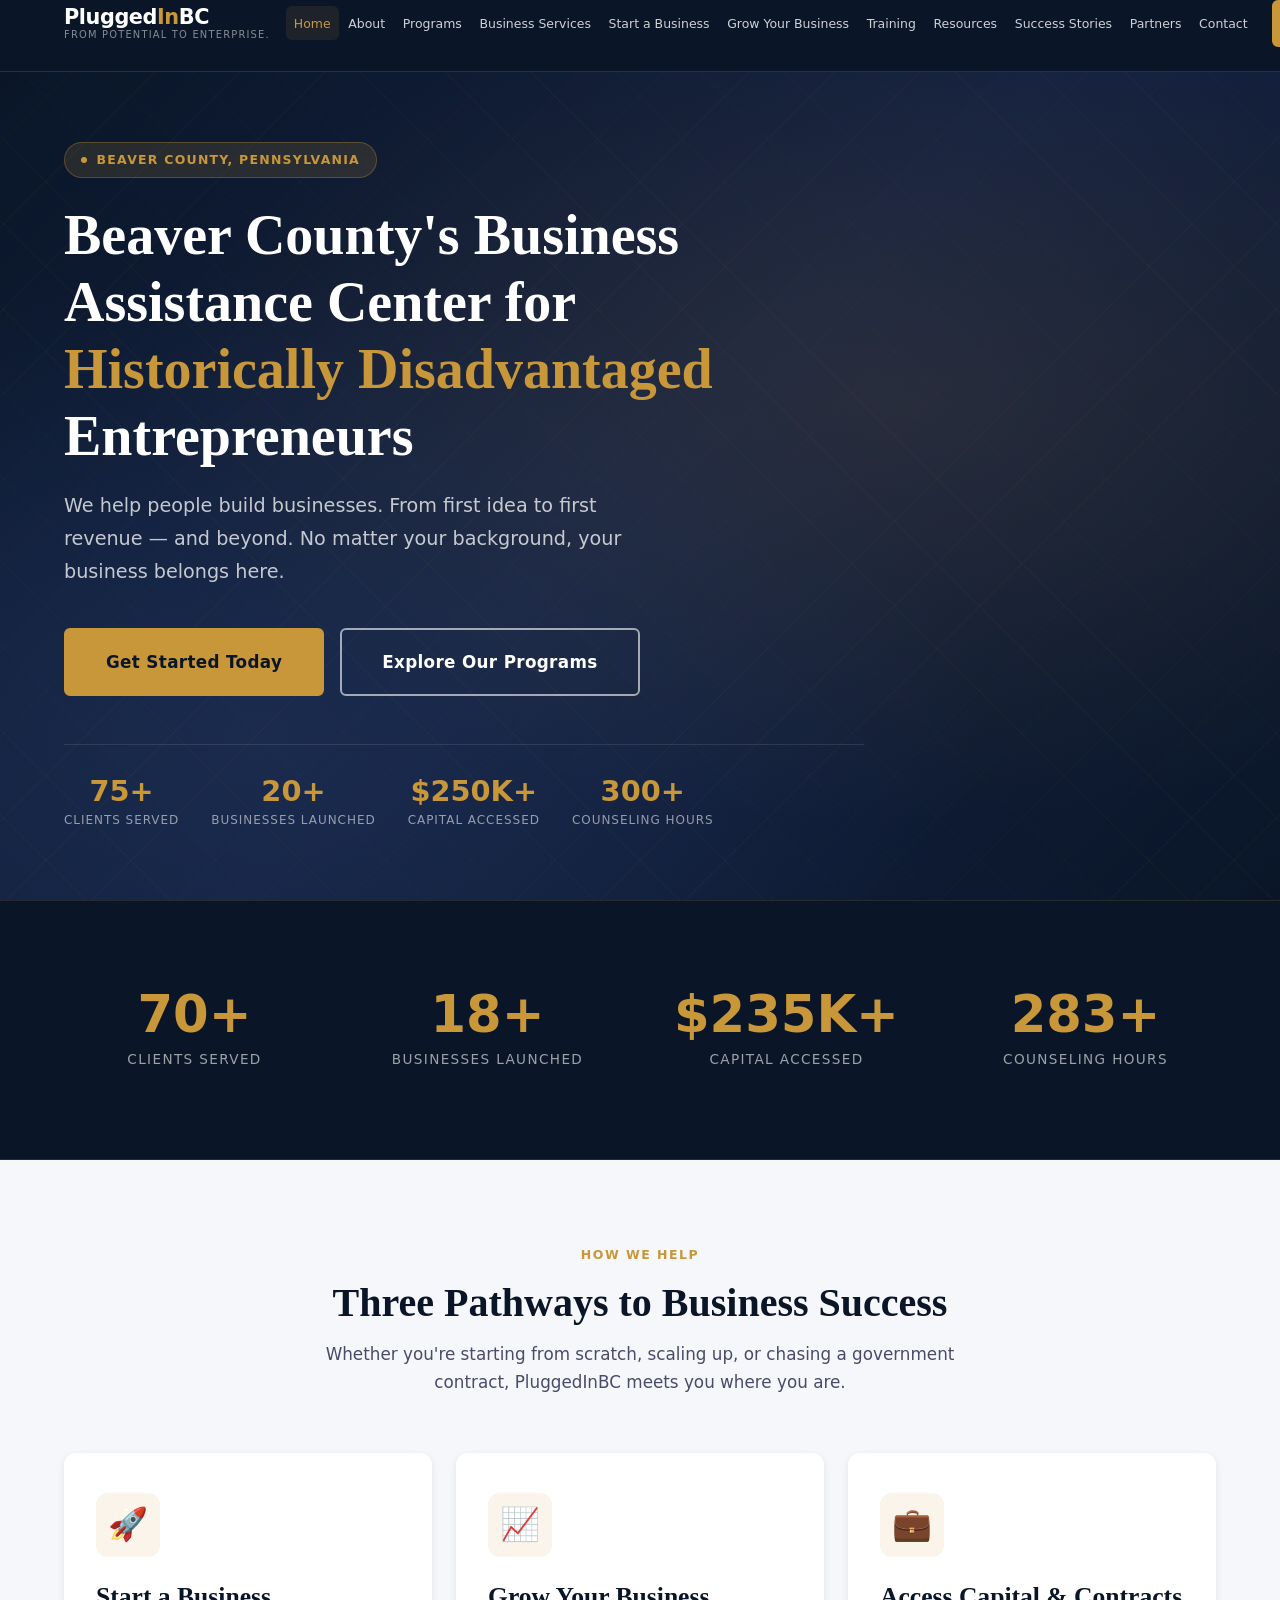
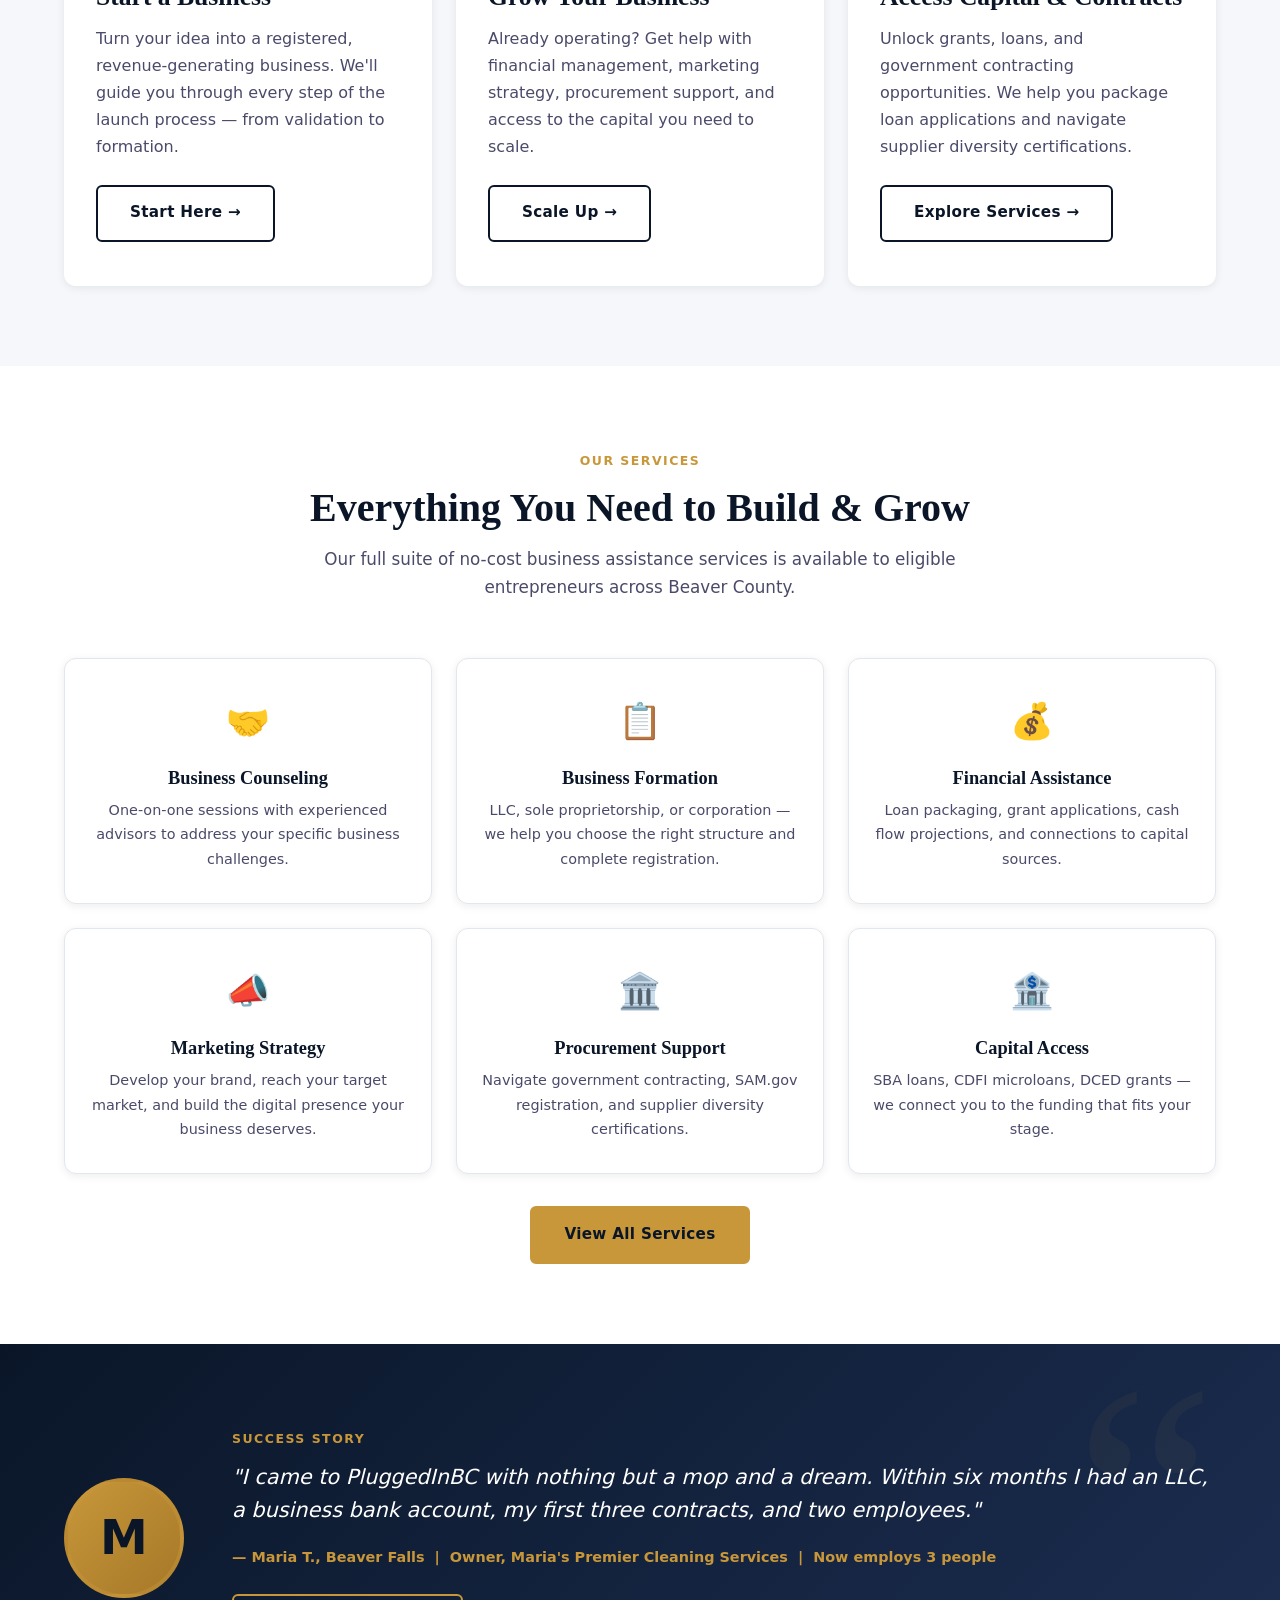
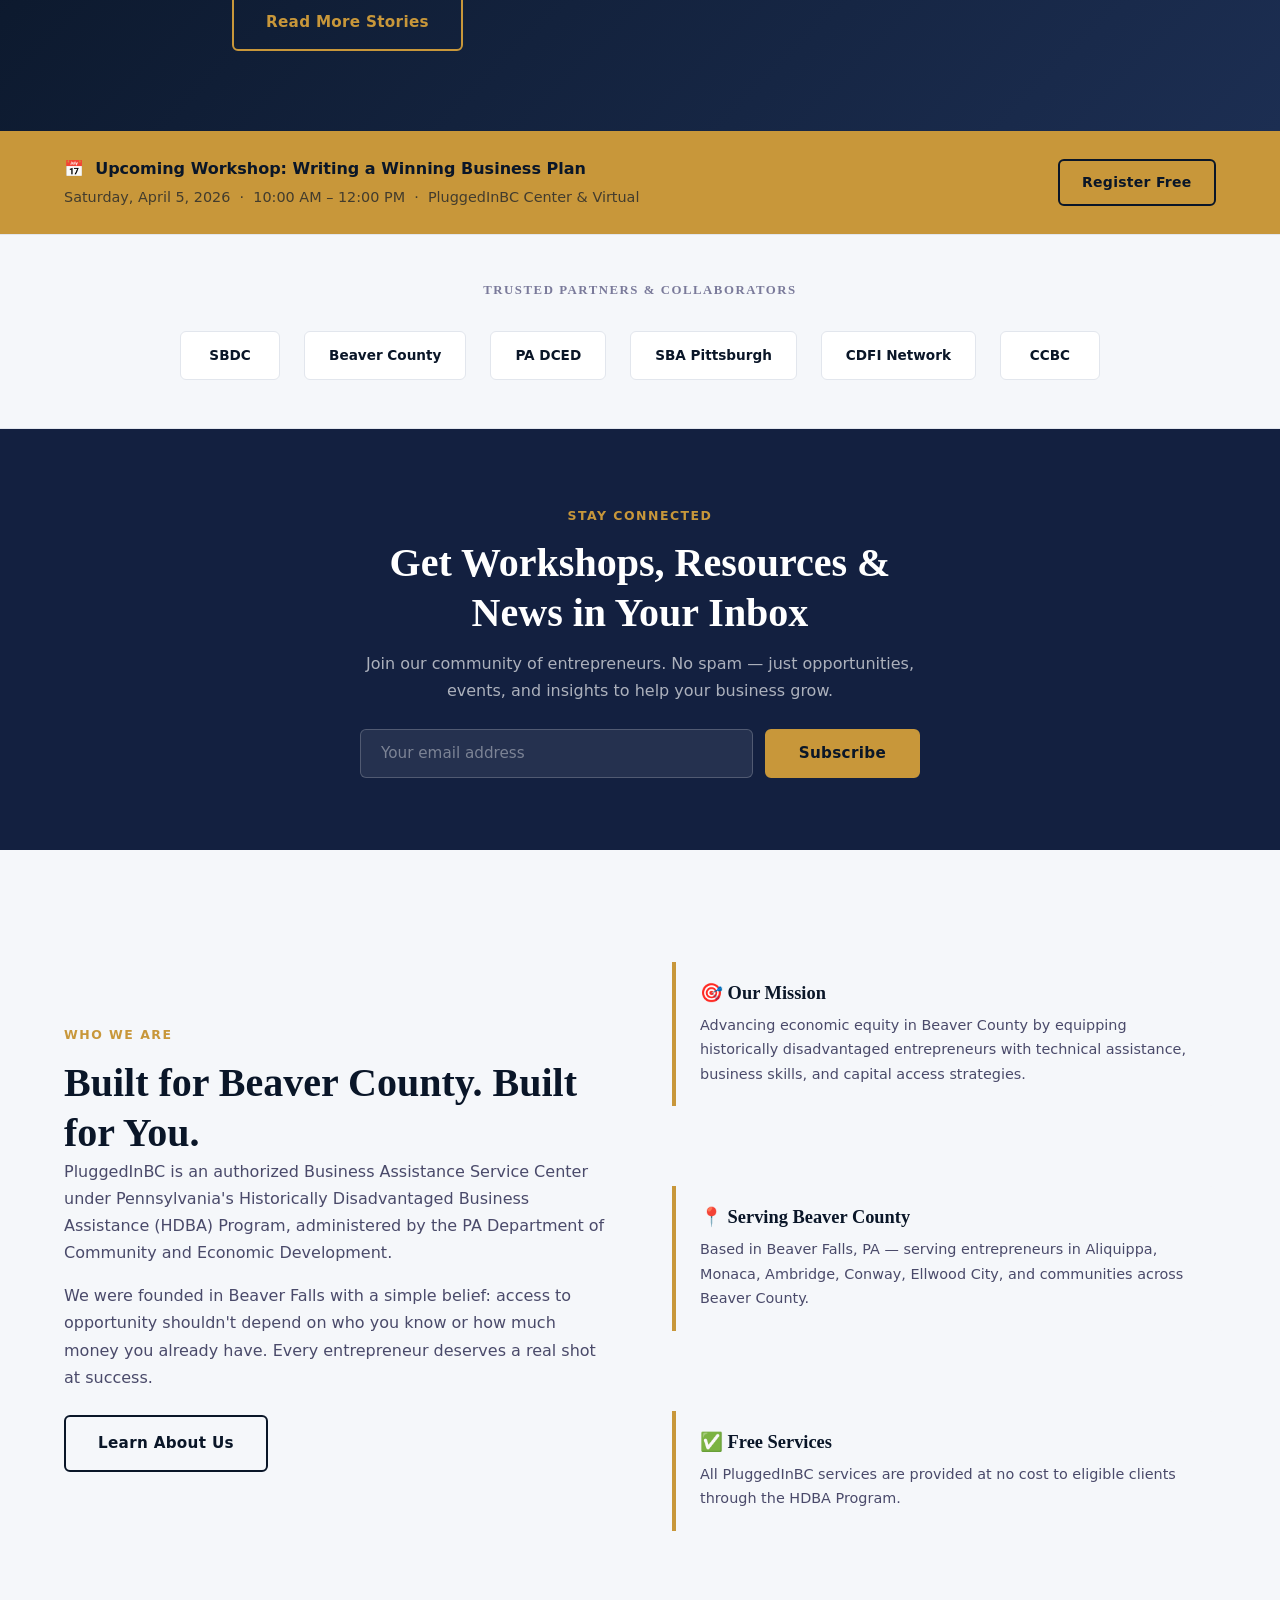
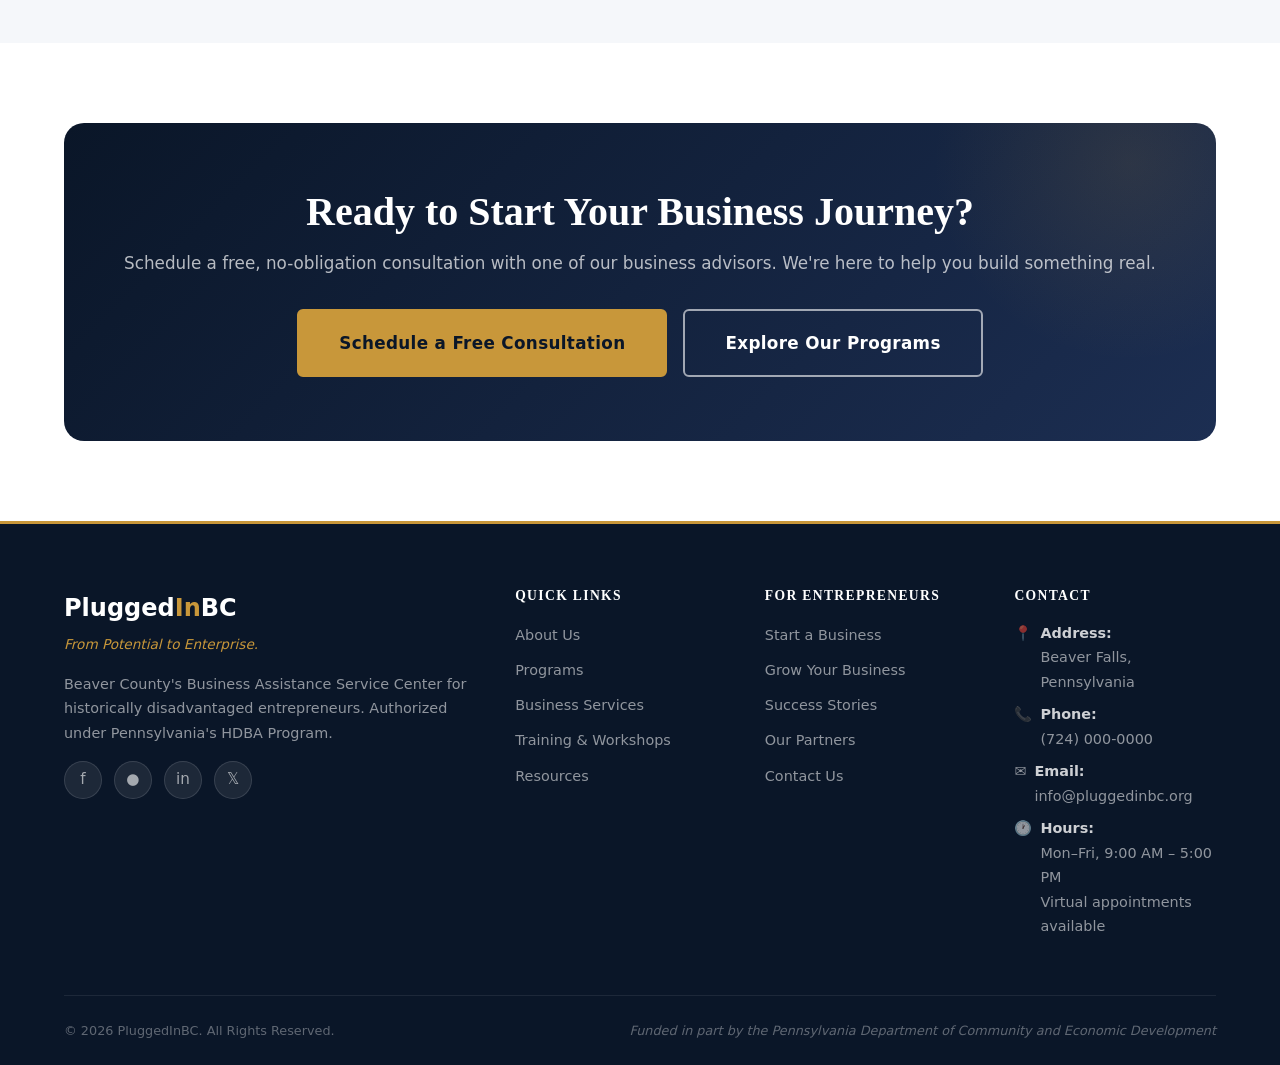
<file: index.html>
<!DOCTYPE html>
<html lang="en">
<head>
  <meta charset="UTF-8" />
  <meta name="viewport" content="width=device-width, initial-scale=1.0" />
  <meta name="description" content="PluggedInBC is Beaver County's Business Assistance Service Center for historically disadvantaged entrepreneurs. We help people build businesses from first idea to first revenue — and beyond." />
  <title>PluggedInBC — Beaver County's Business Assistance Center</title>
  <link rel="stylesheet" href="css/style.css" />
</head>
<body>

  <!-- ═══════════════════════════════════════════════════════
       NAVIGATION
  ═══════════════════════════════════════════════════════ -->
  <nav id="site-nav" role="navigation" aria-label="Main navigation">
    <div class="container">
      <div class="nav-inner">
        <a href="index.html" class="nav-logo" aria-label="PluggedInBC Home">
          <span class="logo-name">Plugged<span>In</span>BC</span>
          <span class="logo-tagline">From Potential to Enterprise.</span>
        </a>

        <div class="nav-links" id="nav-links">
          <a href="index.html" class="active">Home</a>
          <a href="about.html">About</a>
          <a href="programs.html">Programs</a>
          <a href="services.html">Business Services</a>
          <a href="start-a-business.html">Start a Business</a>
          <a href="grow-your-business.html">Grow Your Business</a>
          <a href="training.html">Training</a>
          <a href="resources.html">Resources</a>
          <a href="success-stories.html">Success Stories</a>
          <a href="partners.html">Partners</a>
          <a href="contact.html">Contact</a>
        </div>

        <a href="contact.html" class="btn btn-primary btn-sm nav-cta">Get Started</a>

        <button class="nav-hamburger" id="nav-hamburger" aria-label="Toggle navigation" aria-expanded="false" aria-controls="nav-links">
          <span></span><span></span><span></span>
        </button>
      </div>
    </div>
  </nav>

  <div class="page-content">

    <!-- ═══════════════════════════════════════════════════════
         HERO
    ═══════════════════════════════════════════════════════ -->
    <section class="hero" id="hero">
      <div class="hero-bg"></div>
      <div class="hero-pattern"></div>
      <div class="container">
        <div class="hero-content">
          <div class="hero-eyebrow">Beaver County, Pennsylvania</div>
          <h1>Beaver County's Business Assistance Center for <span>Historically Disadvantaged</span> Entrepreneurs</h1>
          <p class="hero-sub">We help people build businesses. From first idea to first revenue — and beyond. No matter your background, your business belongs here.</p>
          <div class="hero-actions">
            <a href="contact.html" class="btn btn-primary btn-lg">Get Started Today</a>
            <a href="programs.html" class="btn btn-secondary btn-lg">Explore Our Programs</a>
          </div>
          <div class="hero-stats">
            <div class="hero-stat">
              <div class="num">75+</div>
              <div class="lbl">Clients Served</div>
            </div>
            <div class="hero-stat">
              <div class="num">20+</div>
              <div class="lbl">Businesses Launched</div>
            </div>
            <div class="hero-stat">
              <div class="num">$250K+</div>
              <div class="lbl">Capital Accessed</div>
            </div>
            <div class="hero-stat">
              <div class="num">300+</div>
              <div class="lbl">Counseling Hours</div>
            </div>
          </div>
        </div>
      </div>
    </section>

    <!-- ═══════════════════════════════════════════════════════
         IMPACT COUNTERS
    ═══════════════════════════════════════════════════════ -->
    <section class="counters-section" aria-label="Impact statistics">
      <div class="container">
        <div class="counters-grid">
          <div class="counter-card animate-on-scroll">
            <div class="counter-value" data-count="75" data-suffix="+">0+</div>
            <div class="counter-label">Clients Served</div>
          </div>
          <div class="counter-card animate-on-scroll">
            <div class="counter-value" data-count="20" data-suffix="+">0+</div>
            <div class="counter-label">Businesses Launched</div>
          </div>
          <div class="counter-card animate-on-scroll">
            <div class="counter-value" data-count="250" data-prefix="$" data-suffix="K+">$0K+</div>
            <div class="counter-label">Capital Accessed</div>
          </div>
          <div class="counter-card animate-on-scroll">
            <div class="counter-value" data-count="300" data-suffix="+">0+</div>
            <div class="counter-label">Counseling Hours</div>
          </div>
        </div>
      </div>
    </section>

    <!-- ═══════════════════════════════════════════════════════
         THREE PILLARS
    ═══════════════════════════════════════════════════════ -->
    <section class="section pillars-section">
      <div class="container">
        <div class="section-header">
          <span class="section-label">How We Help</span>
          <h2>Three Pathways to Business Success</h2>
          <p>Whether you're starting from scratch, scaling up, or chasing a government contract, PluggedInBC meets you where you are.</p>
        </div>
        <div class="pillars-grid">
          <div class="pillar-card animate-on-scroll">
            <div class="pillar-icon">🚀</div>
            <h3>Start a Business</h3>
            <p>Turn your idea into a registered, revenue-generating business. We'll guide you through every step of the launch process — from validation to formation.</p>
            <a href="start-a-business.html" class="btn btn-outline">Start Here →</a>
          </div>
          <div class="pillar-card animate-on-scroll">
            <div class="pillar-icon">📈</div>
            <h3>Grow Your Business</h3>
            <p>Already operating? Get help with financial management, marketing strategy, procurement support, and access to the capital you need to scale.</p>
            <a href="grow-your-business.html" class="btn btn-outline">Scale Up →</a>
          </div>
          <div class="pillar-card animate-on-scroll">
            <div class="pillar-icon">💼</div>
            <h3>Access Capital &amp; Contracts</h3>
            <p>Unlock grants, loans, and government contracting opportunities. We help you package loan applications and navigate supplier diversity certifications.</p>
            <a href="services.html" class="btn btn-outline">Explore Services →</a>
          </div>
        </div>
      </div>
    </section>

    <!-- ═══════════════════════════════════════════════════════
         SERVICES PREVIEW
    ═══════════════════════════════════════════════════════ -->
    <section class="section bg-white">
      <div class="container">
        <div class="section-header">
          <span class="section-label">Our Services</span>
          <h2>Everything You Need to Build &amp; Grow</h2>
          <p>Our full suite of no-cost business assistance services is available to eligible entrepreneurs across Beaver County.</p>
        </div>
        <div class="services-grid">
          <div class="service-card animate-on-scroll">
            <span class="service-icon">🤝</span>
            <h4>Business Counseling</h4>
            <p>One-on-one sessions with experienced advisors to address your specific business challenges.</p>
          </div>
          <div class="service-card animate-on-scroll">
            <span class="service-icon">📋</span>
            <h4>Business Formation</h4>
            <p>LLC, sole proprietorship, or corporation — we help you choose the right structure and complete registration.</p>
          </div>
          <div class="service-card animate-on-scroll">
            <span class="service-icon">💰</span>
            <h4>Financial Assistance</h4>
            <p>Loan packaging, grant applications, cash flow projections, and connections to capital sources.</p>
          </div>
          <div class="service-card animate-on-scroll">
            <span class="service-icon">📣</span>
            <h4>Marketing Strategy</h4>
            <p>Develop your brand, reach your target market, and build the digital presence your business deserves.</p>
          </div>
          <div class="service-card animate-on-scroll">
            <span class="service-icon">🏛️</span>
            <h4>Procurement Support</h4>
            <p>Navigate government contracting, SAM.gov registration, and supplier diversity certifications.</p>
          </div>
          <div class="service-card animate-on-scroll">
            <span class="service-icon">🏦</span>
            <h4>Capital Access</h4>
            <p>SBA loans, CDFI microloans, DCED grants — we connect you to the funding that fits your stage.</p>
          </div>
        </div>
        <div class="text-center mt-4">
          <a href="services.html" class="btn btn-primary">View All Services</a>
        </div>
      </div>
    </section>

    <!-- ═══════════════════════════════════════════════════════
         FEATURED SUCCESS STORY
    ═══════════════════════════════════════════════════════ -->
    <section class="story-teaser">
      <div class="container">
        <div class="story-inner">
          <div class="story-avatar" aria-hidden="true">M</div>
          <div class="story-body">
            <span class="section-label">Success Story</span>
            <blockquote>"I came to PluggedInBC with nothing but a mop and a dream. Within six months I had an LLC, a business bank account, my first three contracts, and two employees."</blockquote>
            <cite>— Maria T., Beaver Falls &nbsp;|&nbsp; Owner, Maria's Premier Cleaning Services &nbsp;|&nbsp; Now employs 3 people</cite>
            <div class="mt-3">
              <a href="success-stories.html" class="btn btn-gold-outline">Read More Stories</a>
            </div>
          </div>
        </div>
      </div>
    </section>

    <!-- ═══════════════════════════════════════════════════════
         UPCOMING WORKSHOP BANNER
    ═══════════════════════════════════════════════════════ -->
    <div class="workshop-banner">
      <div class="container">
        <div class="workshop-banner-inner">
          <div>
            <p>📅 &nbsp;Upcoming Workshop: <strong>Writing a Winning Business Plan</strong></p>
            <span>Saturday, April 5, 2026 &nbsp;·&nbsp; 10:00 AM – 12:00 PM &nbsp;·&nbsp; PluggedInBC Center &amp; Virtual</span>
          </div>
          <a href="training.html" class="btn btn-outline btn-sm">Register Free</a>
        </div>
      </div>
    </div>

    <!-- ═══════════════════════════════════════════════════════
         PARTNER STRIP
    ═══════════════════════════════════════════════════════ -->
    <section class="partners-strip" aria-label="Our partners">
      <div class="container">
        <h3>Trusted Partners &amp; Collaborators</h3>
        <div class="partner-logos">
          <div class="partner-badge">SBDC</div>
          <div class="partner-badge">Beaver County</div>
          <div class="partner-badge">PA DCED</div>
          <div class="partner-badge">SBA Pittsburgh</div>
          <div class="partner-badge">CDFI Network</div>
          <div class="partner-badge">CCBC</div>
        </div>
      </div>
    </section>

    <!-- ═══════════════════════════════════════════════════════
         NEWSLETTER
    ═══════════════════════════════════════════════════════ -->
    <section class="newsletter-section">
      <div class="container">
        <div class="newsletter-inner">
          <span class="section-label" style="color:var(--gold);">Stay Connected</span>
          <h2>Get Workshops, Resources &amp; News in Your Inbox</h2>
          <p>Join our community of entrepreneurs. No spam — just opportunities, events, and insights to help your business grow.</p>
          <form class="newsletter-form" novalidate>
            <input type="email" placeholder="Your email address" required aria-label="Email address" />
            <button type="submit" class="btn btn-primary">Subscribe</button>
          </form>
        </div>
      </div>
    </section>

    <!-- ═══════════════════════════════════════════════════════
         ABOUT TEASER
    ═══════════════════════════════════════════════════════ -->
    <section class="section bg-light">
      <div class="container">
        <div class="two-col">
          <div>
            <span class="section-label">Who We Are</span>
            <h2>Built for Beaver County. Built for You.</h2>
            <p>PluggedInBC is an authorized Business Assistance Service Center under Pennsylvania's Historically Disadvantaged Business Assistance (HDBA) Program, administered by the PA Department of Community and Economic Development.</p>
            <p>We were founded in Beaver Falls with a simple belief: access to opportunity shouldn't depend on who you know or how much money you already have. Every entrepreneur deserves a real shot at success.</p>
            <div class="mt-3">
              <a href="about.html" class="btn btn-outline">Learn About Us</a>
            </div>
          </div>
          <div style="display:flex; flex-direction:column; gap:1rem;">
            <div class="info-box">
              <h4>🎯 Our Mission</h4>
              <p>Advancing economic equity in Beaver County by equipping historically disadvantaged entrepreneurs with technical assistance, business skills, and capital access strategies.</p>
            </div>
            <div class="info-box">
              <h4>📍 Serving Beaver County</h4>
              <p>Based in Beaver Falls, PA — serving entrepreneurs in Aliquippa, Monaca, Ambridge, Conway, Ellwood City, and communities across Beaver County.</p>
            </div>
            <div class="info-box">
              <h4>✅ Free Services</h4>
              <p>All PluggedInBC services are provided at no cost to eligible clients through the HDBA Program.</p>
            </div>
          </div>
        </div>
      </div>
    </section>

    <!-- ═══════════════════════════════════════════════════════
         FINAL CTA
    ═══════════════════════════════════════════════════════ -->
    <section class="section">
      <div class="container">
        <div class="cta-box">
          <h2>Ready to Start Your Business Journey?</h2>
          <p>Schedule a free, no-obligation consultation with one of our business advisors. We're here to help you build something real.</p>
          <div class="btn-group">
            <a href="contact.html" class="btn btn-primary btn-lg">Schedule a Free Consultation</a>
            <a href="programs.html" class="btn btn-secondary btn-lg">Explore Our Programs</a>
          </div>
        </div>
      </div>
    </section>

  </div><!-- .page-content -->

  <!-- ═══════════════════════════════════════════════════════
       FOOTER
  ═══════════════════════════════════════════════════════ -->
  <footer id="site-footer">
    <div class="container">
      <div class="footer-grid">
        <div class="footer-brand">
          <div class="logo-name">Plugged<span>In</span>BC</div>
          <div class="tagline">From Potential to Enterprise.</div>
          <p>Beaver County's Business Assistance Service Center for historically disadvantaged entrepreneurs. Authorized under Pennsylvania's HDBA Program.</p>
          <div class="social-links" aria-label="Social media links">
            <a href="#" class="social-link" aria-label="Facebook">f</a>
            <a href="#" class="social-link" aria-label="Instagram">&#9679;</a>
            <a href="#" class="social-link" aria-label="LinkedIn">in</a>
            <a href="#" class="social-link" aria-label="Twitter/X">𝕏</a>
          </div>
        </div>
        <div class="footer-col">
          <h5>Quick Links</h5>
          <ul>
            <li><a href="about.html">About Us</a></li>
            <li><a href="programs.html">Programs</a></li>
            <li><a href="services.html">Business Services</a></li>
            <li><a href="training.html">Training &amp; Workshops</a></li>
            <li><a href="resources.html">Resources</a></li>
          </ul>
        </div>
        <div class="footer-col">
          <h5>For Entrepreneurs</h5>
          <ul>
            <li><a href="start-a-business.html">Start a Business</a></li>
            <li><a href="grow-your-business.html">Grow Your Business</a></li>
            <li><a href="success-stories.html">Success Stories</a></li>
            <li><a href="partners.html">Our Partners</a></li>
            <li><a href="contact.html">Contact Us</a></li>
          </ul>
        </div>
        <div class="footer-col footer-contact">
          <h5>Contact</h5>
          <p><span>📍</span> <span><strong>Address:</strong><br>Beaver Falls, Pennsylvania</span></p>
          <p><span>📞</span> <span><strong>Phone:</strong><br><a href="tel:7240000000" style="color:rgba(255,255,255,0.55)">(724) 000-0000</a></span></p>
          <p><span>✉️</span> <span><strong>Email:</strong><br><a href="mailto:info@pluggedinbc.org" style="color:rgba(255,255,255,0.55)">info@pluggedinbc.org</a></span></p>
          <p><span>🕐</span> <span><strong>Hours:</strong><br>Mon–Fri, 9:00 AM – 5:00 PM<br>Virtual appointments available</span></p>
        </div>
      </div>
      <div class="footer-bottom">
        <p>&copy; 2026 PluggedInBC. All Rights Reserved.</p>
        <p class="footer-funding">Funded in part by the Pennsylvania Department of Community and Economic Development</p>
      </div>
    </div>
  </footer>

  <script src="js/main.js"></script>
</body>
</html>
</file>
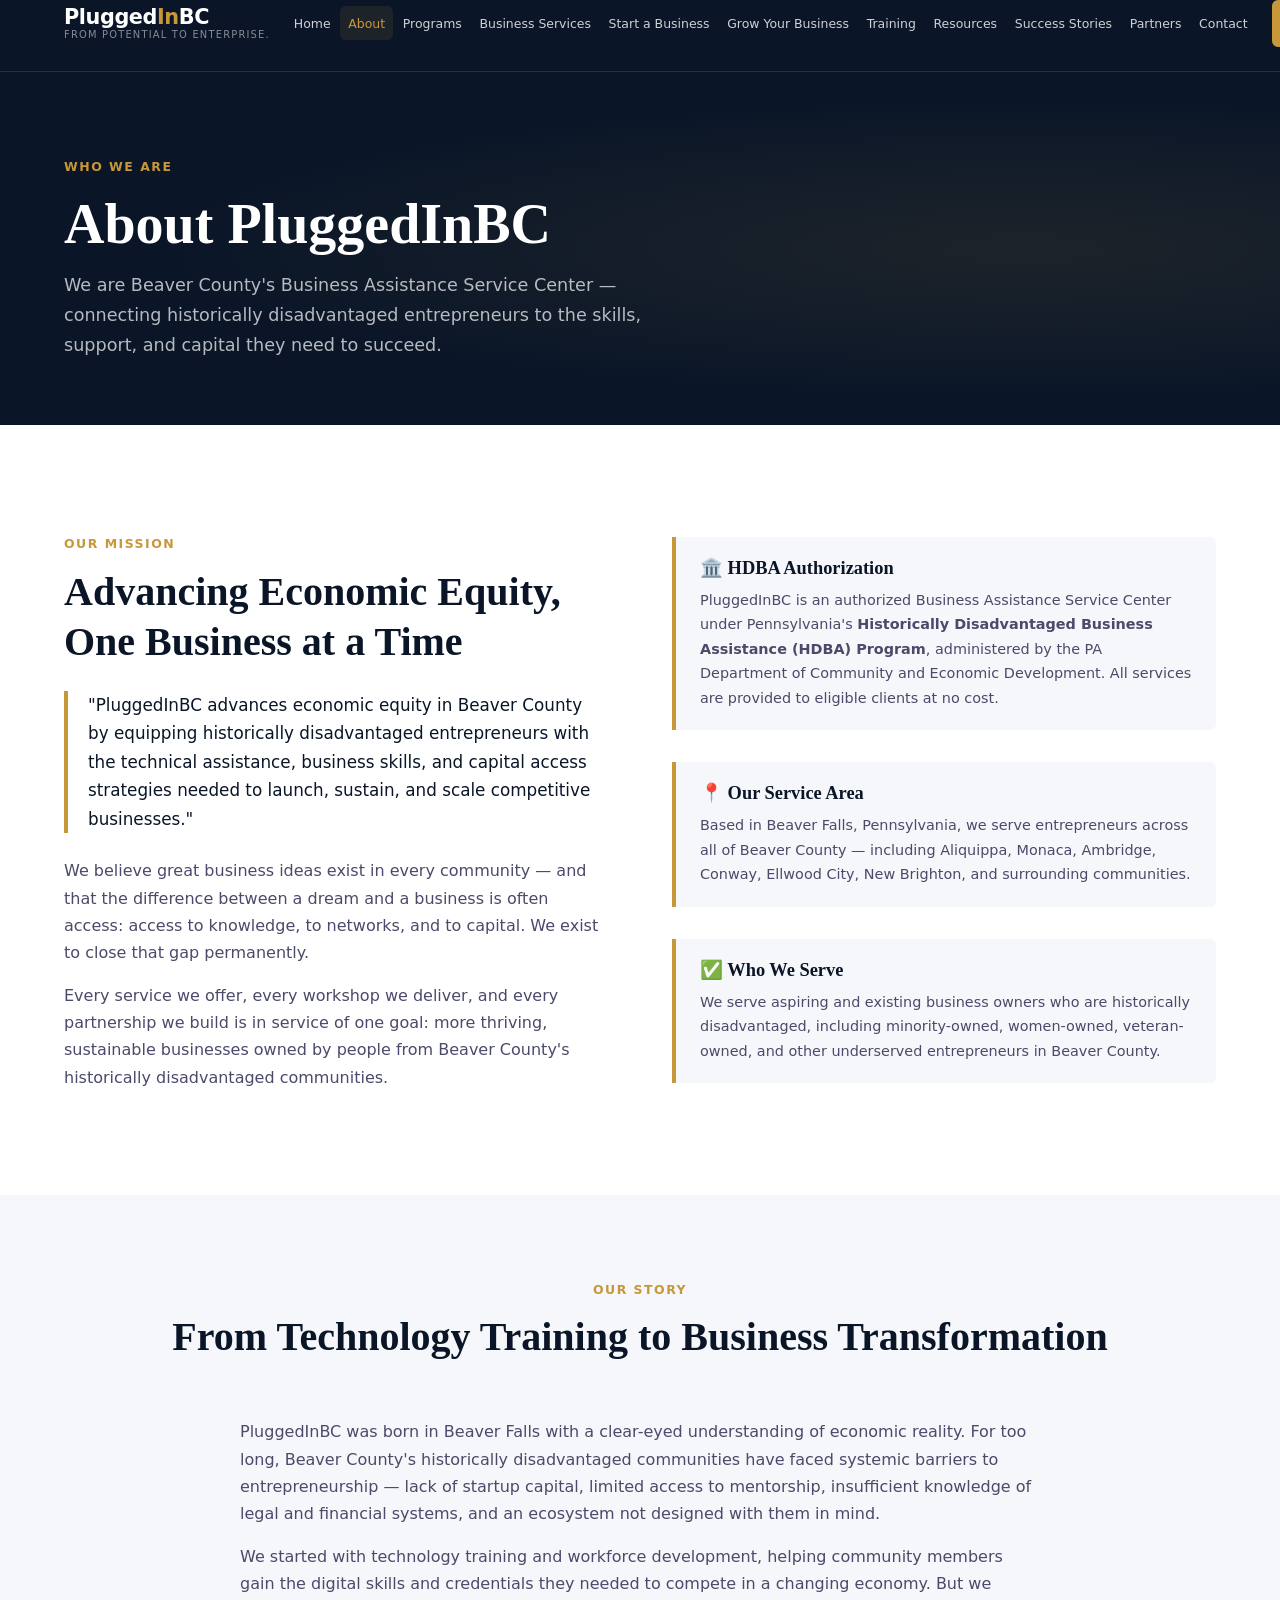
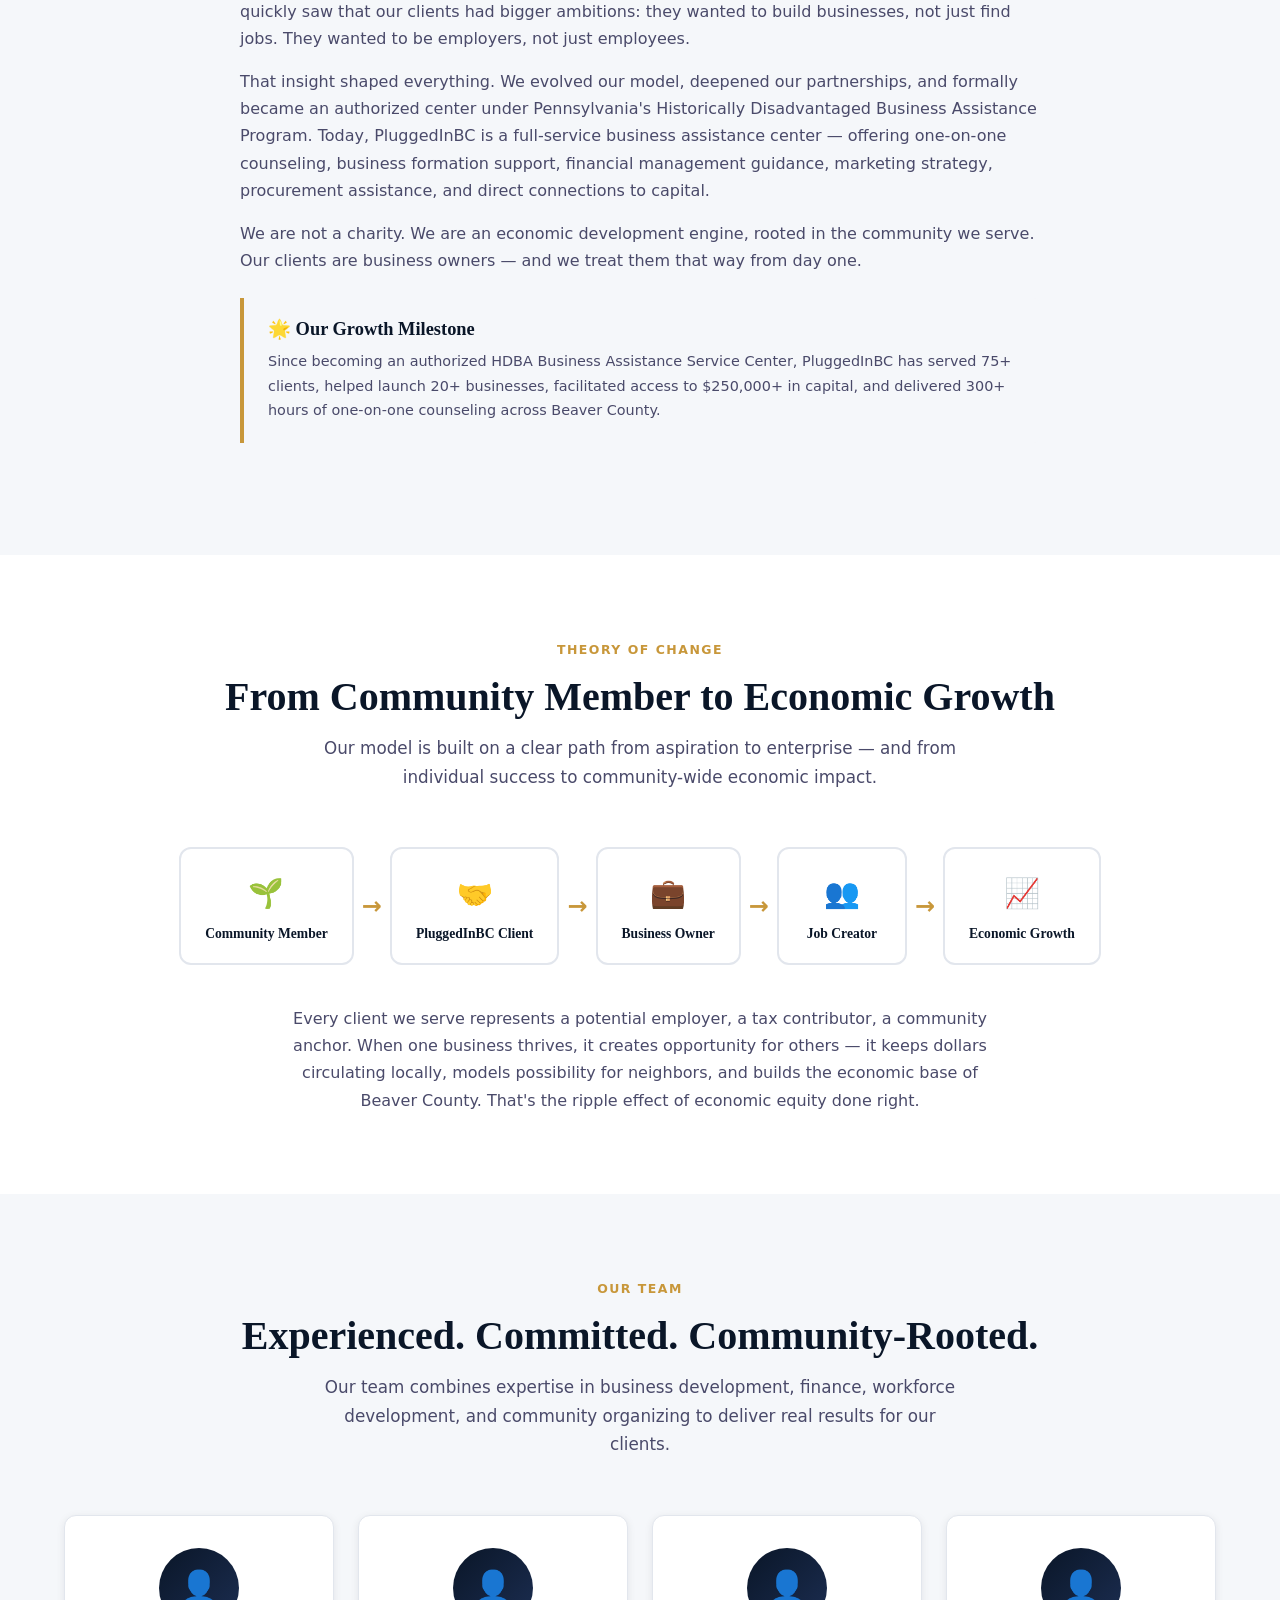
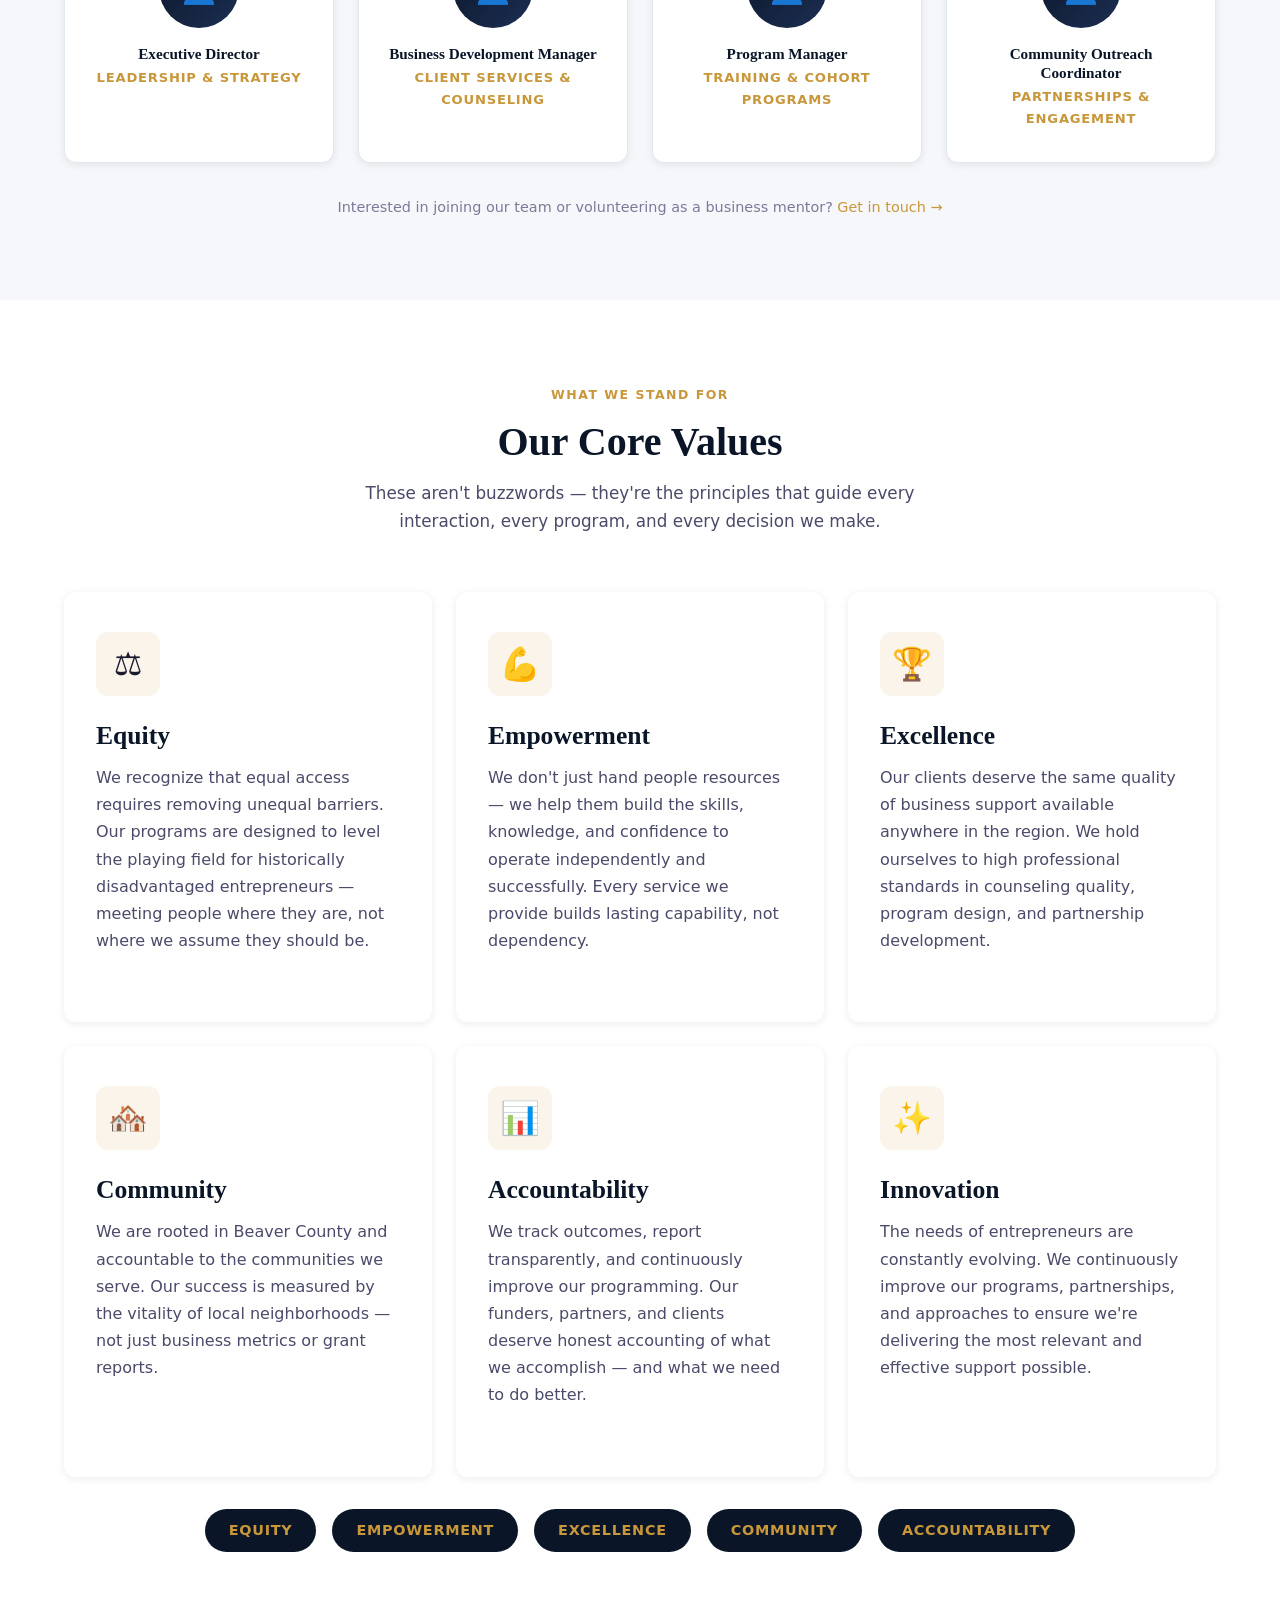
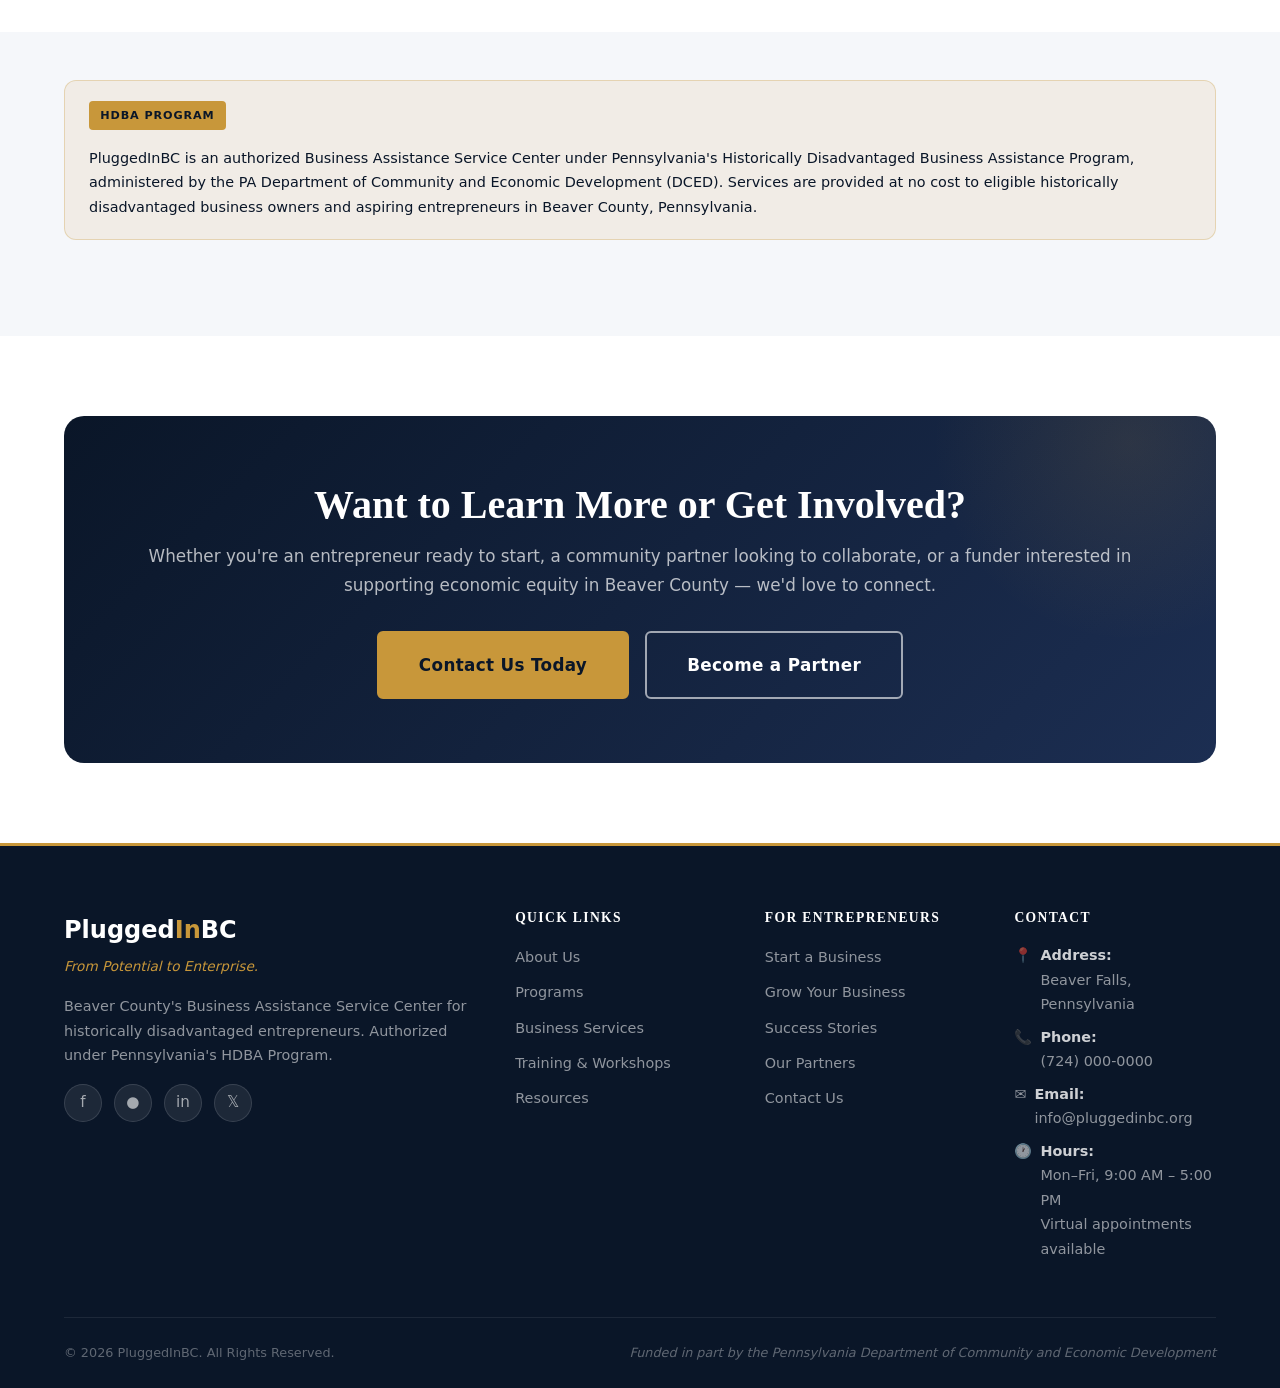
<file: about.html>
<!DOCTYPE html>
<html lang="en">
<head>
  <meta charset="UTF-8" />
  <meta name="viewport" content="width=device-width, initial-scale=1.0" />
  <meta name="description" content="Learn about PluggedInBC — our mission, story, team, and values as Beaver County's authorized HDBA Business Assistance Service Center." />
  <title>About Us — PluggedInBC</title>
  <link rel="stylesheet" href="css/style.css" />
</head>
<body>

  <nav id="site-nav" role="navigation" aria-label="Main navigation">
    <div class="container">
      <div class="nav-inner">
        <a href="index.html" class="nav-logo">
          <span class="logo-name">Plugged<span>In</span>BC</span>
          <span class="logo-tagline">From Potential to Enterprise.</span>
        </a>
        <div class="nav-links" id="nav-links">
          <a href="index.html">Home</a>
          <a href="about.html" class="active">About</a>
          <a href="programs.html">Programs</a>
          <a href="services.html">Business Services</a>
          <a href="start-a-business.html">Start a Business</a>
          <a href="grow-your-business.html">Grow Your Business</a>
          <a href="training.html">Training</a>
          <a href="resources.html">Resources</a>
          <a href="success-stories.html">Success Stories</a>
          <a href="partners.html">Partners</a>
          <a href="contact.html">Contact</a>
        </div>
        <a href="contact.html" class="btn btn-primary btn-sm nav-cta">Get Started</a>
        <button class="nav-hamburger" id="nav-hamburger" aria-label="Toggle navigation" aria-expanded="false" aria-controls="nav-links">
          <span></span><span></span><span></span>
        </button>
      </div>
    </div>
  </nav>

  <div class="page-content">

    <section class="page-hero">
      <div class="container">
        <span class="section-label">Who We Are</span>
        <h1>About PluggedInBC</h1>
        <p>We are Beaver County's Business Assistance Service Center — connecting historically disadvantaged entrepreneurs to the skills, support, and capital they need to succeed.</p>
      </div>
    </section>

    <!-- MISSION -->
    <section class="section">
      <div class="container">
        <div class="two-col">
          <div>
            <span class="section-label">Our Mission</span>
            <h2>Advancing Economic Equity, One Business at a Time</h2>
            <p style="font-size:1.05rem; color:var(--navy); font-weight:500; line-height:1.7; border-left:4px solid var(--gold); padding-left:1.25rem; margin:1.5rem 0;">
              "PluggedInBC advances economic equity in Beaver County by equipping historically disadvantaged entrepreneurs with the technical assistance, business skills, and capital access strategies needed to launch, sustain, and scale competitive businesses."
            </p>
            <p>We believe great business ideas exist in every community — and that the difference between a dream and a business is often access: access to knowledge, to networks, and to capital. We exist to close that gap permanently.</p>
            <p>Every service we offer, every workshop we deliver, and every partnership we build is in service of one goal: more thriving, sustainable businesses owned by people from Beaver County's historically disadvantaged communities.</p>
          </div>
          <div>
            <div class="info-box">
              <h4>🏛️ HDBA Authorization</h4>
              <p>PluggedInBC is an authorized Business Assistance Service Center under Pennsylvania's <strong>Historically Disadvantaged Business Assistance (HDBA) Program</strong>, administered by the PA Department of Community and Economic Development. All services are provided to eligible clients at no cost.</p>
            </div>
            <div class="info-box mt-2">
              <h4>📍 Our Service Area</h4>
              <p>Based in Beaver Falls, Pennsylvania, we serve entrepreneurs across all of Beaver County — including Aliquippa, Monaca, Ambridge, Conway, Ellwood City, New Brighton, and surrounding communities.</p>
            </div>
            <div class="info-box mt-2">
              <h4>✅ Who We Serve</h4>
              <p>We serve aspiring and existing business owners who are historically disadvantaged, including minority-owned, women-owned, veteran-owned, and other underserved entrepreneurs in Beaver County.</p>
            </div>
          </div>
        </div>
      </div>
    </section>

    <!-- OUR STORY -->
    <section class="section bg-light">
      <div class="container">
        <div class="section-header">
          <span class="section-label">Our Story</span>
          <h2>From Technology Training to Business Transformation</h2>
        </div>
        <div style="max-width:800px; margin:0 auto;">
          <p>PluggedInBC was born in Beaver Falls with a clear-eyed understanding of economic reality. For too long, Beaver County's historically disadvantaged communities have faced systemic barriers to entrepreneurship — lack of startup capital, limited access to mentorship, insufficient knowledge of legal and financial systems, and an ecosystem not designed with them in mind.</p>
          <p>We started with technology training and workforce development, helping community members gain the digital skills and credentials they needed to compete in a changing economy. But we quickly saw that our clients had bigger ambitions: they wanted to build businesses, not just find jobs. They wanted to be employers, not just employees.</p>
          <p>That insight shaped everything. We evolved our model, deepened our partnerships, and formally became an authorized center under Pennsylvania's Historically Disadvantaged Business Assistance Program. Today, PluggedInBC is a full-service business assistance center — offering one-on-one counseling, business formation support, financial management guidance, marketing strategy, procurement assistance, and direct connections to capital.</p>
          <p>We are not a charity. We are an economic development engine, rooted in the community we serve. Our clients are business owners — and we treat them that way from day one.</p>
          <div class="info-box mt-3">
            <h4>🌟 Our Growth Milestone</h4>
            <p>Since becoming an authorized HDBA Business Assistance Service Center, PluggedInBC has served 75+ clients, helped launch 20+ businesses, facilitated access to $250,000+ in capital, and delivered 300+ hours of one-on-one counseling across Beaver County.</p>
          </div>
        </div>
      </div>
    </section>

    <!-- THEORY OF CHANGE -->
    <section class="section">
      <div class="container">
        <div class="section-header">
          <span class="section-label">Theory of Change</span>
          <h2>From Community Member to Economic Growth</h2>
          <p>Our model is built on a clear path from aspiration to enterprise — and from individual success to community-wide economic impact.</p>
        </div>
        <div class="toc-flow">
          <div class="toc-step animate-on-scroll">
            <div class="icon">🌱</div>
            <h5>Community Member</h5>
          </div>
          <div class="toc-arrow" aria-hidden="true">→</div>
          <div class="toc-step animate-on-scroll">
            <div class="icon">🤝</div>
            <h5>PluggedInBC Client</h5>
          </div>
          <div class="toc-arrow" aria-hidden="true">→</div>
          <div class="toc-step animate-on-scroll">
            <div class="icon">💼</div>
            <h5>Business Owner</h5>
          </div>
          <div class="toc-arrow" aria-hidden="true">→</div>
          <div class="toc-step animate-on-scroll">
            <div class="icon">👥</div>
            <h5>Job Creator</h5>
          </div>
          <div class="toc-arrow" aria-hidden="true">→</div>
          <div class="toc-step animate-on-scroll">
            <div class="icon">📈</div>
            <h5>Economic Growth</h5>
          </div>
        </div>
        <div style="max-width:700px; margin:2.5rem auto 0; text-align:center;">
          <p>Every client we serve represents a potential employer, a tax contributor, a community anchor. When one business thrives, it creates opportunity for others — it keeps dollars circulating locally, models possibility for neighbors, and builds the economic base of Beaver County. That's the ripple effect of economic equity done right.</p>
        </div>
      </div>
    </section>

    <!-- TEAM -->
    <section class="section bg-light">
      <div class="container">
        <div class="section-header">
          <span class="section-label">Our Team</span>
          <h2>Experienced. Committed. Community-Rooted.</h2>
          <p>Our team combines expertise in business development, finance, workforce development, and community organizing to deliver real results for our clients.</p>
        </div>
        <div class="team-grid">
          <div class="team-card animate-on-scroll">
            <div class="team-avatar" aria-hidden="true">👤</div>
            <h4>Executive Director</h4>
            <p>Leadership &amp; Strategy</p>
          </div>
          <div class="team-card animate-on-scroll">
            <div class="team-avatar" aria-hidden="true">👤</div>
            <h4>Business Development Manager</h4>
            <p>Client Services &amp; Counseling</p>
          </div>
          <div class="team-card animate-on-scroll">
            <div class="team-avatar" aria-hidden="true">👤</div>
            <h4>Program Manager</h4>
            <p>Training &amp; Cohort Programs</p>
          </div>
          <div class="team-card animate-on-scroll">
            <div class="team-avatar" aria-hidden="true">👤</div>
            <h4>Community Outreach Coordinator</h4>
            <p>Partnerships &amp; Engagement</p>
          </div>
        </div>
        <div class="text-center mt-4">
          <p style="color:var(--text-light); font-size:0.9rem;">Interested in joining our team or volunteering as a business mentor? <a href="contact.html">Get in touch →</a></p>
        </div>
      </div>
    </section>

    <!-- VALUES -->
    <section class="section">
      <div class="container">
        <div class="section-header">
          <span class="section-label">What We Stand For</span>
          <h2>Our Core Values</h2>
          <p>These aren't buzzwords — they're the principles that guide every interaction, every program, and every decision we make.</p>
        </div>
        <div style="display:grid; grid-template-columns:repeat(3,1fr); gap:1.5rem;" class="values-detail-grid">
          <div class="pillar-card animate-on-scroll">
            <div class="pillar-icon">⚖️</div>
            <h3>Equity</h3>
            <p>We recognize that equal access requires removing unequal barriers. Our programs are designed to level the playing field for historically disadvantaged entrepreneurs — meeting people where they are, not where we assume they should be.</p>
          </div>
          <div class="pillar-card animate-on-scroll">
            <div class="pillar-icon">💪</div>
            <h3>Empowerment</h3>
            <p>We don't just hand people resources — we help them build the skills, knowledge, and confidence to operate independently and successfully. Every service we provide builds lasting capability, not dependency.</p>
          </div>
          <div class="pillar-card animate-on-scroll">
            <div class="pillar-icon">🏆</div>
            <h3>Excellence</h3>
            <p>Our clients deserve the same quality of business support available anywhere in the region. We hold ourselves to high professional standards in counseling quality, program design, and partnership development.</p>
          </div>
          <div class="pillar-card animate-on-scroll">
            <div class="pillar-icon">🏘️</div>
            <h3>Community</h3>
            <p>We are rooted in Beaver County and accountable to the communities we serve. Our success is measured by the vitality of local neighborhoods — not just business metrics or grant reports.</p>
          </div>
          <div class="pillar-card animate-on-scroll">
            <div class="pillar-icon">📊</div>
            <h3>Accountability</h3>
            <p>We track outcomes, report transparently, and continuously improve our programming. Our funders, partners, and clients deserve honest accounting of what we accomplish — and what we need to do better.</p>
          </div>
          <div class="pillar-card animate-on-scroll">
            <div class="pillar-icon">✨</div>
            <h3>Innovation</h3>
            <p>The needs of entrepreneurs are constantly evolving. We continuously improve our programs, partnerships, and approaches to ensure we're delivering the most relevant and effective support possible.</p>
          </div>
        </div>
        <div class="values-row mt-4">
          <span class="value-pill">Equity</span>
          <span class="value-pill">Empowerment</span>
          <span class="value-pill">Excellence</span>
          <span class="value-pill">Community</span>
          <span class="value-pill">Accountability</span>
        </div>
      </div>
    </section>

    <!-- HDBA NOTICE -->
    <section class="section-sm bg-light">
      <div class="container">
        <div class="compliance-banner">
          <span class="badge">HDBA Program</span>
          <p>PluggedInBC is an authorized Business Assistance Service Center under Pennsylvania's Historically Disadvantaged Business Assistance Program, administered by the PA Department of Community and Economic Development (DCED). Services are provided at no cost to eligible historically disadvantaged business owners and aspiring entrepreneurs in Beaver County, Pennsylvania.</p>
        </div>
      </div>
    </section>

    <!-- CTA -->
    <section class="section">
      <div class="container">
        <div class="cta-box">
          <h2>Want to Learn More or Get Involved?</h2>
          <p>Whether you're an entrepreneur ready to start, a community partner looking to collaborate, or a funder interested in supporting economic equity in Beaver County — we'd love to connect.</p>
          <div class="btn-group">
            <a href="contact.html" class="btn btn-primary btn-lg">Contact Us Today</a>
            <a href="partners.html" class="btn btn-secondary btn-lg">Become a Partner</a>
          </div>
        </div>
      </div>
    </section>

  </div>

  <footer id="site-footer">
    <div class="container">
      <div class="footer-grid">
        <div class="footer-brand">
          <div class="logo-name">Plugged<span>In</span>BC</div>
          <div class="tagline">From Potential to Enterprise.</div>
          <p>Beaver County's Business Assistance Service Center for historically disadvantaged entrepreneurs. Authorized under Pennsylvania's HDBA Program.</p>
          <div class="social-links">
            <a href="#" class="social-link" aria-label="Facebook">f</a>
            <a href="#" class="social-link" aria-label="Instagram">&#9679;</a>
            <a href="#" class="social-link" aria-label="LinkedIn">in</a>
            <a href="#" class="social-link" aria-label="Twitter/X">𝕏</a>
          </div>
        </div>
        <div class="footer-col">
          <h5>Quick Links</h5>
          <ul>
            <li><a href="about.html">About Us</a></li>
            <li><a href="programs.html">Programs</a></li>
            <li><a href="services.html">Business Services</a></li>
            <li><a href="training.html">Training &amp; Workshops</a></li>
            <li><a href="resources.html">Resources</a></li>
          </ul>
        </div>
        <div class="footer-col">
          <h5>For Entrepreneurs</h5>
          <ul>
            <li><a href="start-a-business.html">Start a Business</a></li>
            <li><a href="grow-your-business.html">Grow Your Business</a></li>
            <li><a href="success-stories.html">Success Stories</a></li>
            <li><a href="partners.html">Our Partners</a></li>
            <li><a href="contact.html">Contact Us</a></li>
          </ul>
        </div>
        <div class="footer-col footer-contact">
          <h5>Contact</h5>
          <p><span>📍</span><span><strong>Address:</strong><br>Beaver Falls, Pennsylvania</span></p>
          <p><span>📞</span><span><strong>Phone:</strong><br><a href="tel:7240000000" style="color:rgba(255,255,255,0.55)">(724) 000-0000</a></span></p>
          <p><span>✉️</span><span><strong>Email:</strong><br><a href="mailto:info@pluggedinbc.org" style="color:rgba(255,255,255,0.55)">info@pluggedinbc.org</a></span></p>
          <p><span>🕐</span><span><strong>Hours:</strong><br>Mon–Fri, 9:00 AM – 5:00 PM<br>Virtual appointments available</span></p>
        </div>
      </div>
      <div class="footer-bottom">
        <p>&copy; 2026 PluggedInBC. All Rights Reserved.</p>
        <p class="footer-funding">Funded in part by the Pennsylvania Department of Community and Economic Development</p>
      </div>
    </div>
  </footer>

  <script src="js/main.js"></script>
</body>
</html>
</file>
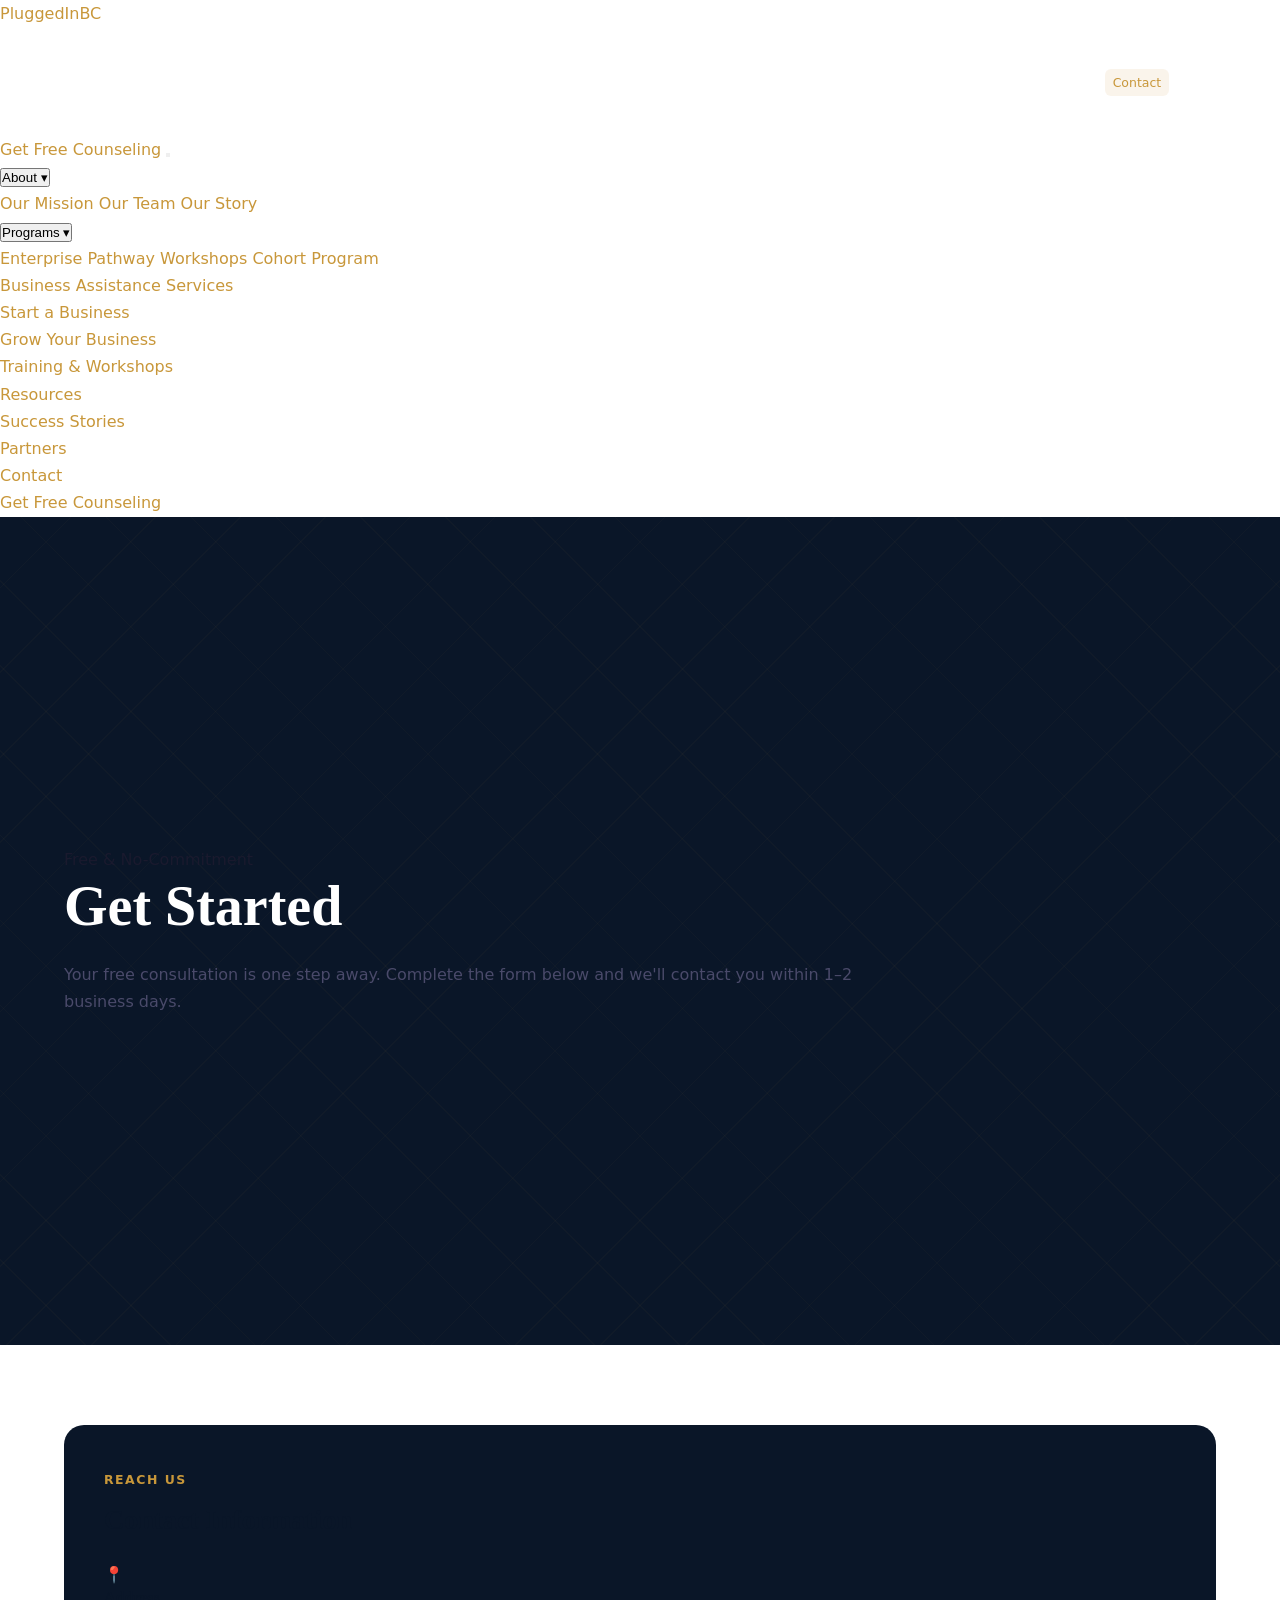
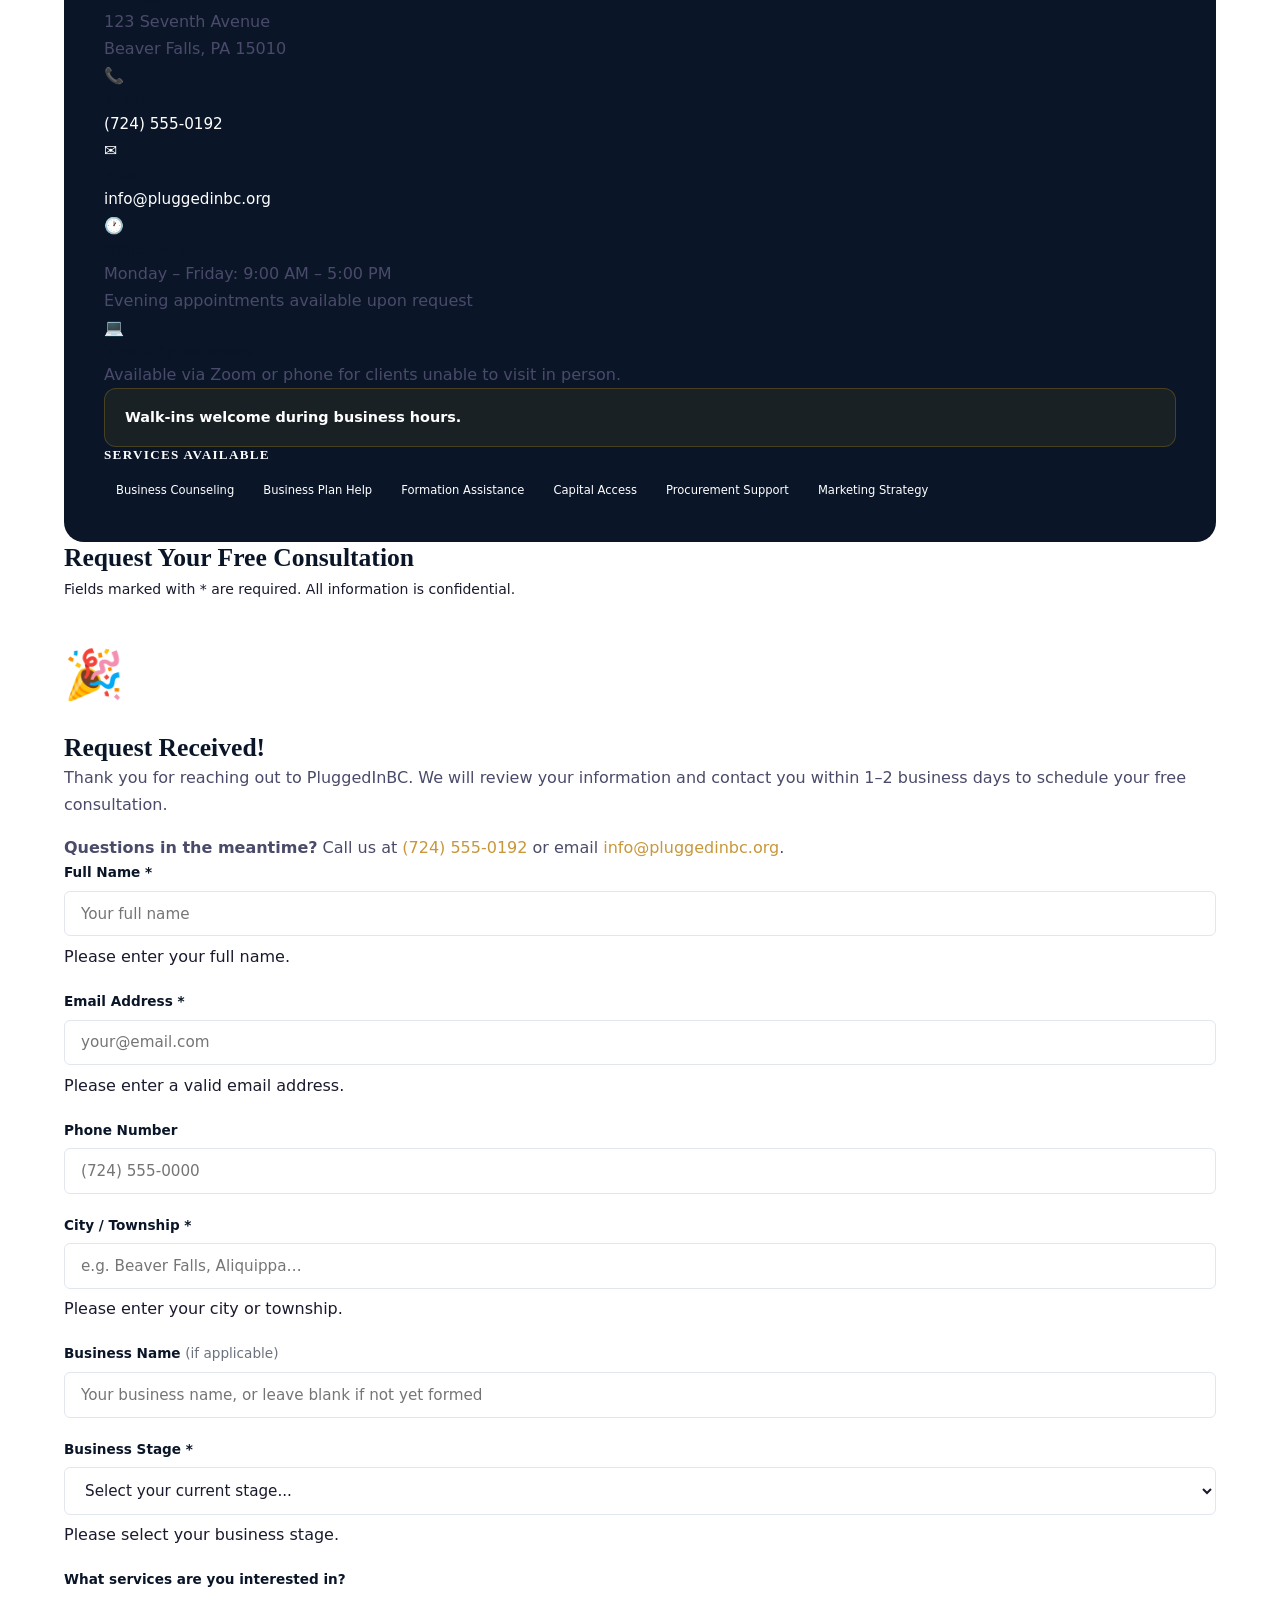
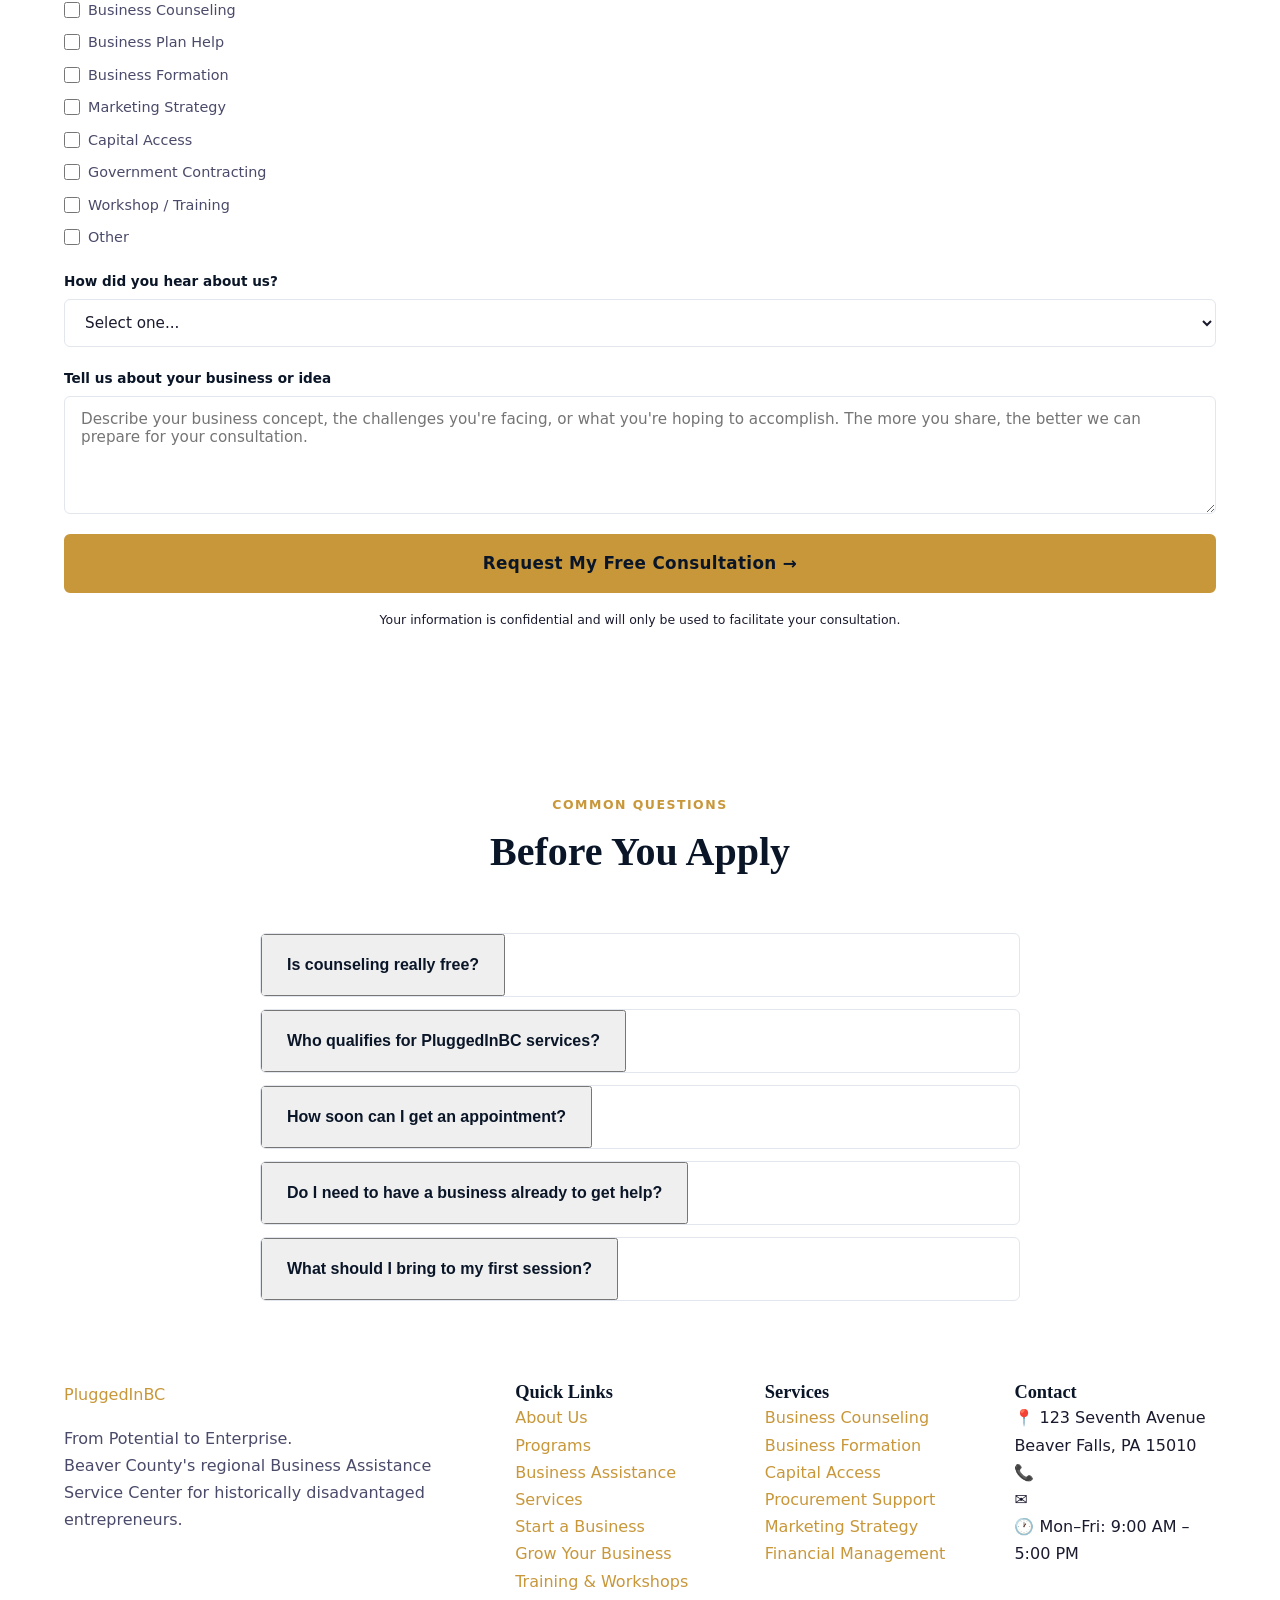
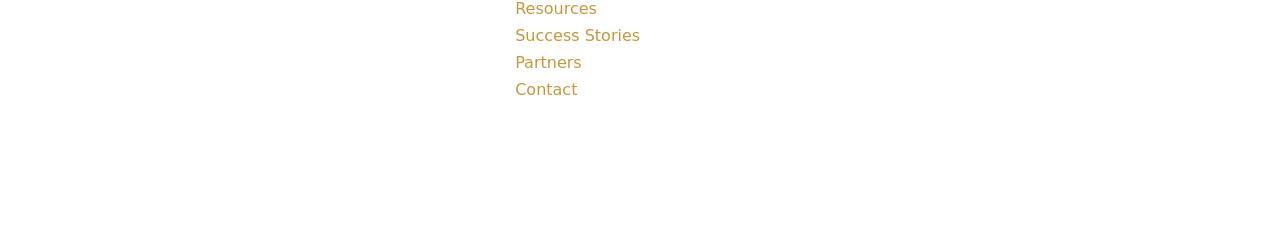
<file: contact.html>
<!DOCTYPE html>
<html lang="en">
<head>
  <meta charset="UTF-8" />
  <meta name="viewport" content="width=device-width, initial-scale=1.0" />
  <meta name="description" content="Get started with PluggedInBC — request your free business counseling consultation. Serving historically disadvantaged entrepreneurs in Beaver County, PA. No cost, no commitment." />
  <title>Get Started — Free Consultation | PluggedInBC</title>
  <link rel="preconnect" href="https://fonts.googleapis.com" />
  <link rel="preconnect" href="https://fonts.gstatic.com" crossorigin />
  <link href="https://fonts.googleapis.com/css2?family=Montserrat:wght@400;500;600;700;800;900&family=Open+Sans:wght@300;400;500;600;700&display=swap" rel="stylesheet" />
  <link rel="stylesheet" href="css/style.css" />
</head>
<body>

  <header class="site-header" role="banner">
    <nav class="nav-container" role="navigation" aria-label="Main navigation">
      <a href="index.html" class="nav-logo" aria-label="PluggedInBC Home">
        <span class="logo-text">PluggedIn<span class="bc">BC</span></span>
      </a>
      <ul class="nav-links" role="list">
        <li class="has-dropdown">
          <a href="about.html">About</a>
          <ul class="dropdown-menu" role="list">
            <li><a href="about.html#mission">Our Mission</a></li>
            <li><a href="about.html#team">Our Team</a></li>
            <li><a href="about.html#story">Our Story</a></li>
          </ul>
        </li>
        <li class="has-dropdown">
          <a href="programs.html">Programs</a>
          <ul class="dropdown-menu" role="list">
            <li><a href="programs.html#enterprise-pathway">Enterprise Pathway</a></li>
            <li><a href="programs.html#workshops">Workshops</a></li>
            <li><a href="programs.html#cohort">Cohort Program</a></li>
          </ul>
        </li>
        <li><a href="services.html">Business Assistance Services</a></li>
        <li><a href="start-a-business.html">Start a Business</a></li>
        <li><a href="grow-your-business.html">Grow Your Business</a></li>
        <li><a href="training.html">Training &amp; Workshops</a></li>
        <li><a href="resources.html">Resources</a></li>
        <li><a href="success-stories.html">Success Stories</a></li>
        <li><a href="partners.html">Partners</a></li>
        <li><a href="contact.html" class="active">Contact</a></li>
      </ul>
      <a href="contact.html" class="nav-cta">Get Free Counseling</a>
      <button class="nav-toggle" aria-label="Toggle mobile menu" aria-expanded="false">
        <span></span><span></span><span></span>
      </button>
    </nav>
  </header>

  <div class="mobile-nav" role="dialog" aria-label="Mobile navigation">
    <ul class="mobile-nav-links" role="list">
      <li>
        <button class="mobile-dropdown-toggle" data-target="mob-about">About ▾</button>
        <div class="mobile-dropdown" id="mob-about">
          <a href="about.html#mission">Our Mission</a>
          <a href="about.html#team">Our Team</a>
          <a href="about.html#story">Our Story</a>
        </div>
      </li>
      <li>
        <button class="mobile-dropdown-toggle" data-target="mob-programs">Programs ▾</button>
        <div class="mobile-dropdown" id="mob-programs">
          <a href="programs.html#enterprise-pathway">Enterprise Pathway</a>
          <a href="programs.html#workshops">Workshops</a>
          <a href="programs.html#cohort">Cohort Program</a>
        </div>
      </li>
      <li><a href="services.html">Business Assistance Services</a></li>
      <li><a href="start-a-business.html">Start a Business</a></li>
      <li><a href="grow-your-business.html">Grow Your Business</a></li>
      <li><a href="training.html">Training &amp; Workshops</a></li>
      <li><a href="resources.html">Resources</a></li>
      <li><a href="success-stories.html">Success Stories</a></li>
      <li><a href="partners.html">Partners</a></li>
      <li><a href="contact.html">Contact</a></li>
    </ul>
    <a href="contact.html" class="mobile-nav-cta">Get Free Counseling</a>
  </div>

  <main id="main-content">

    <!-- HERO -->
    <section class="hero hero-inner" aria-label="Contact hero">
      <div class="hero-pattern" aria-hidden="true"></div>
      <div class="container">
        <div class="hero-content">
          <span class="hero-badge">Free &amp; No-Commitment</span>
          <h1>Get Started</h1>
          <p class="hero-subheadline">Your free consultation is one step away. Complete the form below and we'll contact you within 1–2 business days.</p>
        </div>
      </div>
    </section>

    <!-- CONTACT MAIN SECTION -->
    <section class="section section-light" aria-labelledby="contact-heading">
      <div class="container">
        <div class="contact-split">

          <!-- LEFT: Contact Info -->
          <div class="contact-info-block" aria-label="Contact information">
            <div>
              <span class="section-label">Reach Us</span>
              <h2 id="contact-heading" style="font-size:1.75rem;">Contact Information</h2>
              <span class="gold-line" aria-hidden="true" style="display:block; margin-bottom:1.5rem;"></span>
            </div>

            <div class="contact-info-item">
              <div class="contact-info-icon" aria-hidden="true">📍</div>
              <div class="contact-info-text">
                <h5>Address</h5>
                <p>123 Seventh Avenue<br>Beaver Falls, PA 15010</p>
              </div>
            </div>

            <div class="contact-info-item">
              <div class="contact-info-icon" aria-hidden="true">📞</div>
              <div class="contact-info-text">
                <h5>Phone</h5>
                <a href="tel:7245550192" style="color:var(--color-text); font-size:0.95rem;">(724) 555-0192</a>
              </div>
            </div>

            <div class="contact-info-item">
              <div class="contact-info-icon" aria-hidden="true">✉️</div>
              <div class="contact-info-text">
                <h5>Email</h5>
                <a href="mailto:info@pluggedinbc.org" style="color:var(--color-text); font-size:0.95rem;">info@pluggedinbc.org</a>
              </div>
            </div>

            <div class="contact-info-item">
              <div class="contact-info-icon" aria-hidden="true">🕐</div>
              <div class="contact-info-text">
                <h5>Office Hours</h5>
                <p>Monday – Friday: 9:00 AM – 5:00 PM<br>Evening appointments available upon request</p>
              </div>
            </div>

            <div class="contact-info-item">
              <div class="contact-info-icon" aria-hidden="true">💻</div>
              <div class="contact-info-text">
                <h5>Virtual Appointments</h5>
                <p>Available via Zoom or phone for clients unable to visit in person.</p>
              </div>
            </div>

            <div style="background:rgba(212,160,23,0.08); border:1px solid rgba(212,160,23,0.25); border-radius:var(--radius-md); padding:1rem 1.25rem;">
              <p style="font-size:0.9rem; font-weight:600; color:var(--color-dark);">Walk-ins welcome during business hours.</p>
            </div>

            <!-- Service badges -->
            <div>
              <h4 style="font-size:0.82rem; font-family:var(--font-heading); font-weight:700; letter-spacing:0.1em; text-transform:uppercase; color:var(--color-text-muted); margin-bottom:0.75rem;">Services Available</h4>
              <div class="topic-badges">
                <span class="topic-badge" style="font-size:0.72rem; padding:0.3rem 0.75rem;">Business Counseling</span>
                <span class="topic-badge" style="font-size:0.72rem; padding:0.3rem 0.75rem;">Business Plan Help</span>
                <span class="topic-badge" style="font-size:0.72rem; padding:0.3rem 0.75rem;">Formation Assistance</span>
                <span class="topic-badge" style="font-size:0.72rem; padding:0.3rem 0.75rem;">Capital Access</span>
                <span class="topic-badge" style="font-size:0.72rem; padding:0.3rem 0.75rem;">Procurement Support</span>
                <span class="topic-badge" style="font-size:0.72rem; padding:0.3rem 0.75rem;">Marketing Strategy</span>
              </div>
            </div>
          </div>

          <!-- RIGHT: Intake Form -->
          <div class="contact-form-wrap">
            <h3 style="margin-bottom:0.25rem;">Request Your Free Consultation</h3>
            <p style="font-size:0.875rem; color:var(--color-text-muted); margin-bottom:2rem;">Fields marked with * are required. All information is confidential.</p>

            <!-- Success Message -->
            <div id="form-success" class="form-success" role="alert" aria-live="polite">
              <div style="font-size:3rem; margin-bottom:1rem;" aria-hidden="true">🎉</div>
              <h3>Request Received!</h3>
              <p>Thank you for reaching out to PluggedInBC. We will review your information and contact you within 1–2 business days to schedule your free consultation.</p>
              <p style="margin-top:1rem;"><strong>Questions in the meantime?</strong> Call us at <a href="tel:7245550192" class="text-link">(724) 555-0192</a> or email <a href="mailto:info@pluggedinbc.org" class="text-link">info@pluggedinbc.org</a>.</p>
            </div>

            <form id="contact-form" novalidate aria-label="Free consultation request form">

              <!-- Row 1: Name + Email -->
              <div class="grid grid-2" style="gap:1rem;">
                <div class="form-group">
                  <label for="full-name">Full Name *</label>
                  <input type="text" id="full-name" name="full_name" placeholder="Your full name" required autocomplete="name" />
                  <span class="form-error">Please enter your full name.</span>
                </div>
                <div class="form-group">
                  <label for="email">Email Address *</label>
                  <input type="email" id="email" name="email" placeholder="your@email.com" required autocomplete="email" />
                  <span class="form-error">Please enter a valid email address.</span>
                </div>
              </div>

              <!-- Row 2: Phone + City -->
              <div class="grid grid-2" style="gap:1rem;">
                <div class="form-group">
                  <label for="phone">Phone Number</label>
                  <input type="tel" id="phone" name="phone" placeholder="(724) 555-0000" autocomplete="tel" />
                </div>
                <div class="form-group">
                  <label for="city">City / Township *</label>
                  <input type="text" id="city" name="city" placeholder="e.g. Beaver Falls, Aliquippa…" required />
                  <span class="form-error">Please enter your city or township.</span>
                </div>
              </div>

              <!-- Business Name -->
              <div class="form-group">
                <label for="business-name">Business Name <span style="font-weight:400; opacity:0.6;">(if applicable)</span></label>
                <input type="text" id="business-name" name="business_name" placeholder="Your business name, or leave blank if not yet formed" />
              </div>

              <!-- Business Stage -->
              <div class="form-group">
                <label for="business-stage">Business Stage *</label>
                <select id="business-stage" name="business_stage" required>
                  <option value="" disabled selected>Select your current stage...</option>
                  <option value="idea">I have an idea — not yet started</option>
                  <option value="forming">I'm in the process of forming my business</option>
                  <option value="operating-early">I'm operating (under 2 years in business)</option>
                  <option value="operating-established">I'm operating (2+ years in business)</option>
                  <option value="scaling">I'm looking to scale or expand</option>
                </select>
                <span class="form-error">Please select your business stage.</span>
              </div>

              <!-- Services Interested In -->
              <div class="form-group">
                <label>What services are you interested in?</label>
                <div class="checkbox-group">
                  <label class="checkbox-item">
                    <input type="checkbox" name="services[]" value="counseling" />
                    Business Counseling
                  </label>
                  <label class="checkbox-item">
                    <input type="checkbox" name="services[]" value="business-plan" />
                    Business Plan Help
                  </label>
                  <label class="checkbox-item">
                    <input type="checkbox" name="services[]" value="formation" />
                    Business Formation
                  </label>
                  <label class="checkbox-item">
                    <input type="checkbox" name="services[]" value="marketing" />
                    Marketing Strategy
                  </label>
                  <label class="checkbox-item">
                    <input type="checkbox" name="services[]" value="capital" />
                    Capital Access
                  </label>
                  <label class="checkbox-item">
                    <input type="checkbox" name="services[]" value="contracting" />
                    Government Contracting
                  </label>
                  <label class="checkbox-item">
                    <input type="checkbox" name="services[]" value="workshop" />
                    Workshop / Training
                  </label>
                  <label class="checkbox-item">
                    <input type="checkbox" name="services[]" value="other" />
                    Other
                  </label>
                </div>
              </div>

              <!-- How Did You Hear About Us -->
              <div class="form-group">
                <label for="referral-source">How did you hear about us?</label>
                <select id="referral-source" name="referral_source">
                  <option value="" disabled selected>Select one...</option>
                  <option value="word-of-mouth">Word of mouth</option>
                  <option value="social-media">Social media</option>
                  <option value="county-referral">County referral</option>
                  <option value="sbdc-referral">SBDC referral</option>
                  <option value="internet-search">Internet search</option>
                  <option value="flyer">Flyer / Poster</option>
                  <option value="other">Other</option>
                </select>
              </div>

              <!-- Tell Us More -->
              <div class="form-group">
                <label for="business-description">Tell us about your business or idea</label>
                <textarea id="business-description" name="description" rows="5" placeholder="Describe your business concept, the challenges you're facing, or what you're hoping to accomplish. The more you share, the better we can prepare for your consultation."></textarea>
              </div>

              <button type="submit" class="btn btn-primary btn-lg" style="width:100%; justify-content:center;">
                Request My Free Consultation →
              </button>

              <p style="font-size:0.78rem; color:var(--color-text-muted); text-align:center; margin-top:1rem;">Your information is confidential and will only be used to facilitate your consultation.</p>

            </form>
          </div>

        </div>
      </div>
    </section>

    <!-- FAQ BELOW FORM -->
    <section class="section section-white" aria-labelledby="contact-faq-heading">
      <div class="container">
        <div style="max-width:760px; margin:0 auto;">
          <div class="section-header centered">
            <span class="section-label">Common Questions</span>
            <h2 id="contact-faq-heading">Before You Apply</h2>
            <span class="gold-line centered" aria-hidden="true"></span>
          </div>

          <div class="faq-list" role="list">

            <div class="faq-item" role="listitem">
              <button class="faq-question" aria-expanded="false">Is counseling really free?</button>
              <div class="faq-answer">
                <div class="faq-answer-inner">Yes — our services are provided at no cost to qualifying clients. PluggedInBC is funded in part by the Pennsylvania Department of Community and Economic Development through the HDBA Program, which allows us to offer professional-grade services at no charge.</div>
              </div>
            </div>

            <div class="faq-item" role="listitem">
              <button class="faq-question" aria-expanded="false">Who qualifies for PluggedInBC services?</button>
              <div class="faq-answer">
                <div class="faq-answer-inner">Our services are designed for historically disadvantaged individuals, minority-owned businesses, and Beaver County residents and businesses at any stage — from pre-startup to established and growing. If you're unsure whether you qualify, submit the form and we'll discuss it with you.</div>
              </div>
            </div>

            <div class="faq-item" role="listitem">
              <button class="faq-question" aria-expanded="false">How soon can I get an appointment?</button>
              <div class="faq-answer">
                <div class="faq-answer-inner">Typically within one week of submitting this form. We will contact you within 1–2 business days to schedule your initial consultation at a time that works for you — in-person at our Beaver Falls office or virtually via Zoom or phone.</div>
              </div>
            </div>

            <div class="faq-item" role="listitem">
              <button class="faq-question" aria-expanded="false">Do I need to have a business already to get help?</button>
              <div class="faq-answer">
                <div class="faq-answer-inner">Not at all. We work with entrepreneurs at every stage — including those who just have an idea and haven't taken any steps yet. In fact, starting with counseling before you form your business can save you time, money, and mistakes.</div>
              </div>
            </div>

            <div class="faq-item" role="listitem">
              <button class="faq-question" aria-expanded="false">What should I bring to my first session?</button>
              <div class="faq-answer">
                <div class="faq-answer-inner">Just yourself and your ideas. If you have any business-related documents — a business plan draft, financial statements, existing business registration paperwork — bring those along. But don't let not having them stop you from reaching out.</div>
              </div>
            </div>

          </div>
        </div>
      </div>
    </section>

  </main>

  <footer class="site-footer" role="contentinfo">
    <div class="container">
      <div class="footer-grid">
        <div class="footer-logo-col">
          <a href="index.html" class="nav-logo" style="margin-bottom:1rem; display:inline-block;">
            <span class="logo-text">PluggedIn<span class="bc">BC</span></span>
          </a>
          <p class="footer-tagline">From Potential to Enterprise.<br>Beaver County's regional Business Assistance Service Center for historically disadvantaged entrepreneurs.</p>
          <div class="social-links" aria-label="Social media links">
            <a href="#" class="social-link" aria-label="Facebook">f</a>
            <a href="#" class="social-link" aria-label="Instagram">in</a>
            <a href="#" class="social-link" aria-label="LinkedIn">Li</a>
            <a href="#" class="social-link" aria-label="Twitter/X">X</a>
          </div>
        </div>
        <div>
          <h4 class="footer-heading">Quick Links</h4>
          <ul class="footer-links">
            <li><a href="about.html">About Us</a></li>
            <li><a href="programs.html">Programs</a></li>
            <li><a href="services.html">Business Assistance Services</a></li>
            <li><a href="start-a-business.html">Start a Business</a></li>
            <li><a href="grow-your-business.html">Grow Your Business</a></li>
            <li><a href="training.html">Training &amp; Workshops</a></li>
            <li><a href="resources.html">Resources</a></li>
            <li><a href="success-stories.html">Success Stories</a></li>
            <li><a href="partners.html">Partners</a></li>
            <li><a href="contact.html">Contact</a></li>
          </ul>
        </div>
        <div>
          <h4 class="footer-heading">Services</h4>
          <ul class="footer-links">
            <li><a href="services.html">Business Counseling</a></li>
            <li><a href="services.html">Business Formation</a></li>
            <li><a href="services.html">Capital Access</a></li>
            <li><a href="services.html">Procurement Support</a></li>
            <li><a href="services.html">Marketing Strategy</a></li>
            <li><a href="services.html">Financial Management</a></li>
          </ul>
        </div>
        <div>
          <h4 class="footer-heading">Contact</h4>
          <div class="footer-contact-info">
            <div class="footer-contact-item">
              <span class="icon" aria-hidden="true">📍</span>
              <span>123 Seventh Avenue<br>Beaver Falls, PA 15010</span>
            </div>
            <div class="footer-contact-item">
              <span class="icon" aria-hidden="true">📞</span>
              <span><a href="tel:7245550192" style="color:rgba(255,255,255,0.6)">(724) 555-0192</a></span>
            </div>
            <div class="footer-contact-item">
              <span class="icon" aria-hidden="true">✉️</span>
              <span><a href="mailto:info@pluggedinbc.org" style="color:rgba(255,255,255,0.6)">info@pluggedinbc.org</a></span>
            </div>
            <div class="footer-contact-item">
              <span class="icon" aria-hidden="true">🕐</span>
              <span>Mon–Fri: 9:00 AM – 5:00 PM</span>
            </div>
          </div>
        </div>
      </div>
      <div class="footer-bottom">
        <p>© 2025 PluggedInBC. A Pennsylvania Nonprofit Corporation.<br>Funded in part by the Pennsylvania Department of Community and Economic Development.</p>
      </div>
    </div>
  </footer>

  <script src="js/main.js"></script>
</body>
</html>
</file>
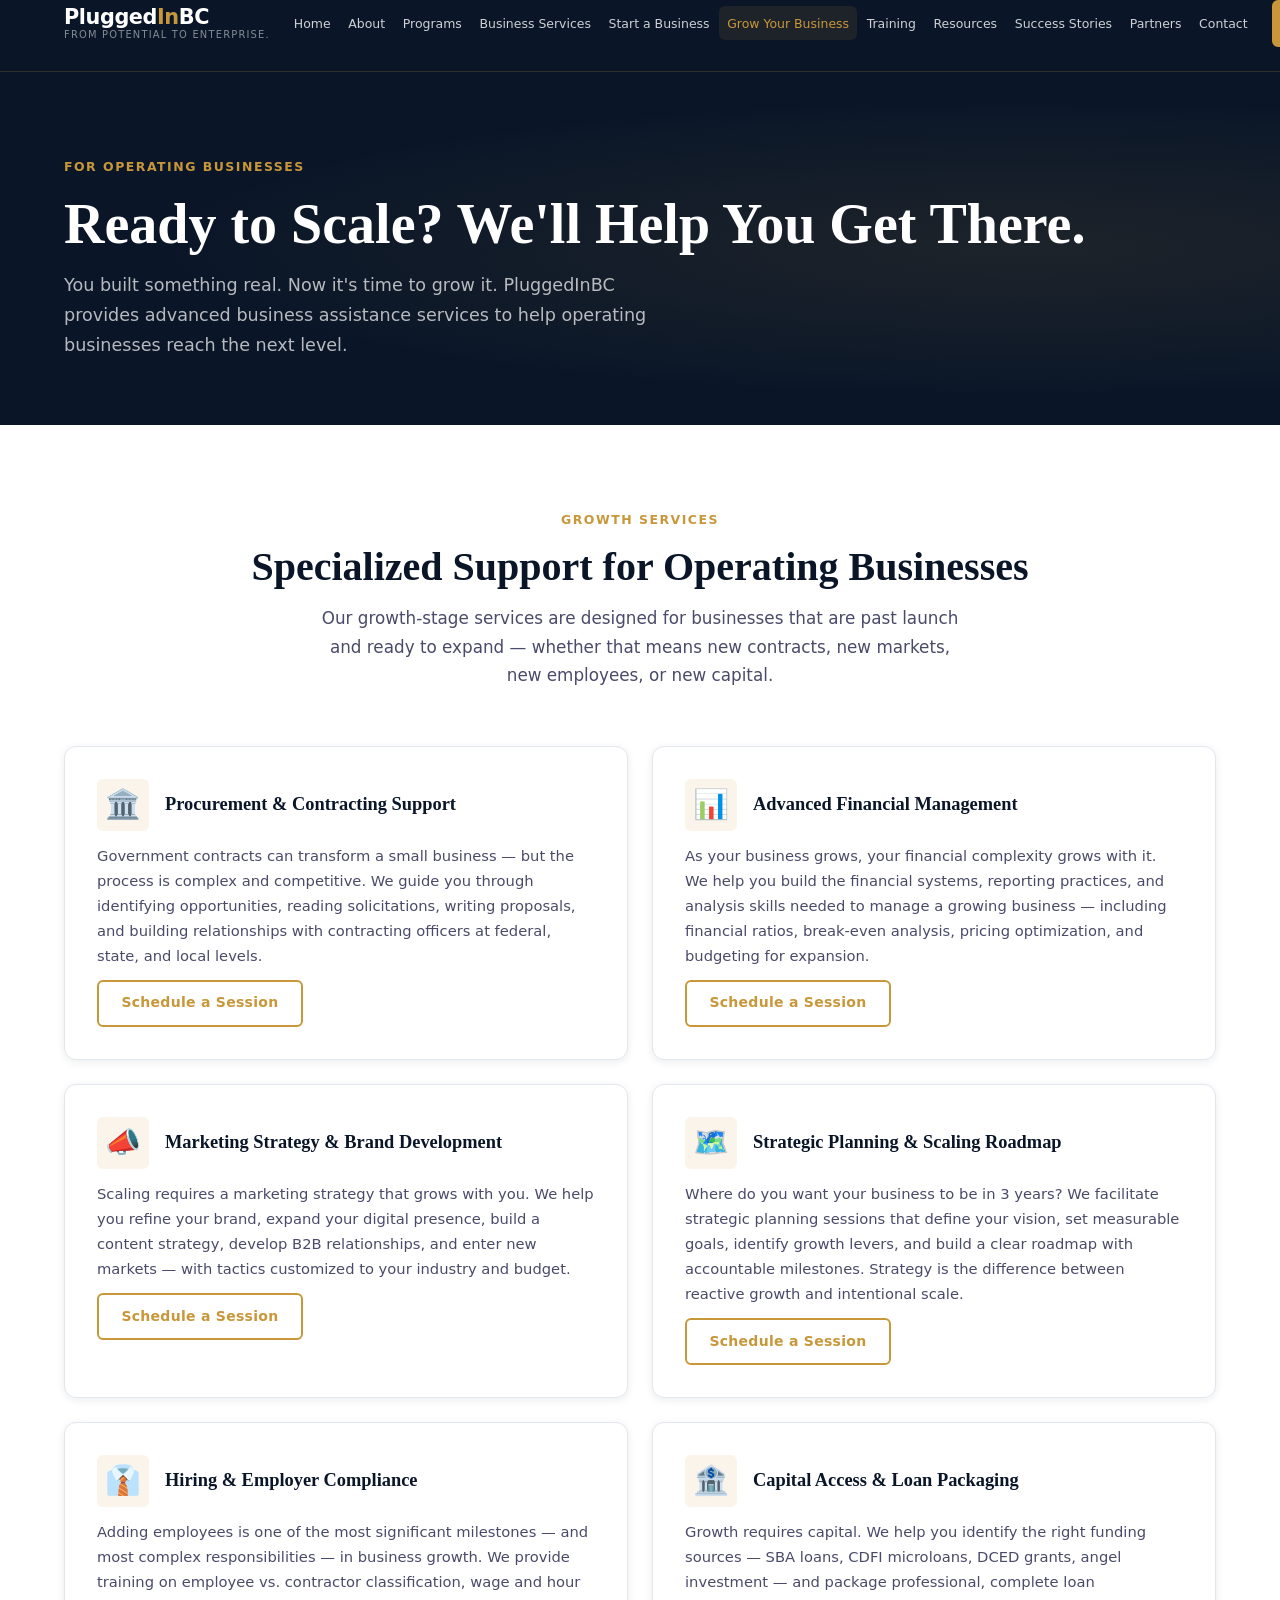
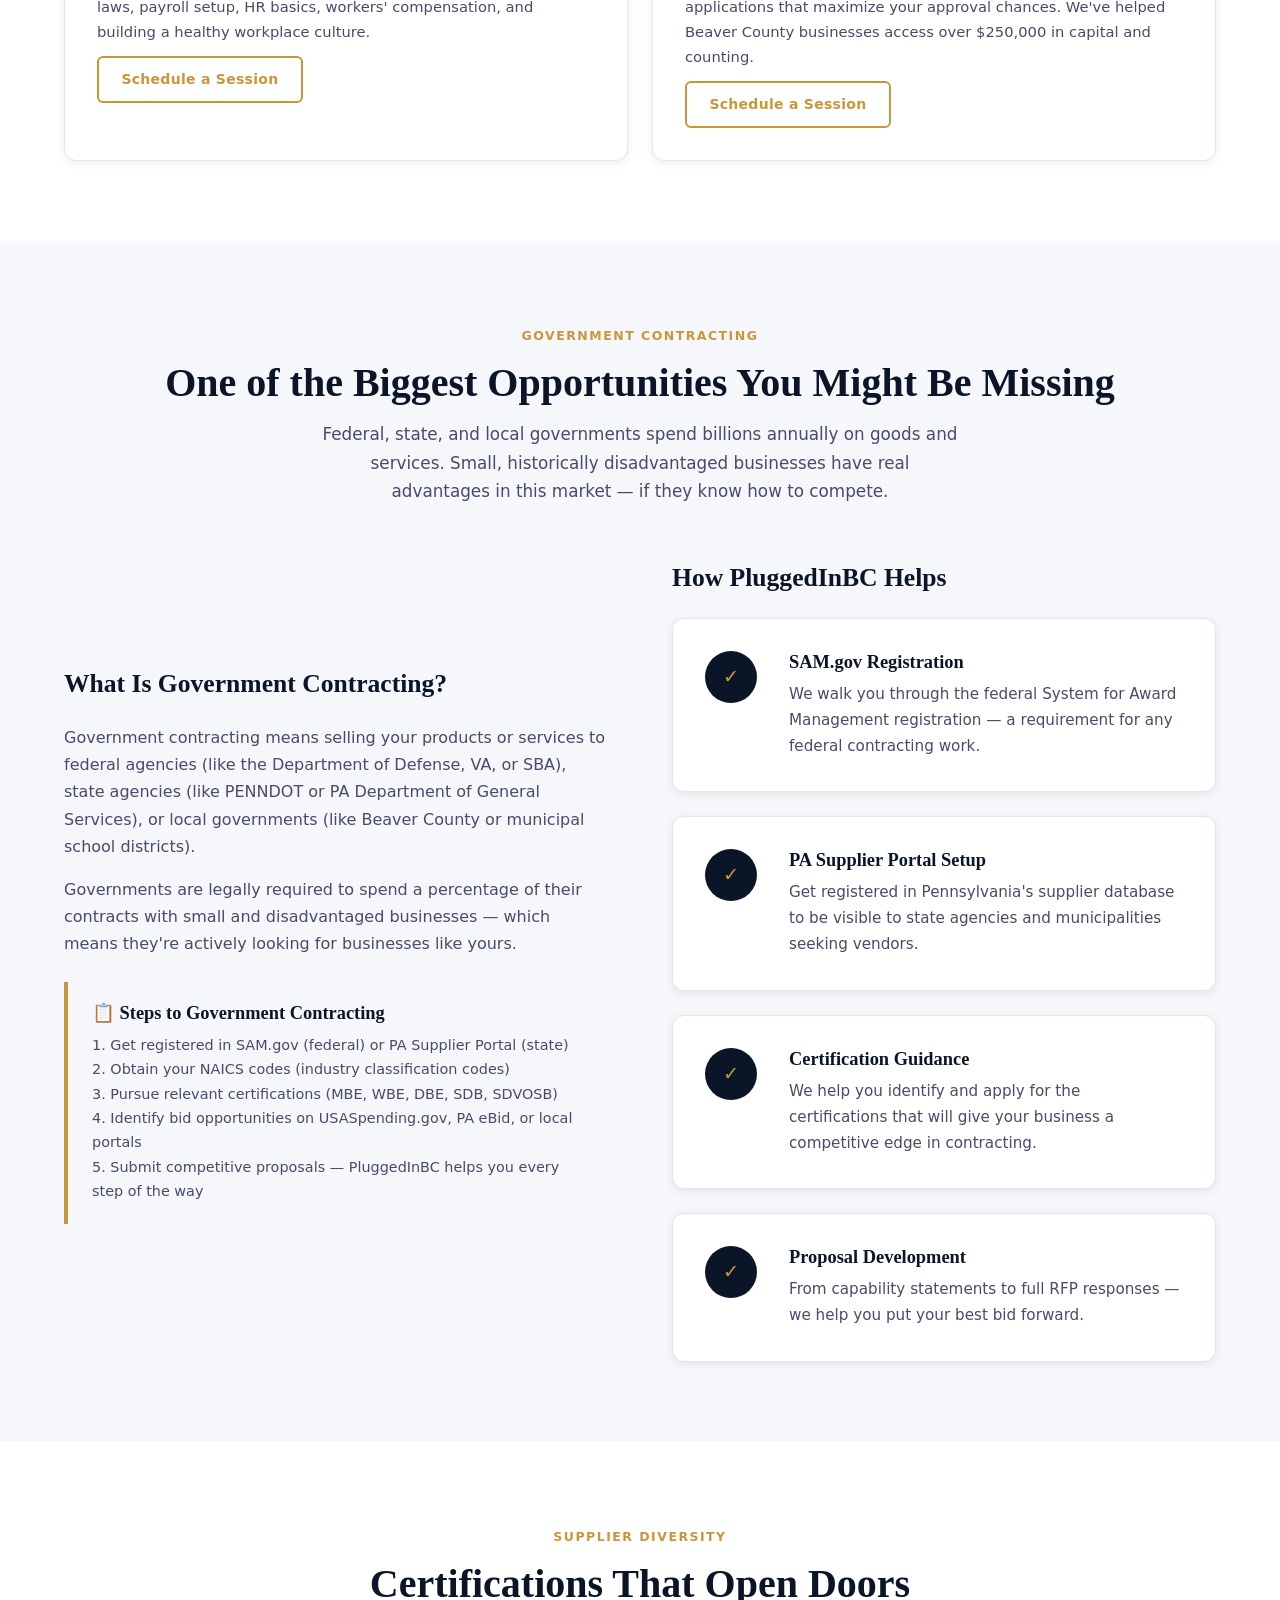
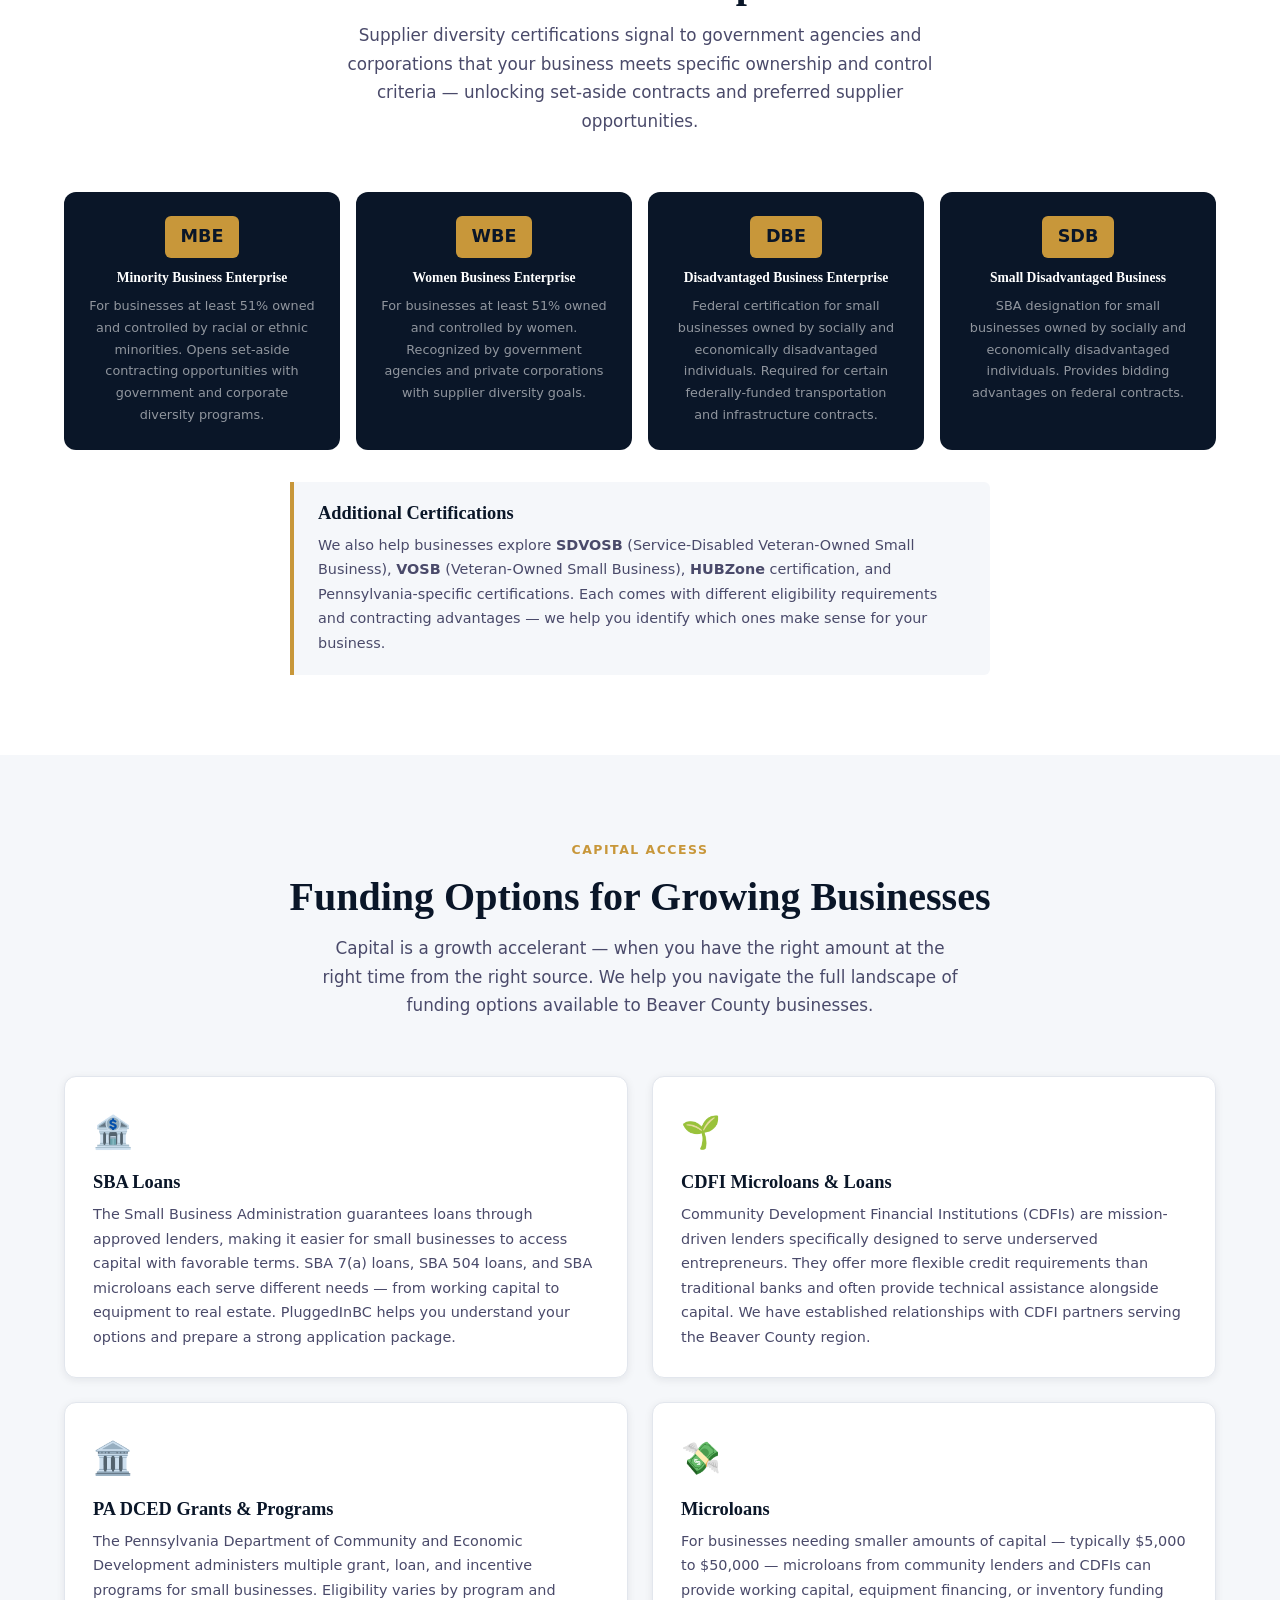
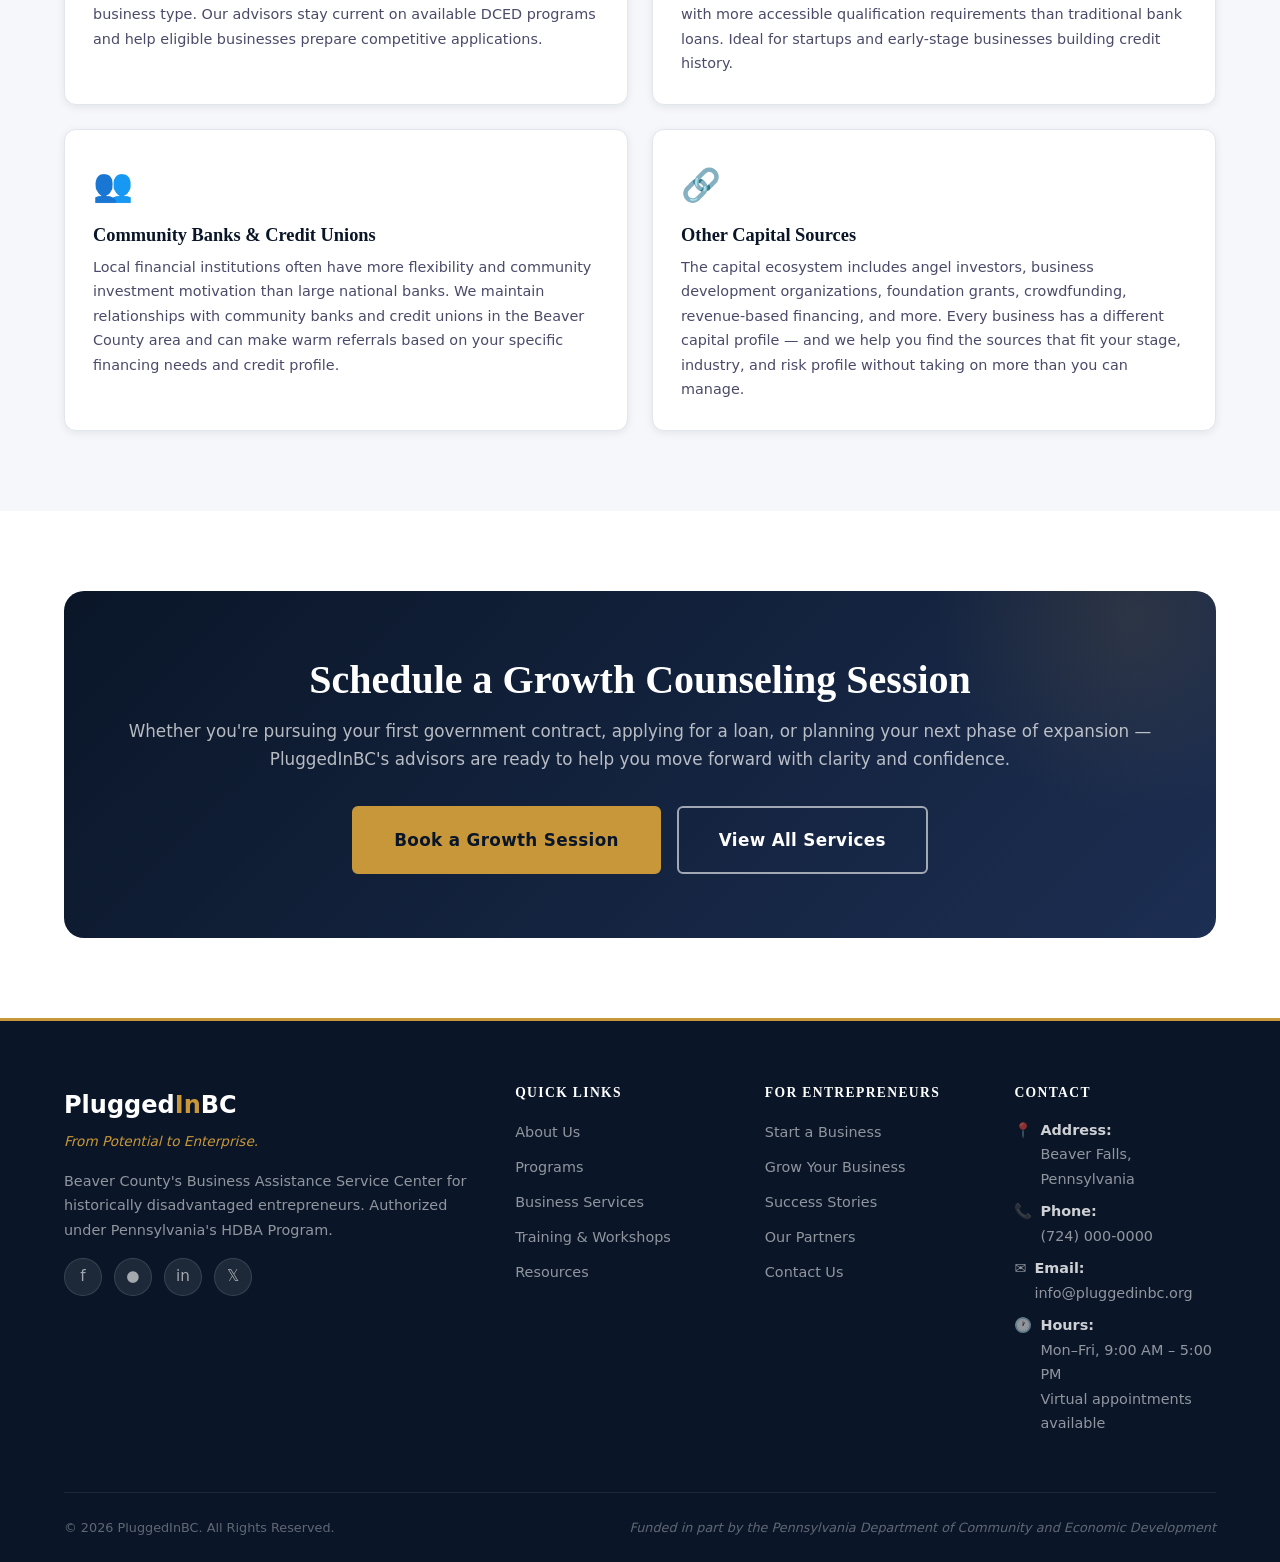
<file: grow-your-business.html>
<!DOCTYPE html>
<html lang="en">
<head>
  <meta charset="UTF-8" />
  <meta name="viewport" content="width=device-width, initial-scale=1.0" />
  <meta name="description" content="PluggedInBC helps existing Beaver County businesses scale — procurement support, government contracting, supplier diversity certifications, and capital access." />
  <title>Grow Your Business — PluggedInBC</title>
  <link rel="stylesheet" href="css/style.css" />
</head>
<body>

  <nav id="site-nav" role="navigation" aria-label="Main navigation">
    <div class="container">
      <div class="nav-inner">
        <a href="index.html" class="nav-logo">
          <span class="logo-name">Plugged<span>In</span>BC</span>
          <span class="logo-tagline">From Potential to Enterprise.</span>
        </a>
        <div class="nav-links" id="nav-links">
          <a href="index.html">Home</a>
          <a href="about.html">About</a>
          <a href="programs.html">Programs</a>
          <a href="services.html">Business Services</a>
          <a href="start-a-business.html">Start a Business</a>
          <a href="grow-your-business.html" class="active">Grow Your Business</a>
          <a href="training.html">Training</a>
          <a href="resources.html">Resources</a>
          <a href="success-stories.html">Success Stories</a>
          <a href="partners.html">Partners</a>
          <a href="contact.html">Contact</a>
        </div>
        <a href="contact.html" class="btn btn-primary btn-sm nav-cta">Get Started</a>
        <button class="nav-hamburger" id="nav-hamburger" aria-label="Toggle navigation" aria-expanded="false" aria-controls="nav-links">
          <span></span><span></span><span></span>
        </button>
      </div>
    </div>
  </nav>

  <div class="page-content">

    <section class="page-hero">
      <div class="container">
        <span class="section-label">For Operating Businesses</span>
        <h1>Ready to Scale? We'll Help You Get There.</h1>
        <p>You built something real. Now it's time to grow it. PluggedInBC provides advanced business assistance services to help operating businesses reach the next level.</p>
      </div>
    </section>

    <!-- GROWTH SERVICES OVERVIEW -->
    <section class="section">
      <div class="container">
        <div class="section-header">
          <span class="section-label">Growth Services</span>
          <h2>Specialized Support for Operating Businesses</h2>
          <p>Our growth-stage services are designed for businesses that are past launch and ready to expand — whether that means new contracts, new markets, new employees, or new capital.</p>
        </div>
        <div class="service-full-grid">
          <div class="service-full-card animate-on-scroll">
            <div class="s-header">
              <div class="s-icon">🏛️</div>
              <h4>Procurement &amp; Contracting Support</h4>
            </div>
            <p>Government contracts can transform a small business — but the process is complex and competitive. We guide you through identifying opportunities, reading solicitations, writing proposals, and building relationships with contracting officers at federal, state, and local levels.</p>
            <a href="contact.html" class="btn btn-gold-outline btn-sm">Schedule a Session</a>
          </div>
          <div class="service-full-card animate-on-scroll">
            <div class="s-header">
              <div class="s-icon">📊</div>
              <h4>Advanced Financial Management</h4>
            </div>
            <p>As your business grows, your financial complexity grows with it. We help you build the financial systems, reporting practices, and analysis skills needed to manage a growing business — including financial ratios, break-even analysis, pricing optimization, and budgeting for expansion.</p>
            <a href="contact.html" class="btn btn-gold-outline btn-sm">Schedule a Session</a>
          </div>
          <div class="service-full-card animate-on-scroll">
            <div class="s-header">
              <div class="s-icon">📣</div>
              <h4>Marketing Strategy &amp; Brand Development</h4>
            </div>
            <p>Scaling requires a marketing strategy that grows with you. We help you refine your brand, expand your digital presence, build a content strategy, develop B2B relationships, and enter new markets — with tactics customized to your industry and budget.</p>
            <a href="contact.html" class="btn btn-gold-outline btn-sm">Schedule a Session</a>
          </div>
          <div class="service-full-card animate-on-scroll">
            <div class="s-header">
              <div class="s-icon">🗺️</div>
              <h4>Strategic Planning &amp; Scaling Roadmap</h4>
            </div>
            <p>Where do you want your business to be in 3 years? We facilitate strategic planning sessions that define your vision, set measurable goals, identify growth levers, and build a clear roadmap with accountable milestones. Strategy is the difference between reactive growth and intentional scale.</p>
            <a href="contact.html" class="btn btn-gold-outline btn-sm">Schedule a Session</a>
          </div>
          <div class="service-full-card animate-on-scroll">
            <div class="s-header">
              <div class="s-icon">👔</div>
              <h4>Hiring &amp; Employer Compliance</h4>
            </div>
            <p>Adding employees is one of the most significant milestones — and most complex responsibilities — in business growth. We provide training on employee vs. contractor classification, wage and hour laws, payroll setup, HR basics, workers' compensation, and building a healthy workplace culture.</p>
            <a href="contact.html" class="btn btn-gold-outline btn-sm">Schedule a Session</a>
          </div>
          <div class="service-full-card animate-on-scroll">
            <div class="s-header">
              <div class="s-icon">🏦</div>
              <h4>Capital Access &amp; Loan Packaging</h4>
            </div>
            <p>Growth requires capital. We help you identify the right funding sources — SBA loans, CDFI microloans, DCED grants, angel investment — and package professional, complete loan applications that maximize your approval chances. We've helped Beaver County businesses access over $250,000 in capital and counting.</p>
            <a href="contact.html" class="btn btn-gold-outline btn-sm">Schedule a Session</a>
          </div>
        </div>
      </div>
    </section>

    <!-- GOVERNMENT CONTRACTING -->
    <section class="section bg-light">
      <div class="container">
        <div class="section-header">
          <span class="section-label">Government Contracting</span>
          <h2>One of the Biggest Opportunities You Might Be Missing</h2>
          <p>Federal, state, and local governments spend billions annually on goods and services. Small, historically disadvantaged businesses have real advantages in this market — if they know how to compete.</p>
        </div>
        <div class="two-col">
          <div>
            <h3 class="mb-3">What Is Government Contracting?</h3>
            <p>Government contracting means selling your products or services to federal agencies (like the Department of Defense, VA, or SBA), state agencies (like PENNDOT or PA Department of General Services), or local governments (like Beaver County or municipal school districts).</p>
            <p>Governments are legally required to spend a percentage of their contracts with small and disadvantaged businesses — which means they're actively looking for businesses like yours.</p>
            <div class="info-box mt-3">
              <h4>📋 Steps to Government Contracting</h4>
              <p>1. Get registered in SAM.gov (federal) or PA Supplier Portal (state)<br>
              2. Obtain your NAICS codes (industry classification codes)<br>
              3. Pursue relevant certifications (MBE, WBE, DBE, SDB, SDVOSB)<br>
              4. Identify bid opportunities on USASpending.gov, PA eBid, or local portals<br>
              5. Submit competitive proposals — PluggedInBC helps you every step of the way</p>
            </div>
          </div>
          <div>
            <h3 class="mb-3">How PluggedInBC Helps</h3>
            <div class="steps-list">
              <div class="step-item">
                <div class="step-num">✓</div>
                <div class="step-body">
                  <h4>SAM.gov Registration</h4>
                  <p>We walk you through the federal System for Award Management registration — a requirement for any federal contracting work.</p>
                </div>
              </div>
              <div class="step-item">
                <div class="step-num">✓</div>
                <div class="step-body">
                  <h4>PA Supplier Portal Setup</h4>
                  <p>Get registered in Pennsylvania's supplier database to be visible to state agencies and municipalities seeking vendors.</p>
                </div>
              </div>
              <div class="step-item">
                <div class="step-num">✓</div>
                <div class="step-body">
                  <h4>Certification Guidance</h4>
                  <p>We help you identify and apply for the certifications that will give your business a competitive edge in contracting.</p>
                </div>
              </div>
              <div class="step-item">
                <div class="step-num">✓</div>
                <div class="step-body">
                  <h4>Proposal Development</h4>
                  <p>From capability statements to full RFP responses — we help you put your best bid forward.</p>
                </div>
              </div>
            </div>
          </div>
        </div>
      </div>
    </section>

    <!-- SUPPLIER DIVERSITY CERTIFICATIONS -->
    <section class="section">
      <div class="container">
        <div class="section-header">
          <span class="section-label">Supplier Diversity</span>
          <h2>Certifications That Open Doors</h2>
          <p>Supplier diversity certifications signal to government agencies and corporations that your business meets specific ownership and control criteria — unlocking set-aside contracts and preferred supplier opportunities.</p>
        </div>
        <div class="cert-grid">
          <div class="cert-card animate-on-scroll">
            <div class="cert-label">MBE</div>
            <h5>Minority Business Enterprise</h5>
            <p>For businesses at least 51% owned and controlled by racial or ethnic minorities. Opens set-aside contracting opportunities with government and corporate diversity programs.</p>
          </div>
          <div class="cert-card animate-on-scroll">
            <div class="cert-label">WBE</div>
            <h5>Women Business Enterprise</h5>
            <p>For businesses at least 51% owned and controlled by women. Recognized by government agencies and private corporations with supplier diversity goals.</p>
          </div>
          <div class="cert-card animate-on-scroll">
            <div class="cert-label">DBE</div>
            <h5>Disadvantaged Business Enterprise</h5>
            <p>Federal certification for small businesses owned by socially and economically disadvantaged individuals. Required for certain federally-funded transportation and infrastructure contracts.</p>
          </div>
          <div class="cert-card animate-on-scroll">
            <div class="cert-label">SDB</div>
            <h5>Small Disadvantaged Business</h5>
            <p>SBA designation for small businesses owned by socially and economically disadvantaged individuals. Provides bidding advantages on federal contracts.</p>
          </div>
        </div>
        <div class="info-box mt-4" style="max-width:700px; margin:2rem auto 0;">
          <h4>Additional Certifications</h4>
          <p>We also help businesses explore <strong>SDVOSB</strong> (Service-Disabled Veteran-Owned Small Business), <strong>VOSB</strong> (Veteran-Owned Small Business), <strong>HUBZone</strong> certification, and Pennsylvania-specific certifications. Each comes with different eligibility requirements and contracting advantages — we help you identify which ones make sense for your business.</p>
        </div>
      </div>
    </section>

    <!-- CAPITAL ACCESS -->
    <section class="section bg-light">
      <div class="container">
        <div class="section-header">
          <span class="section-label">Capital Access</span>
          <h2>Funding Options for Growing Businesses</h2>
          <p>Capital is a growth accelerant — when you have the right amount at the right time from the right source. We help you navigate the full landscape of funding options available to Beaver County businesses.</p>
        </div>
        <div class="funding-grid">
          <div class="funding-card animate-on-scroll">
            <div class="f-icon">🏦</div>
            <h4>SBA Loans</h4>
            <p>The Small Business Administration guarantees loans through approved lenders, making it easier for small businesses to access capital with favorable terms. SBA 7(a) loans, SBA 504 loans, and SBA microloans each serve different needs — from working capital to equipment to real estate. PluggedInBC helps you understand your options and prepare a strong application package.</p>
          </div>
          <div class="funding-card animate-on-scroll">
            <div class="f-icon">🌱</div>
            <h4>CDFI Microloans &amp; Loans</h4>
            <p>Community Development Financial Institutions (CDFIs) are mission-driven lenders specifically designed to serve underserved entrepreneurs. They offer more flexible credit requirements than traditional banks and often provide technical assistance alongside capital. We have established relationships with CDFI partners serving the Beaver County region.</p>
          </div>
          <div class="funding-card animate-on-scroll">
            <div class="f-icon">🏛️</div>
            <h4>PA DCED Grants &amp; Programs</h4>
            <p>The Pennsylvania Department of Community and Economic Development administers multiple grant, loan, and incentive programs for small businesses. Eligibility varies by program and business type. Our advisors stay current on available DCED programs and help eligible businesses prepare competitive applications.</p>
          </div>
          <div class="funding-card animate-on-scroll">
            <div class="f-icon">💸</div>
            <h4>Microloans</h4>
            <p>For businesses needing smaller amounts of capital — typically $5,000 to $50,000 — microloans from community lenders and CDFIs can provide working capital, equipment financing, or inventory funding with more accessible qualification requirements than traditional bank loans. Ideal for startups and early-stage businesses building credit history.</p>
          </div>
          <div class="funding-card animate-on-scroll">
            <div class="f-icon">👥</div>
            <h4>Community Banks &amp; Credit Unions</h4>
            <p>Local financial institutions often have more flexibility and community investment motivation than large national banks. We maintain relationships with community banks and credit unions in the Beaver County area and can make warm referrals based on your specific financing needs and credit profile.</p>
          </div>
          <div class="funding-card animate-on-scroll">
            <div class="f-icon">🔗</div>
            <h4>Other Capital Sources</h4>
            <p>The capital ecosystem includes angel investors, business development organizations, foundation grants, crowdfunding, revenue-based financing, and more. Every business has a different capital profile — and we help you find the sources that fit your stage, industry, and risk profile without taking on more than you can manage.</p>
          </div>
        </div>
      </div>
    </section>

    <!-- CTA -->
    <section class="section">
      <div class="container">
        <div class="cta-box">
          <h2>Schedule a Growth Counseling Session</h2>
          <p>Whether you're pursuing your first government contract, applying for a loan, or planning your next phase of expansion — PluggedInBC's advisors are ready to help you move forward with clarity and confidence.</p>
          <div class="btn-group">
            <a href="contact.html" class="btn btn-primary btn-lg">Book a Growth Session</a>
            <a href="services.html" class="btn btn-secondary btn-lg">View All Services</a>
          </div>
        </div>
      </div>
    </section>

  </div>

  <footer id="site-footer">
    <div class="container">
      <div class="footer-grid">
        <div class="footer-brand">
          <div class="logo-name">Plugged<span>In</span>BC</div>
          <div class="tagline">From Potential to Enterprise.</div>
          <p>Beaver County's Business Assistance Service Center for historically disadvantaged entrepreneurs. Authorized under Pennsylvania's HDBA Program.</p>
          <div class="social-links">
            <a href="#" class="social-link" aria-label="Facebook">f</a>
            <a href="#" class="social-link" aria-label="Instagram">&#9679;</a>
            <a href="#" class="social-link" aria-label="LinkedIn">in</a>
            <a href="#" class="social-link" aria-label="Twitter/X">𝕏</a>
          </div>
        </div>
        <div class="footer-col">
          <h5>Quick Links</h5>
          <ul>
            <li><a href="about.html">About Us</a></li>
            <li><a href="programs.html">Programs</a></li>
            <li><a href="services.html">Business Services</a></li>
            <li><a href="training.html">Training &amp; Workshops</a></li>
            <li><a href="resources.html">Resources</a></li>
          </ul>
        </div>
        <div class="footer-col">
          <h5>For Entrepreneurs</h5>
          <ul>
            <li><a href="start-a-business.html">Start a Business</a></li>
            <li><a href="grow-your-business.html">Grow Your Business</a></li>
            <li><a href="success-stories.html">Success Stories</a></li>
            <li><a href="partners.html">Our Partners</a></li>
            <li><a href="contact.html">Contact Us</a></li>
          </ul>
        </div>
        <div class="footer-col footer-contact">
          <h5>Contact</h5>
          <p><span>📍</span><span><strong>Address:</strong><br>Beaver Falls, Pennsylvania</span></p>
          <p><span>📞</span><span><strong>Phone:</strong><br><a href="tel:7240000000" style="color:rgba(255,255,255,0.55)">(724) 000-0000</a></span></p>
          <p><span>✉️</span><span><strong>Email:</strong><br><a href="mailto:info@pluggedinbc.org" style="color:rgba(255,255,255,0.55)">info@pluggedinbc.org</a></span></p>
          <p><span>🕐</span><span><strong>Hours:</strong><br>Mon–Fri, 9:00 AM – 5:00 PM<br>Virtual appointments available</span></p>
        </div>
      </div>
      <div class="footer-bottom">
        <p>&copy; 2026 PluggedInBC. All Rights Reserved.</p>
        <p class="footer-funding">Funded in part by the Pennsylvania Department of Community and Economic Development</p>
      </div>
    </div>
  </footer>

  <script src="js/main.js"></script>
</body>
</html>
</file>
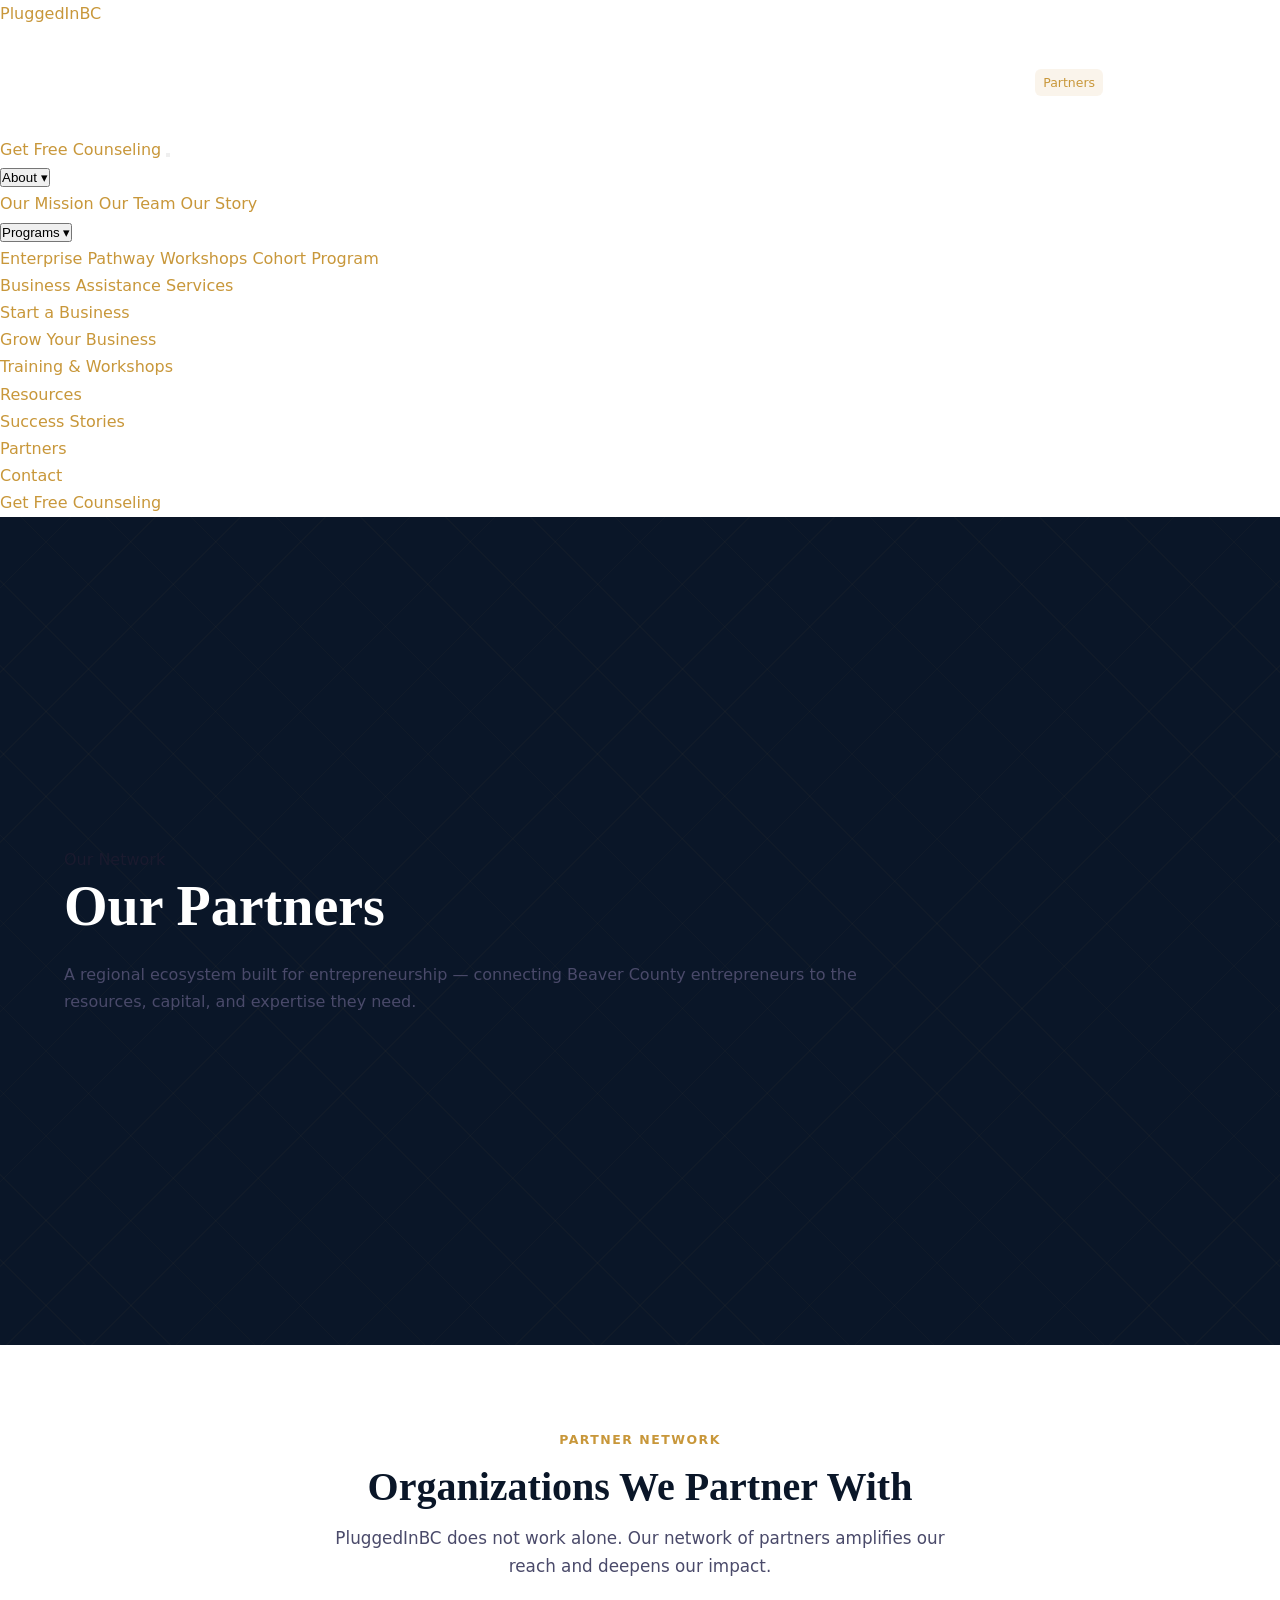
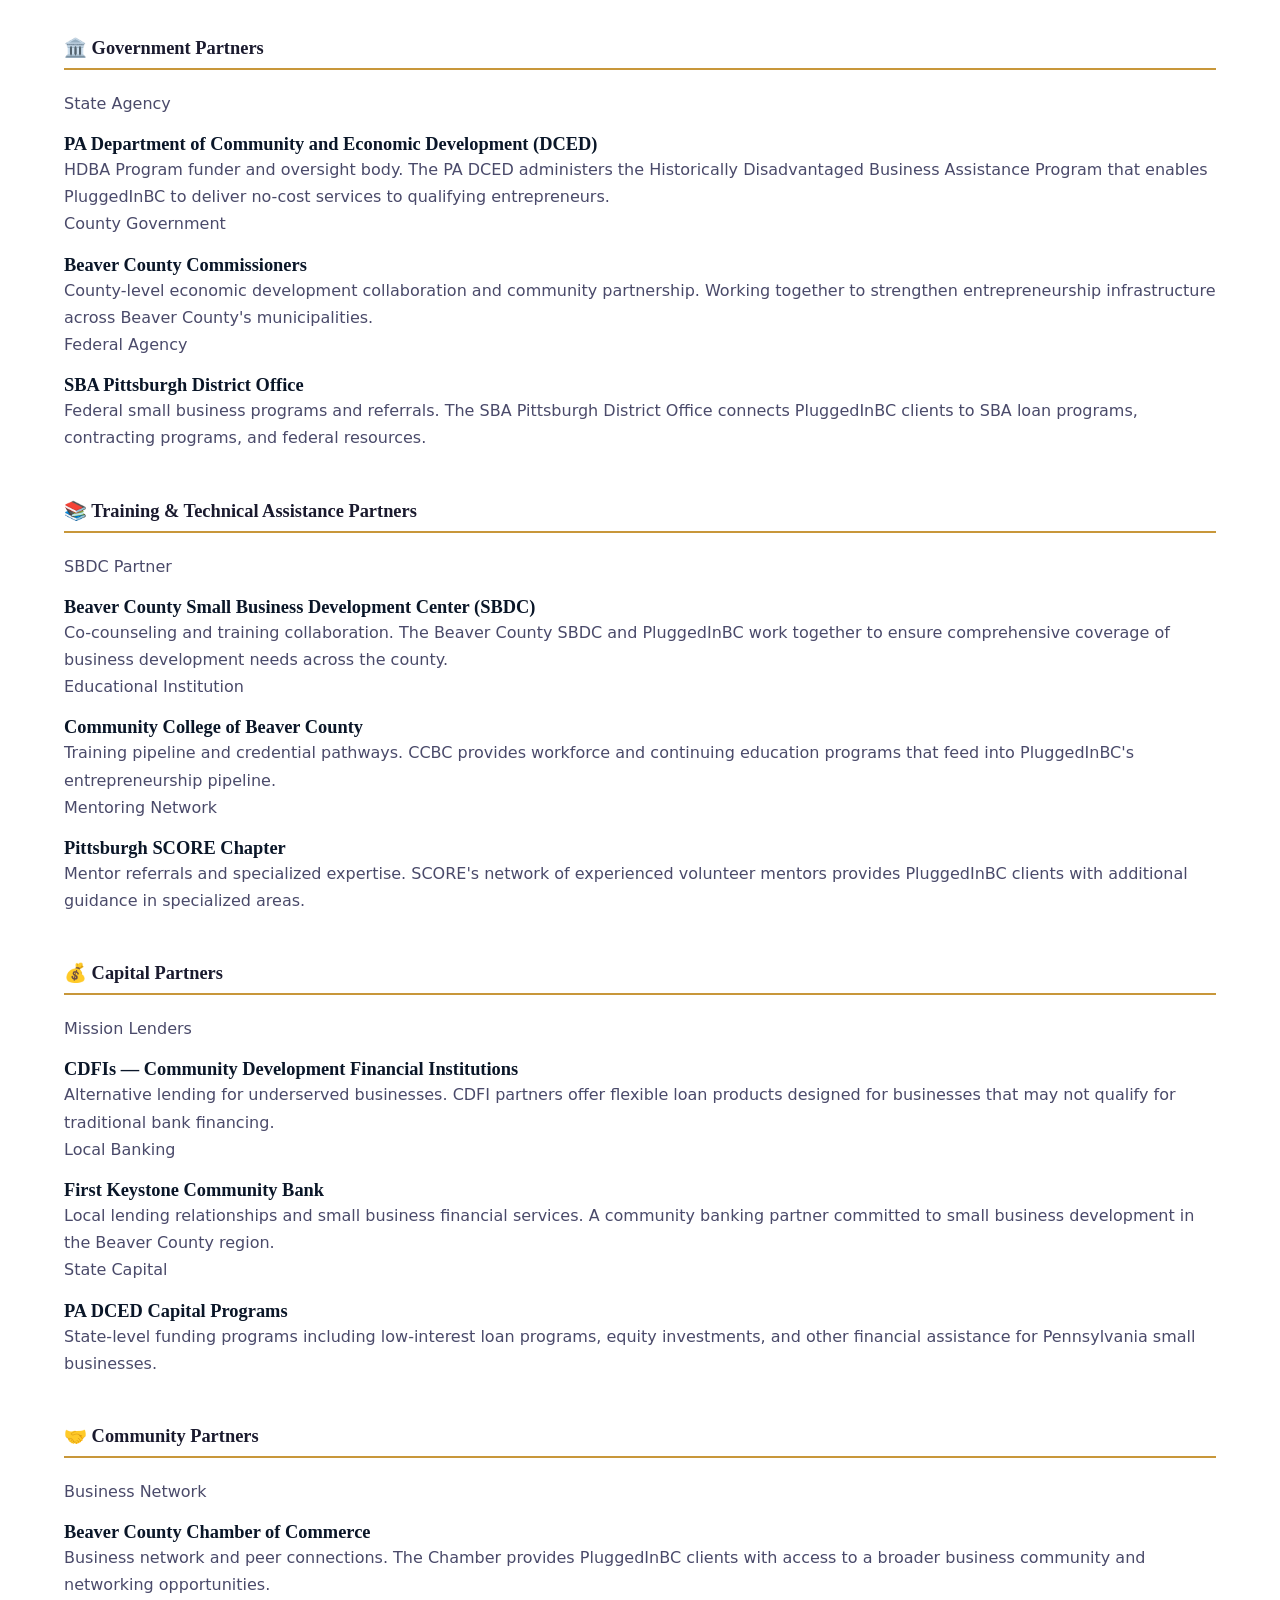
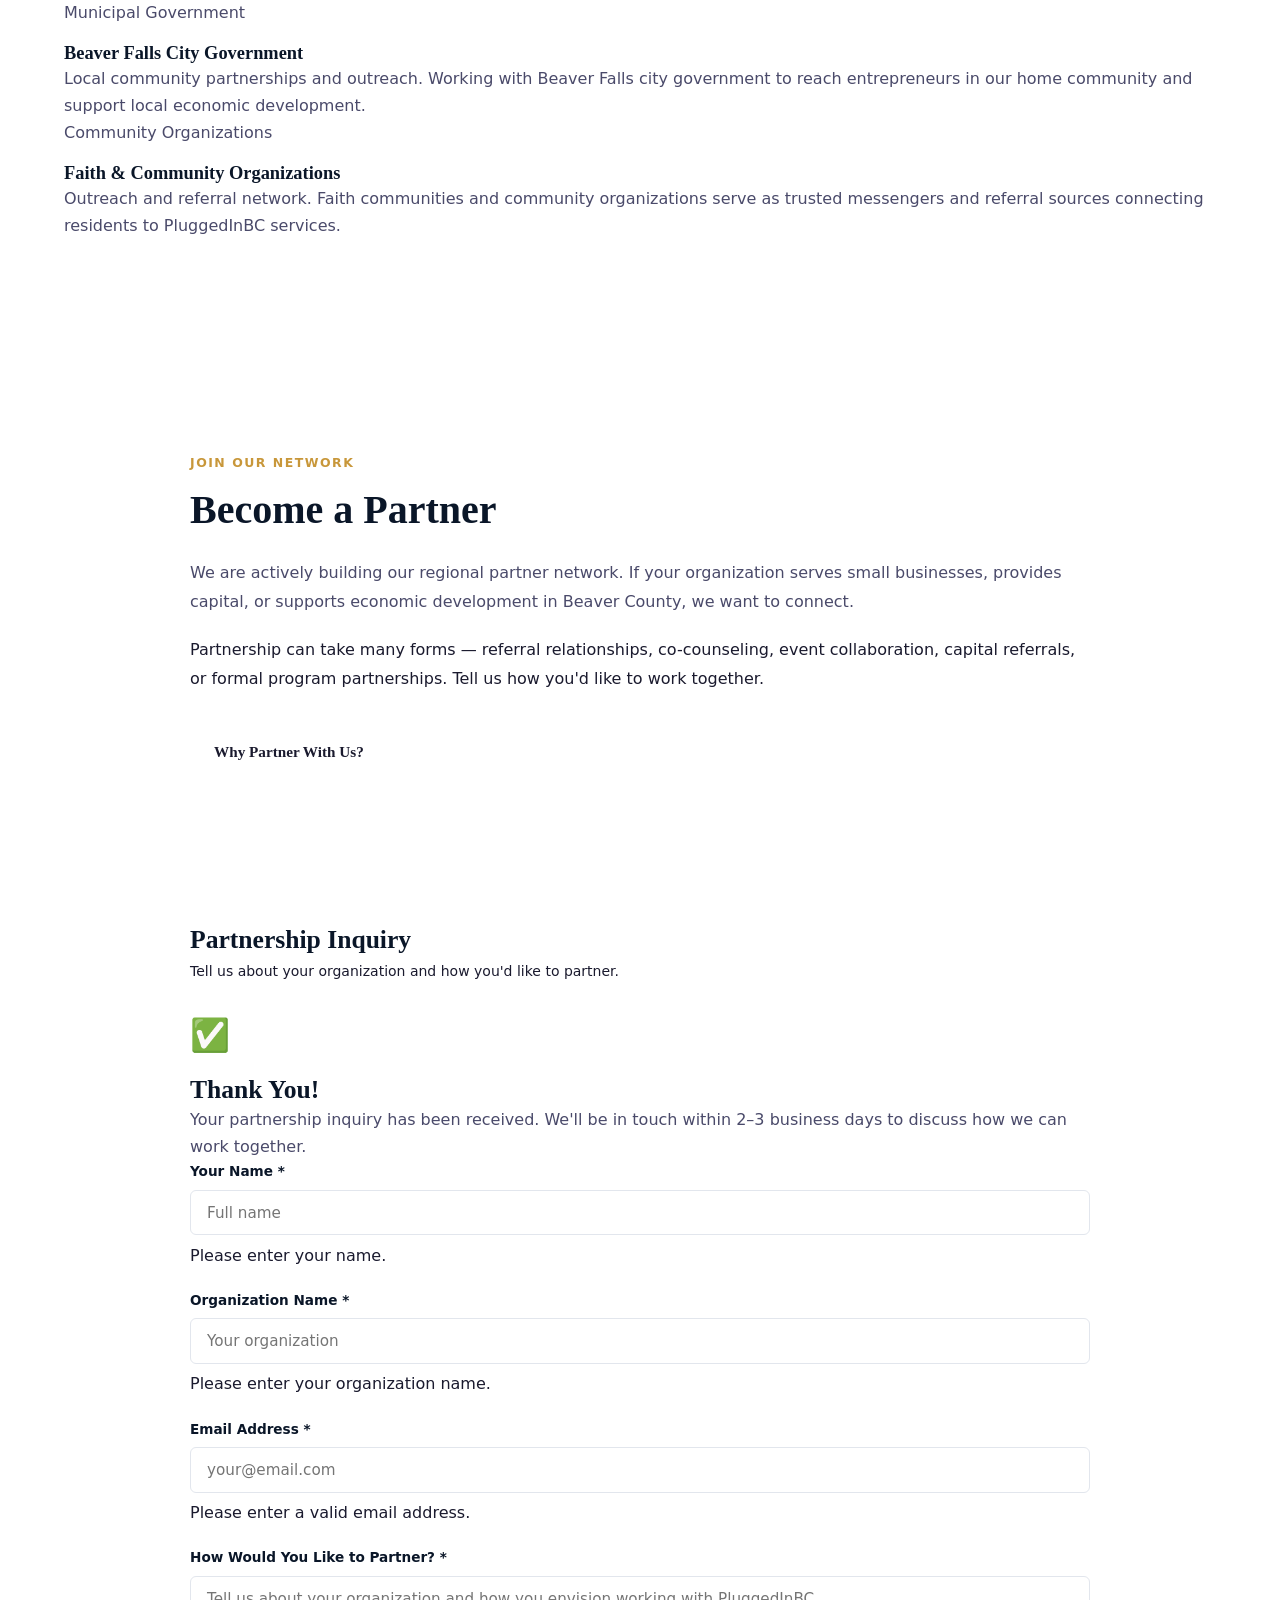
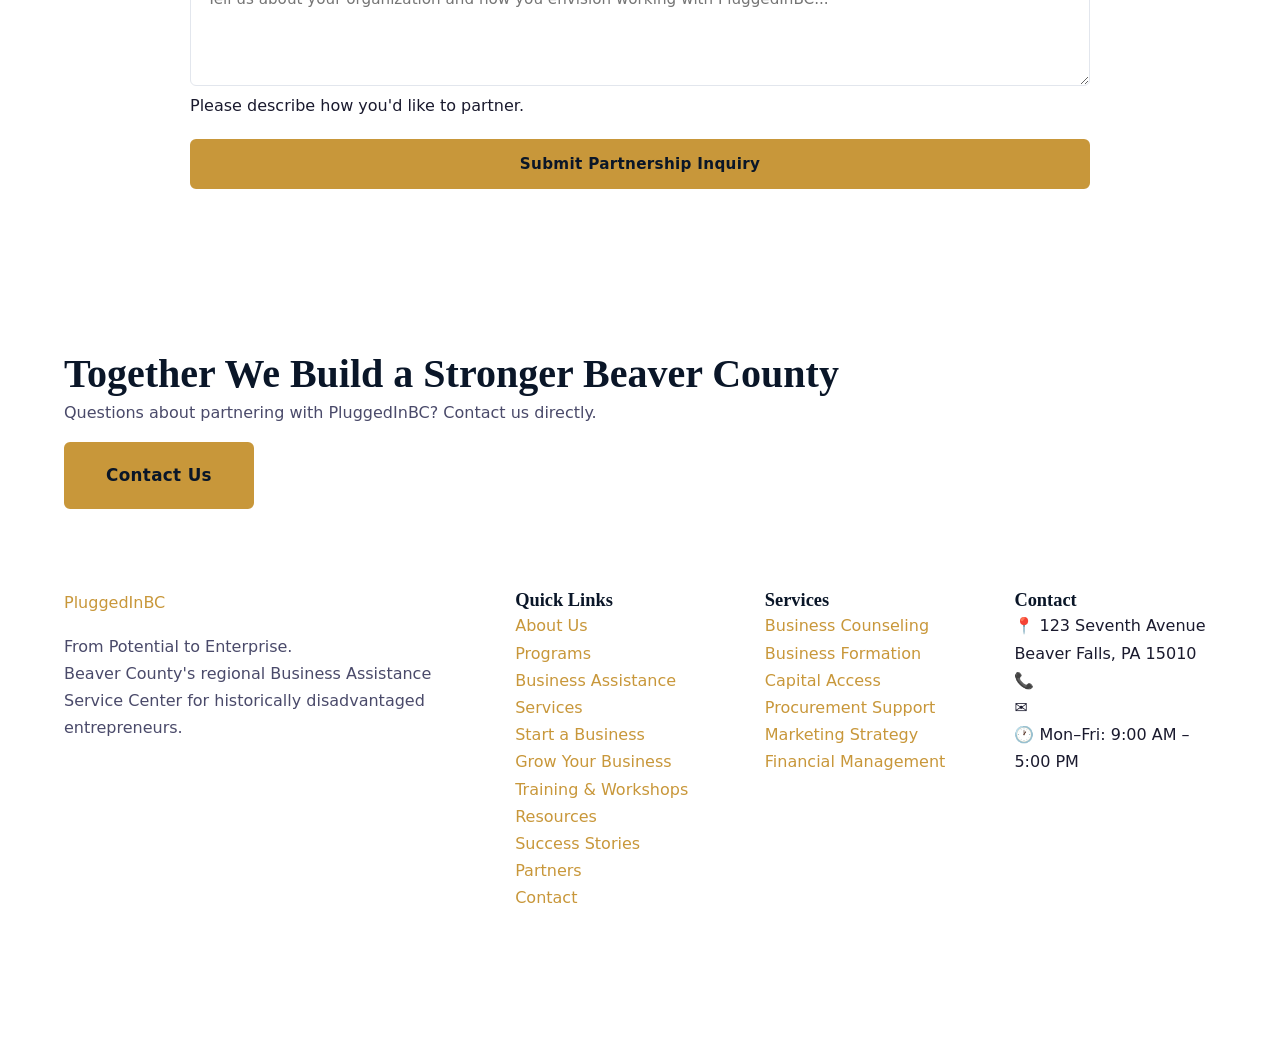
<file: partners.html>
<!DOCTYPE html>
<html lang="en">
<head>
  <meta charset="UTF-8" />
  <meta name="viewport" content="width=device-width, initial-scale=1.0" />
  <meta name="description" content="PluggedInBC partners — government agencies, training organizations, capital providers, and community organizations working together to support entrepreneurs in Beaver County, PA." />
  <title>Our Partners | PluggedInBC — Beaver County, PA</title>
  <link rel="preconnect" href="https://fonts.googleapis.com" />
  <link rel="preconnect" href="https://fonts.gstatic.com" crossorigin />
  <link href="https://fonts.googleapis.com/css2?family=Montserrat:wght@400;500;600;700;800;900&family=Open+Sans:wght@300;400;500;600;700&display=swap" rel="stylesheet" />
  <link rel="stylesheet" href="css/style.css" />
</head>
<body>

  <header class="site-header" role="banner">
    <nav class="nav-container" role="navigation" aria-label="Main navigation">
      <a href="index.html" class="nav-logo" aria-label="PluggedInBC Home">
        <span class="logo-text">PluggedIn<span class="bc">BC</span></span>
      </a>
      <ul class="nav-links" role="list">
        <li class="has-dropdown">
          <a href="about.html">About</a>
          <ul class="dropdown-menu" role="list">
            <li><a href="about.html#mission">Our Mission</a></li>
            <li><a href="about.html#team">Our Team</a></li>
            <li><a href="about.html#story">Our Story</a></li>
          </ul>
        </li>
        <li class="has-dropdown">
          <a href="programs.html">Programs</a>
          <ul class="dropdown-menu" role="list">
            <li><a href="programs.html#enterprise-pathway">Enterprise Pathway</a></li>
            <li><a href="programs.html#workshops">Workshops</a></li>
            <li><a href="programs.html#cohort">Cohort Program</a></li>
          </ul>
        </li>
        <li><a href="services.html">Business Assistance Services</a></li>
        <li><a href="start-a-business.html">Start a Business</a></li>
        <li><a href="grow-your-business.html">Grow Your Business</a></li>
        <li><a href="training.html">Training &amp; Workshops</a></li>
        <li><a href="resources.html">Resources</a></li>
        <li><a href="success-stories.html">Success Stories</a></li>
        <li><a href="partners.html" class="active">Partners</a></li>
        <li><a href="contact.html">Contact</a></li>
      </ul>
      <a href="contact.html" class="nav-cta">Get Free Counseling</a>
      <button class="nav-toggle" aria-label="Toggle mobile menu" aria-expanded="false">
        <span></span><span></span><span></span>
      </button>
    </nav>
  </header>

  <div class="mobile-nav" role="dialog" aria-label="Mobile navigation">
    <ul class="mobile-nav-links" role="list">
      <li>
        <button class="mobile-dropdown-toggle" data-target="mob-about">About ▾</button>
        <div class="mobile-dropdown" id="mob-about">
          <a href="about.html#mission">Our Mission</a>
          <a href="about.html#team">Our Team</a>
          <a href="about.html#story">Our Story</a>
        </div>
      </li>
      <li>
        <button class="mobile-dropdown-toggle" data-target="mob-programs">Programs ▾</button>
        <div class="mobile-dropdown" id="mob-programs">
          <a href="programs.html#enterprise-pathway">Enterprise Pathway</a>
          <a href="programs.html#workshops">Workshops</a>
          <a href="programs.html#cohort">Cohort Program</a>
        </div>
      </li>
      <li><a href="services.html">Business Assistance Services</a></li>
      <li><a href="start-a-business.html">Start a Business</a></li>
      <li><a href="grow-your-business.html">Grow Your Business</a></li>
      <li><a href="training.html">Training &amp; Workshops</a></li>
      <li><a href="resources.html">Resources</a></li>
      <li><a href="success-stories.html">Success Stories</a></li>
      <li><a href="partners.html">Partners</a></li>
      <li><a href="contact.html">Contact</a></li>
    </ul>
    <a href="contact.html" class="mobile-nav-cta">Get Free Counseling</a>
  </div>

  <main id="main-content">

    <!-- HERO -->
    <section class="hero hero-inner" aria-label="Partners hero">
      <div class="hero-pattern" aria-hidden="true"></div>
      <div class="container">
        <div class="hero-content">
          <span class="hero-badge">Our Network</span>
          <h1>Our Partners</h1>
          <p class="hero-subheadline">A regional ecosystem built for entrepreneurship — connecting Beaver County entrepreneurs to the resources, capital, and expertise they need.</p>
        </div>
      </div>
    </section>

    <!-- PARTNERS DIRECTORY -->
    <section class="section section-white" aria-labelledby="partners-heading">
      <div class="container">
        <div class="section-header">
          <span class="section-label">Partner Network</span>
          <h2 id="partners-heading">Organizations We Partner With</h2>
          <p>PluggedInBC does not work alone. Our network of partners amplifies our reach and deepens our impact.</p>
          <span class="gold-line" aria-hidden="true"></span>
        </div>

        <!-- Government Partners -->
        <div class="partner-category">
          <div class="partner-category-heading">
            <h3 style="font-size:1.15rem; color:var(--color-primary); white-space:nowrap;">🏛️ Government Partners</h3>
          </div>
          <div class="grid grid-3">
            <div class="partner-card">
              <p class="partner-type">State Agency</p>
              <h4>PA Department of Community and Economic Development (DCED)</h4>
              <p>HDBA Program funder and oversight body. The PA DCED administers the Historically Disadvantaged Business Assistance Program that enables PluggedInBC to deliver no-cost services to qualifying entrepreneurs.</p>
            </div>
            <div class="partner-card">
              <p class="partner-type">County Government</p>
              <h4>Beaver County Commissioners</h4>
              <p>County-level economic development collaboration and community partnership. Working together to strengthen entrepreneurship infrastructure across Beaver County's municipalities.</p>
            </div>
            <div class="partner-card">
              <p class="partner-type">Federal Agency</p>
              <h4>SBA Pittsburgh District Office</h4>
              <p>Federal small business programs and referrals. The SBA Pittsburgh District Office connects PluggedInBC clients to SBA loan programs, contracting programs, and federal resources.</p>
            </div>
          </div>
        </div>

        <!-- Training & Technical Assistance Partners -->
        <div class="partner-category">
          <div class="partner-category-heading">
            <h3 style="font-size:1.15rem; color:var(--color-primary); white-space:nowrap;">📚 Training &amp; Technical Assistance Partners</h3>
          </div>
          <div class="grid grid-3">
            <div class="partner-card">
              <p class="partner-type">SBDC Partner</p>
              <h4>Beaver County Small Business Development Center (SBDC)</h4>
              <p>Co-counseling and training collaboration. The Beaver County SBDC and PluggedInBC work together to ensure comprehensive coverage of business development needs across the county.</p>
            </div>
            <div class="partner-card">
              <p class="partner-type">Educational Institution</p>
              <h4>Community College of Beaver County</h4>
              <p>Training pipeline and credential pathways. CCBC provides workforce and continuing education programs that feed into PluggedInBC's entrepreneurship pipeline.</p>
            </div>
            <div class="partner-card">
              <p class="partner-type">Mentoring Network</p>
              <h4>Pittsburgh SCORE Chapter</h4>
              <p>Mentor referrals and specialized expertise. SCORE's network of experienced volunteer mentors provides PluggedInBC clients with additional guidance in specialized areas.</p>
            </div>
          </div>
        </div>

        <!-- Capital Partners -->
        <div class="partner-category">
          <div class="partner-category-heading">
            <h3 style="font-size:1.15rem; color:var(--color-primary); white-space:nowrap;">💰 Capital Partners</h3>
          </div>
          <div class="grid grid-3">
            <div class="partner-card">
              <p class="partner-type">Mission Lenders</p>
              <h4>CDFIs — Community Development Financial Institutions</h4>
              <p>Alternative lending for underserved businesses. CDFI partners offer flexible loan products designed for businesses that may not qualify for traditional bank financing.</p>
            </div>
            <div class="partner-card">
              <p class="partner-type">Local Banking</p>
              <h4>First Keystone Community Bank</h4>
              <p>Local lending relationships and small business financial services. A community banking partner committed to small business development in the Beaver County region.</p>
            </div>
            <div class="partner-card">
              <p class="partner-type">State Capital</p>
              <h4>PA DCED Capital Programs</h4>
              <p>State-level funding programs including low-interest loan programs, equity investments, and other financial assistance for Pennsylvania small businesses.</p>
            </div>
          </div>
        </div>

        <!-- Community Partners -->
        <div class="partner-category">
          <div class="partner-category-heading">
            <h3 style="font-size:1.15rem; color:var(--color-primary); white-space:nowrap;">🤝 Community Partners</h3>
          </div>
          <div class="grid grid-3">
            <div class="partner-card">
              <p class="partner-type">Business Network</p>
              <h4>Beaver County Chamber of Commerce</h4>
              <p>Business network and peer connections. The Chamber provides PluggedInBC clients with access to a broader business community and networking opportunities.</p>
            </div>
            <div class="partner-card">
              <p class="partner-type">Municipal Government</p>
              <h4>Beaver Falls City Government</h4>
              <p>Local community partnerships and outreach. Working with Beaver Falls city government to reach entrepreneurs in our home community and support local economic development.</p>
            </div>
            <div class="partner-card">
              <p class="partner-type">Community Organizations</p>
              <h4>Faith &amp; Community Organizations</h4>
              <p>Outreach and referral network. Faith communities and community organizations serve as trusted messengers and referral sources connecting residents to PluggedInBC services.</p>
            </div>
          </div>
        </div>

      </div>
    </section>

    <!-- BECOME A PARTNER -->
    <section class="section section-light" id="become-a-partner" aria-labelledby="partner-form-heading">
      <div class="container">
        <div style="max-width:900px; margin:0 auto;">
          <div class="grid grid-2" style="gap:4rem; align-items:start;">
            <div>
              <span class="section-label">Join Our Network</span>
              <h2 id="partner-form-heading">Become a Partner</h2>
              <span class="gold-line" aria-hidden="true" style="display:block; margin-bottom:1.5rem;"></span>
              <p style="margin-bottom:1.25rem; line-height:1.8;">We are actively building our regional partner network. If your organization serves small businesses, provides capital, or supports economic development in Beaver County, we want to connect.</p>
              <p style="margin-bottom:1.5rem; color:var(--color-text-muted); line-height:1.8;">Partnership can take many forms — referral relationships, co-counseling, event collaboration, capital referrals, or formal program partnerships. Tell us how you'd like to work together.</p>

              <div style="background:var(--color-primary); border-radius:var(--radius-lg); padding:1.5rem; margin-top:1.5rem;">
                <h4 style="color:var(--color-accent); margin-bottom:0.75rem; font-size:0.95rem;">Why Partner With Us?</h4>
                <ul style="list-style:none; display:flex; flex-direction:column; gap:0.6rem;">
                  <li style="color:rgba(255,255,255,0.8); font-size:0.9rem; display:flex; gap:0.75rem; align-items:flex-start;"><span style="color:var(--color-accent); flex-shrink:0;">◆</span> Expand your reach to underserved entrepreneurs</li>
                  <li style="color:rgba(255,255,255,0.8); font-size:0.9rem; display:flex; gap:0.75rem; align-items:flex-start;"><span style="color:var(--color-accent); flex-shrink:0;">◆</span> Connect your programs to clients who need them</li>
                  <li style="color:rgba(255,255,255,0.8); font-size:0.9rem; display:flex; gap:0.75rem; align-items:flex-start;"><span style="color:var(--color-accent); flex-shrink:0;">◆</span> Demonstrate community impact for grant reporting</li>
                  <li style="color:rgba(255,255,255,0.8); font-size:0.9rem; display:flex; gap:0.75rem; align-items:flex-start;"><span style="color:var(--color-accent); flex-shrink:0;">◆</span> Join a growing regional economic development ecosystem</li>
                </ul>
              </div>
            </div>

            <!-- Partner Inquiry Form -->
            <div>
              <div class="contact-form-wrap">
                <h3 style="margin-bottom:0.25rem;">Partnership Inquiry</h3>
                <p style="font-size:0.875rem; color:var(--color-text-muted); margin-bottom:1.5rem;">Tell us about your organization and how you'd like to partner.</p>

                <div id="partner-form-success" class="form-success">
                  <div style="font-size:2rem; margin-bottom:0.75rem;" aria-hidden="true">✅</div>
                  <h3>Thank You!</h3>
                  <p>Your partnership inquiry has been received. We'll be in touch within 2–3 business days to discuss how we can work together.</p>
                </div>

                <form id="partner-form" novalidate>
                  <div class="form-group">
                    <label for="partner-name">Your Name *</label>
                    <input type="text" id="partner-name" name="name" placeholder="Full name" required />
                    <span class="form-error">Please enter your name.</span>
                  </div>
                  <div class="form-group">
                    <label for="partner-org">Organization Name *</label>
                    <input type="text" id="partner-org" name="organization" placeholder="Your organization" required />
                    <span class="form-error">Please enter your organization name.</span>
                  </div>
                  <div class="form-group">
                    <label for="partner-email">Email Address *</label>
                    <input type="email" id="partner-email" name="email" placeholder="your@email.com" required />
                    <span class="form-error">Please enter a valid email address.</span>
                  </div>
                  <div class="form-group">
                    <label for="partner-how">How Would You Like to Partner? *</label>
                    <textarea id="partner-how" name="partnership_type" rows="4" placeholder="Tell us about your organization and how you envision working with PluggedInBC..." required></textarea>
                    <span class="form-error">Please describe how you'd like to partner.</span>
                  </div>
                  <button type="submit" class="btn btn-primary" style="width:100%; justify-content:center;">Submit Partnership Inquiry</button>
                </form>
              </div>
            </div>
          </div>
        </div>
      </div>
    </section>

    <!-- CTA -->
    <section class="section section-white">
      <div class="container">
        <div class="cta-block">
          <h2>Together We Build a Stronger Beaver County</h2>
          <p>Questions about partnering with PluggedInBC? Contact us directly.</p>
          <a href="contact.html" class="btn btn-primary btn-lg">Contact Us</a>
        </div>
      </div>
    </section>

  </main>

  <footer class="site-footer" role="contentinfo">
    <div class="container">
      <div class="footer-grid">
        <div class="footer-logo-col">
          <a href="index.html" class="nav-logo" style="margin-bottom:1rem; display:inline-block;">
            <span class="logo-text">PluggedIn<span class="bc">BC</span></span>
          </a>
          <p class="footer-tagline">From Potential to Enterprise.<br>Beaver County's regional Business Assistance Service Center for historically disadvantaged entrepreneurs.</p>
          <div class="social-links" aria-label="Social media links">
            <a href="#" class="social-link" aria-label="Facebook">f</a>
            <a href="#" class="social-link" aria-label="Instagram">in</a>
            <a href="#" class="social-link" aria-label="LinkedIn">Li</a>
            <a href="#" class="social-link" aria-label="Twitter/X">X</a>
          </div>
        </div>
        <div>
          <h4 class="footer-heading">Quick Links</h4>
          <ul class="footer-links">
            <li><a href="about.html">About Us</a></li>
            <li><a href="programs.html">Programs</a></li>
            <li><a href="services.html">Business Assistance Services</a></li>
            <li><a href="start-a-business.html">Start a Business</a></li>
            <li><a href="grow-your-business.html">Grow Your Business</a></li>
            <li><a href="training.html">Training &amp; Workshops</a></li>
            <li><a href="resources.html">Resources</a></li>
            <li><a href="success-stories.html">Success Stories</a></li>
            <li><a href="partners.html">Partners</a></li>
            <li><a href="contact.html">Contact</a></li>
          </ul>
        </div>
        <div>
          <h4 class="footer-heading">Services</h4>
          <ul class="footer-links">
            <li><a href="services.html">Business Counseling</a></li>
            <li><a href="services.html">Business Formation</a></li>
            <li><a href="services.html">Capital Access</a></li>
            <li><a href="services.html">Procurement Support</a></li>
            <li><a href="services.html">Marketing Strategy</a></li>
            <li><a href="services.html">Financial Management</a></li>
          </ul>
        </div>
        <div>
          <h4 class="footer-heading">Contact</h4>
          <div class="footer-contact-info">
            <div class="footer-contact-item">
              <span class="icon" aria-hidden="true">📍</span>
              <span>123 Seventh Avenue<br>Beaver Falls, PA 15010</span>
            </div>
            <div class="footer-contact-item">
              <span class="icon" aria-hidden="true">📞</span>
              <span><a href="tel:7245550192" style="color:rgba(255,255,255,0.6)">(724) 555-0192</a></span>
            </div>
            <div class="footer-contact-item">
              <span class="icon" aria-hidden="true">✉️</span>
              <span><a href="mailto:info@pluggedinbc.org" style="color:rgba(255,255,255,0.6)">info@pluggedinbc.org</a></span>
            </div>
            <div class="footer-contact-item">
              <span class="icon" aria-hidden="true">🕐</span>
              <span>Mon–Fri: 9:00 AM – 5:00 PM</span>
            </div>
          </div>
        </div>
      </div>
      <div class="footer-bottom">
        <p>© 2025 PluggedInBC. A Pennsylvania Nonprofit Corporation.<br>Funded in part by the Pennsylvania Department of Community and Economic Development.</p>
      </div>
    </div>
  </footer>

  <script src="js/main.js"></script>
</body>
</html>
</file>
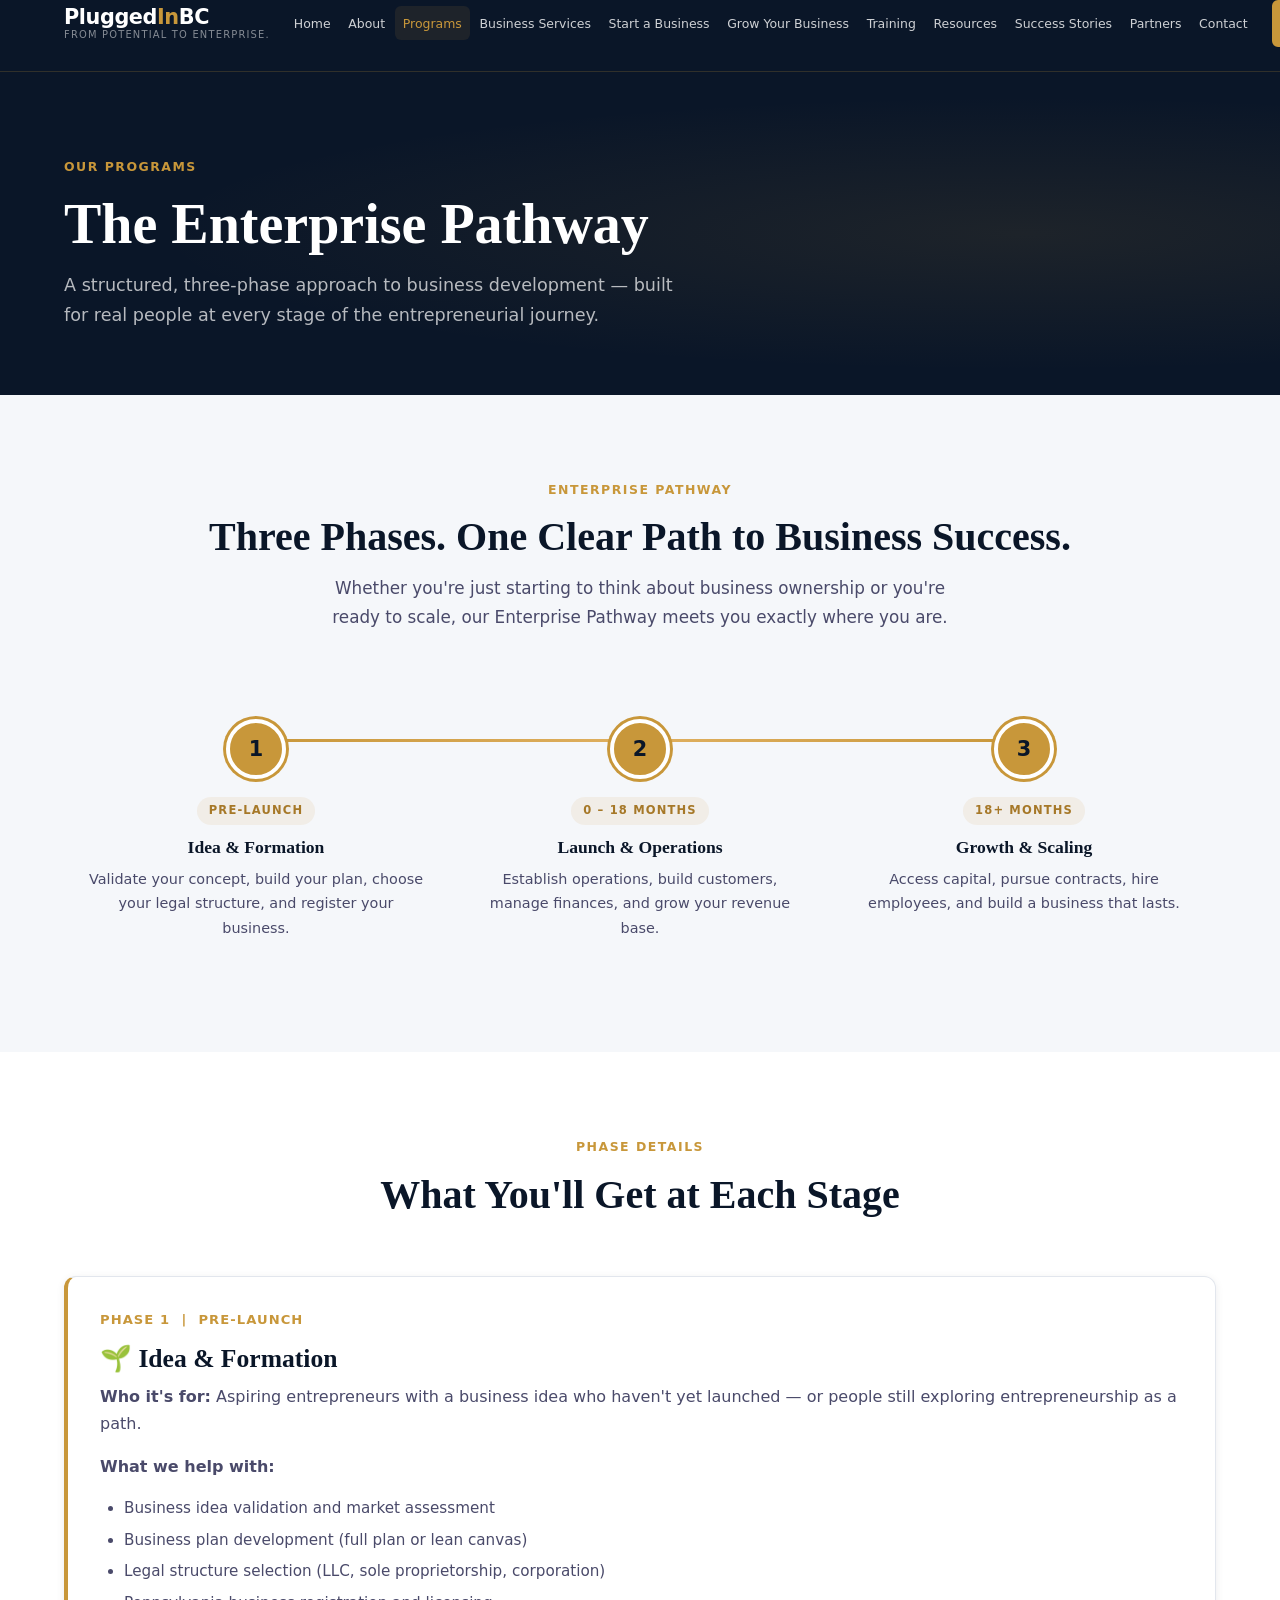
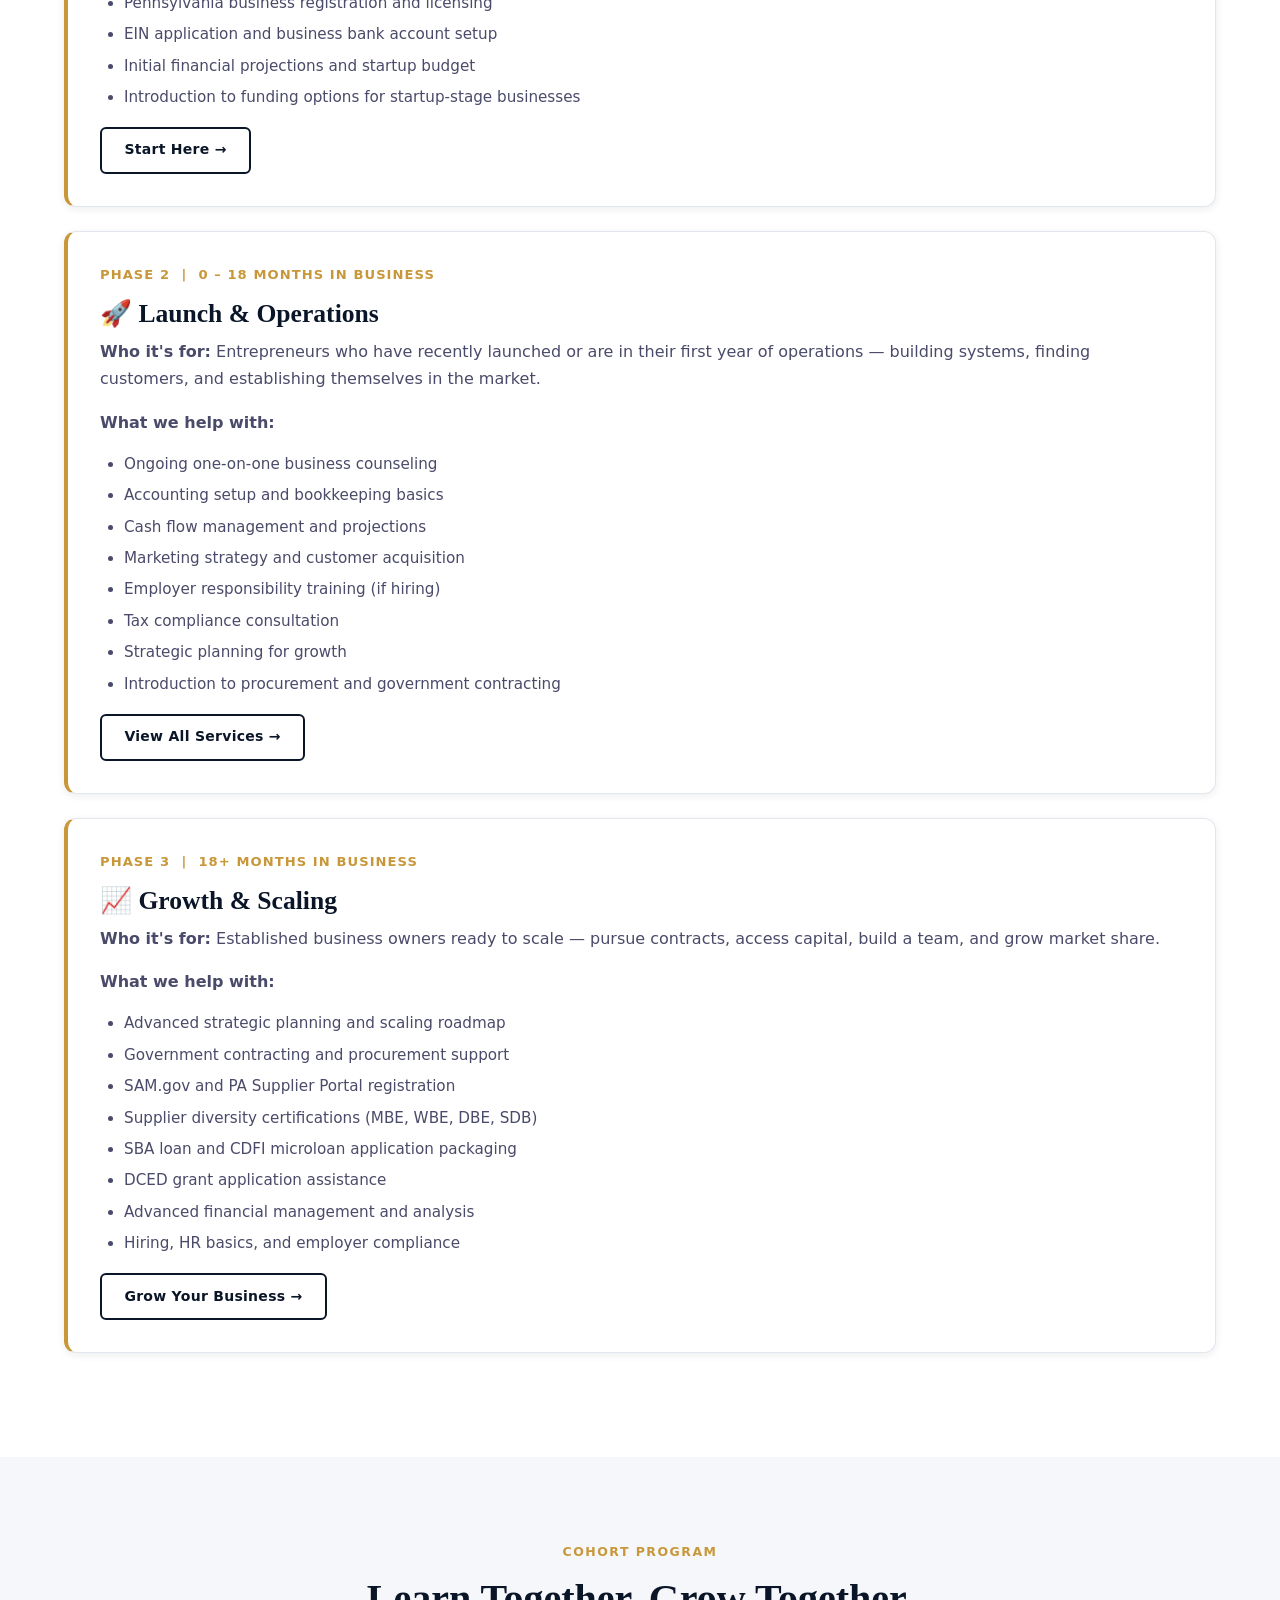
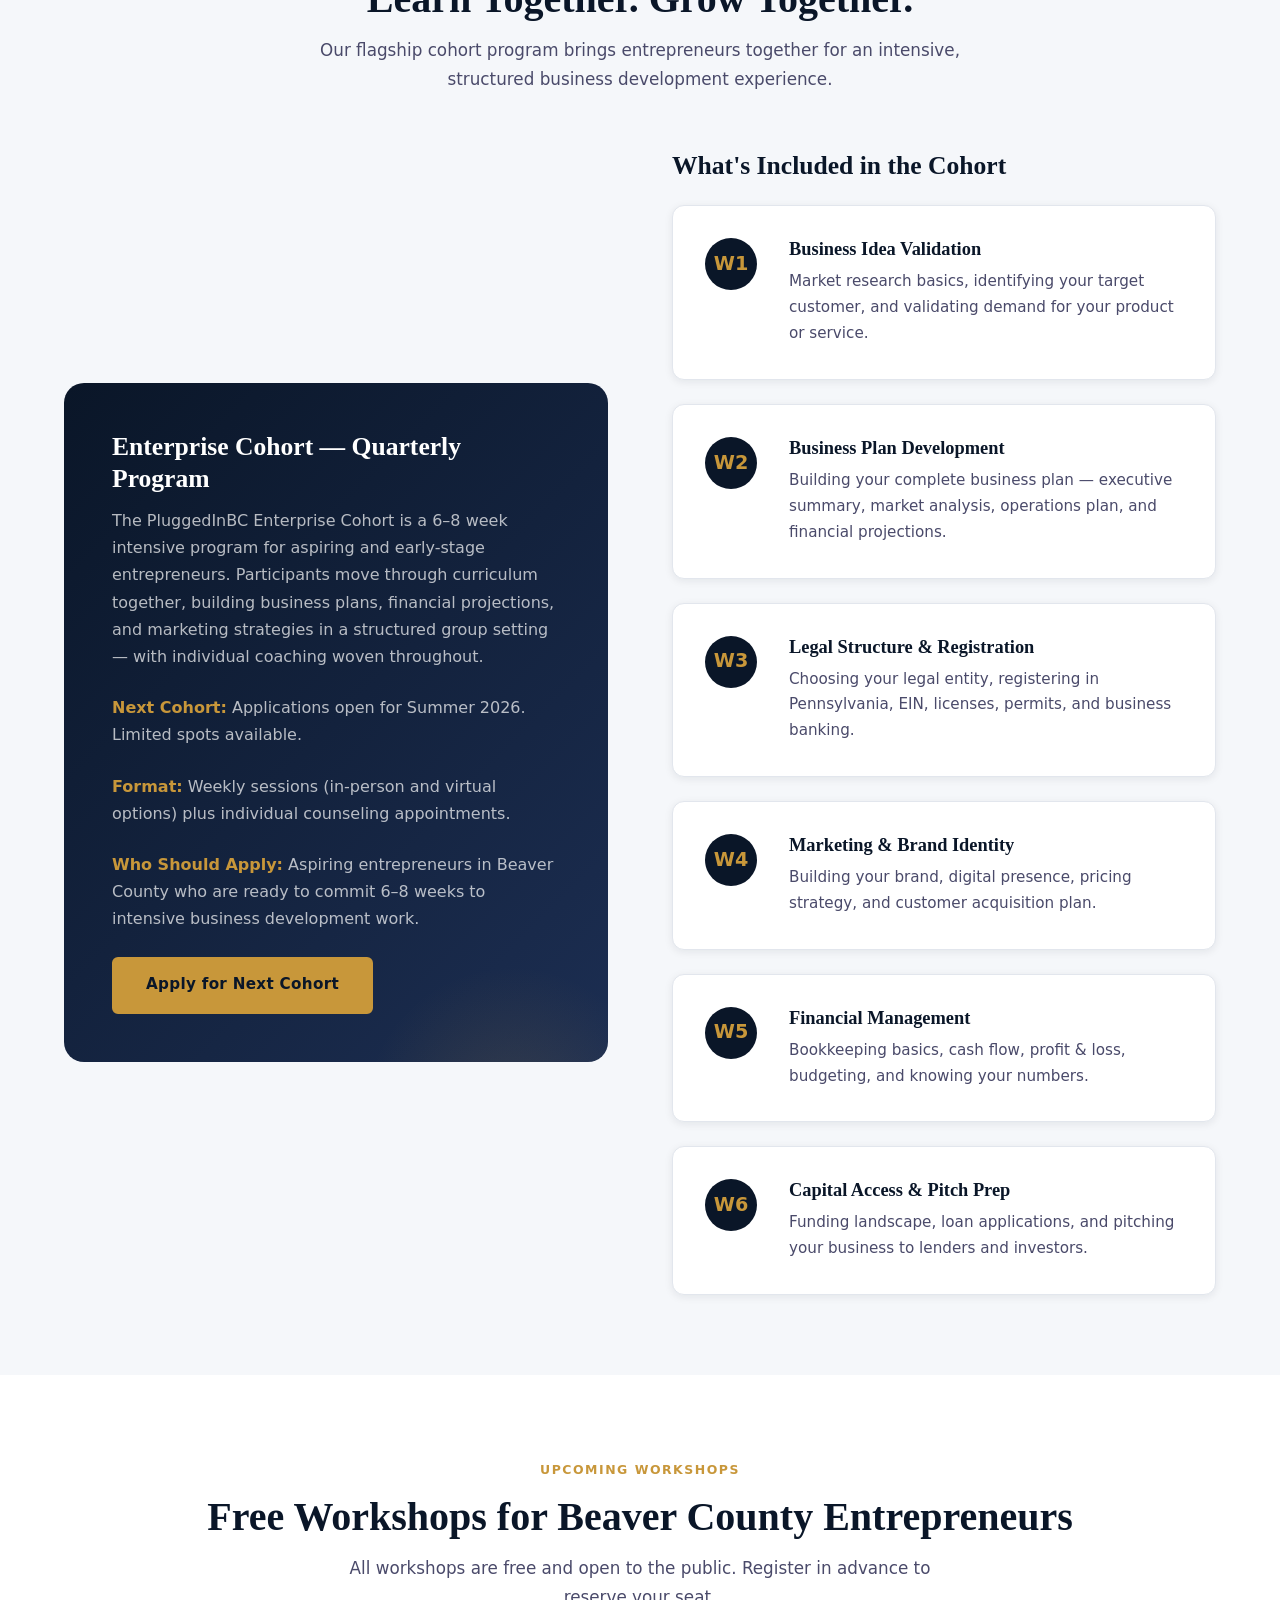
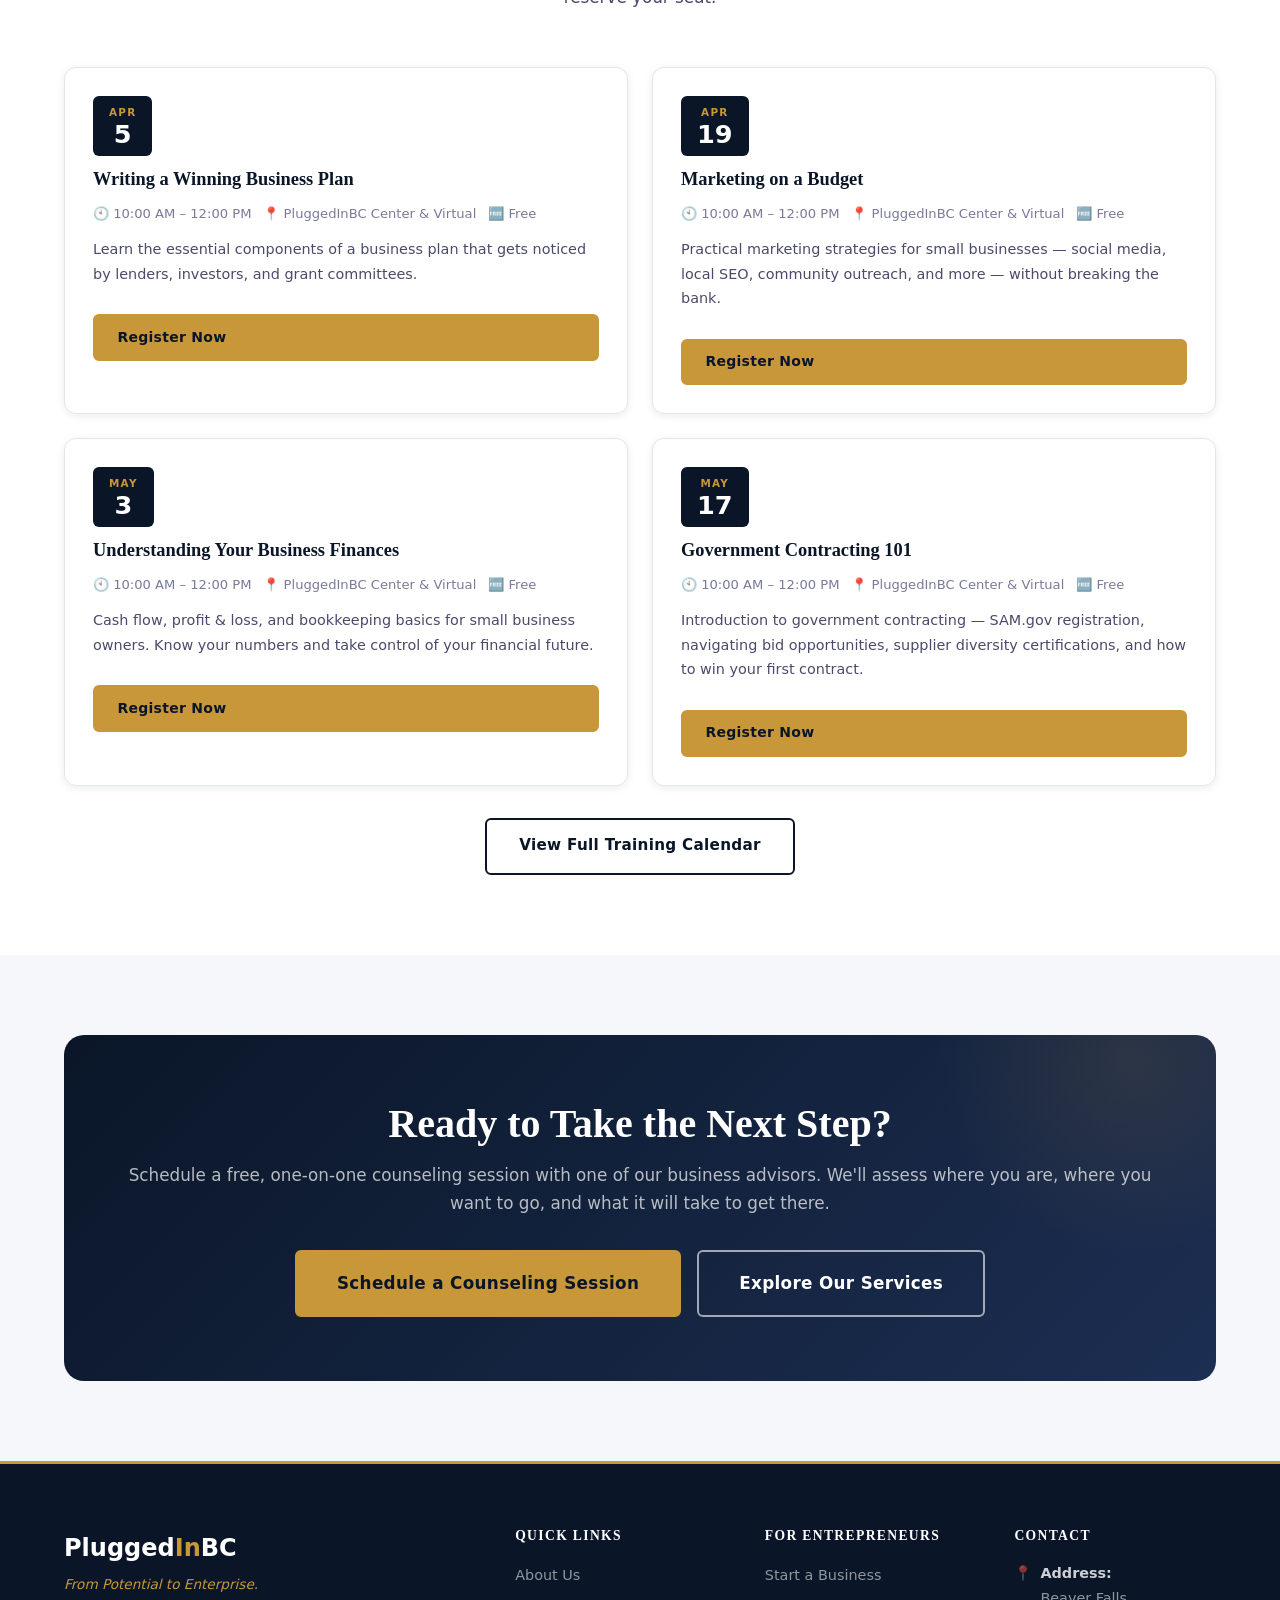
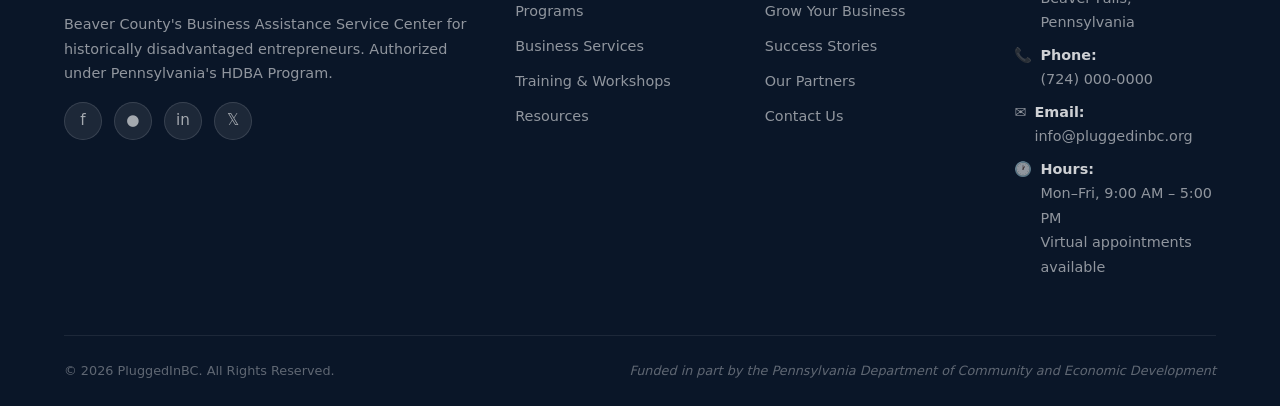
<file: programs.html>
<!DOCTYPE html>
<html lang="en">
<head>
  <meta charset="UTF-8" />
  <meta name="viewport" content="width=device-width, initial-scale=1.0" />
  <meta name="description" content="Explore PluggedInBC's Enterprise Pathway programs — three phases of business development support from idea to growth, plus cohort programs and workshops." />
  <title>Programs — PluggedInBC</title>
  <link rel="stylesheet" href="css/style.css" />
</head>
<body>

  <nav id="site-nav" role="navigation" aria-label="Main navigation">
    <div class="container">
      <div class="nav-inner">
        <a href="index.html" class="nav-logo">
          <span class="logo-name">Plugged<span>In</span>BC</span>
          <span class="logo-tagline">From Potential to Enterprise.</span>
        </a>
        <div class="nav-links" id="nav-links">
          <a href="index.html">Home</a>
          <a href="about.html">About</a>
          <a href="programs.html" class="active">Programs</a>
          <a href="services.html">Business Services</a>
          <a href="start-a-business.html">Start a Business</a>
          <a href="grow-your-business.html">Grow Your Business</a>
          <a href="training.html">Training</a>
          <a href="resources.html">Resources</a>
          <a href="success-stories.html">Success Stories</a>
          <a href="partners.html">Partners</a>
          <a href="contact.html">Contact</a>
        </div>
        <a href="contact.html" class="btn btn-primary btn-sm nav-cta">Get Started</a>
        <button class="nav-hamburger" id="nav-hamburger" aria-label="Toggle navigation" aria-expanded="false" aria-controls="nav-links">
          <span></span><span></span><span></span>
        </button>
      </div>
    </div>
  </nav>

  <div class="page-content">

    <section class="page-hero">
      <div class="container">
        <span class="section-label">Our Programs</span>
        <h1>The Enterprise Pathway</h1>
        <p>A structured, three-phase approach to business development — built for real people at every stage of the entrepreneurial journey.</p>
      </div>
    </section>

    <!-- ENTERPRISE PATHWAY OVERVIEW -->
    <section class="section bg-light">
      <div class="container">
        <div class="section-header">
          <span class="section-label">Enterprise Pathway</span>
          <h2>Three Phases. One Clear Path to Business Success.</h2>
          <p>Whether you're just starting to think about business ownership or you're ready to scale, our Enterprise Pathway meets you exactly where you are.</p>
        </div>
        <div class="phases-grid">
          <div class="phase-card animate-on-scroll">
            <div class="phase-num">1</div>
            <div class="phase-tag">Pre-Launch</div>
            <h3>Idea &amp; Formation</h3>
            <p>Validate your concept, build your plan, choose your legal structure, and register your business.</p>
          </div>
          <div class="phase-card animate-on-scroll">
            <div class="phase-num">2</div>
            <div class="phase-tag">0 – 18 Months</div>
            <h3>Launch &amp; Operations</h3>
            <p>Establish operations, build customers, manage finances, and grow your revenue base.</p>
          </div>
          <div class="phase-card animate-on-scroll">
            <div class="phase-num">3</div>
            <div class="phase-tag">18+ Months</div>
            <h3>Growth &amp; Scaling</h3>
            <p>Access capital, pursue contracts, hire employees, and build a business that lasts.</p>
          </div>
        </div>
      </div>
    </section>

    <!-- PHASE DETAILS -->
    <section class="section">
      <div class="container">
        <div class="section-header">
          <span class="section-label">Phase Details</span>
          <h2>What You'll Get at Each Stage</h2>
        </div>

        <div class="phase-detail animate-on-scroll">
          <div class="phase-sub">Phase 1 &nbsp;|&nbsp; Pre-Launch</div>
          <h3>🌱 Idea &amp; Formation</h3>
          <p><strong>Who it's for:</strong> Aspiring entrepreneurs with a business idea who haven't yet launched — or people still exploring entrepreneurship as a path.</p>
          <p><strong>What we help with:</strong></p>
          <ul>
            <li>Business idea validation and market assessment</li>
            <li>Business plan development (full plan or lean canvas)</li>
            <li>Legal structure selection (LLC, sole proprietorship, corporation)</li>
            <li>Pennsylvania business registration and licensing</li>
            <li>EIN application and business bank account setup</li>
            <li>Initial financial projections and startup budget</li>
            <li>Introduction to funding options for startup-stage businesses</li>
          </ul>
          <div class="mt-2">
            <a href="start-a-business.html" class="btn btn-outline btn-sm">Start Here →</a>
          </div>
        </div>

        <div class="phase-detail animate-on-scroll">
          <div class="phase-sub">Phase 2 &nbsp;|&nbsp; 0 – 18 Months in Business</div>
          <h3>🚀 Launch &amp; Operations</h3>
          <p><strong>Who it's for:</strong> Entrepreneurs who have recently launched or are in their first year of operations — building systems, finding customers, and establishing themselves in the market.</p>
          <p><strong>What we help with:</strong></p>
          <ul>
            <li>Ongoing one-on-one business counseling</li>
            <li>Accounting setup and bookkeeping basics</li>
            <li>Cash flow management and projections</li>
            <li>Marketing strategy and customer acquisition</li>
            <li>Employer responsibility training (if hiring)</li>
            <li>Tax compliance consultation</li>
            <li>Strategic planning for growth</li>
            <li>Introduction to procurement and government contracting</li>
          </ul>
          <div class="mt-2">
            <a href="services.html" class="btn btn-outline btn-sm">View All Services →</a>
          </div>
        </div>

        <div class="phase-detail animate-on-scroll">
          <div class="phase-sub">Phase 3 &nbsp;|&nbsp; 18+ Months in Business</div>
          <h3>📈 Growth &amp; Scaling</h3>
          <p><strong>Who it's for:</strong> Established business owners ready to scale — pursue contracts, access capital, build a team, and grow market share.</p>
          <p><strong>What we help with:</strong></p>
          <ul>
            <li>Advanced strategic planning and scaling roadmap</li>
            <li>Government contracting and procurement support</li>
            <li>SAM.gov and PA Supplier Portal registration</li>
            <li>Supplier diversity certifications (MBE, WBE, DBE, SDB)</li>
            <li>SBA loan and CDFI microloan application packaging</li>
            <li>DCED grant application assistance</li>
            <li>Advanced financial management and analysis</li>
            <li>Hiring, HR basics, and employer compliance</li>
          </ul>
          <div class="mt-2">
            <a href="grow-your-business.html" class="btn btn-outline btn-sm">Grow Your Business →</a>
          </div>
        </div>
      </div>
    </section>

    <!-- COHORT PROGRAM -->
    <section class="section bg-light">
      <div class="container">
        <div class="section-header">
          <span class="section-label">Cohort Program</span>
          <h2>Learn Together. Grow Together.</h2>
          <p>Our flagship cohort program brings entrepreneurs together for an intensive, structured business development experience.</p>
        </div>
        <div class="two-col">
          <div class="cohort-box">
            <h3>Enterprise Cohort — Quarterly Program</h3>
            <p>The PluggedInBC Enterprise Cohort is a 6–8 week intensive program for aspiring and early-stage entrepreneurs. Participants move through curriculum together, building business plans, financial projections, and marketing strategies in a structured group setting — with individual coaching woven throughout.</p>
            <p><strong style="color:var(--gold);">Next Cohort:</strong> Applications open for Summer 2026. Limited spots available.</p>
            <p><strong style="color:var(--gold);">Format:</strong> Weekly sessions (in-person and virtual options) plus individual counseling appointments.</p>
            <p><strong style="color:var(--gold);">Who Should Apply:</strong> Aspiring entrepreneurs in Beaver County who are ready to commit 6–8 weeks to intensive business development work.</p>
            <a href="contact.html" class="btn btn-primary">Apply for Next Cohort</a>
          </div>
          <div>
            <h3 class="mb-3">What's Included in the Cohort</h3>
            <div class="steps-list">
              <div class="step-item">
                <div class="step-num">W1</div>
                <div class="step-body">
                  <h4>Business Idea Validation</h4>
                  <p>Market research basics, identifying your target customer, and validating demand for your product or service.</p>
                </div>
              </div>
              <div class="step-item">
                <div class="step-num">W2</div>
                <div class="step-body">
                  <h4>Business Plan Development</h4>
                  <p>Building your complete business plan — executive summary, market analysis, operations plan, and financial projections.</p>
                </div>
              </div>
              <div class="step-item">
                <div class="step-num">W3</div>
                <div class="step-body">
                  <h4>Legal Structure &amp; Registration</h4>
                  <p>Choosing your legal entity, registering in Pennsylvania, EIN, licenses, permits, and business banking.</p>
                </div>
              </div>
              <div class="step-item">
                <div class="step-num">W4</div>
                <div class="step-body">
                  <h4>Marketing &amp; Brand Identity</h4>
                  <p>Building your brand, digital presence, pricing strategy, and customer acquisition plan.</p>
                </div>
              </div>
              <div class="step-item">
                <div class="step-num">W5</div>
                <div class="step-body">
                  <h4>Financial Management</h4>
                  <p>Bookkeeping basics, cash flow, profit &amp; loss, budgeting, and knowing your numbers.</p>
                </div>
              </div>
              <div class="step-item">
                <div class="step-num">W6</div>
                <div class="step-body">
                  <h4>Capital Access &amp; Pitch Prep</h4>
                  <p>Funding landscape, loan applications, and pitching your business to lenders and investors.</p>
                </div>
              </div>
            </div>
          </div>
        </div>
      </div>
    </section>

    <!-- WORKSHOP SCHEDULE -->
    <section class="section">
      <div class="container">
        <div class="section-header">
          <span class="section-label">Upcoming Workshops</span>
          <h2>Free Workshops for Beaver County Entrepreneurs</h2>
          <p>All workshops are free and open to the public. Register in advance to reserve your seat.</p>
        </div>
        <div class="workshop-cards">
          <div class="workshop-card animate-on-scroll">
            <div class="workshop-date-badge">
              <span class="month">APR</span>
              <span class="day">5</span>
            </div>
            <h4>Writing a Winning Business Plan</h4>
            <div class="workshop-meta">
              <span>🕙 10:00 AM – 12:00 PM</span>
              <span>📍 PluggedInBC Center &amp; Virtual</span>
              <span>🆓 Free</span>
            </div>
            <p style="font-size:0.9rem; color:var(--text-mid);">Learn the essential components of a business plan that gets noticed by lenders, investors, and grant committees.</p>
            <a href="contact.html" class="btn btn-primary btn-sm">Register Now</a>
          </div>
          <div class="workshop-card animate-on-scroll">
            <div class="workshop-date-badge">
              <span class="month">APR</span>
              <span class="day">19</span>
            </div>
            <h4>Marketing on a Budget</h4>
            <div class="workshop-meta">
              <span>🕙 10:00 AM – 12:00 PM</span>
              <span>📍 PluggedInBC Center &amp; Virtual</span>
              <span>🆓 Free</span>
            </div>
            <p style="font-size:0.9rem; color:var(--text-mid);">Practical marketing strategies for small businesses — social media, local SEO, community outreach, and more — without breaking the bank.</p>
            <a href="contact.html" class="btn btn-primary btn-sm">Register Now</a>
          </div>
          <div class="workshop-card animate-on-scroll">
            <div class="workshop-date-badge">
              <span class="month">MAY</span>
              <span class="day">3</span>
            </div>
            <h4>Understanding Your Business Finances</h4>
            <div class="workshop-meta">
              <span>🕙 10:00 AM – 12:00 PM</span>
              <span>📍 PluggedInBC Center &amp; Virtual</span>
              <span>🆓 Free</span>
            </div>
            <p style="font-size:0.9rem; color:var(--text-mid);">Cash flow, profit &amp; loss, and bookkeeping basics for small business owners. Know your numbers and take control of your financial future.</p>
            <a href="contact.html" class="btn btn-primary btn-sm">Register Now</a>
          </div>
          <div class="workshop-card animate-on-scroll">
            <div class="workshop-date-badge">
              <span class="month">MAY</span>
              <span class="day">17</span>
            </div>
            <h4>Government Contracting 101</h4>
            <div class="workshop-meta">
              <span>🕙 10:00 AM – 12:00 PM</span>
              <span>📍 PluggedInBC Center &amp; Virtual</span>
              <span>🆓 Free</span>
            </div>
            <p style="font-size:0.9rem; color:var(--text-mid);">Introduction to government contracting — SAM.gov registration, navigating bid opportunities, supplier diversity certifications, and how to win your first contract.</p>
            <a href="contact.html" class="btn btn-primary btn-sm">Register Now</a>
          </div>
        </div>
        <div class="text-center mt-4">
          <a href="training.html" class="btn btn-outline">View Full Training Calendar</a>
        </div>
      </div>
    </section>

    <!-- CTA -->
    <section class="section bg-light">
      <div class="container">
        <div class="cta-box">
          <h2>Ready to Take the Next Step?</h2>
          <p>Schedule a free, one-on-one counseling session with one of our business advisors. We'll assess where you are, where you want to go, and what it will take to get there.</p>
          <div class="btn-group">
            <a href="contact.html" class="btn btn-primary btn-lg">Schedule a Counseling Session</a>
            <a href="services.html" class="btn btn-secondary btn-lg">Explore Our Services</a>
          </div>
        </div>
      </div>
    </section>

  </div>

  <footer id="site-footer">
    <div class="container">
      <div class="footer-grid">
        <div class="footer-brand">
          <div class="logo-name">Plugged<span>In</span>BC</div>
          <div class="tagline">From Potential to Enterprise.</div>
          <p>Beaver County's Business Assistance Service Center for historically disadvantaged entrepreneurs. Authorized under Pennsylvania's HDBA Program.</p>
          <div class="social-links">
            <a href="#" class="social-link" aria-label="Facebook">f</a>
            <a href="#" class="social-link" aria-label="Instagram">&#9679;</a>
            <a href="#" class="social-link" aria-label="LinkedIn">in</a>
            <a href="#" class="social-link" aria-label="Twitter/X">𝕏</a>
          </div>
        </div>
        <div class="footer-col">
          <h5>Quick Links</h5>
          <ul>
            <li><a href="about.html">About Us</a></li>
            <li><a href="programs.html">Programs</a></li>
            <li><a href="services.html">Business Services</a></li>
            <li><a href="training.html">Training &amp; Workshops</a></li>
            <li><a href="resources.html">Resources</a></li>
          </ul>
        </div>
        <div class="footer-col">
          <h5>For Entrepreneurs</h5>
          <ul>
            <li><a href="start-a-business.html">Start a Business</a></li>
            <li><a href="grow-your-business.html">Grow Your Business</a></li>
            <li><a href="success-stories.html">Success Stories</a></li>
            <li><a href="partners.html">Our Partners</a></li>
            <li><a href="contact.html">Contact Us</a></li>
          </ul>
        </div>
        <div class="footer-col footer-contact">
          <h5>Contact</h5>
          <p><span>📍</span><span><strong>Address:</strong><br>Beaver Falls, Pennsylvania</span></p>
          <p><span>📞</span><span><strong>Phone:</strong><br><a href="tel:7240000000" style="color:rgba(255,255,255,0.55)">(724) 000-0000</a></span></p>
          <p><span>✉️</span><span><strong>Email:</strong><br><a href="mailto:info@pluggedinbc.org" style="color:rgba(255,255,255,0.55)">info@pluggedinbc.org</a></span></p>
          <p><span>🕐</span><span><strong>Hours:</strong><br>Mon–Fri, 9:00 AM – 5:00 PM<br>Virtual appointments available</span></p>
        </div>
      </div>
      <div class="footer-bottom">
        <p>&copy; 2026 PluggedInBC. All Rights Reserved.</p>
        <p class="footer-funding">Funded in part by the Pennsylvania Department of Community and Economic Development</p>
      </div>
    </div>
  </footer>

  <script src="js/main.js"></script>
</body>
</html>
</file>
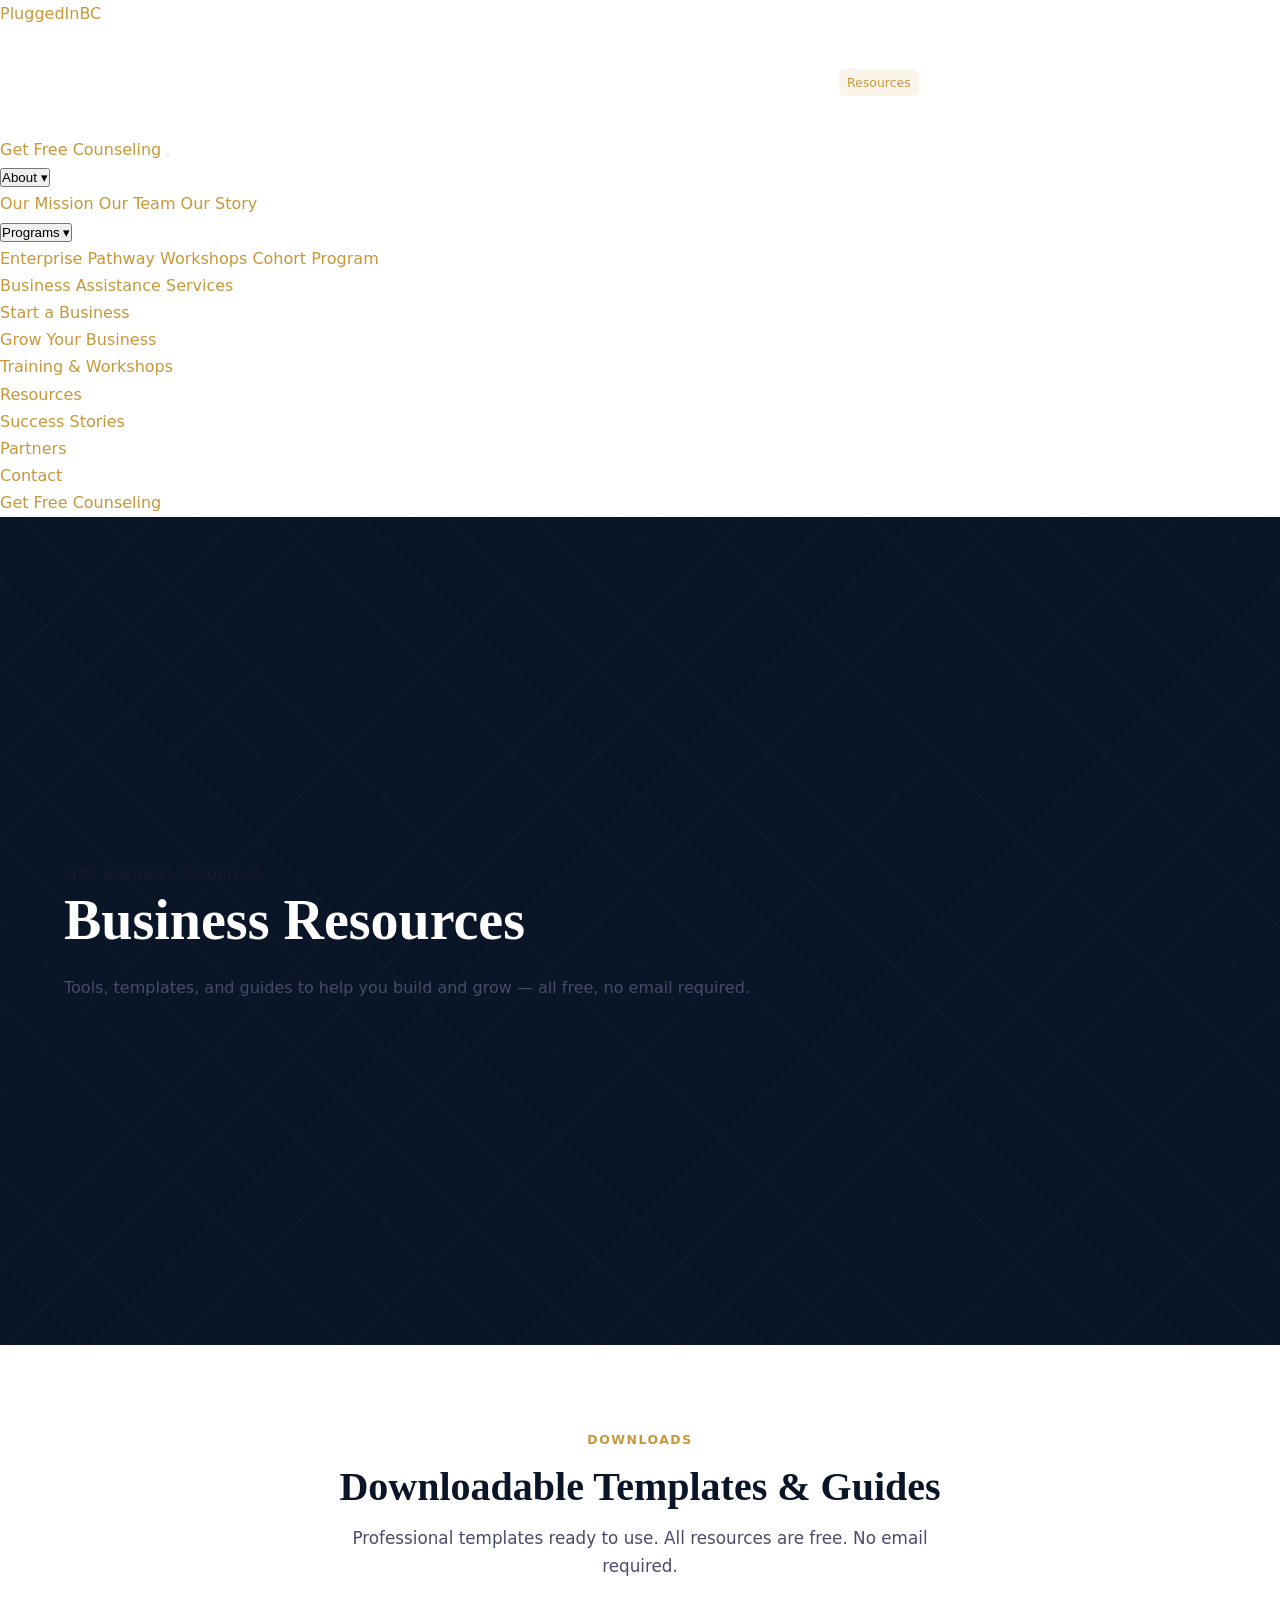
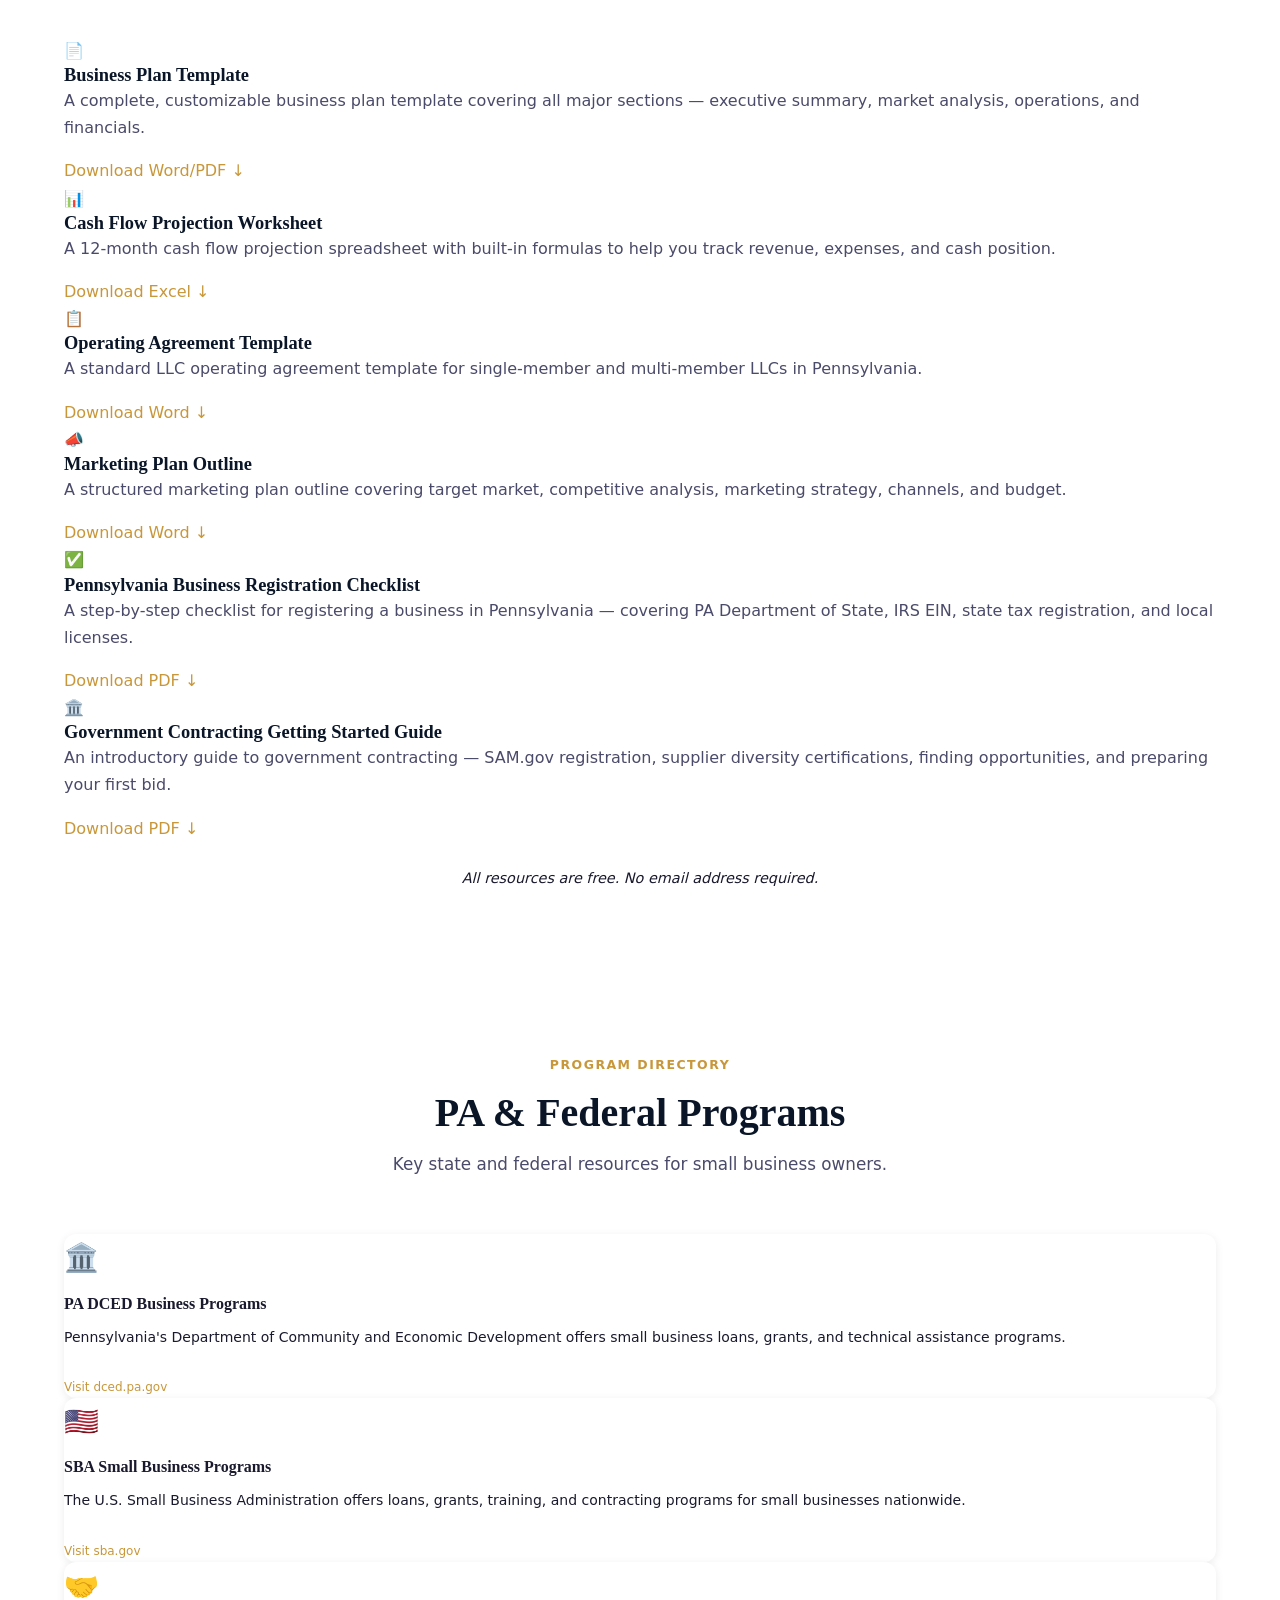
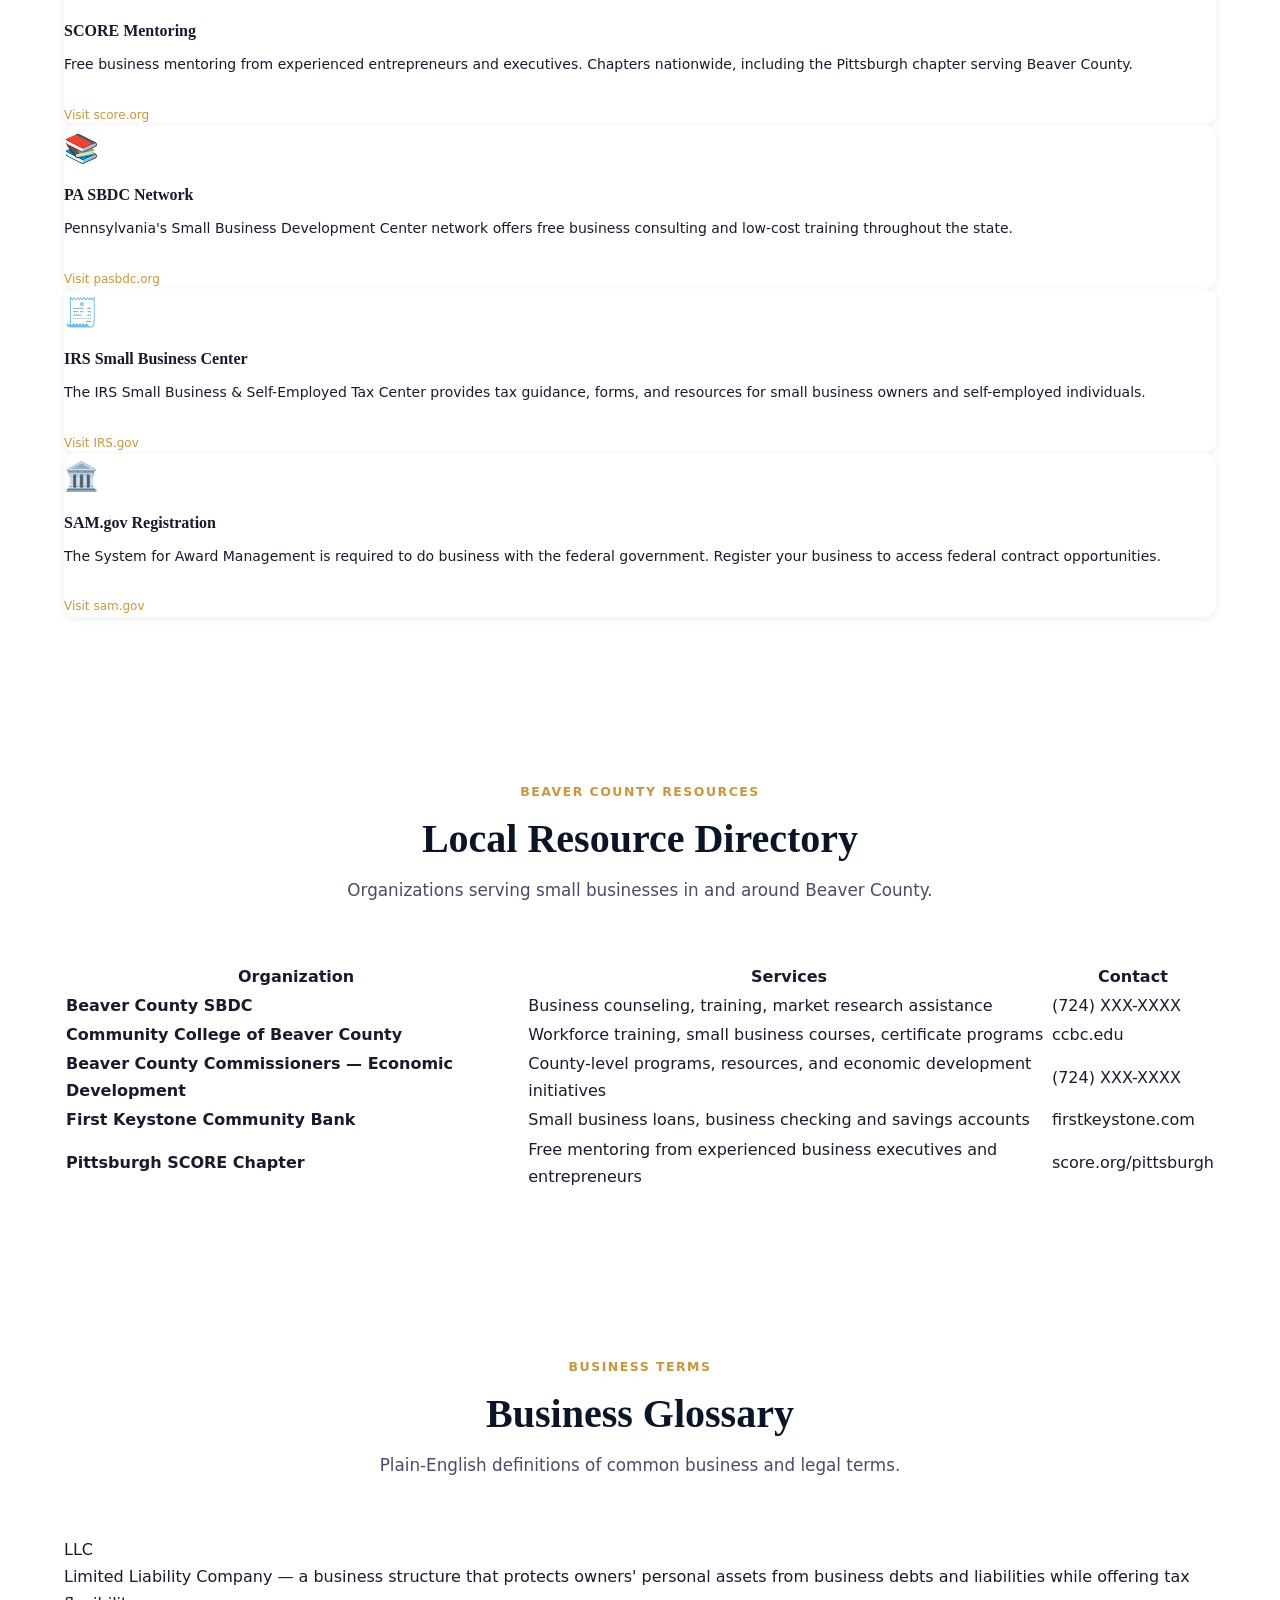
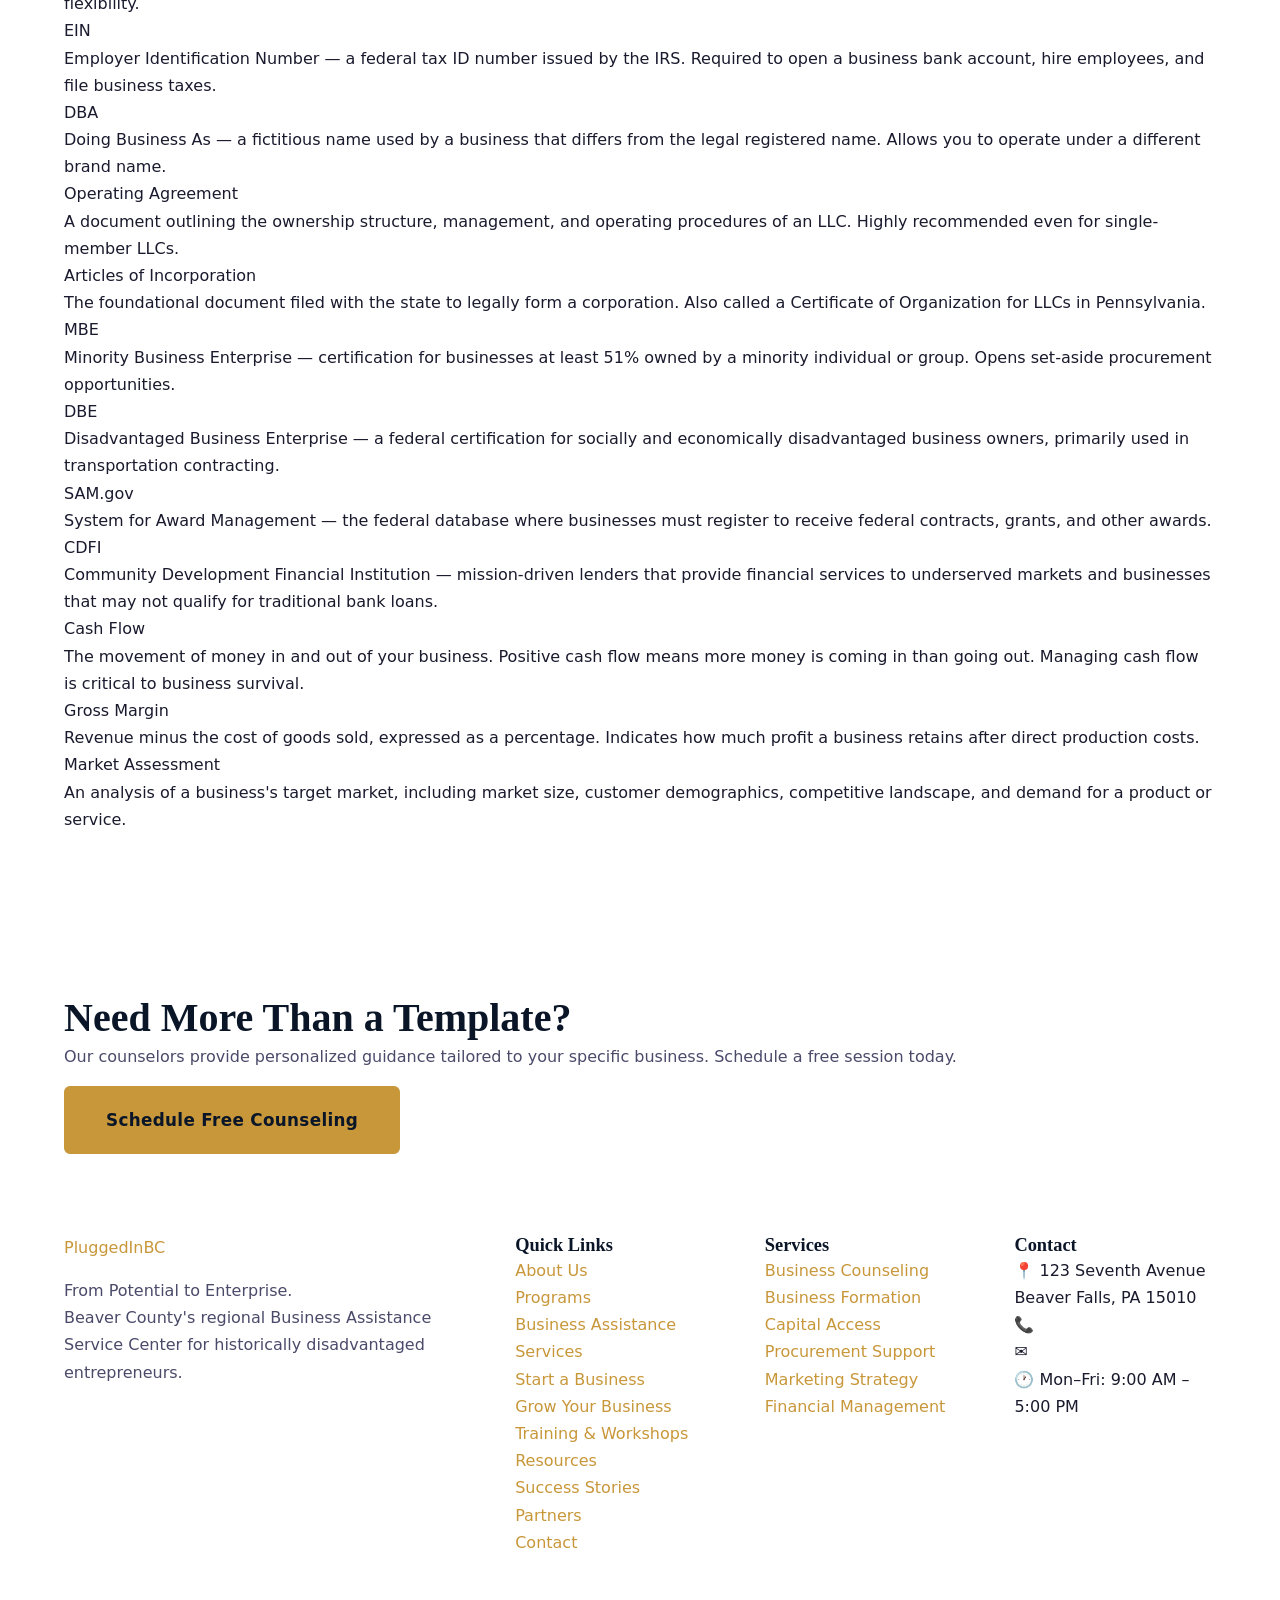
<file: resources.html>
<!DOCTYPE html>
<html lang="en">
<head>
  <meta charset="UTF-8" />
  <meta name="viewport" content="width=device-width, initial-scale=1.0" />
  <meta name="description" content="Free business resources for Beaver County entrepreneurs — downloadable templates, PA and federal program directories, local resource guide, and business glossary from PluggedInBC." />
  <title>Business Resources | PluggedInBC — Beaver County, PA</title>
  <link rel="preconnect" href="https://fonts.googleapis.com" />
  <link rel="preconnect" href="https://fonts.gstatic.com" crossorigin />
  <link href="https://fonts.googleapis.com/css2?family=Montserrat:wght@400;500;600;700;800;900&family=Open+Sans:wght@300;400;500;600;700&display=swap" rel="stylesheet" />
  <link rel="stylesheet" href="css/style.css" />
</head>
<body>

  <header class="site-header" role="banner">
    <nav class="nav-container" role="navigation" aria-label="Main navigation">
      <a href="index.html" class="nav-logo" aria-label="PluggedInBC Home">
        <span class="logo-text">PluggedIn<span class="bc">BC</span></span>
      </a>
      <ul class="nav-links" role="list">
        <li class="has-dropdown">
          <a href="about.html">About</a>
          <ul class="dropdown-menu" role="list">
            <li><a href="about.html#mission">Our Mission</a></li>
            <li><a href="about.html#team">Our Team</a></li>
            <li><a href="about.html#story">Our Story</a></li>
          </ul>
        </li>
        <li class="has-dropdown">
          <a href="programs.html">Programs</a>
          <ul class="dropdown-menu" role="list">
            <li><a href="programs.html#enterprise-pathway">Enterprise Pathway</a></li>
            <li><a href="programs.html#workshops">Workshops</a></li>
            <li><a href="programs.html#cohort">Cohort Program</a></li>
          </ul>
        </li>
        <li><a href="services.html">Business Assistance Services</a></li>
        <li><a href="start-a-business.html">Start a Business</a></li>
        <li><a href="grow-your-business.html">Grow Your Business</a></li>
        <li><a href="training.html">Training &amp; Workshops</a></li>
        <li><a href="resources.html" class="active">Resources</a></li>
        <li><a href="success-stories.html">Success Stories</a></li>
        <li><a href="partners.html">Partners</a></li>
        <li><a href="contact.html">Contact</a></li>
      </ul>
      <a href="contact.html" class="nav-cta">Get Free Counseling</a>
      <button class="nav-toggle" aria-label="Toggle mobile menu" aria-expanded="false">
        <span></span><span></span><span></span>
      </button>
    </nav>
  </header>

  <div class="mobile-nav" role="dialog" aria-label="Mobile navigation">
    <ul class="mobile-nav-links" role="list">
      <li>
        <button class="mobile-dropdown-toggle" data-target="mob-about">About ▾</button>
        <div class="mobile-dropdown" id="mob-about">
          <a href="about.html#mission">Our Mission</a>
          <a href="about.html#team">Our Team</a>
          <a href="about.html#story">Our Story</a>
        </div>
      </li>
      <li>
        <button class="mobile-dropdown-toggle" data-target="mob-programs">Programs ▾</button>
        <div class="mobile-dropdown" id="mob-programs">
          <a href="programs.html#enterprise-pathway">Enterprise Pathway</a>
          <a href="programs.html#workshops">Workshops</a>
          <a href="programs.html#cohort">Cohort Program</a>
        </div>
      </li>
      <li><a href="services.html">Business Assistance Services</a></li>
      <li><a href="start-a-business.html">Start a Business</a></li>
      <li><a href="grow-your-business.html">Grow Your Business</a></li>
      <li><a href="training.html">Training &amp; Workshops</a></li>
      <li><a href="resources.html">Resources</a></li>
      <li><a href="success-stories.html">Success Stories</a></li>
      <li><a href="partners.html">Partners</a></li>
      <li><a href="contact.html">Contact</a></li>
    </ul>
    <a href="contact.html" class="mobile-nav-cta">Get Free Counseling</a>
  </div>

  <main id="main-content">

    <!-- HERO -->
    <section class="hero hero-inner" aria-label="Resources hero">
      <div class="hero-pattern" aria-hidden="true"></div>
      <div class="container">
        <div class="hero-content">
          <span class="hero-badge">Free Business Resources</span>
          <h1>Business Resources</h1>
          <p class="hero-subheadline">Tools, templates, and guides to help you build and grow — all free, no email required.</p>
        </div>
      </div>
    </section>

    <!-- DOWNLOADABLE TEMPLATES -->
    <section class="section section-white" id="templates" aria-labelledby="templates-heading">
      <div class="container">
        <div class="section-header">
          <span class="section-label">Downloads</span>
          <h2 id="templates-heading">Downloadable Templates &amp; Guides</h2>
          <p>Professional templates ready to use. All resources are free. No email required.</p>
          <span class="gold-line" aria-hidden="true"></span>
        </div>

        <div class="grid grid-3">

          <div class="resource-card">
            <div class="resource-icon" aria-hidden="true">📄</div>
            <h4>Business Plan Template</h4>
            <p>A complete, customizable business plan template covering all major sections — executive summary, market analysis, operations, and financials.</p>
            <a href="#" class="download-link">Download Word/PDF ↓</a>
          </div>

          <div class="resource-card">
            <div class="resource-icon" aria-hidden="true">📊</div>
            <h4>Cash Flow Projection Worksheet</h4>
            <p>A 12-month cash flow projection spreadsheet with built-in formulas to help you track revenue, expenses, and cash position.</p>
            <a href="#" class="download-link">Download Excel ↓</a>
          </div>

          <div class="resource-card">
            <div class="resource-icon" aria-hidden="true">📋</div>
            <h4>Operating Agreement Template</h4>
            <p>A standard LLC operating agreement template for single-member and multi-member LLCs in Pennsylvania.</p>
            <a href="#" class="download-link">Download Word ↓</a>
          </div>

          <div class="resource-card">
            <div class="resource-icon" aria-hidden="true">📣</div>
            <h4>Marketing Plan Outline</h4>
            <p>A structured marketing plan outline covering target market, competitive analysis, marketing strategy, channels, and budget.</p>
            <a href="#" class="download-link">Download Word ↓</a>
          </div>

          <div class="resource-card">
            <div class="resource-icon" aria-hidden="true">✅</div>
            <h4>Pennsylvania Business Registration Checklist</h4>
            <p>A step-by-step checklist for registering a business in Pennsylvania — covering PA Department of State, IRS EIN, state tax registration, and local licenses.</p>
            <a href="#" class="download-link">Download PDF ↓</a>
          </div>

          <div class="resource-card">
            <div class="resource-icon" aria-hidden="true">🏛️</div>
            <h4>Government Contracting Getting Started Guide</h4>
            <p>An introductory guide to government contracting — SAM.gov registration, supplier diversity certifications, finding opportunities, and preparing your first bid.</p>
            <a href="#" class="download-link">Download PDF ↓</a>
          </div>

        </div>

        <p style="text-align:center; margin-top:1.5rem; color:var(--color-text-muted); font-style:italic; font-size:0.9rem;">All resources are free. No email address required.</p>
      </div>
    </section>

    <!-- PA & FEDERAL PROGRAMS -->
    <section class="section section-light" id="programs" aria-labelledby="programs-heading">
      <div class="container">
        <div class="section-header">
          <span class="section-label">Program Directory</span>
          <h2 id="programs-heading">PA &amp; Federal Programs</h2>
          <p>Key state and federal resources for small business owners.</p>
          <span class="gold-line" aria-hidden="true"></span>
        </div>

        <div class="grid grid-3">

          <div class="card" style="display:flex; flex-direction:column; gap:0.75rem;">
            <div style="font-size:1.75rem;" aria-hidden="true">🏛️</div>
            <h4 style="color:var(--color-primary); font-size:1rem;">PA DCED Business Programs</h4>
            <p style="font-size:0.875rem; color:var(--color-text-muted);">Pennsylvania's Department of Community and Economic Development offers small business loans, grants, and technical assistance programs.</p>
            <a href="https://dced.pa.gov" target="_blank" rel="noopener noreferrer" class="arrow-link" style="font-size:0.75rem;">Visit dced.pa.gov</a>
          </div>

          <div class="card" style="display:flex; flex-direction:column; gap:0.75rem;">
            <div style="font-size:1.75rem;" aria-hidden="true">🇺🇸</div>
            <h4 style="color:var(--color-primary); font-size:1rem;">SBA Small Business Programs</h4>
            <p style="font-size:0.875rem; color:var(--color-text-muted);">The U.S. Small Business Administration offers loans, grants, training, and contracting programs for small businesses nationwide.</p>
            <a href="https://sba.gov" target="_blank" rel="noopener noreferrer" class="arrow-link" style="font-size:0.75rem;">Visit sba.gov</a>
          </div>

          <div class="card" style="display:flex; flex-direction:column; gap:0.75rem;">
            <div style="font-size:1.75rem;" aria-hidden="true">🤝</div>
            <h4 style="color:var(--color-primary); font-size:1rem;">SCORE Mentoring</h4>
            <p style="font-size:0.875rem; color:var(--color-text-muted);">Free business mentoring from experienced entrepreneurs and executives. Chapters nationwide, including the Pittsburgh chapter serving Beaver County.</p>
            <a href="https://score.org" target="_blank" rel="noopener noreferrer" class="arrow-link" style="font-size:0.75rem;">Visit score.org</a>
          </div>

          <div class="card" style="display:flex; flex-direction:column; gap:0.75rem;">
            <div style="font-size:1.75rem;" aria-hidden="true">📚</div>
            <h4 style="color:var(--color-primary); font-size:1rem;">PA SBDC Network</h4>
            <p style="font-size:0.875rem; color:var(--color-text-muted);">Pennsylvania's Small Business Development Center network offers free business consulting and low-cost training throughout the state.</p>
            <a href="https://pasbdc.org" target="_blank" rel="noopener noreferrer" class="arrow-link" style="font-size:0.75rem;">Visit pasbdc.org</a>
          </div>

          <div class="card" style="display:flex; flex-direction:column; gap:0.75rem;">
            <div style="font-size:1.75rem;" aria-hidden="true">🧾</div>
            <h4 style="color:var(--color-primary); font-size:1rem;">IRS Small Business Center</h4>
            <p style="font-size:0.875rem; color:var(--color-text-muted);">The IRS Small Business &amp; Self-Employed Tax Center provides tax guidance, forms, and resources for small business owners and self-employed individuals.</p>
            <a href="https://irs.gov/businesses/small-businesses-self-employed" target="_blank" rel="noopener noreferrer" class="arrow-link" style="font-size:0.75rem;">Visit IRS.gov</a>
          </div>

          <div class="card" style="display:flex; flex-direction:column; gap:0.75rem;">
            <div style="font-size:1.75rem;" aria-hidden="true">🏛️</div>
            <h4 style="color:var(--color-primary); font-size:1rem;">SAM.gov Registration</h4>
            <p style="font-size:0.875rem; color:var(--color-text-muted);">The System for Award Management is required to do business with the federal government. Register your business to access federal contract opportunities.</p>
            <a href="https://sam.gov" target="_blank" rel="noopener noreferrer" class="arrow-link" style="font-size:0.75rem;">Visit sam.gov</a>
          </div>

        </div>
      </div>
    </section>

    <!-- LOCAL RESOURCE DIRECTORY -->
    <section class="section section-white" id="local" aria-labelledby="local-heading">
      <div class="container">
        <div class="section-header">
          <span class="section-label">Beaver County Resources</span>
          <h2 id="local-heading">Local Resource Directory</h2>
          <p>Organizations serving small businesses in and around Beaver County.</p>
          <span class="gold-line" aria-hidden="true"></span>
        </div>

        <div class="data-table-wrap">
          <table class="data-table" role="table" aria-label="Local resource directory">
            <thead>
              <tr>
                <th scope="col">Organization</th>
                <th scope="col">Services</th>
                <th scope="col">Contact</th>
              </tr>
            </thead>
            <tbody>
              <tr>
                <td><strong>Beaver County SBDC</strong></td>
                <td>Business counseling, training, market research assistance</td>
                <td>(724) XXX-XXXX</td>
              </tr>
              <tr>
                <td><strong>Community College of Beaver County</strong></td>
                <td>Workforce training, small business courses, certificate programs</td>
                <td>ccbc.edu</td>
              </tr>
              <tr>
                <td><strong>Beaver County Commissioners — Economic Development</strong></td>
                <td>County-level programs, resources, and economic development initiatives</td>
                <td>(724) XXX-XXXX</td>
              </tr>
              <tr>
                <td><strong>First Keystone Community Bank</strong></td>
                <td>Small business loans, business checking and savings accounts</td>
                <td>firstkeystone.com</td>
              </tr>
              <tr>
                <td><strong>Pittsburgh SCORE Chapter</strong></td>
                <td>Free mentoring from experienced business executives and entrepreneurs</td>
                <td>score.org/pittsburgh</td>
              </tr>
            </tbody>
          </table>
        </div>
      </div>
    </section>

    <!-- GLOSSARY -->
    <section class="section section-light" id="glossary" aria-labelledby="glossary-heading">
      <div class="container">
        <div class="section-header">
          <span class="section-label">Business Terms</span>
          <h2 id="glossary-heading">Business Glossary</h2>
          <p>Plain-English definitions of common business and legal terms.</p>
          <span class="gold-line" aria-hidden="true"></span>
        </div>

        <div class="glossary-grid">

          <div class="glossary-item">
            <div class="glossary-term">LLC</div>
            <div class="glossary-def">Limited Liability Company — a business structure that protects owners' personal assets from business debts and liabilities while offering tax flexibility.</div>
          </div>

          <div class="glossary-item">
            <div class="glossary-term">EIN</div>
            <div class="glossary-def">Employer Identification Number — a federal tax ID number issued by the IRS. Required to open a business bank account, hire employees, and file business taxes.</div>
          </div>

          <div class="glossary-item">
            <div class="glossary-term">DBA</div>
            <div class="glossary-def">Doing Business As — a fictitious name used by a business that differs from the legal registered name. Allows you to operate under a different brand name.</div>
          </div>

          <div class="glossary-item">
            <div class="glossary-term">Operating Agreement</div>
            <div class="glossary-def">A document outlining the ownership structure, management, and operating procedures of an LLC. Highly recommended even for single-member LLCs.</div>
          </div>

          <div class="glossary-item">
            <div class="glossary-term">Articles of Incorporation</div>
            <div class="glossary-def">The foundational document filed with the state to legally form a corporation. Also called a Certificate of Organization for LLCs in Pennsylvania.</div>
          </div>

          <div class="glossary-item">
            <div class="glossary-term">MBE</div>
            <div class="glossary-def">Minority Business Enterprise — certification for businesses at least 51% owned by a minority individual or group. Opens set-aside procurement opportunities.</div>
          </div>

          <div class="glossary-item">
            <div class="glossary-term">DBE</div>
            <div class="glossary-def">Disadvantaged Business Enterprise — a federal certification for socially and economically disadvantaged business owners, primarily used in transportation contracting.</div>
          </div>

          <div class="glossary-item">
            <div class="glossary-term">SAM.gov</div>
            <div class="glossary-def">System for Award Management — the federal database where businesses must register to receive federal contracts, grants, and other awards.</div>
          </div>

          <div class="glossary-item">
            <div class="glossary-term">CDFI</div>
            <div class="glossary-def">Community Development Financial Institution — mission-driven lenders that provide financial services to underserved markets and businesses that may not qualify for traditional bank loans.</div>
          </div>

          <div class="glossary-item">
            <div class="glossary-term">Cash Flow</div>
            <div class="glossary-def">The movement of money in and out of your business. Positive cash flow means more money is coming in than going out. Managing cash flow is critical to business survival.</div>
          </div>

          <div class="glossary-item">
            <div class="glossary-term">Gross Margin</div>
            <div class="glossary-def">Revenue minus the cost of goods sold, expressed as a percentage. Indicates how much profit a business retains after direct production costs.</div>
          </div>

          <div class="glossary-item">
            <div class="glossary-term">Market Assessment</div>
            <div class="glossary-def">An analysis of a business's target market, including market size, customer demographics, competitive landscape, and demand for a product or service.</div>
          </div>

        </div>
      </div>
    </section>

    <!-- CTA -->
    <section class="section section-white">
      <div class="container">
        <div class="cta-block">
          <h2>Need More Than a Template?</h2>
          <p>Our counselors provide personalized guidance tailored to your specific business. Schedule a free session today.</p>
          <a href="contact.html" class="btn btn-primary btn-lg">Schedule Free Counseling</a>
        </div>
      </div>
    </section>

  </main>

  <footer class="site-footer" role="contentinfo">
    <div class="container">
      <div class="footer-grid">
        <div class="footer-logo-col">
          <a href="index.html" class="nav-logo" style="margin-bottom:1rem; display:inline-block;">
            <span class="logo-text">PluggedIn<span class="bc">BC</span></span>
          </a>
          <p class="footer-tagline">From Potential to Enterprise.<br>Beaver County's regional Business Assistance Service Center for historically disadvantaged entrepreneurs.</p>
          <div class="social-links" aria-label="Social media links">
            <a href="#" class="social-link" aria-label="Facebook">f</a>
            <a href="#" class="social-link" aria-label="Instagram">in</a>
            <a href="#" class="social-link" aria-label="LinkedIn">Li</a>
            <a href="#" class="social-link" aria-label="Twitter/X">X</a>
          </div>
        </div>
        <div>
          <h4 class="footer-heading">Quick Links</h4>
          <ul class="footer-links">
            <li><a href="about.html">About Us</a></li>
            <li><a href="programs.html">Programs</a></li>
            <li><a href="services.html">Business Assistance Services</a></li>
            <li><a href="start-a-business.html">Start a Business</a></li>
            <li><a href="grow-your-business.html">Grow Your Business</a></li>
            <li><a href="training.html">Training &amp; Workshops</a></li>
            <li><a href="resources.html">Resources</a></li>
            <li><a href="success-stories.html">Success Stories</a></li>
            <li><a href="partners.html">Partners</a></li>
            <li><a href="contact.html">Contact</a></li>
          </ul>
        </div>
        <div>
          <h4 class="footer-heading">Services</h4>
          <ul class="footer-links">
            <li><a href="services.html">Business Counseling</a></li>
            <li><a href="services.html">Business Formation</a></li>
            <li><a href="services.html">Capital Access</a></li>
            <li><a href="services.html">Procurement Support</a></li>
            <li><a href="services.html">Marketing Strategy</a></li>
            <li><a href="services.html">Financial Management</a></li>
          </ul>
        </div>
        <div>
          <h4 class="footer-heading">Contact</h4>
          <div class="footer-contact-info">
            <div class="footer-contact-item">
              <span class="icon" aria-hidden="true">📍</span>
              <span>123 Seventh Avenue<br>Beaver Falls, PA 15010</span>
            </div>
            <div class="footer-contact-item">
              <span class="icon" aria-hidden="true">📞</span>
              <span><a href="tel:7245550192" style="color:rgba(255,255,255,0.6)">(724) 555-0192</a></span>
            </div>
            <div class="footer-contact-item">
              <span class="icon" aria-hidden="true">✉️</span>
              <span><a href="mailto:info@pluggedinbc.org" style="color:rgba(255,255,255,0.6)">info@pluggedinbc.org</a></span>
            </div>
            <div class="footer-contact-item">
              <span class="icon" aria-hidden="true">🕐</span>
              <span>Mon–Fri: 9:00 AM – 5:00 PM</span>
            </div>
          </div>
        </div>
      </div>
      <div class="footer-bottom">
        <p>© 2025 PluggedInBC. A Pennsylvania Nonprofit Corporation.<br>Funded in part by the Pennsylvania Department of Community and Economic Development.</p>
      </div>
    </div>
  </footer>

  <script src="js/main.js"></script>
</body>
</html>
</file>
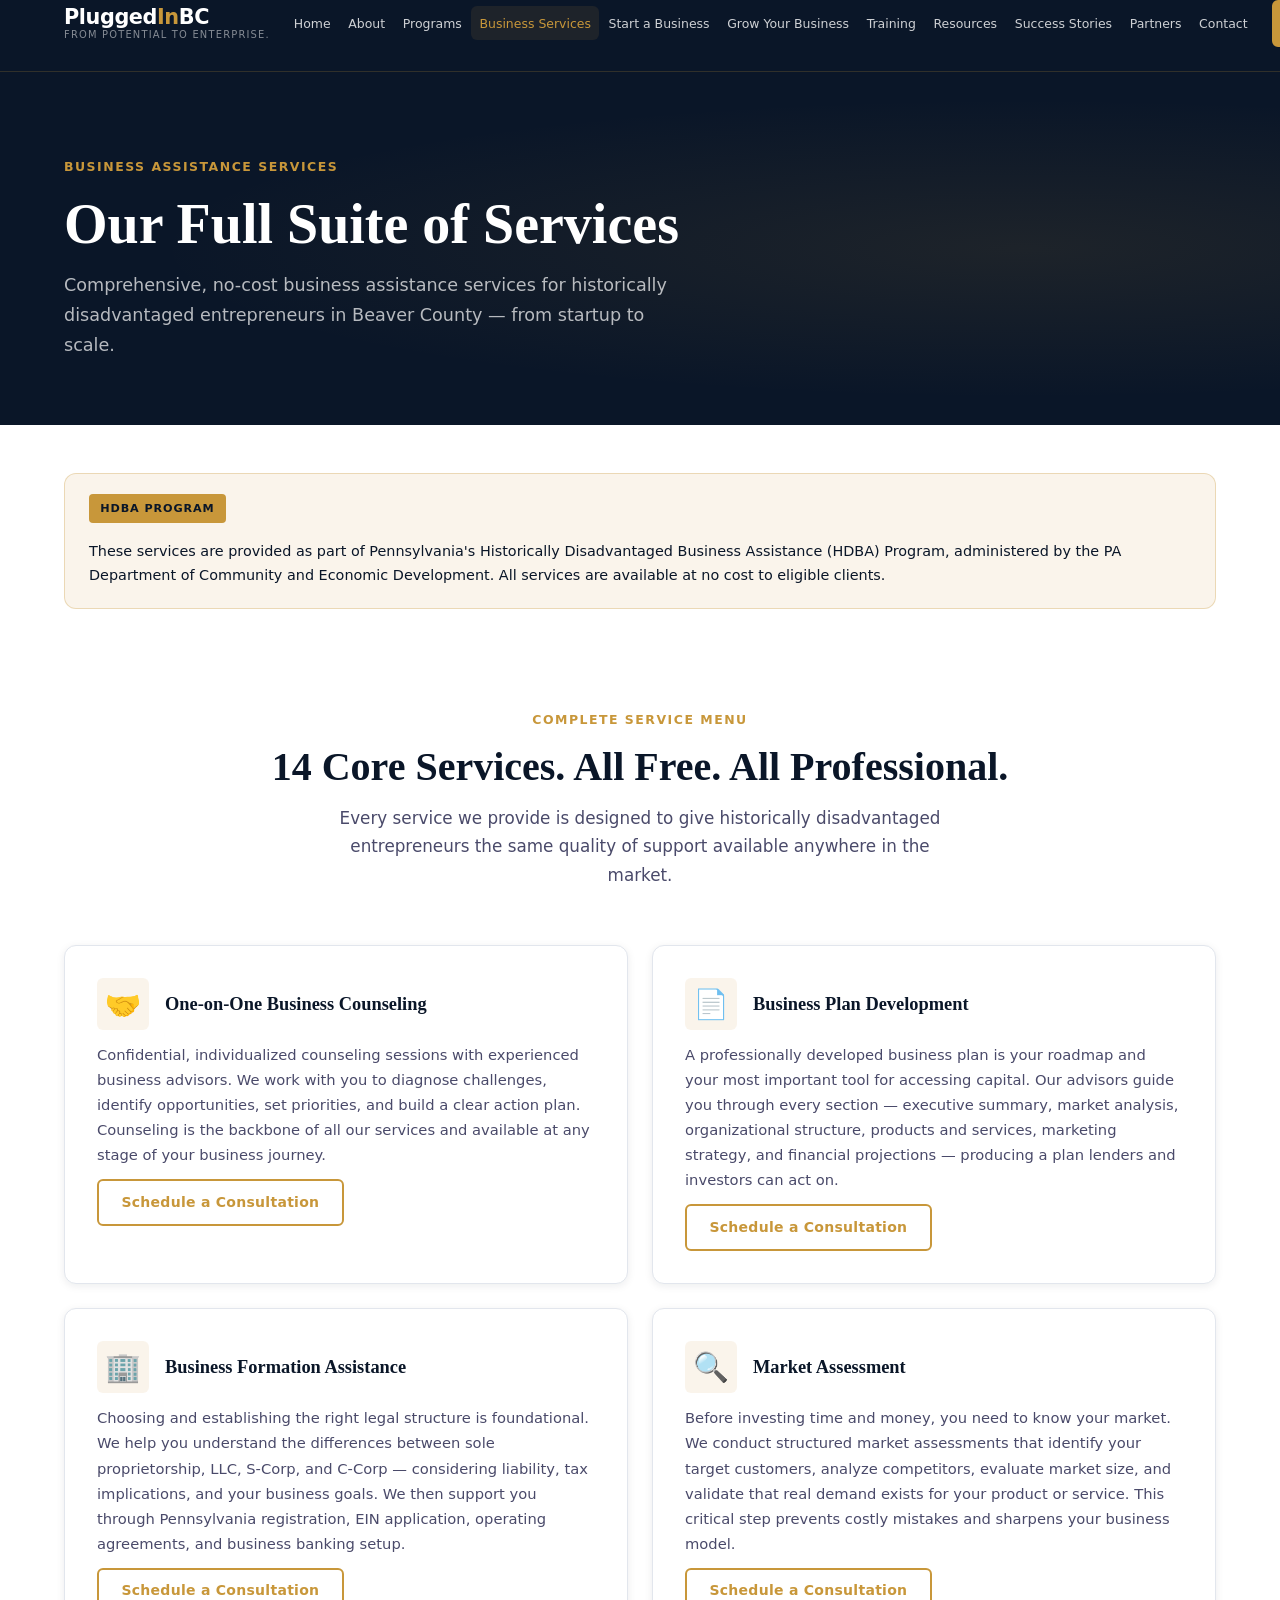
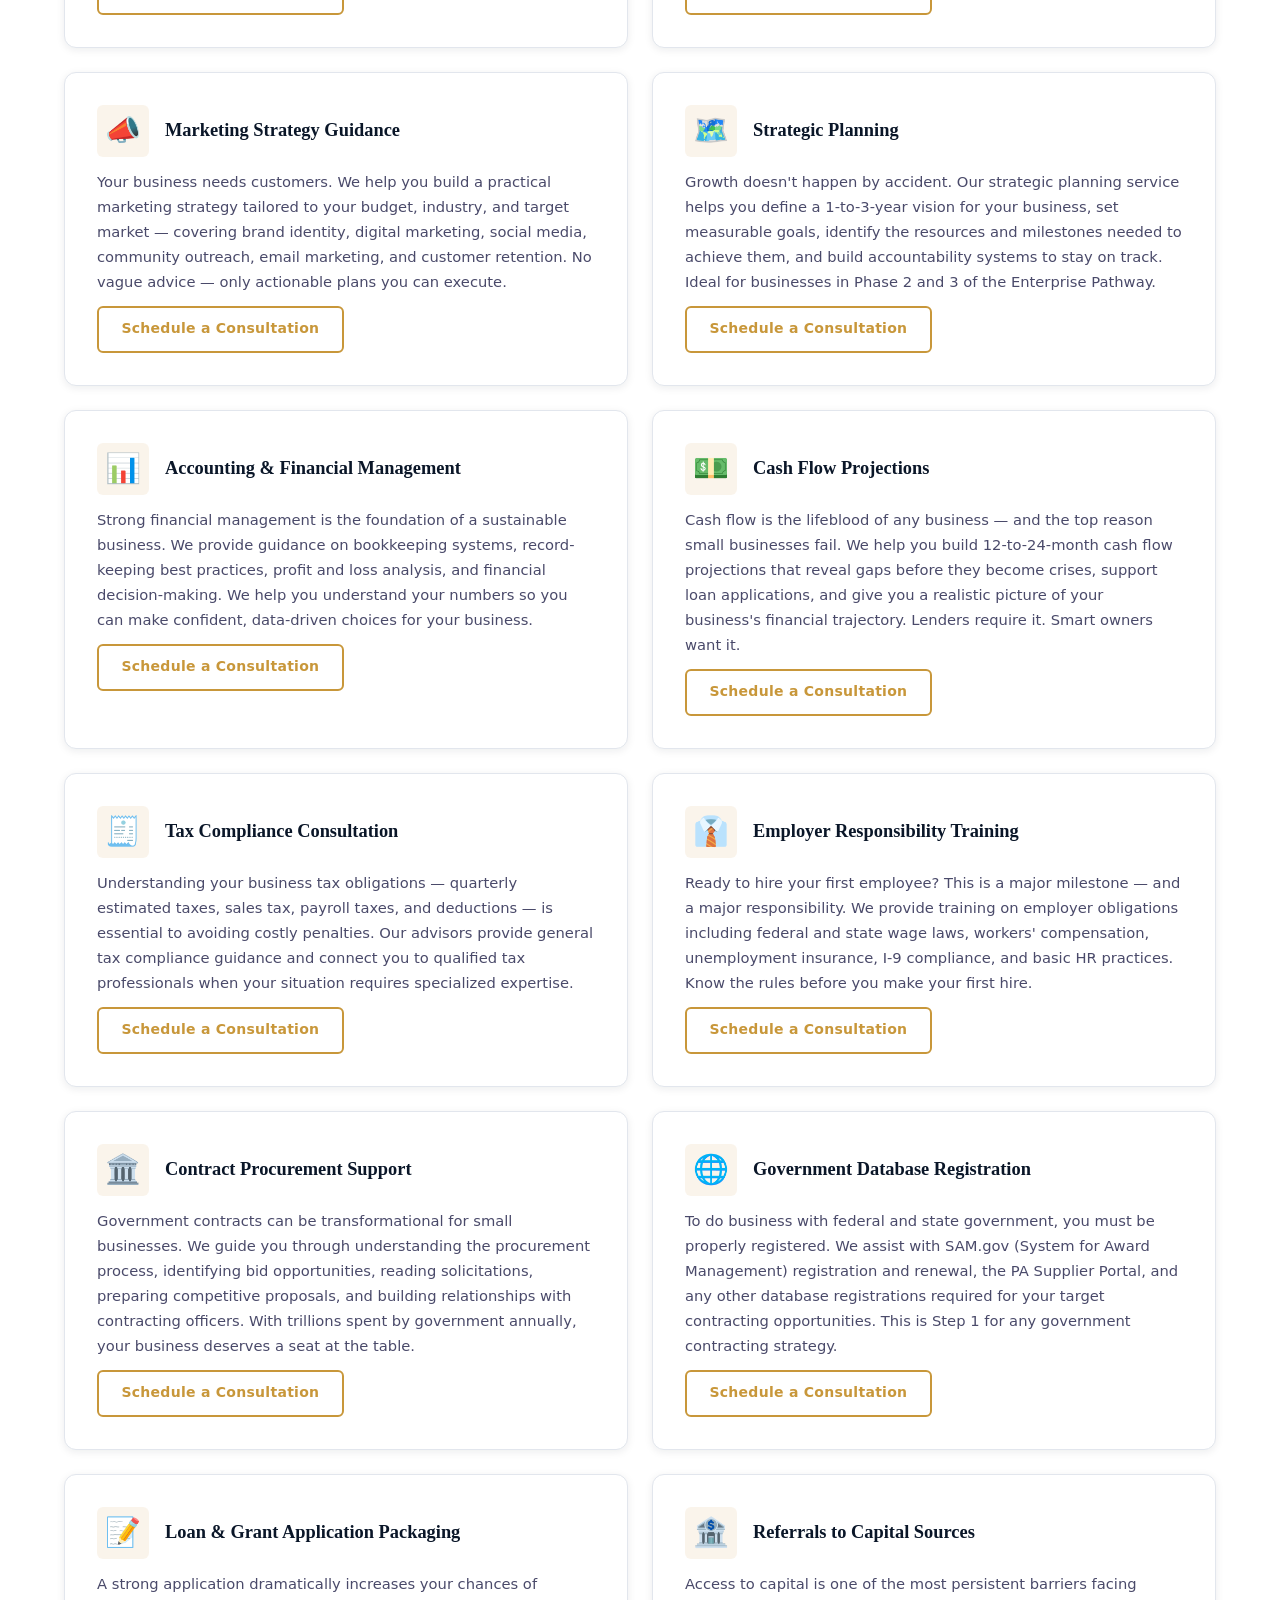
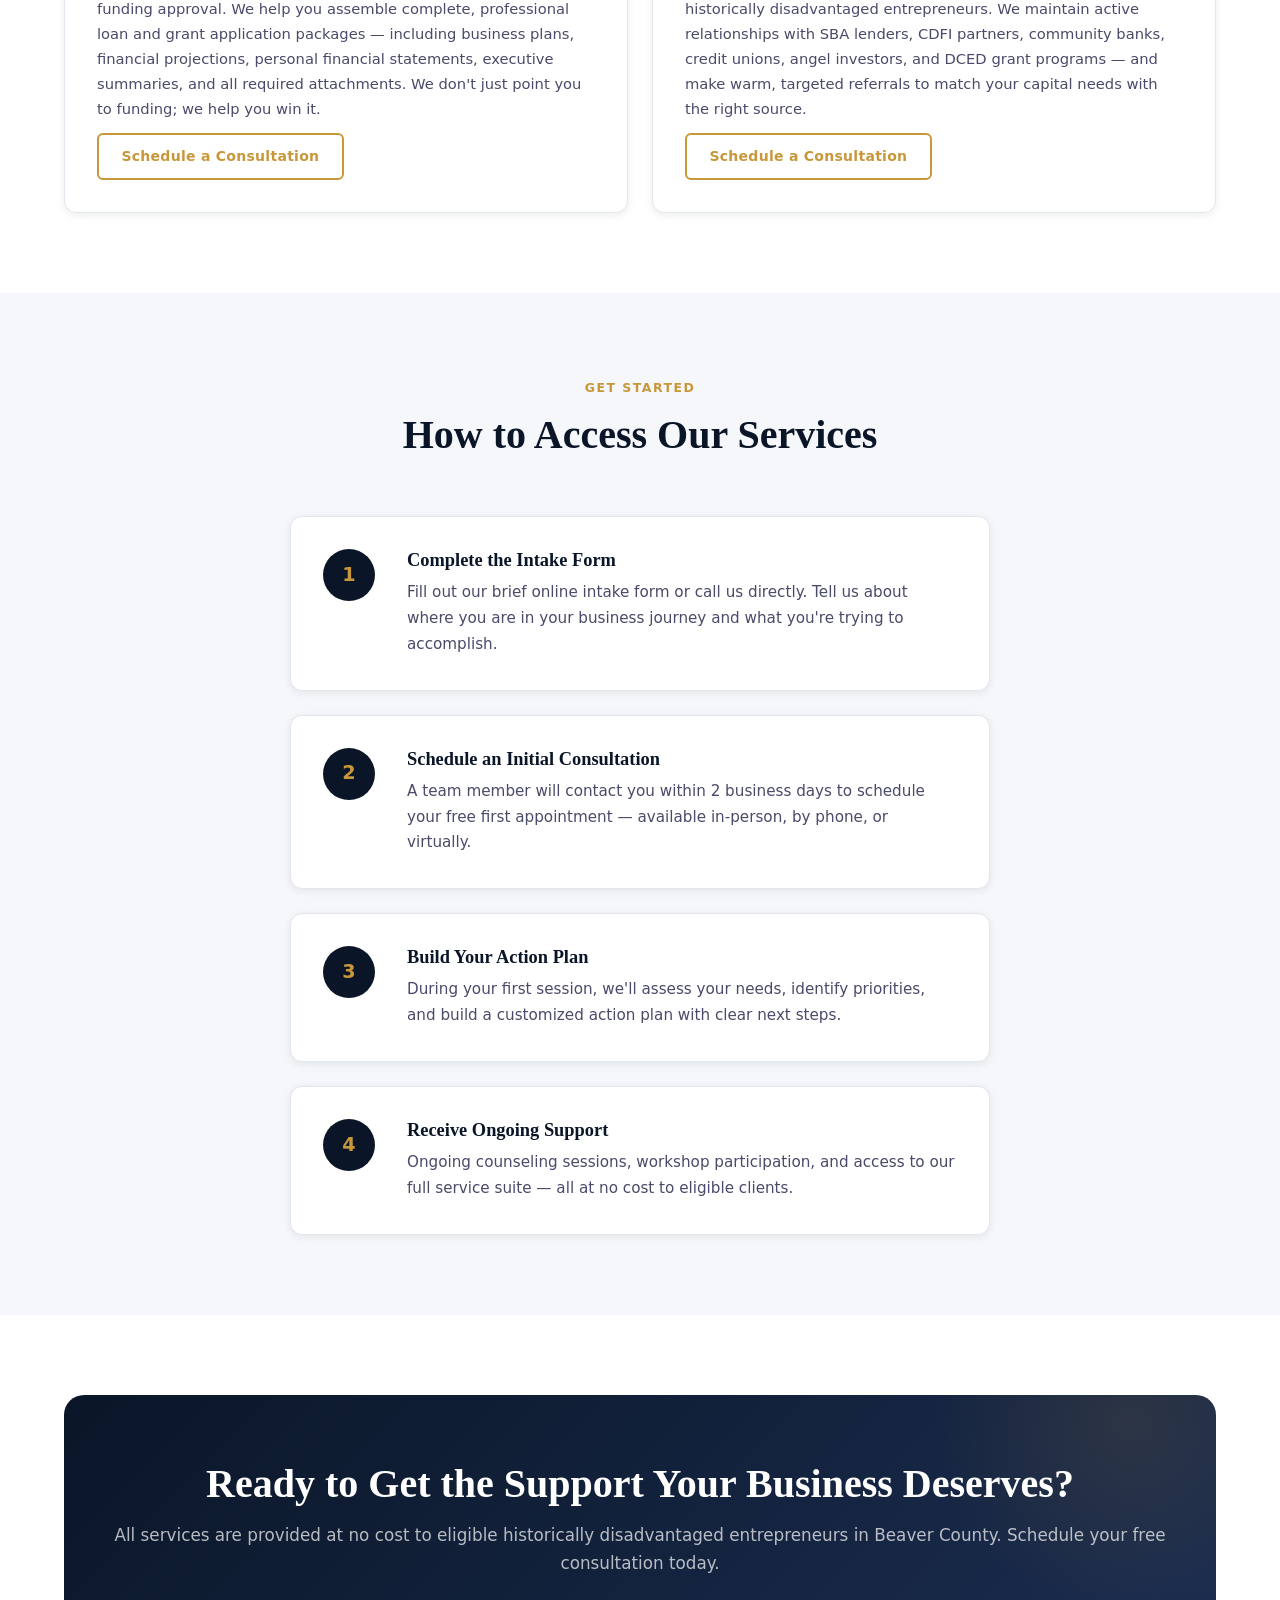
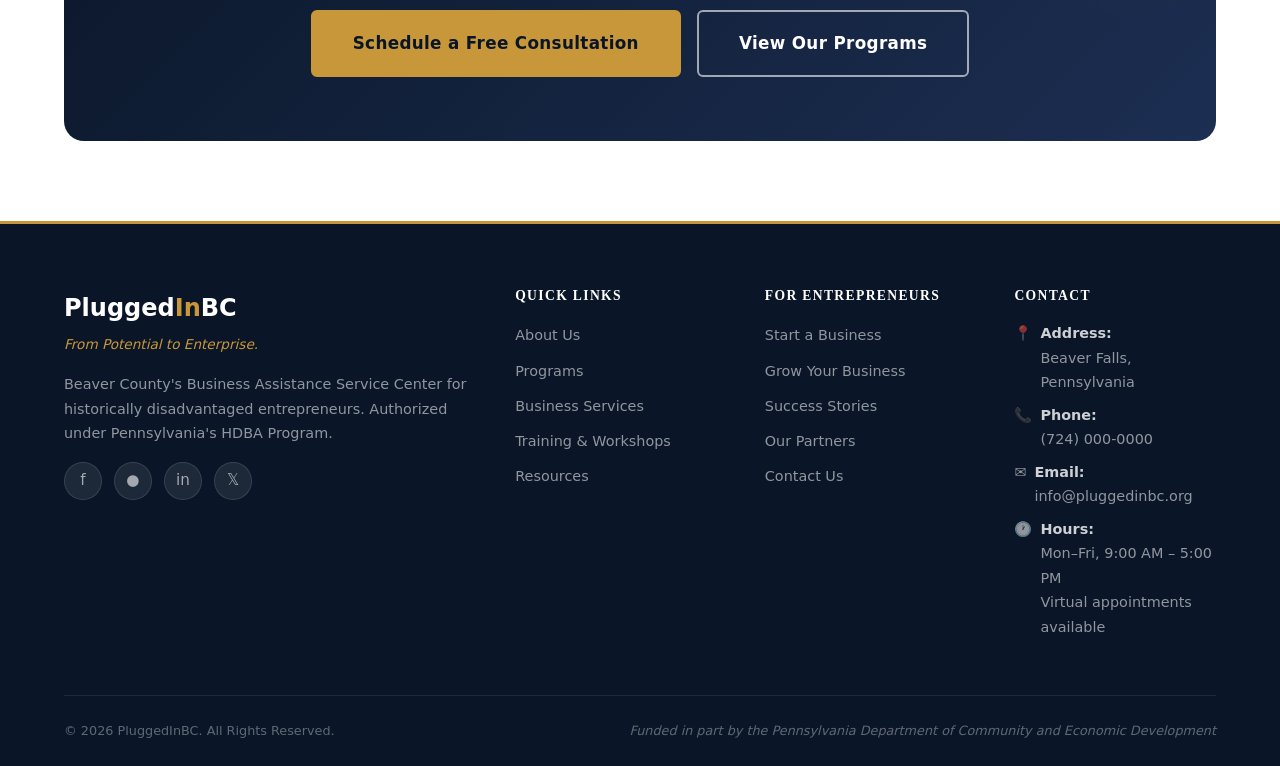
<file: services.html>
<!DOCTYPE html>
<html lang="en">
<head>
  <meta charset="UTF-8" />
  <meta name="viewport" content="width=device-width, initial-scale=1.0" />
  <meta name="description" content="Full listing of PluggedInBC business assistance services — counseling, business formation, financial management, marketing, procurement, and capital access." />
  <title>Business Services — PluggedInBC</title>
  <link rel="stylesheet" href="css/style.css" />
</head>
<body>

  <nav id="site-nav" role="navigation" aria-label="Main navigation">
    <div class="container">
      <div class="nav-inner">
        <a href="index.html" class="nav-logo">
          <span class="logo-name">Plugged<span>In</span>BC</span>
          <span class="logo-tagline">From Potential to Enterprise.</span>
        </a>
        <div class="nav-links" id="nav-links">
          <a href="index.html">Home</a>
          <a href="about.html">About</a>
          <a href="programs.html">Programs</a>
          <a href="services.html" class="active">Business Services</a>
          <a href="start-a-business.html">Start a Business</a>
          <a href="grow-your-business.html">Grow Your Business</a>
          <a href="training.html">Training</a>
          <a href="resources.html">Resources</a>
          <a href="success-stories.html">Success Stories</a>
          <a href="partners.html">Partners</a>
          <a href="contact.html">Contact</a>
        </div>
        <a href="contact.html" class="btn btn-primary btn-sm nav-cta">Get Started</a>
        <button class="nav-hamburger" id="nav-hamburger" aria-label="Toggle navigation" aria-expanded="false" aria-controls="nav-links">
          <span></span><span></span><span></span>
        </button>
      </div>
    </div>
  </nav>

  <div class="page-content">

    <section class="page-hero">
      <div class="container">
        <span class="section-label">Business Assistance Services</span>
        <h1>Our Full Suite of Services</h1>
        <p>Comprehensive, no-cost business assistance services for historically disadvantaged entrepreneurs in Beaver County — from startup to scale.</p>
      </div>
    </section>

    <!-- COMPLIANCE BANNER -->
    <section class="section-sm">
      <div class="container">
        <div class="compliance-banner">
          <span class="badge">HDBA Program</span>
          <p>These services are provided as part of Pennsylvania's Historically Disadvantaged Business Assistance (HDBA) Program, administered by the PA Department of Community and Economic Development. All services are available at no cost to eligible clients.</p>
        </div>
      </div>
    </section>

    <!-- SERVICES FULL LIST -->
    <section class="section" style="padding-top:0;">
      <div class="container">
        <div class="section-header">
          <span class="section-label">Complete Service Menu</span>
          <h2>14 Core Services. All Free. All Professional.</h2>
          <p>Every service we provide is designed to give historically disadvantaged entrepreneurs the same quality of support available anywhere in the market.</p>
        </div>

        <div class="service-full-grid">

          <div class="service-full-card animate-on-scroll">
            <div class="s-header">
              <div class="s-icon">🤝</div>
              <h4>One-on-One Business Counseling</h4>
            </div>
            <p>Confidential, individualized counseling sessions with experienced business advisors. We work with you to diagnose challenges, identify opportunities, set priorities, and build a clear action plan. Counseling is the backbone of all our services and available at any stage of your business journey.</p>
            <a href="contact.html" class="btn btn-gold-outline btn-sm">Schedule a Consultation</a>
          </div>

          <div class="service-full-card animate-on-scroll">
            <div class="s-header">
              <div class="s-icon">📄</div>
              <h4>Business Plan Development</h4>
            </div>
            <p>A professionally developed business plan is your roadmap and your most important tool for accessing capital. Our advisors guide you through every section — executive summary, market analysis, organizational structure, products and services, marketing strategy, and financial projections — producing a plan lenders and investors can act on.</p>
            <a href="contact.html" class="btn btn-gold-outline btn-sm">Schedule a Consultation</a>
          </div>

          <div class="service-full-card animate-on-scroll">
            <div class="s-header">
              <div class="s-icon">🏢</div>
              <h4>Business Formation Assistance</h4>
            </div>
            <p>Choosing and establishing the right legal structure is foundational. We help you understand the differences between sole proprietorship, LLC, S-Corp, and C-Corp — considering liability, tax implications, and your business goals. We then support you through Pennsylvania registration, EIN application, operating agreements, and business banking setup.</p>
            <a href="contact.html" class="btn btn-gold-outline btn-sm">Schedule a Consultation</a>
          </div>

          <div class="service-full-card animate-on-scroll">
            <div class="s-header">
              <div class="s-icon">🔍</div>
              <h4>Market Assessment</h4>
            </div>
            <p>Before investing time and money, you need to know your market. We conduct structured market assessments that identify your target customers, analyze competitors, evaluate market size, and validate that real demand exists for your product or service. This critical step prevents costly mistakes and sharpens your business model.</p>
            <a href="contact.html" class="btn btn-gold-outline btn-sm">Schedule a Consultation</a>
          </div>

          <div class="service-full-card animate-on-scroll">
            <div class="s-header">
              <div class="s-icon">📣</div>
              <h4>Marketing Strategy Guidance</h4>
            </div>
            <p>Your business needs customers. We help you build a practical marketing strategy tailored to your budget, industry, and target market — covering brand identity, digital marketing, social media, community outreach, email marketing, and customer retention. No vague advice — only actionable plans you can execute.</p>
            <a href="contact.html" class="btn btn-gold-outline btn-sm">Schedule a Consultation</a>
          </div>

          <div class="service-full-card animate-on-scroll">
            <div class="s-header">
              <div class="s-icon">🗺️</div>
              <h4>Strategic Planning</h4>
            </div>
            <p>Growth doesn't happen by accident. Our strategic planning service helps you define a 1-to-3-year vision for your business, set measurable goals, identify the resources and milestones needed to achieve them, and build accountability systems to stay on track. Ideal for businesses in Phase 2 and 3 of the Enterprise Pathway.</p>
            <a href="contact.html" class="btn btn-gold-outline btn-sm">Schedule a Consultation</a>
          </div>

          <div class="service-full-card animate-on-scroll">
            <div class="s-header">
              <div class="s-icon">📊</div>
              <h4>Accounting &amp; Financial Management</h4>
            </div>
            <p>Strong financial management is the foundation of a sustainable business. We provide guidance on bookkeeping systems, record-keeping best practices, profit and loss analysis, and financial decision-making. We help you understand your numbers so you can make confident, data-driven choices for your business.</p>
            <a href="contact.html" class="btn btn-gold-outline btn-sm">Schedule a Consultation</a>
          </div>

          <div class="service-full-card animate-on-scroll">
            <div class="s-header">
              <div class="s-icon">💵</div>
              <h4>Cash Flow Projections</h4>
            </div>
            <p>Cash flow is the lifeblood of any business — and the top reason small businesses fail. We help you build 12-to-24-month cash flow projections that reveal gaps before they become crises, support loan applications, and give you a realistic picture of your business's financial trajectory. Lenders require it. Smart owners want it.</p>
            <a href="contact.html" class="btn btn-gold-outline btn-sm">Schedule a Consultation</a>
          </div>

          <div class="service-full-card animate-on-scroll">
            <div class="s-header">
              <div class="s-icon">🧾</div>
              <h4>Tax Compliance Consultation</h4>
            </div>
            <p>Understanding your business tax obligations — quarterly estimated taxes, sales tax, payroll taxes, and deductions — is essential to avoiding costly penalties. Our advisors provide general tax compliance guidance and connect you to qualified tax professionals when your situation requires specialized expertise.</p>
            <a href="contact.html" class="btn btn-gold-outline btn-sm">Schedule a Consultation</a>
          </div>

          <div class="service-full-card animate-on-scroll">
            <div class="s-header">
              <div class="s-icon">👔</div>
              <h4>Employer Responsibility Training</h4>
            </div>
            <p>Ready to hire your first employee? This is a major milestone — and a major responsibility. We provide training on employer obligations including federal and state wage laws, workers' compensation, unemployment insurance, I-9 compliance, and basic HR practices. Know the rules before you make your first hire.</p>
            <a href="contact.html" class="btn btn-gold-outline btn-sm">Schedule a Consultation</a>
          </div>

          <div class="service-full-card animate-on-scroll">
            <div class="s-header">
              <div class="s-icon">🏛️</div>
              <h4>Contract Procurement Support</h4>
            </div>
            <p>Government contracts can be transformational for small businesses. We guide you through understanding the procurement process, identifying bid opportunities, reading solicitations, preparing competitive proposals, and building relationships with contracting officers. With trillions spent by government annually, your business deserves a seat at the table.</p>
            <a href="contact.html" class="btn btn-gold-outline btn-sm">Schedule a Consultation</a>
          </div>

          <div class="service-full-card animate-on-scroll">
            <div class="s-header">
              <div class="s-icon">🌐</div>
              <h4>Government Database Registration</h4>
            </div>
            <p>To do business with federal and state government, you must be properly registered. We assist with SAM.gov (System for Award Management) registration and renewal, the PA Supplier Portal, and any other database registrations required for your target contracting opportunities. This is Step 1 for any government contracting strategy.</p>
            <a href="contact.html" class="btn btn-gold-outline btn-sm">Schedule a Consultation</a>
          </div>

          <div class="service-full-card animate-on-scroll">
            <div class="s-header">
              <div class="s-icon">📝</div>
              <h4>Loan &amp; Grant Application Packaging</h4>
            </div>
            <p>A strong application dramatically increases your chances of funding approval. We help you assemble complete, professional loan and grant application packages — including business plans, financial projections, personal financial statements, executive summaries, and all required attachments. We don't just point you to funding; we help you win it.</p>
            <a href="contact.html" class="btn btn-gold-outline btn-sm">Schedule a Consultation</a>
          </div>

          <div class="service-full-card animate-on-scroll">
            <div class="s-header">
              <div class="s-icon">🏦</div>
              <h4>Referrals to Capital Sources</h4>
            </div>
            <p>Access to capital is one of the most persistent barriers facing historically disadvantaged entrepreneurs. We maintain active relationships with SBA lenders, CDFI partners, community banks, credit unions, angel investors, and DCED grant programs — and make warm, targeted referrals to match your capital needs with the right source.</p>
            <a href="contact.html" class="btn btn-gold-outline btn-sm">Schedule a Consultation</a>
          </div>

        </div>
      </div>
    </section>

    <!-- HOW TO GET STARTED -->
    <section class="section bg-light">
      <div class="container">
        <div class="section-header">
          <span class="section-label">Get Started</span>
          <h2>How to Access Our Services</h2>
        </div>
        <div class="steps-list" style="max-width:700px; margin:0 auto;">
          <div class="step-item animate-on-scroll">
            <div class="step-num">1</div>
            <div class="step-body">
              <h4>Complete the Intake Form</h4>
              <p>Fill out our brief online intake form or call us directly. Tell us about where you are in your business journey and what you're trying to accomplish.</p>
            </div>
          </div>
          <div class="step-item animate-on-scroll">
            <div class="step-num">2</div>
            <div class="step-body">
              <h4>Schedule an Initial Consultation</h4>
              <p>A team member will contact you within 2 business days to schedule your free first appointment — available in-person, by phone, or virtually.</p>
            </div>
          </div>
          <div class="step-item animate-on-scroll">
            <div class="step-num">3</div>
            <div class="step-body">
              <h4>Build Your Action Plan</h4>
              <p>During your first session, we'll assess your needs, identify priorities, and build a customized action plan with clear next steps.</p>
            </div>
          </div>
          <div class="step-item animate-on-scroll">
            <div class="step-num">4</div>
            <div class="step-body">
              <h4>Receive Ongoing Support</h4>
              <p>Ongoing counseling sessions, workshop participation, and access to our full service suite — all at no cost to eligible clients.</p>
            </div>
          </div>
        </div>
      </div>
    </section>

    <!-- CTA -->
    <section class="section">
      <div class="container">
        <div class="cta-box">
          <h2>Ready to Get the Support Your Business Deserves?</h2>
          <p>All services are provided at no cost to eligible historically disadvantaged entrepreneurs in Beaver County. Schedule your free consultation today.</p>
          <div class="btn-group">
            <a href="contact.html" class="btn btn-primary btn-lg">Schedule a Free Consultation</a>
            <a href="programs.html" class="btn btn-secondary btn-lg">View Our Programs</a>
          </div>
        </div>
      </div>
    </section>

  </div>

  <footer id="site-footer">
    <div class="container">
      <div class="footer-grid">
        <div class="footer-brand">
          <div class="logo-name">Plugged<span>In</span>BC</div>
          <div class="tagline">From Potential to Enterprise.</div>
          <p>Beaver County's Business Assistance Service Center for historically disadvantaged entrepreneurs. Authorized under Pennsylvania's HDBA Program.</p>
          <div class="social-links">
            <a href="#" class="social-link" aria-label="Facebook">f</a>
            <a href="#" class="social-link" aria-label="Instagram">&#9679;</a>
            <a href="#" class="social-link" aria-label="LinkedIn">in</a>
            <a href="#" class="social-link" aria-label="Twitter/X">𝕏</a>
          </div>
        </div>
        <div class="footer-col">
          <h5>Quick Links</h5>
          <ul>
            <li><a href="about.html">About Us</a></li>
            <li><a href="programs.html">Programs</a></li>
            <li><a href="services.html">Business Services</a></li>
            <li><a href="training.html">Training &amp; Workshops</a></li>
            <li><a href="resources.html">Resources</a></li>
          </ul>
        </div>
        <div class="footer-col">
          <h5>For Entrepreneurs</h5>
          <ul>
            <li><a href="start-a-business.html">Start a Business</a></li>
            <li><a href="grow-your-business.html">Grow Your Business</a></li>
            <li><a href="success-stories.html">Success Stories</a></li>
            <li><a href="partners.html">Our Partners</a></li>
            <li><a href="contact.html">Contact Us</a></li>
          </ul>
        </div>
        <div class="footer-col footer-contact">
          <h5>Contact</h5>
          <p><span>📍</span><span><strong>Address:</strong><br>Beaver Falls, Pennsylvania</span></p>
          <p><span>📞</span><span><strong>Phone:</strong><br><a href="tel:7240000000" style="color:rgba(255,255,255,0.55)">(724) 000-0000</a></span></p>
          <p><span>✉️</span><span><strong>Email:</strong><br><a href="mailto:info@pluggedinbc.org" style="color:rgba(255,255,255,0.55)">info@pluggedinbc.org</a></span></p>
          <p><span>🕐</span><span><strong>Hours:</strong><br>Mon–Fri, 9:00 AM – 5:00 PM<br>Virtual appointments available</span></p>
        </div>
      </div>
      <div class="footer-bottom">
        <p>&copy; 2026 PluggedInBC. All Rights Reserved.</p>
        <p class="footer-funding">Funded in part by the Pennsylvania Department of Community and Economic Development</p>
      </div>
    </div>
  </footer>

  <script src="js/main.js"></script>
</body>
</html>
</file>
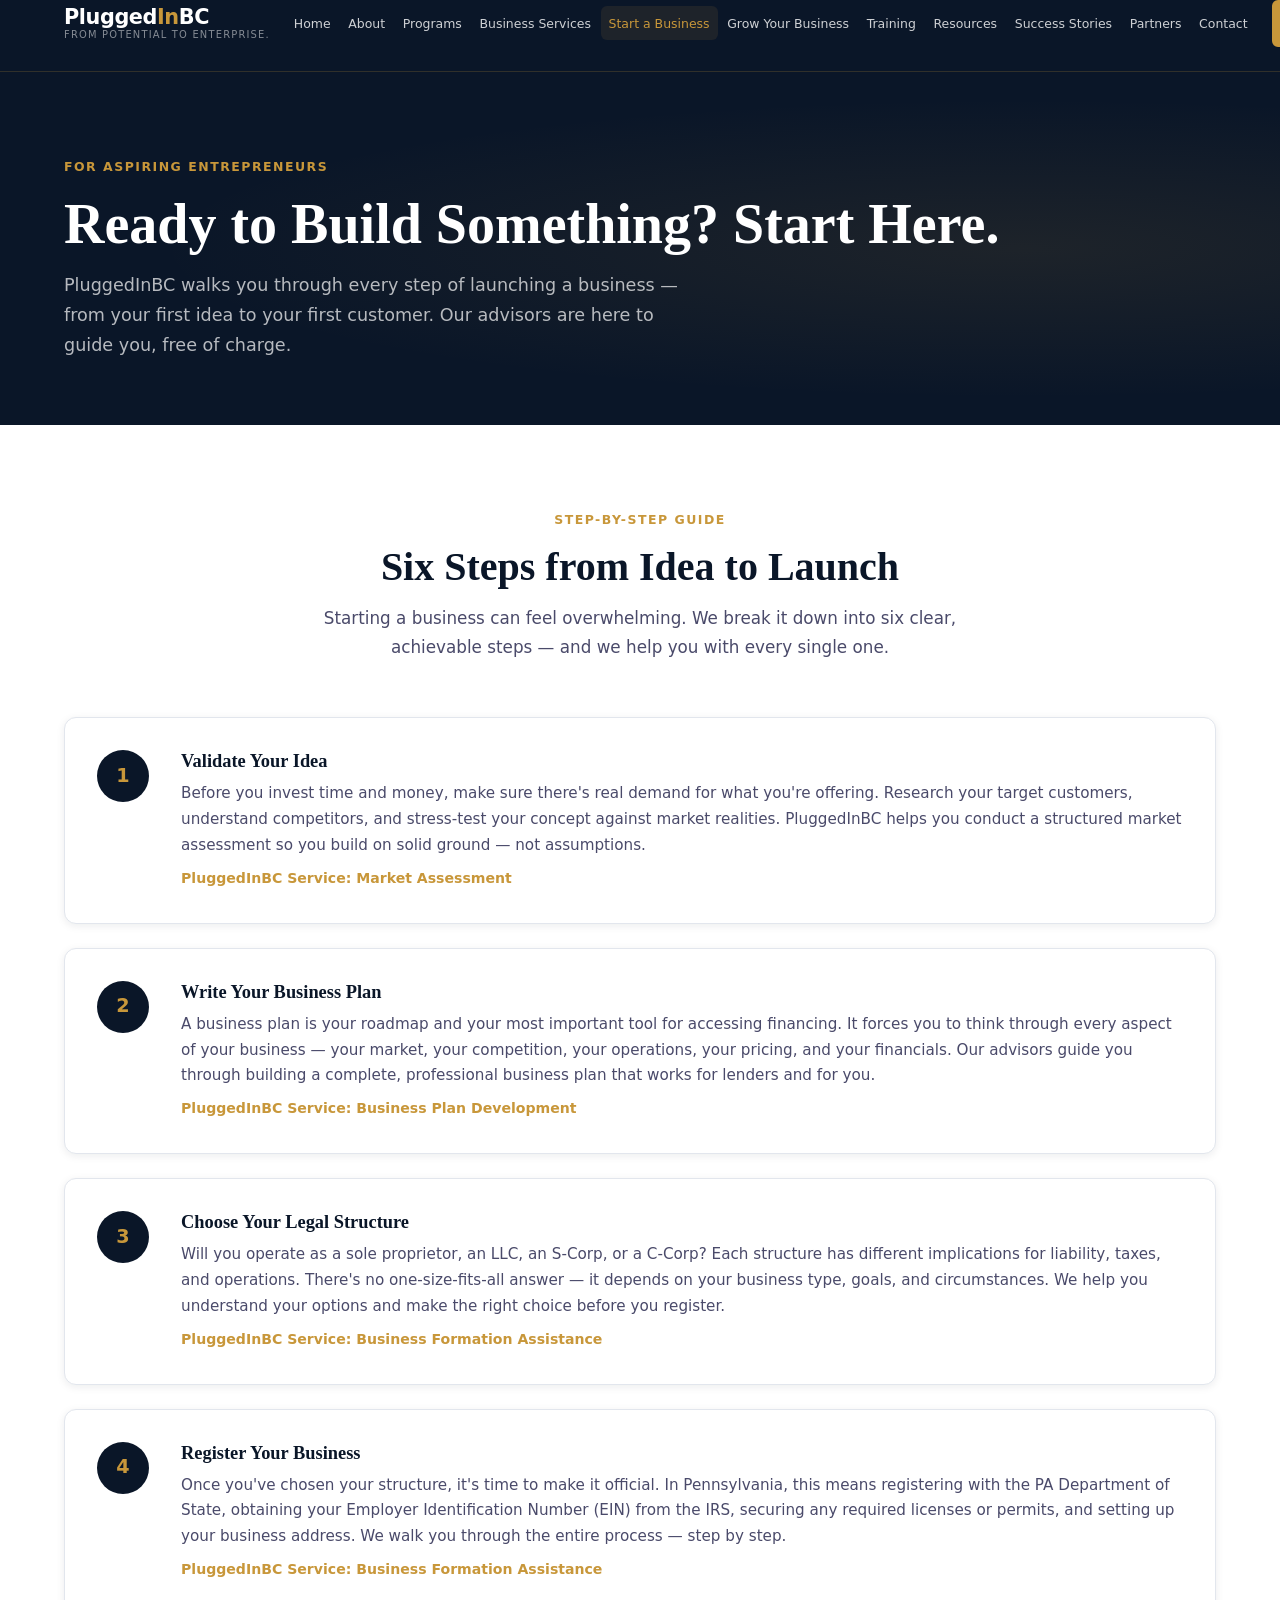
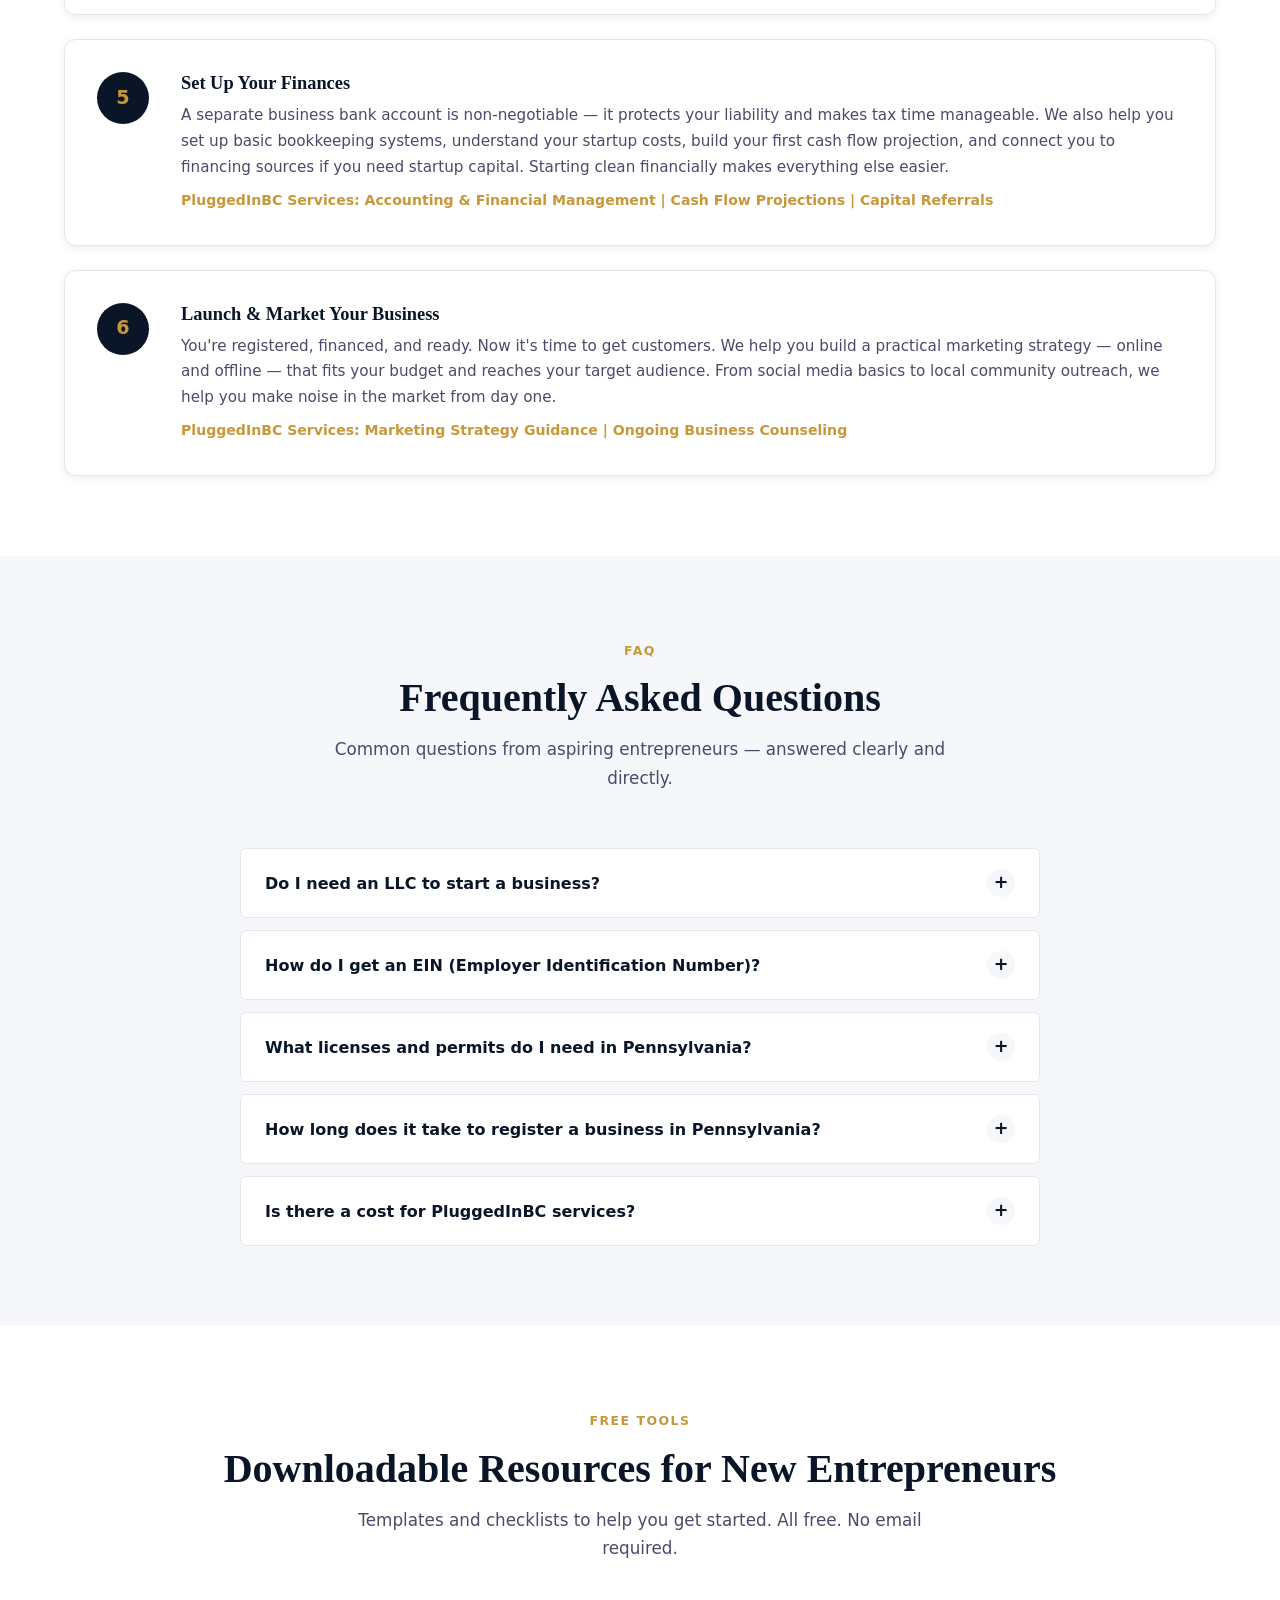
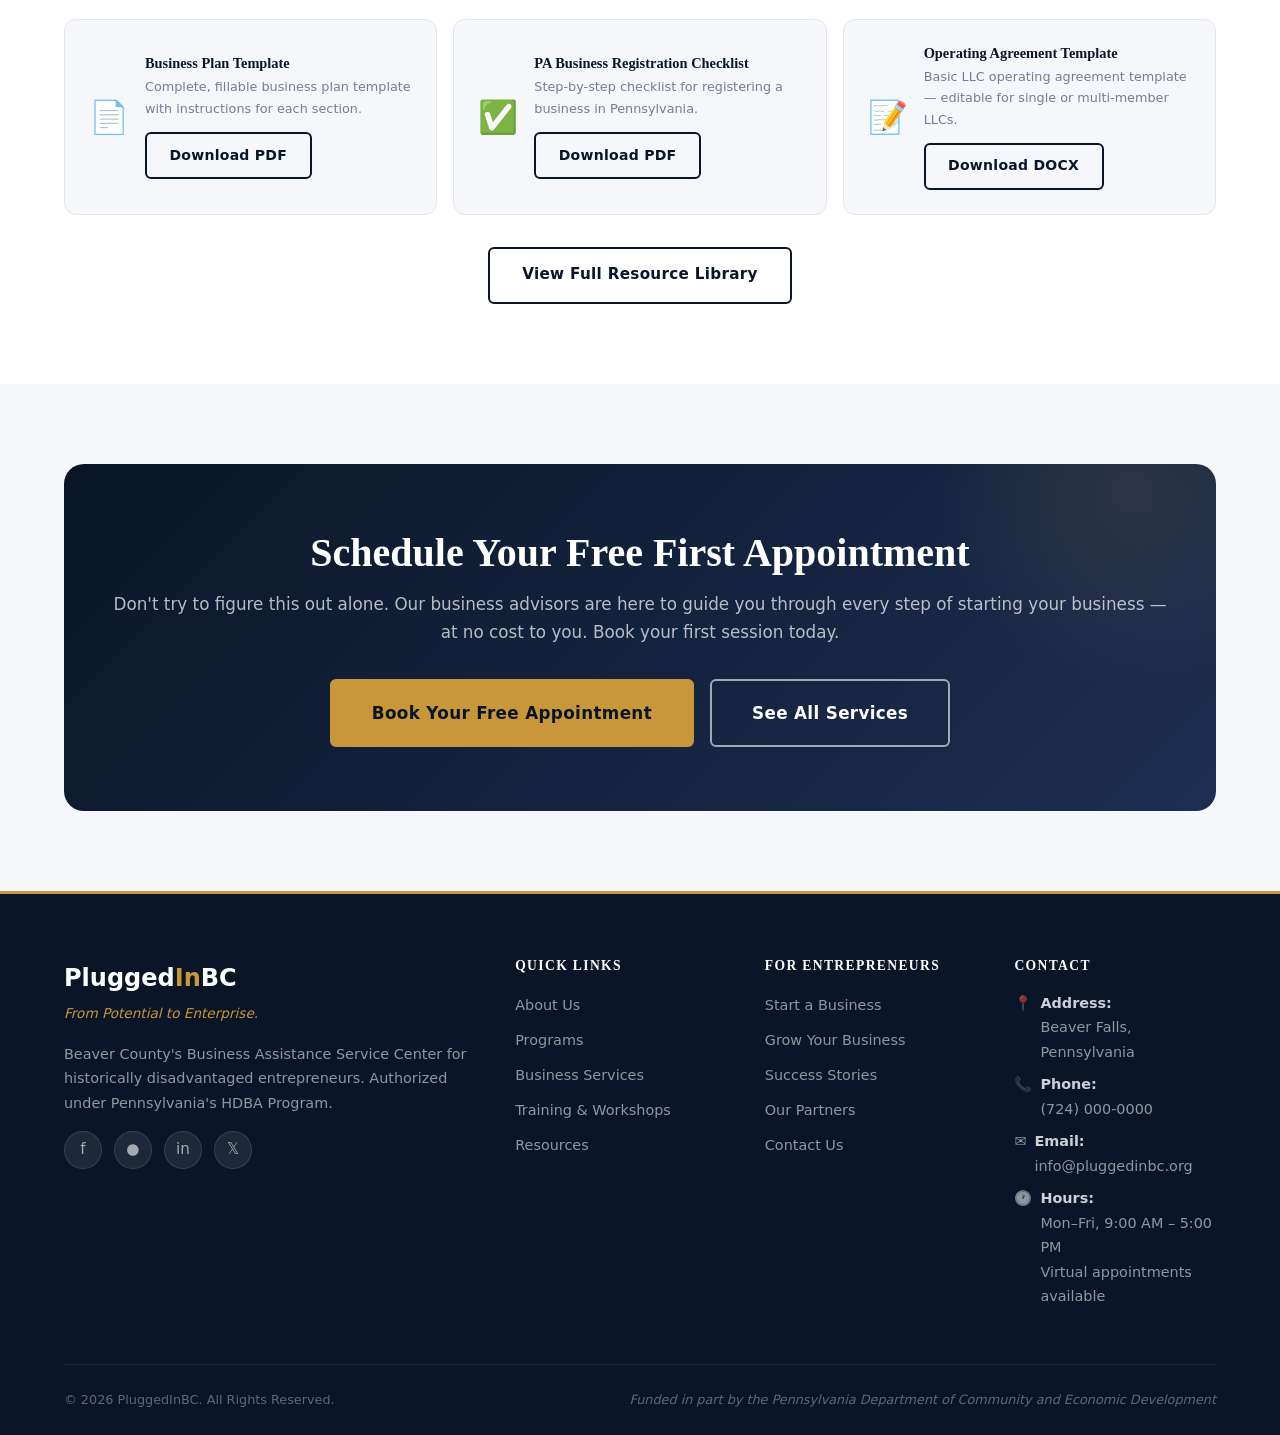
<file: start-a-business.html>
<!DOCTYPE html>
<html lang="en">
<head>
  <meta charset="UTF-8" />
  <meta name="viewport" content="width=device-width, initial-scale=1.0" />
  <meta name="description" content="Ready to start a business in Beaver County? PluggedInBC guides you through every step — from validating your idea to launching your business — for free." />
  <title>Start a Business — PluggedInBC</title>
  <link rel="stylesheet" href="css/style.css" />
</head>
<body>

  <nav id="site-nav" role="navigation" aria-label="Main navigation">
    <div class="container">
      <div class="nav-inner">
        <a href="index.html" class="nav-logo">
          <span class="logo-name">Plugged<span>In</span>BC</span>
          <span class="logo-tagline">From Potential to Enterprise.</span>
        </a>
        <div class="nav-links" id="nav-links">
          <a href="index.html">Home</a>
          <a href="about.html">About</a>
          <a href="programs.html">Programs</a>
          <a href="services.html">Business Services</a>
          <a href="start-a-business.html" class="active">Start a Business</a>
          <a href="grow-your-business.html">Grow Your Business</a>
          <a href="training.html">Training</a>
          <a href="resources.html">Resources</a>
          <a href="success-stories.html">Success Stories</a>
          <a href="partners.html">Partners</a>
          <a href="contact.html">Contact</a>
        </div>
        <a href="contact.html" class="btn btn-primary btn-sm nav-cta">Get Started</a>
        <button class="nav-hamburger" id="nav-hamburger" aria-label="Toggle navigation" aria-expanded="false" aria-controls="nav-links">
          <span></span><span></span><span></span>
        </button>
      </div>
    </div>
  </nav>

  <div class="page-content">

    <section class="page-hero">
      <div class="container">
        <span class="section-label">For Aspiring Entrepreneurs</span>
        <h1>Ready to Build Something? Start Here.</h1>
        <p>PluggedInBC walks you through every step of launching a business — from your first idea to your first customer. Our advisors are here to guide you, free of charge.</p>
      </div>
    </section>

    <!-- 6-STEP GUIDE -->
    <section class="section">
      <div class="container">
        <div class="section-header">
          <span class="section-label">Step-by-Step Guide</span>
          <h2>Six Steps from Idea to Launch</h2>
          <p>Starting a business can feel overwhelming. We break it down into six clear, achievable steps — and we help you with every single one.</p>
        </div>
        <div class="steps-list">

          <div class="step-item animate-on-scroll">
            <div class="step-num">1</div>
            <div class="step-body">
              <h4>Validate Your Idea</h4>
              <p>Before you invest time and money, make sure there's real demand for what you're offering. Research your target customers, understand competitors, and stress-test your concept against market realities. PluggedInBC helps you conduct a structured market assessment so you build on solid ground — not assumptions.</p>
              <p style="font-size:0.88rem; color:var(--gold); font-weight:600; margin-top:0.5rem;">PluggedInBC Service: Market Assessment</p>
            </div>
          </div>

          <div class="step-item animate-on-scroll">
            <div class="step-num">2</div>
            <div class="step-body">
              <h4>Write Your Business Plan</h4>
              <p>A business plan is your roadmap and your most important tool for accessing financing. It forces you to think through every aspect of your business — your market, your competition, your operations, your pricing, and your financials. Our advisors guide you through building a complete, professional business plan that works for lenders and for you.</p>
              <p style="font-size:0.88rem; color:var(--gold); font-weight:600; margin-top:0.5rem;">PluggedInBC Service: Business Plan Development</p>
            </div>
          </div>

          <div class="step-item animate-on-scroll">
            <div class="step-num">3</div>
            <div class="step-body">
              <h4>Choose Your Legal Structure</h4>
              <p>Will you operate as a sole proprietor, an LLC, an S-Corp, or a C-Corp? Each structure has different implications for liability, taxes, and operations. There's no one-size-fits-all answer — it depends on your business type, goals, and circumstances. We help you understand your options and make the right choice before you register.</p>
              <p style="font-size:0.88rem; color:var(--gold); font-weight:600; margin-top:0.5rem;">PluggedInBC Service: Business Formation Assistance</p>
            </div>
          </div>

          <div class="step-item animate-on-scroll">
            <div class="step-num">4</div>
            <div class="step-body">
              <h4>Register Your Business</h4>
              <p>Once you've chosen your structure, it's time to make it official. In Pennsylvania, this means registering with the PA Department of State, obtaining your Employer Identification Number (EIN) from the IRS, securing any required licenses or permits, and setting up your business address. We walk you through the entire process — step by step.</p>
              <p style="font-size:0.88rem; color:var(--gold); font-weight:600; margin-top:0.5rem;">PluggedInBC Service: Business Formation Assistance</p>
            </div>
          </div>

          <div class="step-item animate-on-scroll">
            <div class="step-num">5</div>
            <div class="step-body">
              <h4>Set Up Your Finances</h4>
              <p>A separate business bank account is non-negotiable — it protects your liability and makes tax time manageable. We also help you set up basic bookkeeping systems, understand your startup costs, build your first cash flow projection, and connect you to financing sources if you need startup capital. Starting clean financially makes everything else easier.</p>
              <p style="font-size:0.88rem; color:var(--gold); font-weight:600; margin-top:0.5rem;">PluggedInBC Services: Accounting &amp; Financial Management | Cash Flow Projections | Capital Referrals</p>
            </div>
          </div>

          <div class="step-item animate-on-scroll">
            <div class="step-num">6</div>
            <div class="step-body">
              <h4>Launch &amp; Market Your Business</h4>
              <p>You're registered, financed, and ready. Now it's time to get customers. We help you build a practical marketing strategy — online and offline — that fits your budget and reaches your target audience. From social media basics to local community outreach, we help you make noise in the market from day one.</p>
              <p style="font-size:0.88rem; color:var(--gold); font-weight:600; margin-top:0.5rem;">PluggedInBC Services: Marketing Strategy Guidance | Ongoing Business Counseling</p>
            </div>
          </div>

        </div>
      </div>
    </section>

    <!-- FAQ -->
    <section class="section bg-light">
      <div class="container">
        <div class="section-header">
          <span class="section-label">FAQ</span>
          <h2>Frequently Asked Questions</h2>
          <p>Common questions from aspiring entrepreneurs — answered clearly and directly.</p>
        </div>
        <div class="faq-list" style="max-width:800px; margin:0 auto;" id="faq">

          <div class="faq-item">
            <div class="faq-question">
              Do I need an LLC to start a business?
              <span class="faq-icon">+</span>
            </div>
            <div class="faq-answer">
              <p>No — you don't legally need an LLC to start a business. Many businesses operate as sole proprietorships or general partnerships without formal registration. However, an LLC provides important protections: it separates your personal assets from your business liabilities, adds credibility with customers and lenders, and can offer certain tax advantages. Whether you need an LLC depends on your business type, risk level, and goals. Our advisors help you make the right call for your situation.</p>
            </div>
          </div>

          <div class="faq-item">
            <div class="faq-question">
              How do I get an EIN (Employer Identification Number)?
              <span class="faq-icon">+</span>
            </div>
            <div class="faq-answer">
              <p>An EIN is a federal tax identification number assigned by the IRS — think of it as a Social Security Number for your business. You need it to open a business bank account, hire employees, and file business taxes. The good news: it's free and you can apply online at IRS.gov in about 15 minutes. You'll need it whether you have employees or not if you're forming an LLC or corporation. PluggedInBC walks you through the application process during your counseling sessions.</p>
            </div>
          </div>

          <div class="faq-item">
            <div class="faq-question">
              What licenses and permits do I need in Pennsylvania?
              <span class="faq-icon">+</span>
            </div>
            <div class="faq-answer">
              <p>It depends on your business type, industry, and location. At the state level, Pennsylvania may require a business registration through the PA Department of State, plus industry-specific licenses (contractors, food service, childcare, healthcare, etc.). At the local level, Beaver County municipalities may require business privilege licenses, zoning permits, and health inspections. PluggedInBC helps you identify every license and permit your specific business needs — so you launch in full compliance and avoid costly violations.</p>
            </div>
          </div>

          <div class="faq-item">
            <div class="faq-question">
              How long does it take to register a business in Pennsylvania?
              <span class="faq-icon">+</span>
            </div>
            <div class="faq-answer">
              <p>A Pennsylvania LLC or corporation can typically be registered online through the PA Department of State in 7–15 business days for standard processing, or 2–3 business days with expedited processing (for an additional fee). Sole proprietorships doing business under a name other than the owner's legal name need to file a fictitious name registration, which is also processed by the PA Department of State. Once registered at the state level, you still need to complete local licensing and obtain your EIN. PluggedInBC helps you plan the timeline and submit everything correctly the first time.</p>
            </div>
          </div>

          <div class="faq-item">
            <div class="faq-question">
              Is there a cost for PluggedInBC services?
              <span class="faq-icon">+</span>
            </div>
            <div class="faq-answer">
              <p>No. All PluggedInBC services are provided at no cost to eligible clients through Pennsylvania's Historically Disadvantaged Business Assistance (HDBA) Program, funded by the PA Department of Community and Economic Development. Eligibility is based on the HDBA Program definition of historically disadvantaged entrepreneurs. Contact us to discuss eligibility — we want to help as many Beaver County entrepreneurs as possible.</p>
            </div>
          </div>

        </div>
      </div>
    </section>

    <!-- DOWNLOADABLE RESOURCES -->
    <section class="section">
      <div class="container">
        <div class="section-header">
          <span class="section-label">Free Tools</span>
          <h2>Downloadable Resources for New Entrepreneurs</h2>
          <p>Templates and checklists to help you get started. All free. No email required.</p>
        </div>
        <div class="downloads-grid">
          <div class="download-card animate-on-scroll">
            <div class="download-icon">📄</div>
            <div class="download-info">
              <h5>Business Plan Template</h5>
              <p>Complete, fillable business plan template with instructions for each section.</p>
              <a href="#" class="btn btn-outline btn-sm mt-2" style="margin-top:0.75rem;">Download PDF</a>
            </div>
          </div>
          <div class="download-card animate-on-scroll">
            <div class="download-icon">✅</div>
            <div class="download-info">
              <h5>PA Business Registration Checklist</h5>
              <p>Step-by-step checklist for registering a business in Pennsylvania.</p>
              <a href="#" class="btn btn-outline btn-sm" style="margin-top:0.75rem;">Download PDF</a>
            </div>
          </div>
          <div class="download-card animate-on-scroll">
            <div class="download-icon">📝</div>
            <div class="download-info">
              <h5>Operating Agreement Template</h5>
              <p>Basic LLC operating agreement template — editable for single or multi-member LLCs.</p>
              <a href="#" class="btn btn-outline btn-sm" style="margin-top:0.75rem;">Download DOCX</a>
            </div>
          </div>
        </div>
        <div class="text-center mt-4">
          <a href="resources.html" class="btn btn-outline">View Full Resource Library</a>
        </div>
      </div>
    </section>

    <!-- CTA -->
    <section class="section bg-light">
      <div class="container">
        <div class="cta-box">
          <h2>Schedule Your Free First Appointment</h2>
          <p>Don't try to figure this out alone. Our business advisors are here to guide you through every step of starting your business — at no cost to you. Book your first session today.</p>
          <div class="btn-group">
            <a href="contact.html" class="btn btn-primary btn-lg">Book Your Free Appointment</a>
            <a href="services.html" class="btn btn-secondary btn-lg">See All Services</a>
          </div>
        </div>
      </div>
    </section>

  </div>

  <footer id="site-footer">
    <div class="container">
      <div class="footer-grid">
        <div class="footer-brand">
          <div class="logo-name">Plugged<span>In</span>BC</div>
          <div class="tagline">From Potential to Enterprise.</div>
          <p>Beaver County's Business Assistance Service Center for historically disadvantaged entrepreneurs. Authorized under Pennsylvania's HDBA Program.</p>
          <div class="social-links">
            <a href="#" class="social-link" aria-label="Facebook">f</a>
            <a href="#" class="social-link" aria-label="Instagram">&#9679;</a>
            <a href="#" class="social-link" aria-label="LinkedIn">in</a>
            <a href="#" class="social-link" aria-label="Twitter/X">𝕏</a>
          </div>
        </div>
        <div class="footer-col">
          <h5>Quick Links</h5>
          <ul>
            <li><a href="about.html">About Us</a></li>
            <li><a href="programs.html">Programs</a></li>
            <li><a href="services.html">Business Services</a></li>
            <li><a href="training.html">Training &amp; Workshops</a></li>
            <li><a href="resources.html">Resources</a></li>
          </ul>
        </div>
        <div class="footer-col">
          <h5>For Entrepreneurs</h5>
          <ul>
            <li><a href="start-a-business.html">Start a Business</a></li>
            <li><a href="grow-your-business.html">Grow Your Business</a></li>
            <li><a href="success-stories.html">Success Stories</a></li>
            <li><a href="partners.html">Our Partners</a></li>
            <li><a href="contact.html">Contact Us</a></li>
          </ul>
        </div>
        <div class="footer-col footer-contact">
          <h5>Contact</h5>
          <p><span>📍</span><span><strong>Address:</strong><br>Beaver Falls, Pennsylvania</span></p>
          <p><span>📞</span><span><strong>Phone:</strong><br><a href="tel:7240000000" style="color:rgba(255,255,255,0.55)">(724) 000-0000</a></span></p>
          <p><span>✉️</span><span><strong>Email:</strong><br><a href="mailto:info@pluggedinbc.org" style="color:rgba(255,255,255,0.55)">info@pluggedinbc.org</a></span></p>
          <p><span>🕐</span><span><strong>Hours:</strong><br>Mon–Fri, 9:00 AM – 5:00 PM<br>Virtual appointments available</span></p>
        </div>
      </div>
      <div class="footer-bottom">
        <p>&copy; 2026 PluggedInBC. All Rights Reserved.</p>
        <p class="footer-funding">Funded in part by the Pennsylvania Department of Community and Economic Development</p>
      </div>
    </div>
  </footer>

  <script src="js/main.js"></script>
</body>
</html>
</file>
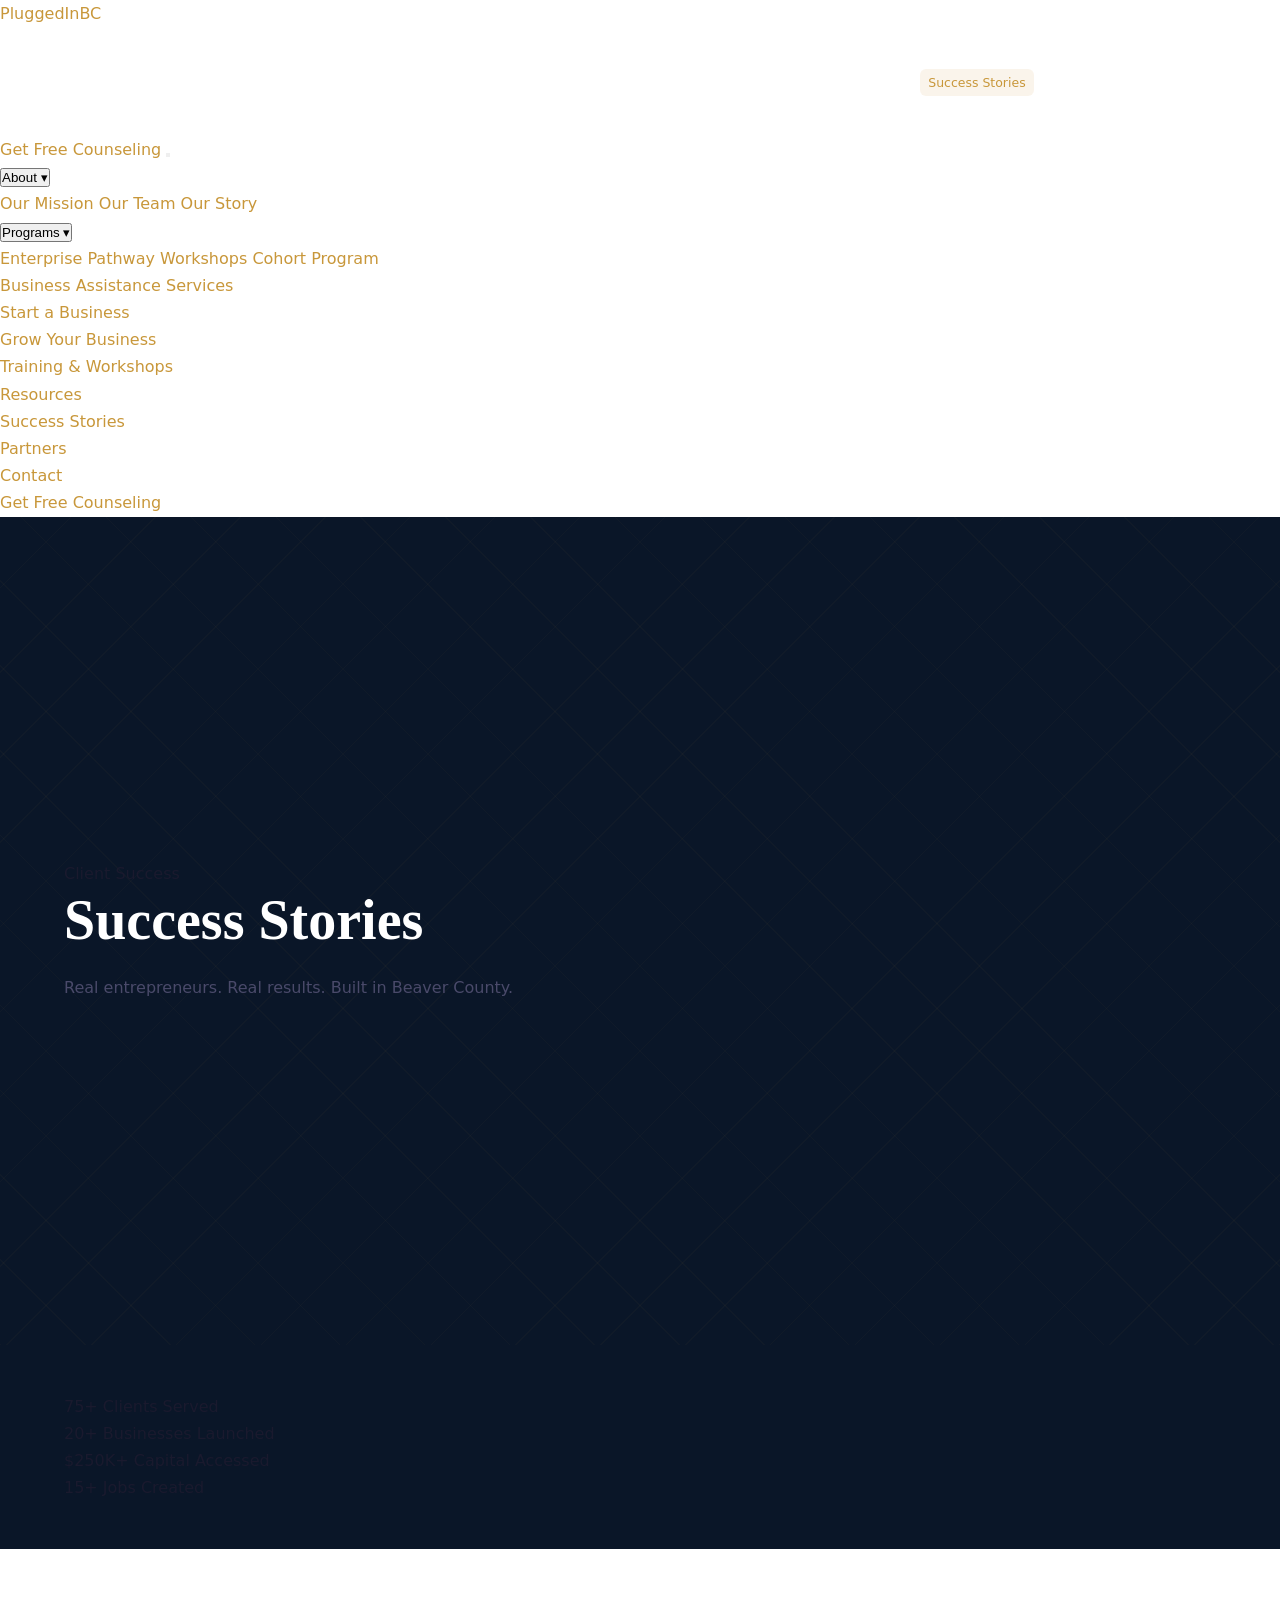
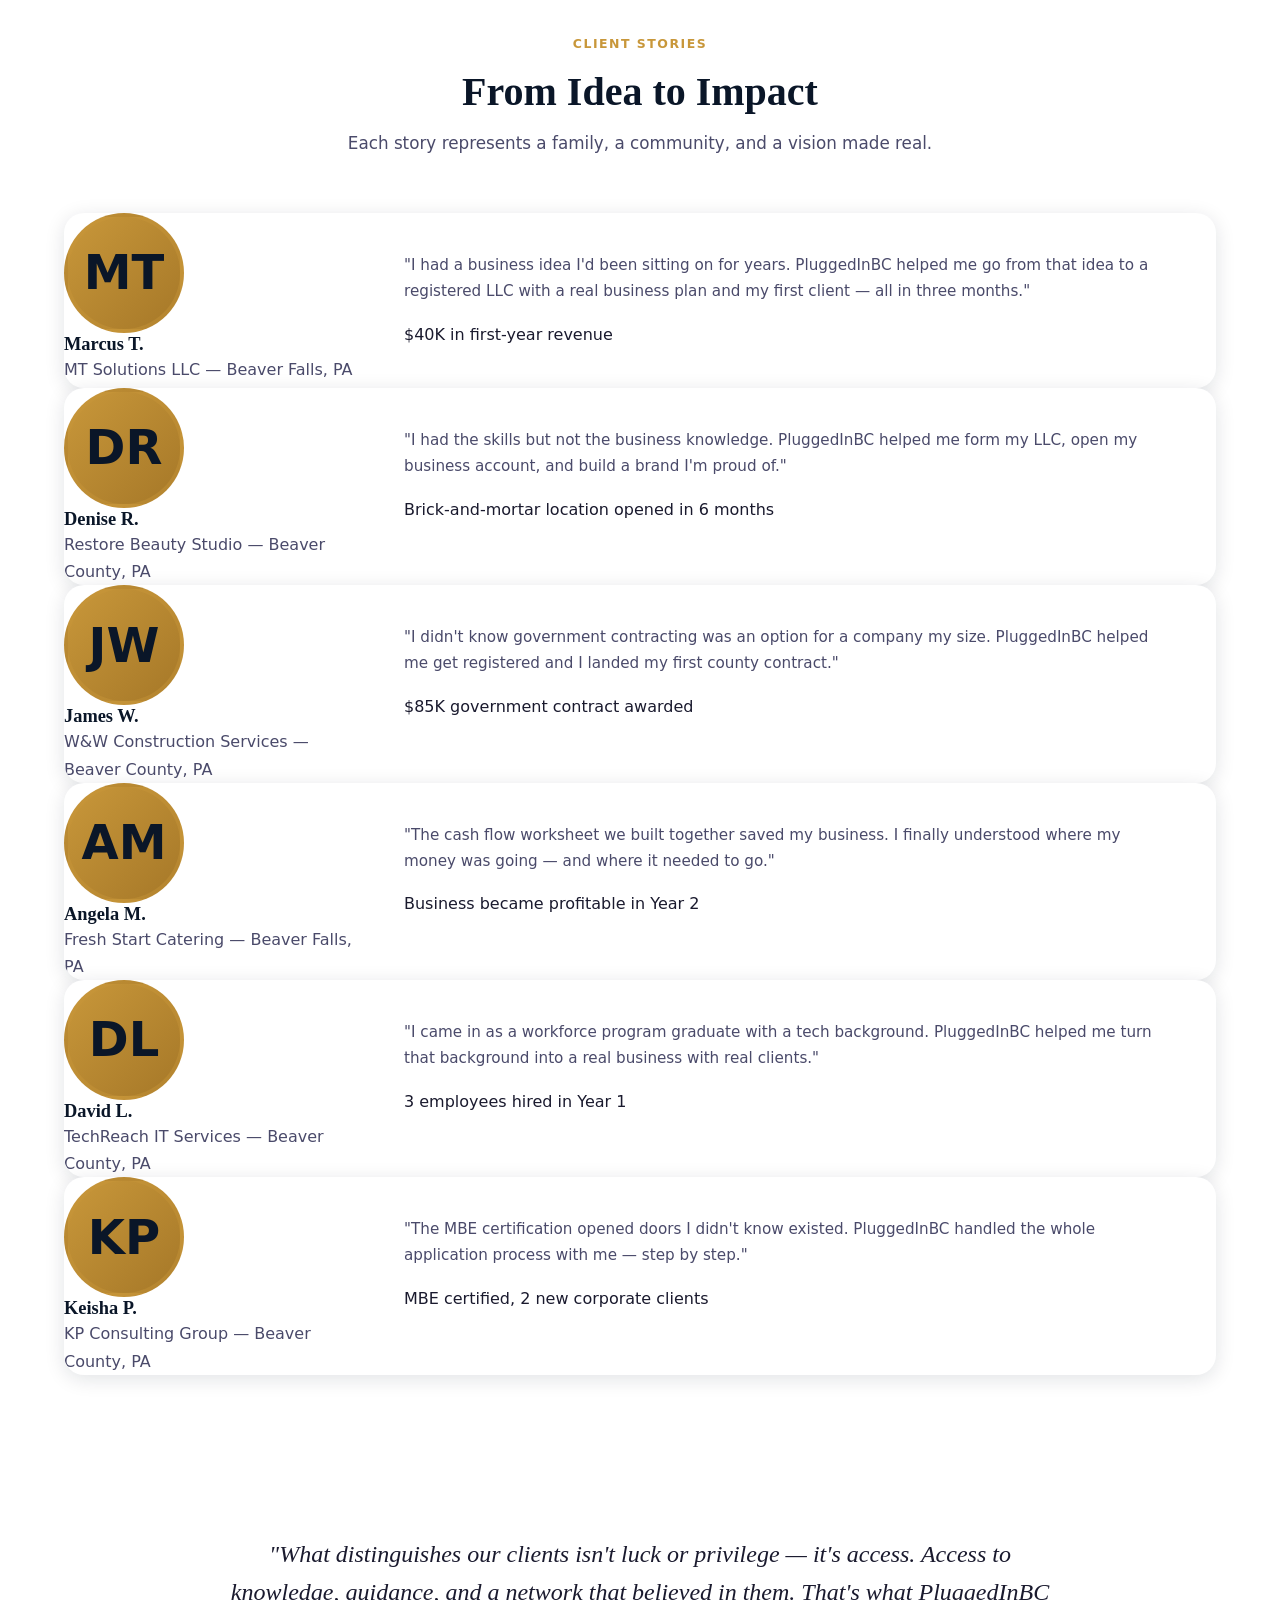
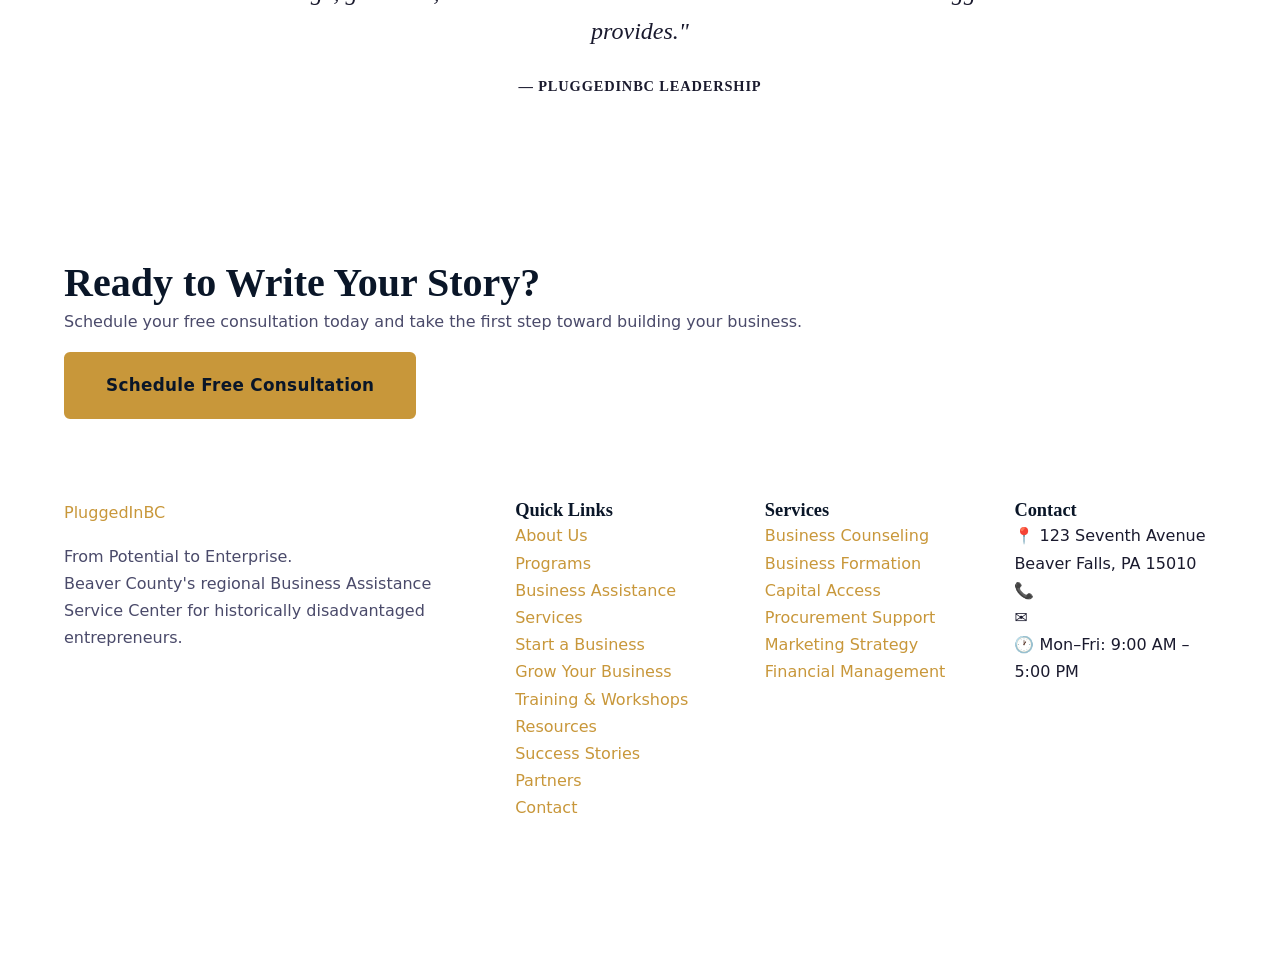
<file: success-stories.html>
<!DOCTYPE html>
<html lang="en">
<head>
  <meta charset="UTF-8" />
  <meta name="viewport" content="width=device-width, initial-scale=1.0" />
  <meta name="description" content="Real entrepreneurs, real results — built in Beaver County, PA. Read success stories from PluggedInBC clients who launched businesses, won contracts, accessed capital, and achieved economic mobility." />
  <title>Success Stories | PluggedInBC — Beaver County, PA</title>
  <link rel="preconnect" href="https://fonts.googleapis.com" />
  <link rel="preconnect" href="https://fonts.gstatic.com" crossorigin />
  <link href="https://fonts.googleapis.com/css2?family=Montserrat:wght@400;500;600;700;800;900&family=Open+Sans:wght@300;400;500;600;700&display=swap" rel="stylesheet" />
  <link rel="stylesheet" href="css/style.css" />
</head>
<body>

  <header class="site-header" role="banner">
    <nav class="nav-container" role="navigation" aria-label="Main navigation">
      <a href="index.html" class="nav-logo" aria-label="PluggedInBC Home">
        <span class="logo-text">PluggedIn<span class="bc">BC</span></span>
      </a>
      <ul class="nav-links" role="list">
        <li class="has-dropdown">
          <a href="about.html">About</a>
          <ul class="dropdown-menu" role="list">
            <li><a href="about.html#mission">Our Mission</a></li>
            <li><a href="about.html#team">Our Team</a></li>
            <li><a href="about.html#story">Our Story</a></li>
          </ul>
        </li>
        <li class="has-dropdown">
          <a href="programs.html">Programs</a>
          <ul class="dropdown-menu" role="list">
            <li><a href="programs.html#enterprise-pathway">Enterprise Pathway</a></li>
            <li><a href="programs.html#workshops">Workshops</a></li>
            <li><a href="programs.html#cohort">Cohort Program</a></li>
          </ul>
        </li>
        <li><a href="services.html">Business Assistance Services</a></li>
        <li><a href="start-a-business.html">Start a Business</a></li>
        <li><a href="grow-your-business.html">Grow Your Business</a></li>
        <li><a href="training.html">Training &amp; Workshops</a></li>
        <li><a href="resources.html">Resources</a></li>
        <li><a href="success-stories.html" class="active">Success Stories</a></li>
        <li><a href="partners.html">Partners</a></li>
        <li><a href="contact.html">Contact</a></li>
      </ul>
      <a href="contact.html" class="nav-cta">Get Free Counseling</a>
      <button class="nav-toggle" aria-label="Toggle mobile menu" aria-expanded="false">
        <span></span><span></span><span></span>
      </button>
    </nav>
  </header>

  <div class="mobile-nav" role="dialog" aria-label="Mobile navigation">
    <ul class="mobile-nav-links" role="list">
      <li>
        <button class="mobile-dropdown-toggle" data-target="mob-about">About ▾</button>
        <div class="mobile-dropdown" id="mob-about">
          <a href="about.html#mission">Our Mission</a>
          <a href="about.html#team">Our Team</a>
          <a href="about.html#story">Our Story</a>
        </div>
      </li>
      <li>
        <button class="mobile-dropdown-toggle" data-target="mob-programs">Programs ▾</button>
        <div class="mobile-dropdown" id="mob-programs">
          <a href="programs.html#enterprise-pathway">Enterprise Pathway</a>
          <a href="programs.html#workshops">Workshops</a>
          <a href="programs.html#cohort">Cohort Program</a>
        </div>
      </li>
      <li><a href="services.html">Business Assistance Services</a></li>
      <li><a href="start-a-business.html">Start a Business</a></li>
      <li><a href="grow-your-business.html">Grow Your Business</a></li>
      <li><a href="training.html">Training &amp; Workshops</a></li>
      <li><a href="resources.html">Resources</a></li>
      <li><a href="success-stories.html">Success Stories</a></li>
      <li><a href="partners.html">Partners</a></li>
      <li><a href="contact.html">Contact</a></li>
    </ul>
    <a href="contact.html" class="mobile-nav-cta">Get Free Counseling</a>
  </div>

  <main id="main-content">

    <!-- HERO -->
    <section class="hero hero-inner" aria-label="Success Stories hero">
      <div class="hero-pattern" aria-hidden="true"></div>
      <div class="container">
        <div class="hero-content">
          <span class="hero-badge">Client Success</span>
          <h1>Success Stories</h1>
          <p class="hero-subheadline">Real entrepreneurs. Real results. Built in Beaver County.</p>
        </div>
      </div>
    </section>

    <!-- IMPACT STATS -->
    <section class="impact-bar" aria-label="Collective impact">
      <div class="container">
        <div class="impact-grid">
          <div class="impact-item">
            <span class="impact-number" data-counter data-target="75" data-suffix="+">75+</span>
            <span class="impact-label">Clients Served</span>
          </div>
          <div class="impact-item">
            <span class="impact-number" data-counter data-target="20" data-suffix="+">20+</span>
            <span class="impact-label">Businesses Launched</span>
          </div>
          <div class="impact-item">
            <span class="impact-number" data-counter data-target="250" data-prefix="$" data-suffix="K+">$250K+</span>
            <span class="impact-label">Capital Accessed</span>
          </div>
          <div class="impact-item">
            <span class="impact-number" data-counter data-target="15" data-suffix="+">15+</span>
            <span class="impact-label">Jobs Created</span>
          </div>
        </div>
      </div>
    </section>

    <!-- STORY CARDS -->
    <section class="section section-white" aria-labelledby="stories-heading">
      <div class="container">
        <div class="section-header centered">
          <span class="section-label">Client Stories</span>
          <h2 id="stories-heading">From Idea to Impact</h2>
          <p>Each story represents a family, a community, and a vision made real.</p>
          <span class="gold-line centered" aria-hidden="true"></span>
        </div>

        <div class="grid grid-3">

          <!-- Story 1 -->
          <article class="story-card" aria-label="Marcus T. success story">
            <div class="story-card-top">
              <div class="story-avatar" aria-hidden="true">MT</div>
              <div>
                <h4>Marcus T.</h4>
                <p class="business">MT Solutions LLC — Beaver Falls, PA</p>
              </div>
            </div>
            <div class="story-card-body">
              <p class="story-quote">"I had a business idea I'd been sitting on for years. PluggedInBC helped me go from that idea to a registered LLC with a real business plan and my first client — all in three months."</p>
              <span class="story-outcome">$40K in first-year revenue</span>
            </div>
          </article>

          <!-- Story 2 -->
          <article class="story-card" aria-label="Denise R. success story">
            <div class="story-card-top">
              <div class="story-avatar" aria-hidden="true">DR</div>
              <div>
                <h4>Denise R.</h4>
                <p class="business">Restore Beauty Studio — Beaver County, PA</p>
              </div>
            </div>
            <div class="story-card-body">
              <p class="story-quote">"I had the skills but not the business knowledge. PluggedInBC helped me form my LLC, open my business account, and build a brand I'm proud of."</p>
              <span class="story-outcome">Brick-and-mortar location opened in 6 months</span>
            </div>
          </article>

          <!-- Story 3 -->
          <article class="story-card" aria-label="James W. success story">
            <div class="story-card-top">
              <div class="story-avatar" aria-hidden="true">JW</div>
              <div>
                <h4>James W.</h4>
                <p class="business">W&amp;W Construction Services — Beaver County, PA</p>
              </div>
            </div>
            <div class="story-card-body">
              <p class="story-quote">"I didn't know government contracting was an option for a company my size. PluggedInBC helped me get registered and I landed my first county contract."</p>
              <span class="story-outcome">$85K government contract awarded</span>
            </div>
          </article>

          <!-- Story 4 -->
          <article class="story-card" aria-label="Angela M. success story">
            <div class="story-card-top">
              <div class="story-avatar" aria-hidden="true">AM</div>
              <div>
                <h4>Angela M.</h4>
                <p class="business">Fresh Start Catering — Beaver Falls, PA</p>
              </div>
            </div>
            <div class="story-card-body">
              <p class="story-quote">"The cash flow worksheet we built together saved my business. I finally understood where my money was going — and where it needed to go."</p>
              <span class="story-outcome">Business became profitable in Year 2</span>
            </div>
          </article>

          <!-- Story 5 -->
          <article class="story-card" aria-label="David L. success story">
            <div class="story-card-top">
              <div class="story-avatar" aria-hidden="true">DL</div>
              <div>
                <h4>David L.</h4>
                <p class="business">TechReach IT Services — Beaver County, PA</p>
              </div>
            </div>
            <div class="story-card-body">
              <p class="story-quote">"I came in as a workforce program graduate with a tech background. PluggedInBC helped me turn that background into a real business with real clients."</p>
              <span class="story-outcome">3 employees hired in Year 1</span>
            </div>
          </article>

          <!-- Story 6 -->
          <article class="story-card" aria-label="Keisha P. success story">
            <div class="story-card-top">
              <div class="story-avatar" aria-hidden="true">KP</div>
              <div>
                <h4>Keisha P.</h4>
                <p class="business">KP Consulting Group — Beaver County, PA</p>
              </div>
            </div>
            <div class="story-card-body">
              <p class="story-quote">"The MBE certification opened doors I didn't know existed. PluggedInBC handled the whole application process with me — step by step."</p>
              <span class="story-outcome">MBE certified, 2 new corporate clients</span>
            </div>
          </article>

        </div>
      </div>
    </section>

    <!-- QUOTE FEATURED -->
    <section class="section section-light">
      <div class="container">
        <div style="max-width:820px; margin:0 auto; text-align:center;">
          <p style="font-family:Georgia, serif; font-size:1.5rem; font-style:italic; color:var(--color-primary); line-height:1.6; margin-bottom:1.5rem;">"What distinguishes our clients isn't luck or privilege — it's access. Access to knowledge, guidance, and a network that believed in them. That's what PluggedInBC provides."</p>
          <p style="font-family:var(--font-heading); font-weight:700; font-size:0.9rem; color:var(--color-text-muted); letter-spacing:0.06em; text-transform:uppercase;">— PluggedInBC Leadership</p>
        </div>
      </div>
    </section>

    <!-- CTA -->
    <section class="section section-white">
      <div class="container">
        <div class="cta-block">
          <h2>Ready to Write Your Story?</h2>
          <p>Schedule your free consultation today and take the first step toward building your business.</p>
          <a href="contact.html" class="btn btn-primary btn-lg">Schedule Free Consultation</a>
        </div>
      </div>
    </section>

  </main>

  <footer class="site-footer" role="contentinfo">
    <div class="container">
      <div class="footer-grid">
        <div class="footer-logo-col">
          <a href="index.html" class="nav-logo" style="margin-bottom:1rem; display:inline-block;">
            <span class="logo-text">PluggedIn<span class="bc">BC</span></span>
          </a>
          <p class="footer-tagline">From Potential to Enterprise.<br>Beaver County's regional Business Assistance Service Center for historically disadvantaged entrepreneurs.</p>
          <div class="social-links" aria-label="Social media links">
            <a href="#" class="social-link" aria-label="Facebook">f</a>
            <a href="#" class="social-link" aria-label="Instagram">in</a>
            <a href="#" class="social-link" aria-label="LinkedIn">Li</a>
            <a href="#" class="social-link" aria-label="Twitter/X">X</a>
          </div>
        </div>
        <div>
          <h4 class="footer-heading">Quick Links</h4>
          <ul class="footer-links">
            <li><a href="about.html">About Us</a></li>
            <li><a href="programs.html">Programs</a></li>
            <li><a href="services.html">Business Assistance Services</a></li>
            <li><a href="start-a-business.html">Start a Business</a></li>
            <li><a href="grow-your-business.html">Grow Your Business</a></li>
            <li><a href="training.html">Training &amp; Workshops</a></li>
            <li><a href="resources.html">Resources</a></li>
            <li><a href="success-stories.html">Success Stories</a></li>
            <li><a href="partners.html">Partners</a></li>
            <li><a href="contact.html">Contact</a></li>
          </ul>
        </div>
        <div>
          <h4 class="footer-heading">Services</h4>
          <ul class="footer-links">
            <li><a href="services.html">Business Counseling</a></li>
            <li><a href="services.html">Business Formation</a></li>
            <li><a href="services.html">Capital Access</a></li>
            <li><a href="services.html">Procurement Support</a></li>
            <li><a href="services.html">Marketing Strategy</a></li>
            <li><a href="services.html">Financial Management</a></li>
          </ul>
        </div>
        <div>
          <h4 class="footer-heading">Contact</h4>
          <div class="footer-contact-info">
            <div class="footer-contact-item">
              <span class="icon" aria-hidden="true">📍</span>
              <span>123 Seventh Avenue<br>Beaver Falls, PA 15010</span>
            </div>
            <div class="footer-contact-item">
              <span class="icon" aria-hidden="true">📞</span>
              <span><a href="tel:7245550192" style="color:rgba(255,255,255,0.6)">(724) 555-0192</a></span>
            </div>
            <div class="footer-contact-item">
              <span class="icon" aria-hidden="true">✉️</span>
              <span><a href="mailto:info@pluggedinbc.org" style="color:rgba(255,255,255,0.6)">info@pluggedinbc.org</a></span>
            </div>
            <div class="footer-contact-item">
              <span class="icon" aria-hidden="true">🕐</span>
              <span>Mon–Fri: 9:00 AM – 5:00 PM</span>
            </div>
          </div>
        </div>
      </div>
      <div class="footer-bottom">
        <p>© 2025 PluggedInBC. A Pennsylvania Nonprofit Corporation.<br>Funded in part by the Pennsylvania Department of Community and Economic Development.</p>
      </div>
    </div>
  </footer>

  <script src="js/main.js"></script>
</body>
</html>
</file>
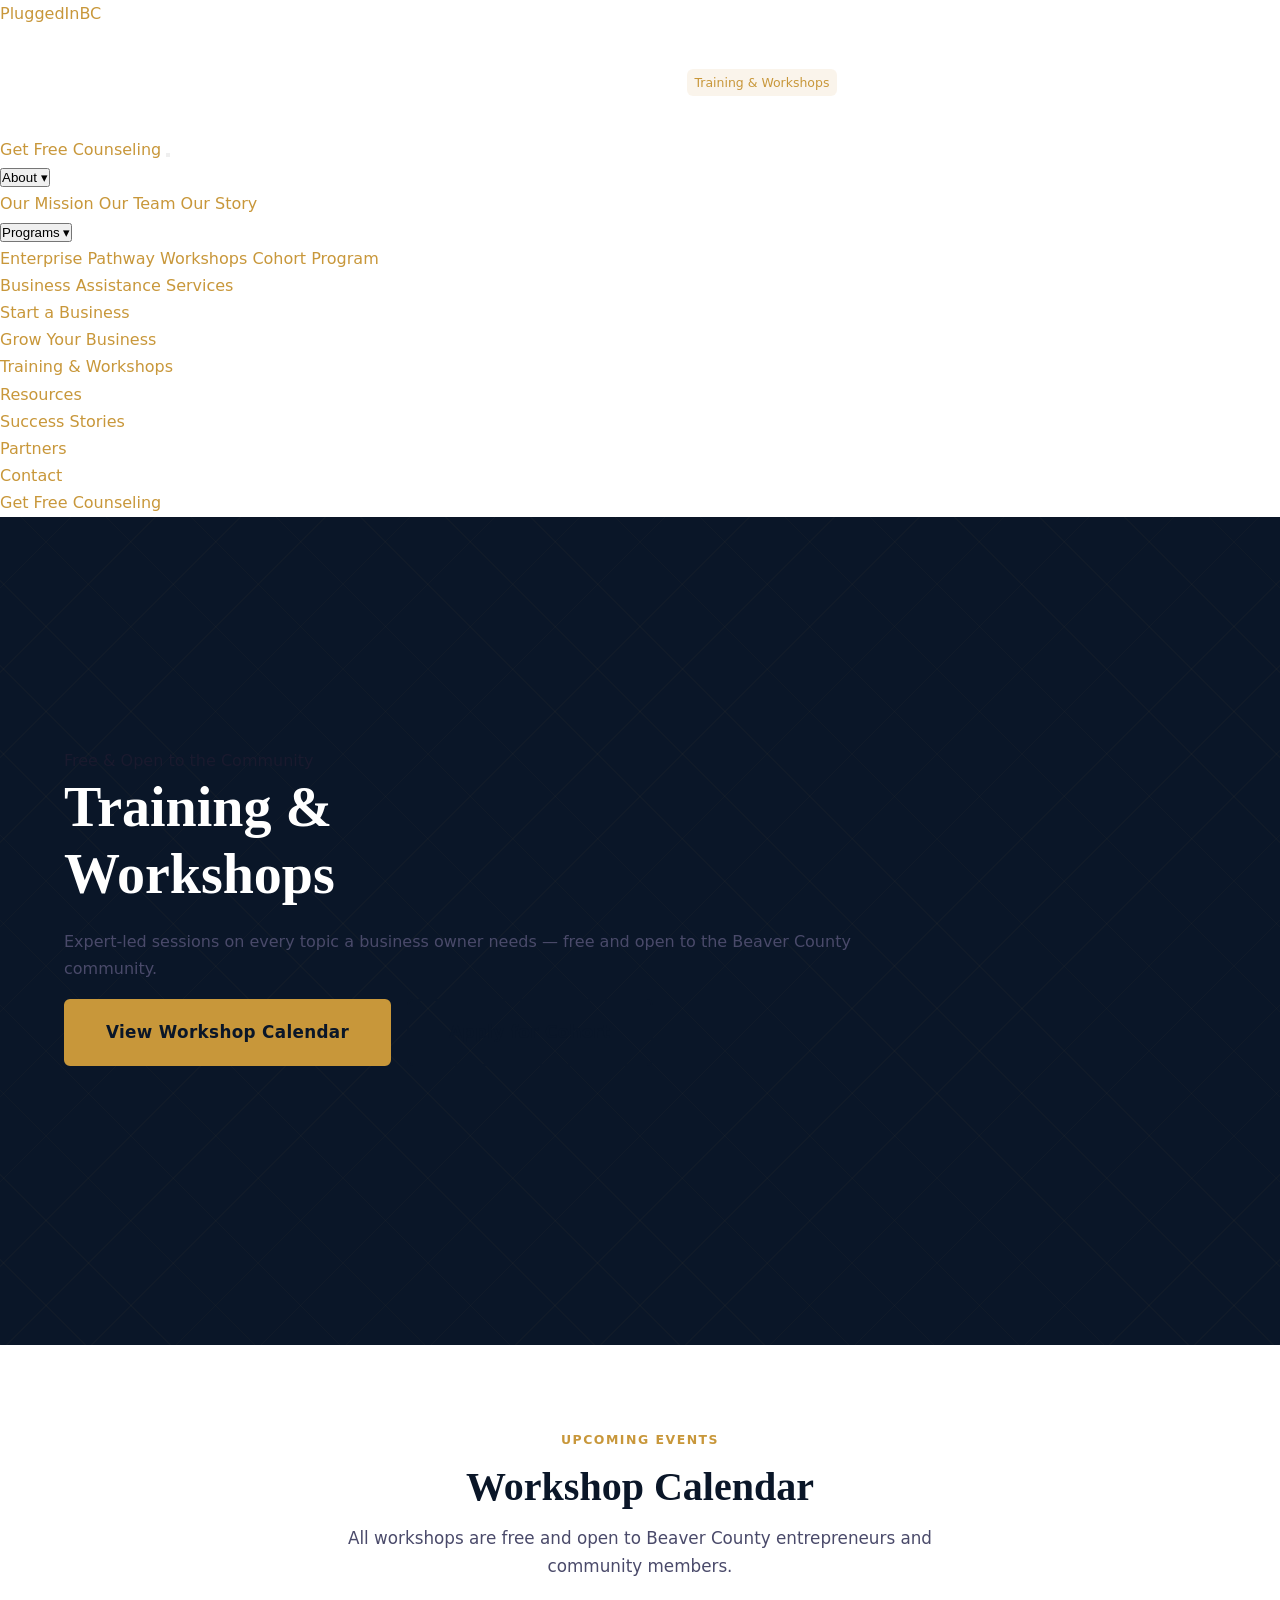
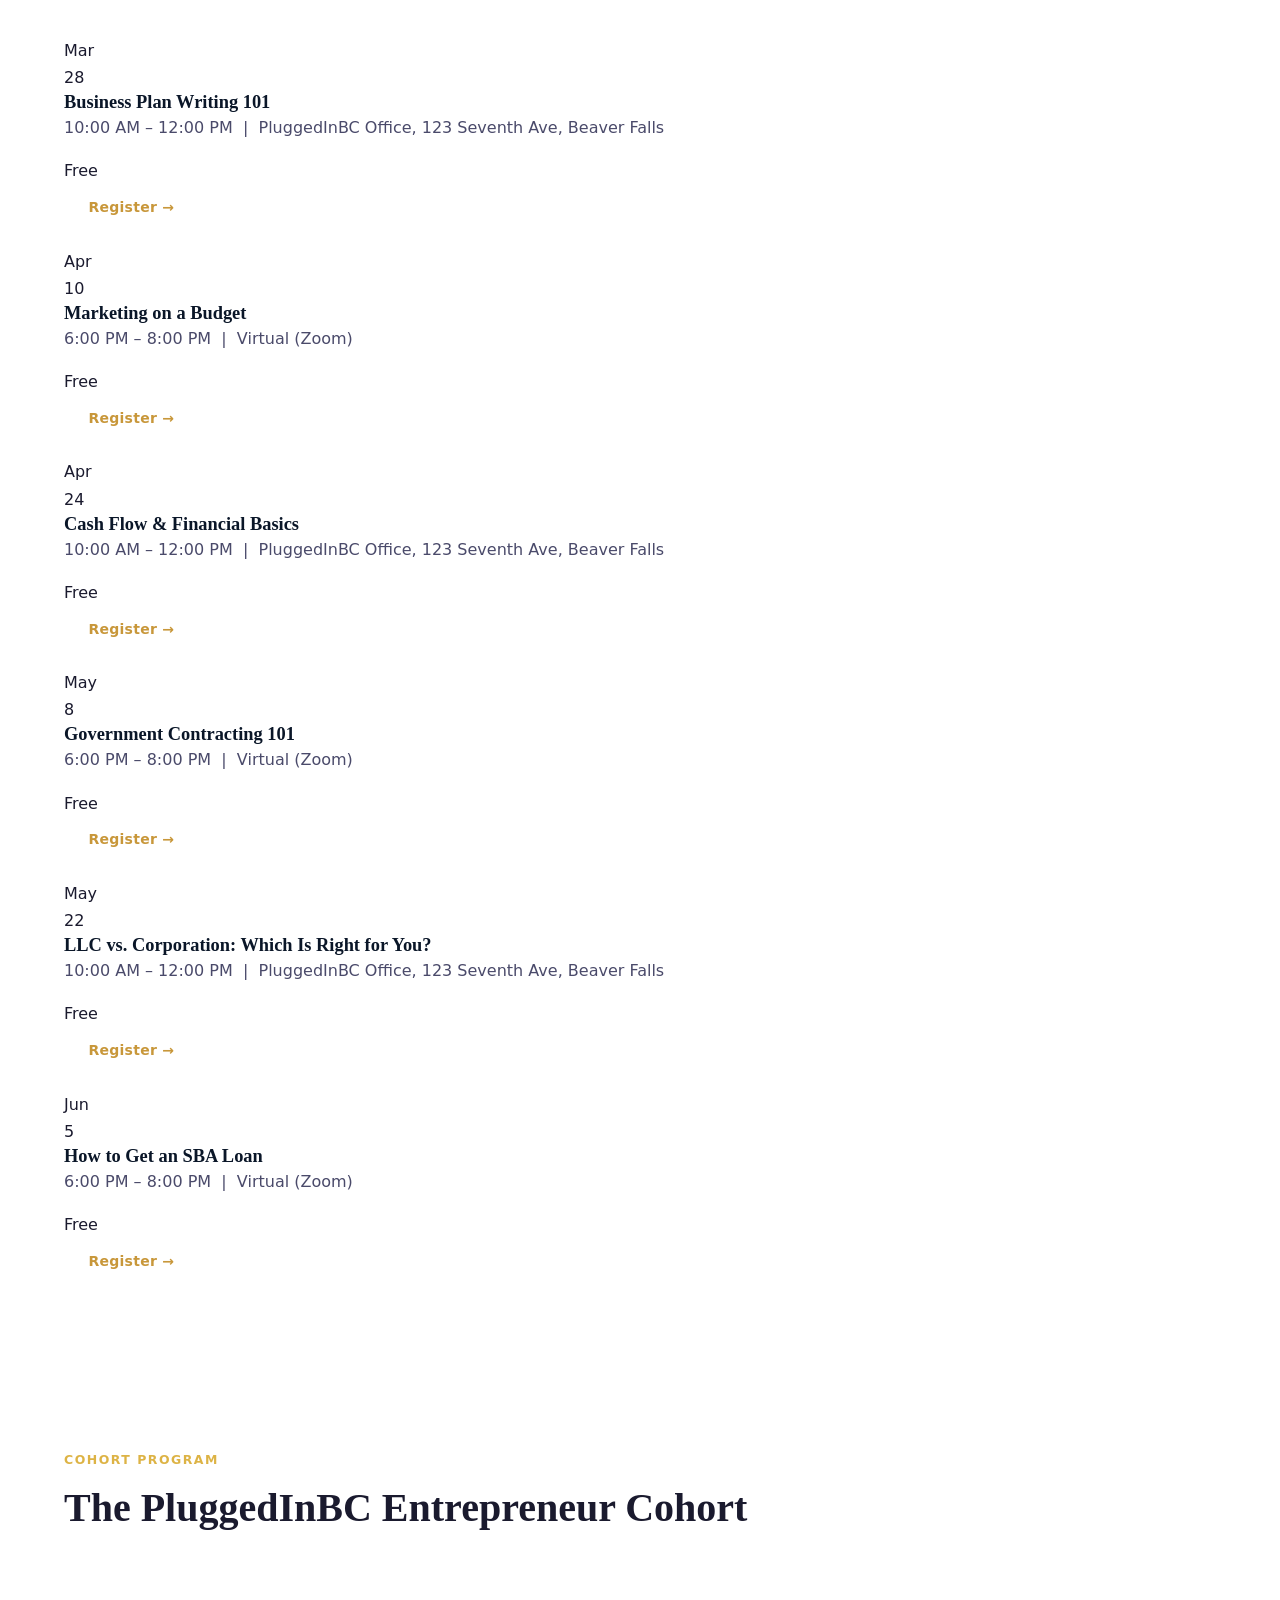
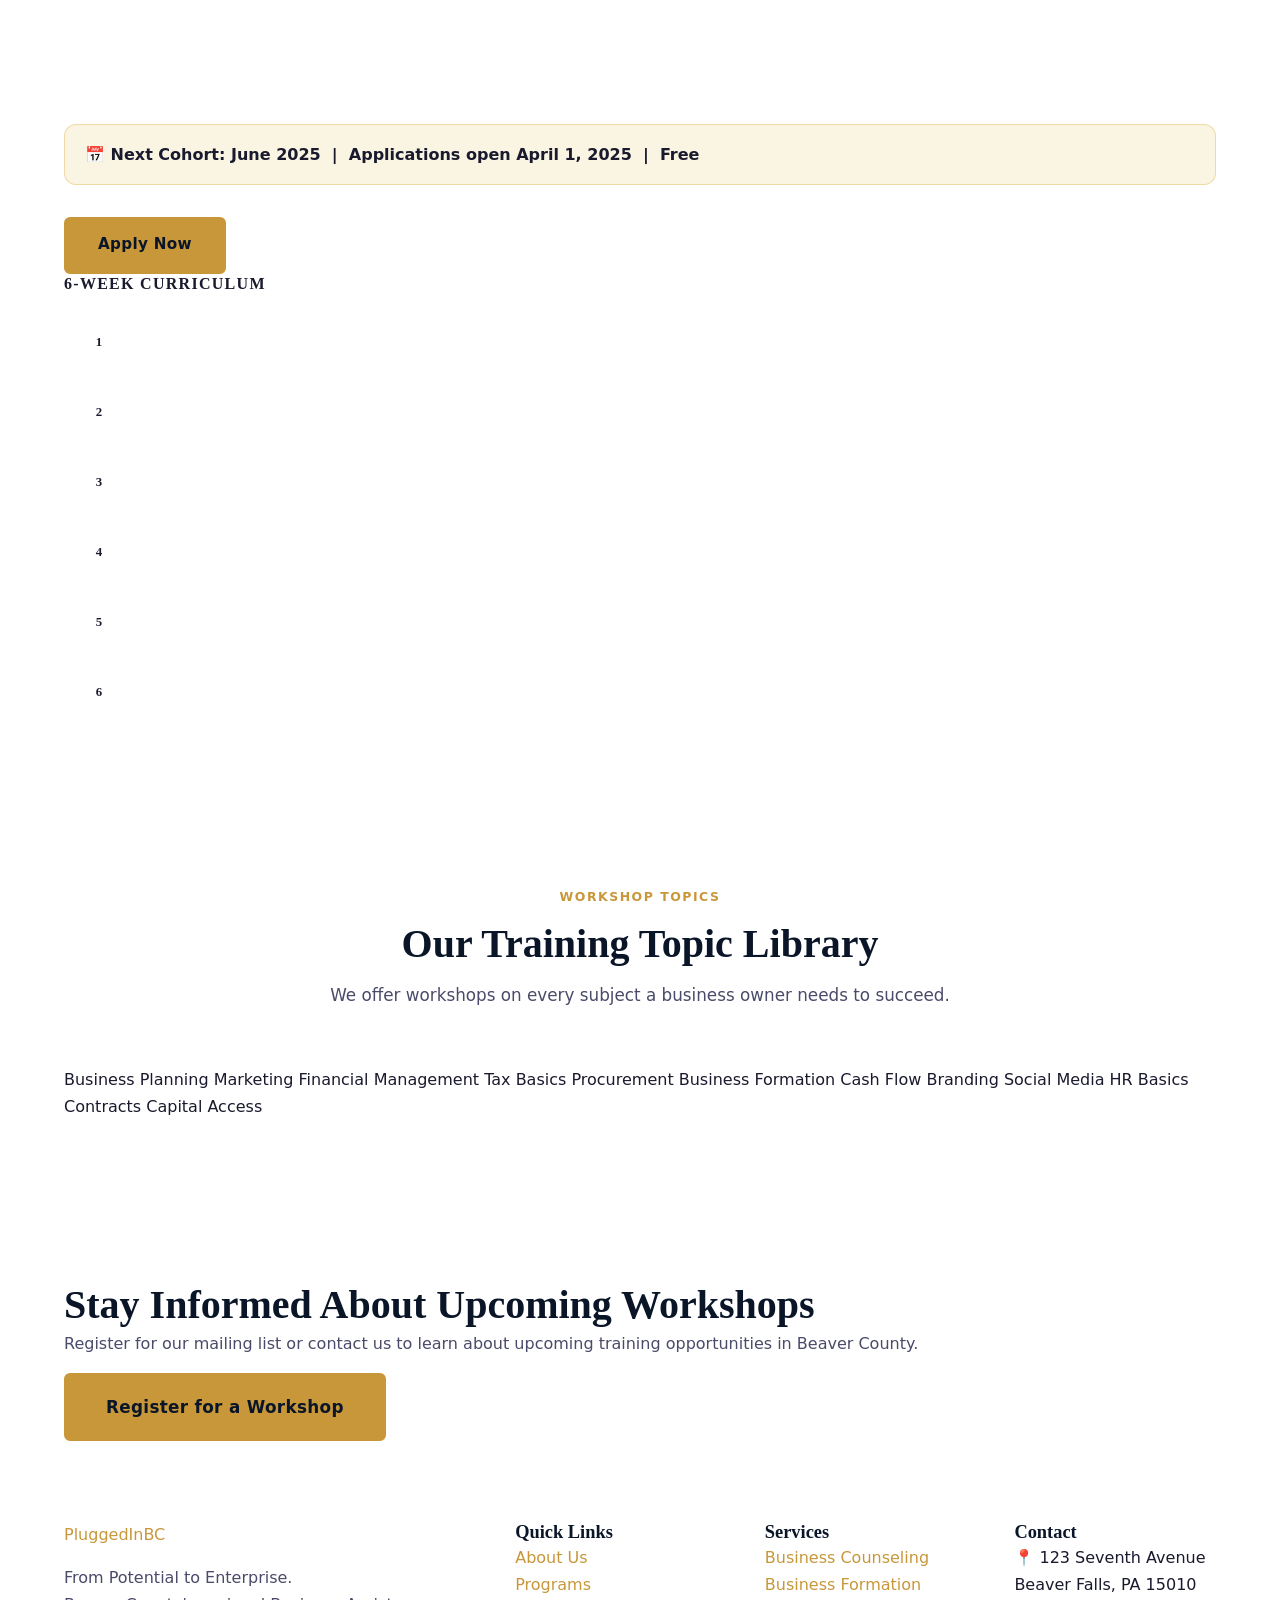
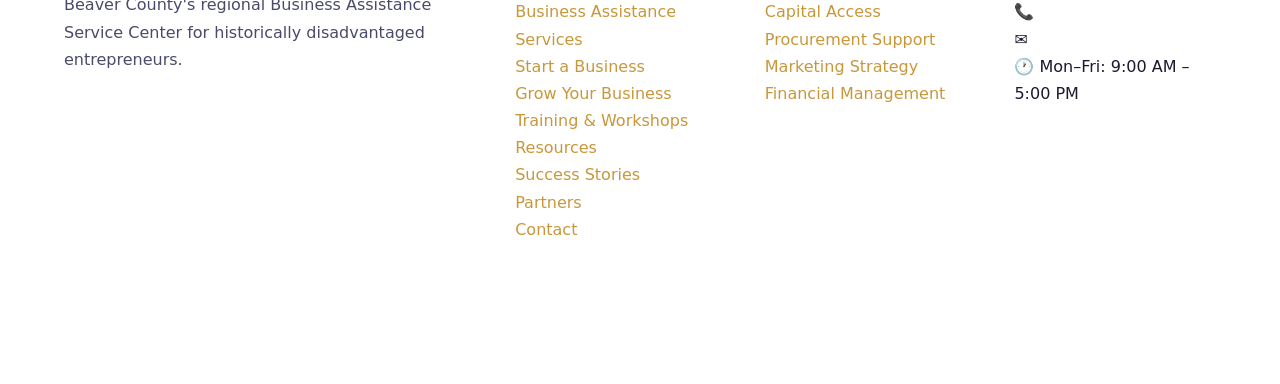
<file: training.html>
<!DOCTYPE html>
<html lang="en">
<head>
  <meta charset="UTF-8" />
  <meta name="viewport" content="width=device-width, initial-scale=1.0" />
  <meta name="description" content="Free business workshops and training in Beaver County, PA. PluggedInBC offers expert-led sessions on business planning, marketing, cash flow, government contracting, and more. Open to the community." />
  <title>Training &amp; Workshops | PluggedInBC — Beaver County, PA</title>
  <link rel="preconnect" href="https://fonts.googleapis.com" />
  <link rel="preconnect" href="https://fonts.gstatic.com" crossorigin />
  <link href="https://fonts.googleapis.com/css2?family=Montserrat:wght@400;500;600;700;800;900&family=Open+Sans:wght@300;400;500;600;700&display=swap" rel="stylesheet" />
  <link rel="stylesheet" href="css/style.css" />
</head>
<body>

  <header class="site-header" role="banner">
    <nav class="nav-container" role="navigation" aria-label="Main navigation">
      <a href="index.html" class="nav-logo" aria-label="PluggedInBC Home">
        <span class="logo-text">PluggedIn<span class="bc">BC</span></span>
      </a>
      <ul class="nav-links" role="list">
        <li class="has-dropdown">
          <a href="about.html">About</a>
          <ul class="dropdown-menu" role="list">
            <li><a href="about.html#mission">Our Mission</a></li>
            <li><a href="about.html#team">Our Team</a></li>
            <li><a href="about.html#story">Our Story</a></li>
          </ul>
        </li>
        <li class="has-dropdown">
          <a href="programs.html">Programs</a>
          <ul class="dropdown-menu" role="list">
            <li><a href="programs.html#enterprise-pathway">Enterprise Pathway</a></li>
            <li><a href="programs.html#workshops">Workshops</a></li>
            <li><a href="programs.html#cohort">Cohort Program</a></li>
          </ul>
        </li>
        <li><a href="services.html">Business Assistance Services</a></li>
        <li><a href="start-a-business.html">Start a Business</a></li>
        <li><a href="grow-your-business.html">Grow Your Business</a></li>
        <li><a href="training.html" class="active">Training &amp; Workshops</a></li>
        <li><a href="resources.html">Resources</a></li>
        <li><a href="success-stories.html">Success Stories</a></li>
        <li><a href="partners.html">Partners</a></li>
        <li><a href="contact.html">Contact</a></li>
      </ul>
      <a href="contact.html" class="nav-cta">Get Free Counseling</a>
      <button class="nav-toggle" aria-label="Toggle mobile menu" aria-expanded="false">
        <span></span><span></span><span></span>
      </button>
    </nav>
  </header>

  <div class="mobile-nav" role="dialog" aria-label="Mobile navigation">
    <ul class="mobile-nav-links" role="list">
      <li>
        <button class="mobile-dropdown-toggle" data-target="mob-about">About ▾</button>
        <div class="mobile-dropdown" id="mob-about">
          <a href="about.html#mission">Our Mission</a>
          <a href="about.html#team">Our Team</a>
          <a href="about.html#story">Our Story</a>
        </div>
      </li>
      <li>
        <button class="mobile-dropdown-toggle" data-target="mob-programs">Programs ▾</button>
        <div class="mobile-dropdown" id="mob-programs">
          <a href="programs.html#enterprise-pathway">Enterprise Pathway</a>
          <a href="programs.html#workshops">Workshops</a>
          <a href="programs.html#cohort">Cohort Program</a>
        </div>
      </li>
      <li><a href="services.html">Business Assistance Services</a></li>
      <li><a href="start-a-business.html">Start a Business</a></li>
      <li><a href="grow-your-business.html">Grow Your Business</a></li>
      <li><a href="training.html">Training &amp; Workshops</a></li>
      <li><a href="resources.html">Resources</a></li>
      <li><a href="success-stories.html">Success Stories</a></li>
      <li><a href="partners.html">Partners</a></li>
      <li><a href="contact.html">Contact</a></li>
    </ul>
    <a href="contact.html" class="mobile-nav-cta">Get Free Counseling</a>
  </div>

  <main id="main-content">

    <!-- HERO -->
    <section class="hero hero-inner" aria-label="Training hero">
      <div class="hero-pattern" aria-hidden="true"></div>
      <div class="container">
        <div class="hero-content">
          <span class="hero-badge">Free &amp; Open to the Community</span>
          <h1>Training &amp;<br>Workshops</h1>
          <p class="hero-subheadline">Expert-led sessions on every topic a business owner needs — free and open to the Beaver County community.</p>
          <div class="hero-actions">
            <a href="#calendar" class="btn btn-primary btn-lg">View Workshop Calendar</a>
            <a href="#cohort" class="btn btn-outline btn-lg">Apply for Cohort</a>
          </div>
        </div>
      </div>
    </section>

    <!-- WORKSHOP CALENDAR -->
    <section class="section section-white" id="calendar" aria-labelledby="calendar-heading">
      <div class="container">
        <div class="section-header">
          <span class="section-label">Upcoming Events</span>
          <h2 id="calendar-heading">Workshop Calendar</h2>
          <p>All workshops are free and open to Beaver County entrepreneurs and community members.</p>
          <span class="gold-line" aria-hidden="true"></span>
        </div>

        <div style="display:flex; flex-direction:column; gap:1rem;">

          <div class="event-card">
            <div class="event-date-box" aria-label="March 28">
              <div class="month">Mar</div>
              <div class="day">28</div>
            </div>
            <div class="event-info">
              <h4>Business Plan Writing 101</h4>
              <p class="event-meta">10:00 AM – 12:00 PM &nbsp;|&nbsp; PluggedInBC Office, 123 Seventh Ave, Beaver Falls</p>
              <span class="event-badge">Free</span>
            </div>
            <a href="contact.html" class="btn btn-outline-navy btn-sm">Register →</a>
          </div>

          <div class="event-card">
            <div class="event-date-box" aria-label="April 10">
              <div class="month">Apr</div>
              <div class="day">10</div>
            </div>
            <div class="event-info">
              <h4>Marketing on a Budget</h4>
              <p class="event-meta">6:00 PM – 8:00 PM &nbsp;|&nbsp; Virtual (Zoom)</p>
              <span class="event-badge">Free</span>
            </div>
            <a href="contact.html" class="btn btn-outline-navy btn-sm">Register →</a>
          </div>

          <div class="event-card">
            <div class="event-date-box" aria-label="April 24">
              <div class="month">Apr</div>
              <div class="day">24</div>
            </div>
            <div class="event-info">
              <h4>Cash Flow &amp; Financial Basics</h4>
              <p class="event-meta">10:00 AM – 12:00 PM &nbsp;|&nbsp; PluggedInBC Office, 123 Seventh Ave, Beaver Falls</p>
              <span class="event-badge">Free</span>
            </div>
            <a href="contact.html" class="btn btn-outline-navy btn-sm">Register →</a>
          </div>

          <div class="event-card">
            <div class="event-date-box" aria-label="May 8">
              <div class="month">May</div>
              <div class="day">8</div>
            </div>
            <div class="event-info">
              <h4>Government Contracting 101</h4>
              <p class="event-meta">6:00 PM – 8:00 PM &nbsp;|&nbsp; Virtual (Zoom)</p>
              <span class="event-badge">Free</span>
            </div>
            <a href="contact.html" class="btn btn-outline-navy btn-sm">Register →</a>
          </div>

          <div class="event-card">
            <div class="event-date-box" aria-label="May 22">
              <div class="month">May</div>
              <div class="day">22</div>
            </div>
            <div class="event-info">
              <h4>LLC vs. Corporation: Which Is Right for You?</h4>
              <p class="event-meta">10:00 AM – 12:00 PM &nbsp;|&nbsp; PluggedInBC Office, 123 Seventh Ave, Beaver Falls</p>
              <span class="event-badge">Free</span>
            </div>
            <a href="contact.html" class="btn btn-outline-navy btn-sm">Register →</a>
          </div>

          <div class="event-card">
            <div class="event-date-box" aria-label="June 5">
              <div class="month">Jun</div>
              <div class="day">5</div>
            </div>
            <div class="event-info">
              <h4>How to Get an SBA Loan</h4>
              <p class="event-meta">6:00 PM – 8:00 PM &nbsp;|&nbsp; Virtual (Zoom)</p>
              <span class="event-badge">Free</span>
            </div>
            <a href="contact.html" class="btn btn-outline-navy btn-sm">Register →</a>
          </div>

        </div>
      </div>
    </section>

    <!-- COHORT PROGRAM -->
    <section class="section section-navy" id="cohort" aria-labelledby="cohort-heading">
      <div class="container">
        <div class="grid grid-2" style="gap:4rem; align-items:center;">
          <div>
            <span class="section-label" style="color:rgba(212,160,23,0.8);">Cohort Program</span>
            <h2 id="cohort-heading" style="color:var(--color-white);">The PluggedInBC Entrepreneur Cohort</h2>
            <span class="gold-line" aria-hidden="true" style="display:block; margin-bottom:1.5rem;"></span>
            <p style="color:rgba(255,255,255,0.8); line-height:1.8; margin-bottom:1.25rem;">Our flagship cohort brings together 8–12 aspiring entrepreneurs for an intensive 6-week journey through the fundamentals of starting a business — combining expert instruction with peer learning and accountability.</p>
            <p style="color:rgba(255,255,255,0.7); line-height:1.8; margin-bottom:2rem;">Held quarterly, the cohort covers everything in Phase 1 of the Enterprise Pathway in a structured, supportive group format. Graduates leave with a registered business, a business plan, and a network of fellow entrepreneurs.</p>
            <div style="background:rgba(212,160,23,0.12); border:1px solid rgba(212,160,23,0.3); border-radius:var(--radius-md); padding:1rem 1.25rem; margin-bottom:2rem;">
              <p style="color:var(--color-accent); font-weight:600;">📅 Next Cohort: <strong>June 2025</strong> &nbsp;|&nbsp; Applications open April 1, 2025 &nbsp;|&nbsp; Free</p>
            </div>
            <a href="contact.html" class="btn btn-primary">Apply Now</a>
          </div>
          <div>
            <h4 style="color:var(--color-accent); margin-bottom:1.25rem; font-size:1rem; font-family:var(--font-heading); text-transform:uppercase; letter-spacing:0.08em;">6-Week Curriculum</h4>
            <div style="display:flex; flex-direction:column; gap:0.75rem;">
              <div style="background:rgba(255,255,255,0.06); border:1px solid rgba(255,255,255,0.1); border-radius:var(--radius-md); padding:0.875rem 1.25rem; display:flex; gap:1rem; align-items:center;">
                <span style="background:var(--color-accent); color:var(--color-dark); font-family:var(--font-heading); font-weight:900; font-size:0.8rem; width:28px; height:28px; border-radius:50%; display:flex; align-items:center; justify-content:center; flex-shrink:0;">1</span>
                <span style="color:rgba(255,255,255,0.85); font-size:0.93rem;">Business concept validation &amp; market research</span>
              </div>
              <div style="background:rgba(255,255,255,0.06); border:1px solid rgba(255,255,255,0.1); border-radius:var(--radius-md); padding:0.875rem 1.25rem; display:flex; gap:1rem; align-items:center;">
                <span style="background:var(--color-accent); color:var(--color-dark); font-family:var(--font-heading); font-weight:900; font-size:0.8rem; width:28px; height:28px; border-radius:50%; display:flex; align-items:center; justify-content:center; flex-shrink:0;">2</span>
                <span style="color:rgba(255,255,255,0.85); font-size:0.93rem;">Business planning fundamentals</span>
              </div>
              <div style="background:rgba(255,255,255,0.06); border:1px solid rgba(255,255,255,0.1); border-radius:var(--radius-md); padding:0.875rem 1.25rem; display:flex; gap:1rem; align-items:center;">
                <span style="background:var(--color-accent); color:var(--color-dark); font-family:var(--font-heading); font-weight:900; font-size:0.8rem; width:28px; height:28px; border-radius:50%; display:flex; align-items:center; justify-content:center; flex-shrink:0;">3</span>
                <span style="color:rgba(255,255,255,0.85); font-size:0.93rem;">Legal structure &amp; business formation</span>
              </div>
              <div style="background:rgba(255,255,255,0.06); border:1px solid rgba(255,255,255,0.1); border-radius:var(--radius-md); padding:0.875rem 1.25rem; display:flex; gap:1rem; align-items:center;">
                <span style="background:var(--color-accent); color:var(--color-dark); font-family:var(--font-heading); font-weight:900; font-size:0.8rem; width:28px; height:28px; border-radius:50%; display:flex; align-items:center; justify-content:center; flex-shrink:0;">4</span>
                <span style="color:rgba(255,255,255,0.85); font-size:0.93rem;">Financial basics &amp; cash flow</span>
              </div>
              <div style="background:rgba(255,255,255,0.06); border:1px solid rgba(255,255,255,0.1); border-radius:var(--radius-md); padding:0.875rem 1.25rem; display:flex; gap:1rem; align-items:center;">
                <span style="background:var(--color-accent); color:var(--color-dark); font-family:var(--font-heading); font-weight:900; font-size:0.8rem; width:28px; height:28px; border-radius:50%; display:flex; align-items:center; justify-content:center; flex-shrink:0;">5</span>
                <span style="color:rgba(255,255,255,0.85); font-size:0.93rem;">Marketing strategy &amp; brand development</span>
              </div>
              <div style="background:rgba(255,255,255,0.06); border:1px solid rgba(255,255,255,0.1); border-radius:var(--radius-md); padding:0.875rem 1.25rem; display:flex; gap:1rem; align-items:center;">
                <span style="background:var(--color-accent); color:var(--color-dark); font-family:var(--font-heading); font-weight:900; font-size:0.8rem; width:28px; height:28px; border-radius:50%; display:flex; align-items:center; justify-content:center; flex-shrink:0;">6</span>
                <span style="color:rgba(255,255,255,0.85); font-size:0.93rem;">Launch preparation &amp; client acquisition</span>
              </div>
            </div>
          </div>
        </div>
      </div>
    </section>

    <!-- TOPIC LIBRARY -->
    <section class="section section-light" aria-labelledby="topics-heading">
      <div class="container">
        <div class="section-header centered">
          <span class="section-label">Workshop Topics</span>
          <h2 id="topics-heading">Our Training Topic Library</h2>
          <p>We offer workshops on every subject a business owner needs to succeed.</p>
          <span class="gold-line centered" aria-hidden="true"></span>
        </div>
        <div class="topic-badges" style="justify-content:center;" role="list">
          <span class="topic-badge" role="listitem">Business Planning</span>
          <span class="topic-badge" role="listitem">Marketing</span>
          <span class="topic-badge" role="listitem">Financial Management</span>
          <span class="topic-badge" role="listitem">Tax Basics</span>
          <span class="topic-badge" role="listitem">Procurement</span>
          <span class="topic-badge" role="listitem">Business Formation</span>
          <span class="topic-badge" role="listitem">Cash Flow</span>
          <span class="topic-badge" role="listitem">Branding</span>
          <span class="topic-badge" role="listitem">Social Media</span>
          <span class="topic-badge" role="listitem">HR Basics</span>
          <span class="topic-badge" role="listitem">Contracts</span>
          <span class="topic-badge" role="listitem">Capital Access</span>
        </div>
      </div>
    </section>

    <!-- CTA -->
    <section class="section section-white">
      <div class="container">
        <div class="cta-block">
          <h2>Stay Informed About Upcoming Workshops</h2>
          <p>Register for our mailing list or contact us to learn about upcoming training opportunities in Beaver County.</p>
          <a href="contact.html" class="btn btn-primary btn-lg">Register for a Workshop</a>
        </div>
      </div>
    </section>

  </main>

  <footer class="site-footer" role="contentinfo">
    <div class="container">
      <div class="footer-grid">
        <div class="footer-logo-col">
          <a href="index.html" class="nav-logo" style="margin-bottom:1rem; display:inline-block;">
            <span class="logo-text">PluggedIn<span class="bc">BC</span></span>
          </a>
          <p class="footer-tagline">From Potential to Enterprise.<br>Beaver County's regional Business Assistance Service Center for historically disadvantaged entrepreneurs.</p>
          <div class="social-links" aria-label="Social media links">
            <a href="#" class="social-link" aria-label="Facebook">f</a>
            <a href="#" class="social-link" aria-label="Instagram">in</a>
            <a href="#" class="social-link" aria-label="LinkedIn">Li</a>
            <a href="#" class="social-link" aria-label="Twitter/X">X</a>
          </div>
        </div>
        <div>
          <h4 class="footer-heading">Quick Links</h4>
          <ul class="footer-links">
            <li><a href="about.html">About Us</a></li>
            <li><a href="programs.html">Programs</a></li>
            <li><a href="services.html">Business Assistance Services</a></li>
            <li><a href="start-a-business.html">Start a Business</a></li>
            <li><a href="grow-your-business.html">Grow Your Business</a></li>
            <li><a href="training.html">Training &amp; Workshops</a></li>
            <li><a href="resources.html">Resources</a></li>
            <li><a href="success-stories.html">Success Stories</a></li>
            <li><a href="partners.html">Partners</a></li>
            <li><a href="contact.html">Contact</a></li>
          </ul>
        </div>
        <div>
          <h4 class="footer-heading">Services</h4>
          <ul class="footer-links">
            <li><a href="services.html">Business Counseling</a></li>
            <li><a href="services.html">Business Formation</a></li>
            <li><a href="services.html">Capital Access</a></li>
            <li><a href="services.html">Procurement Support</a></li>
            <li><a href="services.html">Marketing Strategy</a></li>
            <li><a href="services.html">Financial Management</a></li>
          </ul>
        </div>
        <div>
          <h4 class="footer-heading">Contact</h4>
          <div class="footer-contact-info">
            <div class="footer-contact-item">
              <span class="icon" aria-hidden="true">📍</span>
              <span>123 Seventh Avenue<br>Beaver Falls, PA 15010</span>
            </div>
            <div class="footer-contact-item">
              <span class="icon" aria-hidden="true">📞</span>
              <span><a href="tel:7245550192" style="color:rgba(255,255,255,0.6)">(724) 555-0192</a></span>
            </div>
            <div class="footer-contact-item">
              <span class="icon" aria-hidden="true">✉️</span>
              <span><a href="mailto:info@pluggedinbc.org" style="color:rgba(255,255,255,0.6)">info@pluggedinbc.org</a></span>
            </div>
            <div class="footer-contact-item">
              <span class="icon" aria-hidden="true">🕐</span>
              <span>Mon–Fri: 9:00 AM – 5:00 PM</span>
            </div>
          </div>
        </div>
      </div>
      <div class="footer-bottom">
        <p>© 2025 PluggedInBC. A Pennsylvania Nonprofit Corporation.<br>Funded in part by the Pennsylvania Department of Community and Economic Development.</p>
      </div>
    </div>
  </footer>

  <script src="js/main.js"></script>
</body>
</html>
</file>
<file: css/style.css>
/* ============================================================
   PluggedInBC — Main Stylesheet
   Color Palette:
     --navy:      #0A1628
     --gold:      #C8973A
     --white:     #FFFFFF
     --light-gray:#F5F7FA
   ============================================================ */

/* ── CSS Custom Properties ─────────────────────────────────── */
:root {
  --navy:        #0A1628;
  --navy-mid:    #132040;
  --navy-light:  #1C2E52;
  --gold:        #C8973A;
  --gold-light:  #E0B060;
  --gold-dark:   #A67828;
  --white:       #FFFFFF;
  --light-gray:  #F5F7FA;
  --mid-gray:    #E2E6ED;
  --text-dark:   #1A1A2E;
  --text-mid:    #4A4A6A;
  --text-light:  #7A7A9A;
  --shadow-sm:   0 2px 8px rgba(10,22,40,0.08);
  --shadow-md:   0 4px 20px rgba(10,22,40,0.12);
  --shadow-lg:   0 8px 40px rgba(10,22,40,0.18);
  --radius-sm:   6px;
  --radius-md:   12px;
  --radius-lg:   20px;
  --transition:  all 0.3s cubic-bezier(0.4,0,0.2,1);
  --font-main:   'Segoe UI', system-ui, -apple-system, sans-serif;
  --font-heading:'Segoe UI', Georgia, serif;
  --max-width:   1200px;
  --nav-height:  72px;
}

/* ── Reset & Base ───────────────────────────────────────────── */
*, *::before, *::after { box-sizing: border-box; margin: 0; padding: 0; }

html { scroll-behavior: smooth; font-size: 16px; }

body {
  font-family: var(--font-main);
  color: var(--text-dark);
  background: var(--white);
  line-height: 1.7;
  -webkit-font-smoothing: antialiased;
}

img { max-width: 100%; height: auto; display: block; }
a   { color: var(--gold); text-decoration: none; transition: var(--transition); }
a:hover { color: var(--gold-light); }
ul  { list-style: none; }

/* ── Typography ─────────────────────────────────────────────── */
h1, h2, h3, h4, h5 {
  font-family: var(--font-heading);
  line-height: 1.25;
  color: var(--navy);
  font-weight: 700;
}
h1 { font-size: clamp(2rem, 5vw, 3.5rem); }
h2 { font-size: clamp(1.6rem, 3.5vw, 2.5rem); }
h3 { font-size: clamp(1.2rem, 2.5vw, 1.6rem); }
h4 { font-size: 1.15rem; }
h5 { font-size: 1rem; }
p  { margin-bottom: 1rem; color: var(--text-mid); }
p:last-child { margin-bottom: 0; }

.section-label {
  display: inline-block;
  font-size: 0.78rem;
  font-weight: 700;
  letter-spacing: 0.12em;
  text-transform: uppercase;
  color: var(--gold);
  margin-bottom: 0.75rem;
}

/* ── Container ──────────────────────────────────────────────── */
.container {
  width: 100%;
  max-width: var(--max-width);
  margin: 0 auto;
  padding: 0 1.5rem;
}

/* ── Buttons ────────────────────────────────────────────────── */
.btn {
  display: inline-flex;
  align-items: center;
  gap: 0.5rem;
  padding: 0.85rem 2rem;
  border-radius: var(--radius-sm);
  font-size: 0.95rem;
  font-weight: 600;
  letter-spacing: 0.02em;
  cursor: pointer;
  border: 2px solid transparent;
  transition: var(--transition);
  text-decoration: none;
  white-space: nowrap;
  font-family: var(--font-main);
}
.btn-primary {
  background: var(--gold);
  color: var(--navy);
  border-color: var(--gold);
}
.btn-primary:hover {
  background: var(--gold-light);
  color: var(--navy);
  border-color: var(--gold-light);
  transform: translateY(-2px);
  box-shadow: 0 6px 20px rgba(200,151,58,0.35);
}
.btn-secondary {
  background: transparent;
  color: var(--white);
  border-color: rgba(255,255,255,0.6);
}
.btn-secondary:hover {
  background: rgba(255,255,255,0.12);
  border-color: var(--white);
  color: var(--white);
  transform: translateY(-2px);
}
.btn-outline {
  background: transparent;
  color: var(--navy);
  border-color: var(--navy);
}
.btn-outline:hover {
  background: var(--navy);
  color: var(--white);
  transform: translateY(-2px);
  box-shadow: var(--shadow-md);
}
.btn-gold-outline {
  background: transparent;
  color: var(--gold);
  border-color: var(--gold);
}
.btn-gold-outline:hover {
  background: var(--gold);
  color: var(--navy);
  transform: translateY(-2px);
}
.btn-sm { padding: 0.6rem 1.4rem; font-size: 0.875rem; }
.btn-lg { padding: 1.1rem 2.5rem; font-size: 1.05rem; }

/* ── Navigation ─────────────────────────────────────────────── */
#site-nav {
  position: fixed;
  top: 0; left: 0; right: 0;
  z-index: 1000;
  height: var(--nav-height);
  background: var(--navy);
  border-bottom: 1px solid rgba(200,151,58,0.2);
  transition: var(--transition);
}
#site-nav.scrolled {
  box-shadow: 0 4px 24px rgba(0,0,0,0.3);
  background: rgba(10,22,40,0.97);
  backdrop-filter: blur(12px);
}
.nav-inner {
  display: flex;
  align-items: center;
  justify-content: space-between;
  height: 100%;
  gap: 1rem;
}
.nav-logo {
  display: flex;
  flex-direction: column;
  text-decoration: none;
  flex-shrink: 0;
}
.nav-logo .logo-name {
  font-size: 1.3rem;
  font-weight: 800;
  color: var(--white);
  letter-spacing: -0.02em;
  line-height: 1;
}
.nav-logo .logo-name span { color: var(--gold); }
.nav-logo .logo-tagline {
  font-size: 0.62rem;
  color: rgba(255,255,255,0.5);
  letter-spacing: 0.12em;
  text-transform: uppercase;
  line-height: 1;
  margin-top: 2px;
}
.nav-links {
  display: flex;
  align-items: center;
  gap: 0.1rem;
  flex-wrap: nowrap;
}
.nav-links a {
  color: rgba(255,255,255,0.8);
  font-size: 0.78rem;
  font-weight: 500;
  padding: 0.4rem 0.5rem;
  border-radius: var(--radius-sm);
  white-space: nowrap;
  transition: var(--transition);
  text-decoration: none;
}
.nav-links a:hover,
.nav-links a.active {
  color: var(--gold);
  background: rgba(200,151,58,0.1);
}
.nav-cta { flex-shrink: 0; }
.nav-hamburger {
  display: none;
  flex-direction: column;
  gap: 5px;
  cursor: pointer;
  padding: 8px;
  background: none;
  border: none;
  z-index: 1001;
}
.nav-hamburger span {
  display: block;
  width: 24px;
  height: 2px;
  background: var(--white);
  border-radius: 2px;
  transition: var(--transition);
}
.nav-hamburger.open span:nth-child(1) { transform: translateY(7px) rotate(45deg); }
.nav-hamburger.open span:nth-child(2) { opacity: 0; }
.nav-hamburger.open span:nth-child(3) { transform: translateY(-7px) rotate(-45deg); }

@media (max-width: 1100px) {
  .nav-links {
    position: fixed;
    top: var(--nav-height);
    left: 0; right: 0;
    background: var(--navy-mid);
    flex-direction: column;
    align-items: stretch;
    gap: 0;
    padding: 1rem;
    transform: translateY(-110%);
    transition: transform 0.35s cubic-bezier(0.4,0,0.2,1);
    border-bottom: 2px solid var(--gold);
    max-height: calc(100vh - var(--nav-height));
    overflow-y: auto;
  }
  .nav-links.open { transform: translateY(0); }
  .nav-links a {
    font-size: 0.95rem;
    padding: 0.9rem 1rem;
    border-radius: var(--radius-sm);
    border-bottom: 1px solid rgba(255,255,255,0.06);
  }
  .nav-hamburger { display: flex; }
  .nav-cta { display: none; }
}

/* ── Page Wrapper ────────────────────────────────────────────── */
.page-content { padding-top: var(--nav-height); }

/* ── Section Spacing ────────────────────────────────────────── */
.section    { padding: 5rem 0; }
.section-sm { padding: 3rem 0; }
.section-lg { padding: 7rem 0; }

.section-header { text-align: center; margin-bottom: 3.5rem; }
.section-header h2 { margin-bottom: 0.75rem; }
.section-header p { max-width: 640px; margin: 0 auto; font-size: 1.05rem; }

/* ── Hero ────────────────────────────────────────────────────── */
.hero {
  position: relative;
  min-height: calc(100vh - var(--nav-height));
  background: var(--navy);
  display: flex;
  align-items: center;
  overflow: hidden;
}
.hero-bg {
  position: absolute;
  inset: 0;
  background:
    radial-gradient(ellipse at 70% 40%, rgba(200,151,58,0.12) 0%, transparent 60%),
    radial-gradient(ellipse at 20% 80%, rgba(28,46,82,0.8) 0%, transparent 50%),
    linear-gradient(135deg, #0A1628 0%, #132040 50%, #0A1628 100%);
}
.hero-pattern {
  position: absolute;
  inset: 0;
  background-image:
    repeating-linear-gradient(45deg,  rgba(200,151,58,0.03) 0px, rgba(200,151,58,0.03) 1px, transparent 1px, transparent 60px),
    repeating-linear-gradient(-45deg, rgba(200,151,58,0.03) 0px, rgba(200,151,58,0.03) 1px, transparent 1px, transparent 60px);
}
.hero-content {
  position: relative;
  z-index: 2;
  max-width: 800px;
  padding: 4rem 0;
}
.hero-eyebrow {
  display: inline-flex;
  align-items: center;
  gap: 0.6rem;
  background: rgba(200,151,58,0.15);
  border: 1px solid rgba(200,151,58,0.3);
  border-radius: 100px;
  padding: 0.4rem 1rem;
  font-size: 0.78rem;
  font-weight: 600;
  letter-spacing: 0.1em;
  text-transform: uppercase;
  color: var(--gold);
  margin-bottom: 1.5rem;
}
.hero-eyebrow::before {
  content: '';
  width: 6px; height: 6px;
  background: var(--gold);
  border-radius: 50%;
}
.hero h1 { color: var(--white); margin-bottom: 1.25rem; line-height: 1.2; }
.hero h1 span { color: var(--gold); }
.hero-sub {
  font-size: clamp(1rem, 2vw, 1.2rem);
  color: rgba(255,255,255,0.75);
  margin-bottom: 2.5rem;
  max-width: 600px;
  line-height: 1.7;
}
.hero-actions {
  display: flex;
  flex-wrap: wrap;
  gap: 1rem;
  margin-bottom: 3rem;
}
.hero-stats {
  display: flex;
  flex-wrap: wrap;
  gap: 2rem;
  padding-top: 2rem;
  border-top: 1px solid rgba(255,255,255,0.1);
}
.hero-stat { text-align: center; }
.hero-stat .num {
  font-size: 1.8rem;
  font-weight: 800;
  color: var(--gold);
  line-height: 1;
}
.hero-stat .lbl {
  font-size: 0.75rem;
  color: rgba(255,255,255,0.55);
  text-transform: uppercase;
  letter-spacing: 0.08em;
  margin-top: 0.25rem;
}

/* ── Page Hero (inner pages) ────────────────────────────────── */
.page-hero {
  background: var(--navy);
  padding: 5rem 0 4rem;
  position: relative;
  overflow: hidden;
}
.page-hero::after {
  content: '';
  position: absolute;
  inset: 0;
  background: radial-gradient(ellipse at 80% 50%, rgba(200,151,58,0.1) 0%, transparent 60%);
}
.page-hero .container { position: relative; z-index: 1; }
.page-hero h1 { color: var(--white); margin-bottom: 0.75rem; }
.page-hero p  { color: rgba(255,255,255,0.7); font-size: 1.1rem; max-width: 620px; }
.page-hero .section-label { color: var(--gold); }

/* ── Impact Counters ─────────────────────────────────────────── */
.counters-section {
  background: var(--navy);
  padding: 4rem 0;
  border-top: 1px solid rgba(200,151,58,0.15);
  border-bottom: 1px solid rgba(200,151,58,0.15);
}
.counters-grid {
  display: grid;
  grid-template-columns: repeat(4, 1fr);
  gap: 2rem;
  text-align: center;
}
@media (max-width: 768px) { .counters-grid { grid-template-columns: repeat(2, 1fr); } }
@media (max-width: 400px) { .counters-grid { grid-template-columns: 1fr 1fr; gap: 1.5rem; } }

.counter-card { padding: 1.5rem; }
.counter-value {
  font-size: clamp(2.2rem, 5vw, 3.2rem);
  font-weight: 800;
  color: var(--gold);
  line-height: 1;
  margin-bottom: 0.5rem;
}
.counter-label {
  font-size: 0.85rem;
  color: rgba(255,255,255,0.6);
  text-transform: uppercase;
  letter-spacing: 0.1em;
}

/* ── Cards ───────────────────────────────────────────────────── */
.card {
  background: var(--white);
  border-radius: var(--radius-md);
  box-shadow: var(--shadow-sm);
  transition: var(--transition);
  overflow: hidden;
}
.card:hover { box-shadow: var(--shadow-lg); transform: translateY(-4px); }

/* Pillar cards */
.pillars-section { background: var(--light-gray); }
.pillars-grid {
  display: grid;
  grid-template-columns: repeat(3, 1fr);
  gap: 1.5rem;
}
@media (max-width: 768px) { .pillars-grid { grid-template-columns: 1fr; } }

.pillar-card {
  background: var(--white);
  border-radius: var(--radius-md);
  padding: 2.5rem 2rem;
  box-shadow: var(--shadow-sm);
  transition: var(--transition);
  position: relative;
  overflow: hidden;
  border-bottom: 4px solid transparent;
}
.pillar-card::before {
  content: '';
  position: absolute;
  top: 0; left: 0; right: 0;
  height: 3px;
  background: linear-gradient(90deg, var(--gold), var(--gold-light));
  transform: scaleX(0);
  transition: var(--transition);
}
.pillar-card:hover { box-shadow: var(--shadow-lg); transform: translateY(-6px); border-bottom-color: var(--gold); }
.pillar-card:hover::before { transform: scaleX(1); }

.pillar-icon {
  width: 64px; height: 64px;
  background: rgba(200,151,58,0.1);
  border-radius: var(--radius-md);
  display: flex;
  align-items: center;
  justify-content: center;
  font-size: 2rem;
  margin-bottom: 1.5rem;
}
.pillar-card h3 { margin-bottom: 0.75rem; }
.pillar-card p  { color: var(--text-mid); margin-bottom: 1.5rem; }

/* Service preview cards */
.services-grid {
  display: grid;
  grid-template-columns: repeat(3, 1fr);
  gap: 1.5rem;
}
@media (max-width: 900px) { .services-grid { grid-template-columns: repeat(2, 1fr); } }
@media (max-width: 540px) { .services-grid { grid-template-columns: 1fr; } }

.service-card {
  background: var(--white);
  border-radius: var(--radius-md);
  padding: 2rem 1.5rem;
  box-shadow: var(--shadow-sm);
  transition: var(--transition);
  text-align: center;
  border: 1px solid var(--mid-gray);
}
.service-card:hover { box-shadow: var(--shadow-md); border-color: var(--gold); transform: translateY(-3px); }
.service-icon { font-size: 2.2rem; margin-bottom: 1rem; display: block; }
.service-card h4 { color: var(--navy); margin-bottom: 0.5rem; }
.service-card p  { font-size: 0.9rem; margin: 0; }

/* ── Success Story Teaser ───────────────────────────────────── */
.story-teaser {
  background: linear-gradient(135deg, var(--navy) 0%, var(--navy-light) 100%);
  padding: 5rem 0;
  position: relative;
  overflow: hidden;
}
.story-teaser::after {
  content: '\201C';
  position: absolute;
  right: 5%;
  top: -0.5rem;
  font-size: 20rem;
  color: rgba(200,151,58,0.05);
  font-family: Georgia, serif;
  line-height: 1;
}
.story-inner {
  display: grid;
  grid-template-columns: auto 1fr;
  gap: 3rem;
  align-items: center;
}
@media (max-width: 640px) { .story-inner { grid-template-columns: 1fr; text-align: center; } }
.story-avatar {
  width: 120px; height: 120px;
  border-radius: 50%;
  background: linear-gradient(135deg, var(--gold) 0%, var(--gold-dark) 100%);
  display: flex;
  align-items: center;
  justify-content: center;
  font-size: 3rem;
  color: var(--navy);
  font-weight: 800;
  flex-shrink: 0;
  border: 4px solid rgba(200,151,58,0.4);
}
.story-body blockquote {
  font-size: 1.3rem;
  color: var(--white);
  font-style: italic;
  margin-bottom: 1rem;
  line-height: 1.6;
}
.story-body cite { color: var(--gold); font-size: 0.9rem; font-weight: 600; font-style: normal; }

/* ── Workshop Banner ────────────────────────────────────────── */
.workshop-banner { background: var(--gold); padding: 1.5rem 0; }
.workshop-banner-inner {
  display: flex;
  align-items: center;
  justify-content: space-between;
  gap: 1rem;
  flex-wrap: wrap;
}
.workshop-banner p  { color: var(--navy); font-weight: 700; font-size: 1rem; margin: 0; }
.workshop-banner span { color: rgba(10,22,40,0.7); font-size: 0.9rem; }

/* ── Partner Strip ──────────────────────────────────────────── */
.partners-strip {
  background: var(--light-gray);
  padding: 3rem 0;
  border-top: 1px solid var(--mid-gray);
  border-bottom: 1px solid var(--mid-gray);
}
.partners-strip h3 {
  text-align: center;
  font-size: 0.8rem;
  text-transform: uppercase;
  letter-spacing: 0.12em;
  color: var(--text-light);
  margin-bottom: 2rem;
}
.partner-logos {
  display: flex;
  align-items: center;
  justify-content: center;
  flex-wrap: wrap;
  gap: 1.5rem;
}
.partner-badge {
  background: var(--white);
  border: 1px solid var(--mid-gray);
  border-radius: var(--radius-sm);
  padding: 0.75rem 1.5rem;
  font-size: 0.85rem;
  font-weight: 700;
  color: var(--navy);
  transition: var(--transition);
  min-width: 100px;
  text-align: center;
}
.partner-badge:hover { border-color: var(--gold); box-shadow: var(--shadow-sm); }

/* ── Newsletter ─────────────────────────────────────────────── */
.newsletter-section { background: var(--navy-mid); padding: 4.5rem 0; }
.newsletter-inner { text-align: center; max-width: 560px; margin: 0 auto; }
.newsletter-inner h2 { color: var(--white); margin-bottom: 0.75rem; }
.newsletter-inner p  { color: rgba(255,255,255,0.65); margin-bottom: 1.5rem; }
.newsletter-form { display: flex; gap: 0.75rem; flex-wrap: wrap; justify-content: center; }
.newsletter-form input {
  flex: 1;
  min-width: 220px;
  padding: 0.85rem 1.25rem;
  border-radius: var(--radius-sm);
  border: 1px solid rgba(255,255,255,0.2);
  background: rgba(255,255,255,0.08);
  color: var(--white);
  font-size: 0.95rem;
  outline: none;
  transition: var(--transition);
  font-family: var(--font-main);
}
.newsletter-form input::placeholder { color: rgba(255,255,255,0.4); }
.newsletter-form input:focus { border-color: var(--gold); background: rgba(255,255,255,0.12); }

/* ── Footer ─────────────────────────────────────────────────── */
#site-footer {
  background: var(--navy);
  color: rgba(255,255,255,0.7);
  padding: 4rem 0 0;
  border-top: 3px solid var(--gold);
}
.footer-grid {
  display: grid;
  grid-template-columns: 2fr 1fr 1fr 1fr;
  gap: 3rem;
  margin-bottom: 3rem;
}
@media (max-width: 900px) { .footer-grid { grid-template-columns: 1fr 1fr; } }
@media (max-width: 540px) { .footer-grid { grid-template-columns: 1fr; gap: 2rem; } }

.footer-brand .logo-name { font-size: 1.5rem; font-weight: 800; color: var(--white); }
.footer-brand .logo-name span { color: var(--gold); }
.footer-brand .tagline { font-size: 0.85rem; color: var(--gold); margin-top: 0.25rem; font-style: italic; }
.footer-brand p { color: rgba(255,255,255,0.55); font-size: 0.9rem; margin-top: 1rem; line-height: 1.7; }

.footer-col h5 {
  color: var(--white);
  font-size: 0.85rem;
  text-transform: uppercase;
  letter-spacing: 0.1em;
  margin-bottom: 1rem;
}
.footer-col ul li { margin-bottom: 0.5rem; }
.footer-col ul li a { color: rgba(255,255,255,0.55); font-size: 0.9rem; transition: var(--transition); }
.footer-col ul li a:hover { color: var(--gold); padding-left: 4px; }

.footer-contact p {
  color: rgba(255,255,255,0.55);
  font-size: 0.9rem;
  margin-bottom: 0.5rem;
  display: flex;
  align-items: flex-start;
  gap: 0.5rem;
}
.footer-contact p strong { color: rgba(255,255,255,0.8); }

.social-links { display: flex; gap: 0.75rem; margin-top: 1rem; }
.social-link {
  width: 38px; height: 38px;
  border-radius: 50%;
  background: rgba(255,255,255,0.08);
  border: 1px solid rgba(255,255,255,0.12);
  display: flex;
  align-items: center;
  justify-content: center;
  font-size: 0.95rem;
  color: rgba(255,255,255,0.6);
  text-decoration: none;
  transition: var(--transition);
}
.social-link:hover { background: var(--gold); border-color: var(--gold); color: var(--navy); transform: translateY(-2px); }

.footer-bottom {
  border-top: 1px solid rgba(255,255,255,0.08);
  padding: 1.5rem 0;
  display: flex;
  align-items: center;
  justify-content: space-between;
  flex-wrap: wrap;
  gap: 0.75rem;
}
.footer-bottom p { color: rgba(255,255,255,0.35); font-size: 0.8rem; margin: 0; }
.footer-funding  { font-size: 0.75rem; color: rgba(255,255,255,0.3); font-style: italic; }

/* ── Compliance Banner ──────────────────────────────────────── */
.compliance-banner {
  background: rgba(200,151,58,0.1);
  border: 1px solid rgba(200,151,58,0.3);
  border-radius: var(--radius-md);
  padding: 1.25rem 1.5rem;
  margin-bottom: 3rem;
  display: flex;
  align-items: center;
  gap: 1rem;
  flex-wrap: wrap;
}
.compliance-banner .badge {
  background: var(--gold);
  color: var(--navy);
  font-size: 0.7rem;
  font-weight: 800;
  text-transform: uppercase;
  letter-spacing: 0.08em;
  padding: 0.3rem 0.7rem;
  border-radius: 4px;
  white-space: nowrap;
  flex-shrink: 0;
}
.compliance-banner p { margin: 0; font-size: 0.9rem; color: var(--navy); font-weight: 500; }

/* ── Info Box ────────────────────────────────────────────────── */
.info-box {
  background: var(--light-gray);
  border-left: 4px solid var(--gold);
  border-radius: 0 var(--radius-sm) var(--radius-sm) 0;
  padding: 1.25rem 1.5rem;
  margin: 2rem 0;
}
.info-box h4 { color: var(--navy); margin-bottom: 0.5rem; }
.info-box p  { margin: 0; font-size: 0.9rem; }

/* ── Full Service List ──────────────────────────────────────── */
.service-full-grid {
  display: grid;
  grid-template-columns: repeat(2, 1fr);
  gap: 1.5rem;
}
@media (max-width: 720px) { .service-full-grid { grid-template-columns: 1fr; } }

.service-full-card {
  background: var(--white);
  border-radius: var(--radius-md);
  padding: 2rem;
  border: 1px solid var(--mid-gray);
  box-shadow: var(--shadow-sm);
  transition: var(--transition);
  display: flex;
  flex-direction: column;
  gap: 0.75rem;
}
.service-full-card:hover { box-shadow: var(--shadow-md); border-color: var(--gold); transform: translateY(-2px); }
.service-full-card .s-header { display: flex; align-items: center; gap: 1rem; }
.service-full-card .s-icon {
  font-size: 1.8rem;
  width: 52px; height: 52px;
  background: rgba(200,151,58,0.1);
  border-radius: var(--radius-sm);
  display: flex;
  align-items: center;
  justify-content: center;
  flex-shrink: 0;
}
.service-full-card h4 { margin: 0; color: var(--navy); }
.service-full-card p  { color: var(--text-mid); font-size: 0.92rem; margin: 0; }
.service-full-card .btn { align-self: flex-start; }

/* ── Steps ──────────────────────────────────────────────────── */
.steps-list { display: flex; flex-direction: column; gap: 1.5rem; }
.step-item {
  display: grid;
  grid-template-columns: 60px 1fr;
  gap: 1.5rem;
  align-items: start;
  background: var(--white);
  border-radius: var(--radius-md);
  padding: 2rem;
  box-shadow: var(--shadow-sm);
  border: 1px solid var(--mid-gray);
  transition: var(--transition);
}
.step-item:hover { box-shadow: var(--shadow-md); border-color: var(--gold); }
.step-num {
  width: 52px; height: 52px;
  background: var(--navy);
  color: var(--gold);
  border-radius: 50%;
  display: flex;
  align-items: center;
  justify-content: center;
  font-size: 1.2rem;
  font-weight: 800;
  flex-shrink: 0;
}
.step-body h4 { color: var(--navy); margin-bottom: 0.5rem; }
.step-body p  { color: var(--text-mid); font-size: 0.95rem; margin: 0; }

/* ── FAQ Accordion ──────────────────────────────────────────── */
.faq-list { display: flex; flex-direction: column; gap: 0.75rem; }
.faq-item {
  background: var(--white);
  border-radius: var(--radius-sm);
  border: 1px solid var(--mid-gray);
  overflow: hidden;
  transition: var(--transition);
}
.faq-item.open { border-color: var(--gold); }
.faq-question {
  display: flex;
  align-items: center;
  justify-content: space-between;
  padding: 1.25rem 1.5rem;
  cursor: pointer;
  font-weight: 600;
  color: var(--navy);
  font-size: 1rem;
  gap: 1rem;
  transition: var(--transition);
  user-select: none;
}
.faq-question:hover { color: var(--gold); }
.faq-icon {
  width: 28px; height: 28px;
  border-radius: 50%;
  background: var(--light-gray);
  display: flex;
  align-items: center;
  justify-content: center;
  flex-shrink: 0;
  font-size: 1.1rem;
  color: var(--navy);
  transition: var(--transition);
  font-weight: 700;
  line-height: 1;
}
.faq-item.open .faq-icon { background: var(--gold); color: var(--navy); transform: rotate(45deg); }
.faq-answer {
  max-height: 0;
  overflow: hidden;
  transition: max-height 0.35s cubic-bezier(0.4,0,0.2,1), padding 0.35s ease;
  padding: 0 1.5rem;
}
.faq-item.open .faq-answer { max-height: 400px; padding: 0 1.5rem 1.25rem; }
.faq-answer p { font-size: 0.95rem; color: var(--text-mid); margin: 0; }

/* ── Download Cards ─────────────────────────────────────────── */
.downloads-grid {
  display: grid;
  grid-template-columns: repeat(3, 1fr);
  gap: 1rem;
}
@media (max-width: 640px) { .downloads-grid { grid-template-columns: 1fr; } }

.download-card {
  background: var(--light-gray);
  border-radius: var(--radius-md);
  padding: 1.5rem;
  display: flex;
  align-items: center;
  gap: 1rem;
  border: 1px solid var(--mid-gray);
  transition: var(--transition);
}
.download-card:hover { border-color: var(--gold); box-shadow: var(--shadow-sm); }
.download-icon { font-size: 2rem; flex-shrink: 0; }
.download-info h5 { color: var(--navy); margin-bottom: 0.25rem; font-size: 0.9rem; }
.download-info p  { color: var(--text-light); font-size: 0.8rem; margin: 0; }

/* ── CTA Box ─────────────────────────────────────────────────── */
.cta-box {
  background: linear-gradient(135deg, var(--navy) 0%, var(--navy-light) 100%);
  border-radius: var(--radius-lg);
  padding: 4rem 3rem;
  text-align: center;
  position: relative;
  overflow: hidden;
}
.cta-box::before {
  content: '';
  position: absolute;
  top: -50%; right: -10%;
  width: 400px; height: 400px;
  background: radial-gradient(circle, rgba(200,151,58,0.12) 0%, transparent 70%);
}
.cta-box h2 { color: var(--white); margin-bottom: 0.75rem; position: relative; }
.cta-box p  { color: rgba(255,255,255,0.7); margin-bottom: 2rem; position: relative; font-size: 1.05rem; }
.cta-box .btn-group { display: flex; gap: 1rem; justify-content: center; flex-wrap: wrap; position: relative; }

/* ── Phase / Program Visual ─────────────────────────────────── */
.phases-grid {
  display: grid;
  grid-template-columns: repeat(3, 1fr);
  gap: 0;
  position: relative;
}
.phases-grid::before {
  content: '';
  position: absolute;
  top: 52px;
  left: 16.66%;
  right: 16.66%;
  height: 3px;
  background: linear-gradient(90deg, var(--gold), var(--gold-light), var(--gold));
  z-index: 0;
}
@media (max-width: 720px) { .phases-grid { grid-template-columns: 1fr; } .phases-grid::before { display: none; } }

.phase-card { text-align: center; padding: 2rem 1.5rem; position: relative; z-index: 1; }
.phase-num {
  width: 60px; height: 60px;
  border-radius: 50%;
  background: var(--gold);
  color: var(--navy);
  font-size: 1.3rem;
  font-weight: 800;
  display: flex;
  align-items: center;
  justify-content: center;
  margin: 0 auto 1rem;
  border: 4px solid var(--white);
  box-shadow: 0 0 0 3px var(--gold);
}
.phase-tag {
  display: inline-block;
  background: rgba(200,151,58,0.1);
  color: var(--gold-dark);
  font-size: 0.72rem;
  font-weight: 700;
  text-transform: uppercase;
  letter-spacing: 0.1em;
  padding: 0.25rem 0.75rem;
  border-radius: 100px;
  margin-bottom: 0.75rem;
}
.phase-card h3 { font-size: 1.1rem; margin-bottom: 0.5rem; }
.phase-card p  { font-size: 0.9rem; color: var(--text-mid); }

/* ── Phase Detail Box ───────────────────────────────────────── */
.phase-detail {
  background: var(--white);
  border-radius: var(--radius-md);
  padding: 2rem;
  border: 1px solid var(--mid-gray);
  box-shadow: var(--shadow-sm);
  margin-bottom: 1.5rem;
  border-left: 4px solid var(--gold);
}
.phase-detail h3 { color: var(--navy); margin-bottom: 0.5rem; }
.phase-detail .phase-sub { color: var(--gold); font-size: 0.82rem; font-weight: 700; text-transform: uppercase; letter-spacing: 0.08em; margin-bottom: 0.75rem; }
.phase-detail ul { list-style: disc; padding-left: 1.5rem; }
.phase-detail ul li { color: var(--text-mid); font-size: 0.95rem; margin-bottom: 0.35rem; }

/* ── Theory of Change ───────────────────────────────────────── */
.toc-flow {
  display: flex;
  align-items: center;
  justify-content: center;
  flex-wrap: wrap;
  gap: 0;
  margin: 2rem 0;
}
.toc-step {
  background: var(--white);
  border: 2px solid var(--mid-gray);
  border-radius: var(--radius-md);
  padding: 1.25rem 1.5rem;
  text-align: center;
  min-width: 130px;
  transition: var(--transition);
}
.toc-step:hover { border-color: var(--gold); box-shadow: var(--shadow-sm); }
.toc-step .icon { font-size: 1.8rem; margin-bottom: 0.5rem; }
.toc-step h5 { color: var(--navy); font-size: 0.85rem; margin: 0; }
.toc-arrow { font-size: 1.5rem; color: var(--gold); padding: 0 0.5rem; font-weight: 700; }
@media (max-width: 640px) { .toc-flow { flex-direction: column; } .toc-arrow { transform: rotate(90deg); } }

/* ── Team Cards ─────────────────────────────────────────────── */
.team-grid {
  display: grid;
  grid-template-columns: repeat(4, 1fr);
  gap: 1.5rem;
}
@media (max-width: 900px) { .team-grid { grid-template-columns: repeat(2, 1fr); } }
@media (max-width: 480px) { .team-grid { grid-template-columns: 1fr; } }

.team-card {
  background: var(--white);
  border-radius: var(--radius-md);
  padding: 2rem 1.5rem;
  text-align: center;
  box-shadow: var(--shadow-sm);
  border: 1px solid var(--mid-gray);
  transition: var(--transition);
}
.team-card:hover { box-shadow: var(--shadow-md); transform: translateY(-4px); }
.team-avatar {
  width: 80px; height: 80px;
  border-radius: 50%;
  background: linear-gradient(135deg, var(--navy) 0%, var(--navy-light) 100%);
  margin: 0 auto 1rem;
  display: flex;
  align-items: center;
  justify-content: center;
  font-size: 2rem;
}
.team-card h4 { color: var(--navy); margin-bottom: 0.25rem; font-size: 0.95rem; }
.team-card p  { color: var(--gold); font-size: 0.82rem; font-weight: 600; text-transform: uppercase; letter-spacing: 0.06em; margin: 0; }

/* ── Values ─────────────────────────────────────────────────── */
.values-row { display: flex; flex-wrap: wrap; justify-content: center; gap: 1rem; margin-top: 2rem; }
.value-pill {
  background: var(--navy);
  color: var(--gold);
  padding: 0.6rem 1.5rem;
  border-radius: 100px;
  font-size: 0.9rem;
  font-weight: 700;
  letter-spacing: 0.05em;
  text-transform: uppercase;
}

/* ── Resource Library ───────────────────────────────────────── */
.resource-category { margin-bottom: 3rem; }
.resource-category h3 {
  font-size: 1.1rem;
  color: var(--navy);
  margin-bottom: 1rem;
  padding-bottom: 0.5rem;
  border-bottom: 2px solid var(--gold);
  display: flex;
  align-items: center;
  gap: 0.5rem;
}
.resource-list { display: flex; flex-direction: column; gap: 0.6rem; }
.resource-item {
  background: var(--white);
  border: 1px solid var(--mid-gray);
  border-radius: var(--radius-sm);
  padding: 1rem 1.25rem;
  display: flex;
  align-items: center;
  justify-content: space-between;
  gap: 1rem;
  transition: var(--transition);
  flex-wrap: wrap;
}
.resource-item:hover { border-color: var(--gold); box-shadow: var(--shadow-sm); }
.resource-item .res-title { font-weight: 600; color: var(--navy); font-size: 0.95rem; }
.resource-item .res-desc  { font-size: 0.82rem; color: var(--text-light); }

/* ── Workshop Cards ─────────────────────────────────────────── */
.workshop-cards {
  display: grid;
  grid-template-columns: repeat(2, 1fr);
  gap: 1.5rem;
}
@media (max-width: 640px) { .workshop-cards { grid-template-columns: 1fr; } }

.workshop-card {
  background: var(--white);
  border-radius: var(--radius-md);
  padding: 1.75rem;
  border: 1px solid var(--mid-gray);
  box-shadow: var(--shadow-sm);
  transition: var(--transition);
  display: flex;
  flex-direction: column;
  gap: 0.75rem;
}
.workshop-card:hover { box-shadow: var(--shadow-md); border-color: var(--gold); }
.workshop-date-badge {
  display: inline-flex;
  flex-direction: column;
  align-items: center;
  background: var(--navy);
  color: var(--white);
  border-radius: var(--radius-sm);
  padding: 0.5rem 1rem;
  width: fit-content;
}
.workshop-date-badge .month { font-size: 0.65rem; text-transform: uppercase; letter-spacing: 0.12em; color: var(--gold); font-weight: 700; }
.workshop-date-badge .day   { font-size: 1.6rem; font-weight: 800; line-height: 1; }
.workshop-card h4 { color: var(--navy); margin: 0; }
.workshop-meta { display: flex; flex-wrap: wrap; gap: 0.75rem; }
.workshop-meta span { font-size: 0.82rem; color: var(--text-light); display: flex; align-items: center; gap: 0.3rem; }

/* ── Past Workshop Archive ──────────────────────────────────── */
.past-workshops { display: flex; flex-direction: column; gap: 0.75rem; }
.past-workshop-item {
  background: var(--light-gray);
  border-radius: var(--radius-sm);
  padding: 1rem 1.5rem;
  display: flex;
  align-items: center;
  justify-content: space-between;
  gap: 1rem;
  flex-wrap: wrap;
  border: 1px solid var(--mid-gray);
}
.past-workshop-item .pw-title { font-weight: 600; color: var(--navy); }
.past-workshop-item .pw-date  { font-size: 0.85rem; color: var(--text-light); }

/* ── Success Story Cards ────────────────────────────────────── */
.story-cards { display: flex; flex-direction: column; gap: 3rem; }
.story-card {
  background: var(--white);
  border-radius: var(--radius-lg);
  overflow: hidden;
  box-shadow: var(--shadow-md);
  display: grid;
  grid-template-columns: 300px 1fr;
}
@media (max-width: 768px) { .story-card { grid-template-columns: 1fr; } }

.story-card-photo {
  background: linear-gradient(135deg, var(--navy) 0%, var(--navy-light) 100%);
  display: flex;
  flex-direction: column;
  align-items: center;
  justify-content: center;
  padding: 3rem 2rem;
  gap: 1rem;
}
.story-card-avatar {
  width: 100px; height: 100px;
  border-radius: 50%;
  background: var(--gold);
  display: flex;
  align-items: center;
  justify-content: center;
  font-size: 2.5rem;
  color: var(--navy);
  font-weight: 800;
  border: 4px solid rgba(255,255,255,0.2);
}
.story-card-photo h4 { color: var(--white); text-align: center; font-size: 1rem; }
.story-card-photo p  { color: rgba(255,255,255,0.6); text-align: center; font-size: 0.85rem; margin: 0; }
.story-card-body { padding: 2.5rem; }
.story-card-body blockquote {
  font-size: 1.1rem;
  font-style: italic;
  color: var(--navy);
  border-left: 3px solid var(--gold);
  padding-left: 1rem;
  margin-bottom: 1rem;
}
.story-card-body p { color: var(--text-mid); font-size: 0.95rem; }
.outcome-box { background: var(--light-gray); border-radius: var(--radius-sm); padding: 1rem 1.5rem; margin-top: 1.25rem; }
.outcome-box h5 { font-size: 0.72rem; text-transform: uppercase; letter-spacing: 0.1em; color: var(--gold-dark); margin-bottom: 0.5rem; }
.outcome-metrics { display: flex; flex-wrap: wrap; gap: 1rem; }
.outcome-metric {
  font-size: 0.88rem;
  color: var(--navy);
  font-weight: 600;
  display: flex;
  align-items: center;
  gap: 0.4rem;
}
.outcome-metric::before { content: '\2713'; color: var(--gold); font-weight: 800; }

/* ── Impact Bar ──────────────────────────────────────────────── */
.impact-bar { background: var(--navy); padding: 3rem 0; }
.impact-bar-grid { display: flex; justify-content: space-around; flex-wrap: wrap; gap: 2rem; text-align: center; }
.impact-bar-stat .val { font-size: 2.2rem; font-weight: 800; color: var(--gold); line-height: 1; }
.impact-bar-stat .lbl { font-size: 0.8rem; color: rgba(255,255,255,0.55); text-transform: uppercase; letter-spacing: 0.08em; margin-top: 0.3rem; }

/* ── Partner Cards ──────────────────────────────────────────── */
.partner-category { margin-bottom: 3rem; }
.partner-category h3 {
  color: var(--navy);
  margin-bottom: 1.25rem;
  padding-bottom: 0.5rem;
  border-bottom: 2px solid var(--gold);
  font-size: 1.1rem;
}
.partner-cards-row { display: flex; flex-wrap: wrap; gap: 1rem; }
.partner-card-item {
  background: var(--white);
  border: 1px solid var(--mid-gray);
  border-radius: var(--radius-md);
  padding: 1.25rem 1.75rem;
  min-width: 200px;
  transition: var(--transition);
}
.partner-card-item:hover { border-color: var(--gold); box-shadow: var(--shadow-sm); transform: translateY(-2px); }
.partner-card-item h5 { color: var(--navy); margin-bottom: 0.25rem; }
.partner-card-item p  { color: var(--text-light); font-size: 0.82rem; margin: 0; }

/* ── Contact Page ───────────────────────────────────────────── */
.contact-layout {
  display: grid;
  grid-template-columns: 1fr 1.5fr;
  gap: 4rem;
  align-items: start;
}
@media (max-width: 900px) { .contact-layout { grid-template-columns: 1fr; } }

.contact-info-block {
  background: var(--navy);
  border-radius: var(--radius-lg);
  padding: 2.5rem;
  color: var(--white);
  height: fit-content;
}
.contact-info-block h3 { color: var(--white); margin-bottom: 2rem; }
.contact-detail { display: flex; gap: 1rem; margin-bottom: 1.5rem; align-items: flex-start; }
.contact-detail .icon {
  width: 42px; height: 42px;
  background: rgba(200,151,58,0.15);
  border-radius: var(--radius-sm);
  display: flex;
  align-items: center;
  justify-content: center;
  font-size: 1.1rem;
  flex-shrink: 0;
}
.contact-detail .label { font-size: 0.72rem; text-transform: uppercase; letter-spacing: 0.1em; color: var(--gold); font-weight: 700; margin-bottom: 0.2rem; }
.contact-detail .value { color: rgba(255,255,255,0.85); font-size: 0.95rem; }
.map-placeholder {
  background: rgba(255,255,255,0.05);
  border: 1px dashed rgba(255,255,255,0.2);
  border-radius: var(--radius-md);
  height: 180px;
  display: flex;
  align-items: center;
  justify-content: center;
  margin-top: 2rem;
  color: rgba(255,255,255,0.4);
  font-size: 0.9rem;
}

/* ── Forms ───────────────────────────────────────────────────── */
.form-section {
  background: var(--white);
  border-radius: var(--radius-lg);
  padding: 2.5rem;
  box-shadow: var(--shadow-md);
  border: 1px solid var(--mid-gray);
}
.form-section h3 { color: var(--navy); margin-bottom: 0.5rem; }
.form-section > p { color: var(--text-light); font-size: 0.9rem; margin-bottom: 2rem; }

.form-row { display: grid; grid-template-columns: 1fr 1fr; gap: 1rem; }
@media (max-width: 540px) { .form-row { grid-template-columns: 1fr; } }

.form-group { display: flex; flex-direction: column; gap: 0.4rem; margin-bottom: 1.25rem; }
.form-group label { font-size: 0.85rem; font-weight: 600; color: var(--navy); }
.form-group input,
.form-group select,
.form-group textarea {
  padding: 0.8rem 1rem;
  border: 1px solid var(--mid-gray);
  border-radius: var(--radius-sm);
  font-size: 0.95rem;
  color: var(--text-dark);
  font-family: var(--font-main);
  transition: var(--transition);
  outline: none;
  background: var(--white);
}
.form-group input:focus,
.form-group select:focus,
.form-group textarea:focus {
  border-color: var(--gold);
  box-shadow: 0 0 0 3px rgba(200,151,58,0.12);
}
.form-group textarea { resize: vertical; min-height: 110px; }

.checkbox-group { display: flex; flex-direction: column; gap: 0.5rem; }
.checkbox-group label {
  display: flex;
  align-items: center;
  gap: 0.5rem;
  font-size: 0.9rem;
  color: var(--text-mid);
  font-weight: 400;
  cursor: pointer;
}
.checkbox-group input[type="checkbox"] {
  width: 16px; height: 16px;
  accent-color: var(--gold);
  cursor: pointer;
  padding: 0; margin: 0;
  flex-shrink: 0;
}
.form-note { font-size: 0.8rem; color: var(--text-light); }

.success-message {
  display: none;
  background: #e8f5e9;
  border: 1px solid #4caf50;
  border-radius: var(--radius-md);
  padding: 1.5rem;
  text-align: center;
  margin-top: 1rem;
}
.success-message.show { display: block; }
.success-message h4 { color: #2e7d32; margin-bottom: 0.5rem; }
.success-message p  { color: #388e3c; margin: 0; font-size: 0.95rem; }

/* ── Capital/Grow Page ──────────────────────────────────────── */
.funding-grid { display: grid; grid-template-columns: repeat(2, 1fr); gap: 1.5rem; }
@media (max-width: 640px) { .funding-grid { grid-template-columns: 1fr; } }

.funding-card {
  background: var(--white);
  border-radius: var(--radius-md);
  padding: 1.75rem;
  border: 1px solid var(--mid-gray);
  box-shadow: var(--shadow-sm);
  transition: var(--transition);
}
.funding-card:hover { border-color: var(--gold); box-shadow: var(--shadow-md); }
.funding-card .f-icon { font-size: 2rem; margin-bottom: 0.75rem; }
.funding-card h4 { color: var(--navy); margin-bottom: 0.5rem; }
.funding-card p  { color: var(--text-mid); font-size: 0.9rem; margin: 0; }

.cert-grid { display: grid; grid-template-columns: repeat(4, 1fr); gap: 1rem; }
@media (max-width: 900px) { .cert-grid { grid-template-columns: repeat(2, 1fr); } }
@media (max-width: 500px) { .cert-grid { grid-template-columns: 1fr; } }

.cert-card { background: var(--navy); border-radius: var(--radius-md); padding: 1.5rem; text-align: center; }
.cert-card .cert-label {
  display: inline-block;
  background: var(--gold);
  color: var(--navy);
  font-size: 1.1rem;
  font-weight: 800;
  padding: 0.4rem 1rem;
  border-radius: var(--radius-sm);
  margin-bottom: 0.75rem;
}
.cert-card h5 { color: var(--white); font-size: 0.85rem; margin-bottom: 0.5rem; }
.cert-card p  { color: rgba(255,255,255,0.55); font-size: 0.8rem; margin: 0; }

/* ── Cohort Section ─────────────────────────────────────────── */
.cohort-box {
  background: linear-gradient(135deg, var(--navy) 0%, var(--navy-light) 100%);
  border-radius: var(--radius-lg);
  padding: 3rem;
  color: var(--white);
  position: relative;
  overflow: hidden;
}
.cohort-box::before {
  content: '';
  position: absolute;
  bottom: -30%; right: -10%;
  width: 300px; height: 300px;
  background: radial-gradient(circle, rgba(200,151,58,0.15) 0%, transparent 70%);
}
.cohort-box h3 { color: var(--white); margin-bottom: 0.75rem; position: relative; }
.cohort-box p  { color: rgba(255,255,255,0.7); margin-bottom: 1.5rem; position: relative; }

/* ── Two-column layout ──────────────────────────────────────── */
.two-col { display: grid; grid-template-columns: 1fr 1fr; gap: 4rem; align-items: center; }
@media (max-width: 768px) { .two-col { grid-template-columns: 1fr; gap: 2rem; } }

/* ── Request Workshop Form ──────────────────────────────────── */
.request-form {
  background: var(--light-gray);
  border-radius: var(--radius-lg);
  padding: 3rem;
  border: 1px solid var(--mid-gray);
}
.request-form h3 { color: var(--navy); margin-bottom: 0.5rem; }
.request-form > p { color: var(--text-mid); margin-bottom: 2rem; }

/* ── Utilities ──────────────────────────────────────────────── */
.bg-light  { background: var(--light-gray); }
.bg-navy   { background: var(--navy); }
.bg-white  { background: var(--white); }
.text-gold   { color: var(--gold) !important; }
.text-navy   { color: var(--navy) !important; }
.text-white  { color: var(--white) !important; }
.text-center { text-align: center; }
.mt-1 { margin-top: 0.5rem; }  .mt-2 { margin-top: 1rem; }
.mt-3 { margin-top: 1.5rem; }  .mt-4 { margin-top: 2rem; }
.mb-1 { margin-bottom: 0.5rem; } .mb-2 { margin-bottom: 1rem; }
.mb-3 { margin-bottom: 1.5rem; } .mb-4 { margin-bottom: 2rem; }

/* ── Animations ─────────────────────────────────────────────── */
@keyframes fadeInUp {
  from { opacity: 0; transform: translateY(24px); }
  to   { opacity: 1; transform: translateY(0); }
}
@keyframes fadeIn {
  from { opacity: 0; }
  to   { opacity: 1; }
}
@keyframes countPulse {
  0%  { transform: scale(1); }
  50% { transform: scale(1.04); }
  100%{ transform: scale(1); }
}
.counter-value.counting { animation: countPulse 0.3s ease; }
.animate-on-scroll {
  opacity: 0;
  transform: translateY(20px);
  transition: opacity 0.6s ease, transform 0.6s ease;
}
.animate-on-scroll.visible { opacity: 1; transform: translateY(0); }

/* ── Print ──────────────────────────────────────────────────── */
@media print {
  #site-nav, #site-footer, .workshop-banner, .newsletter-section { display: none; }
  .page-content { padding-top: 0; }
  body { font-size: 12pt; color: #000; }
  h1, h2, h3 { color: #000; page-break-after: avoid; }
  a { color: #000; text-decoration: underline; }
  .section { padding: 1rem 0; }
  .card, .service-full-card, .step-item { box-shadow: none; border: 1px solid #ccc; }
  .hero, .page-hero { background: #fff !important; }
  .hero h1, .page-hero h1 { color: #000; }
}
</file>
